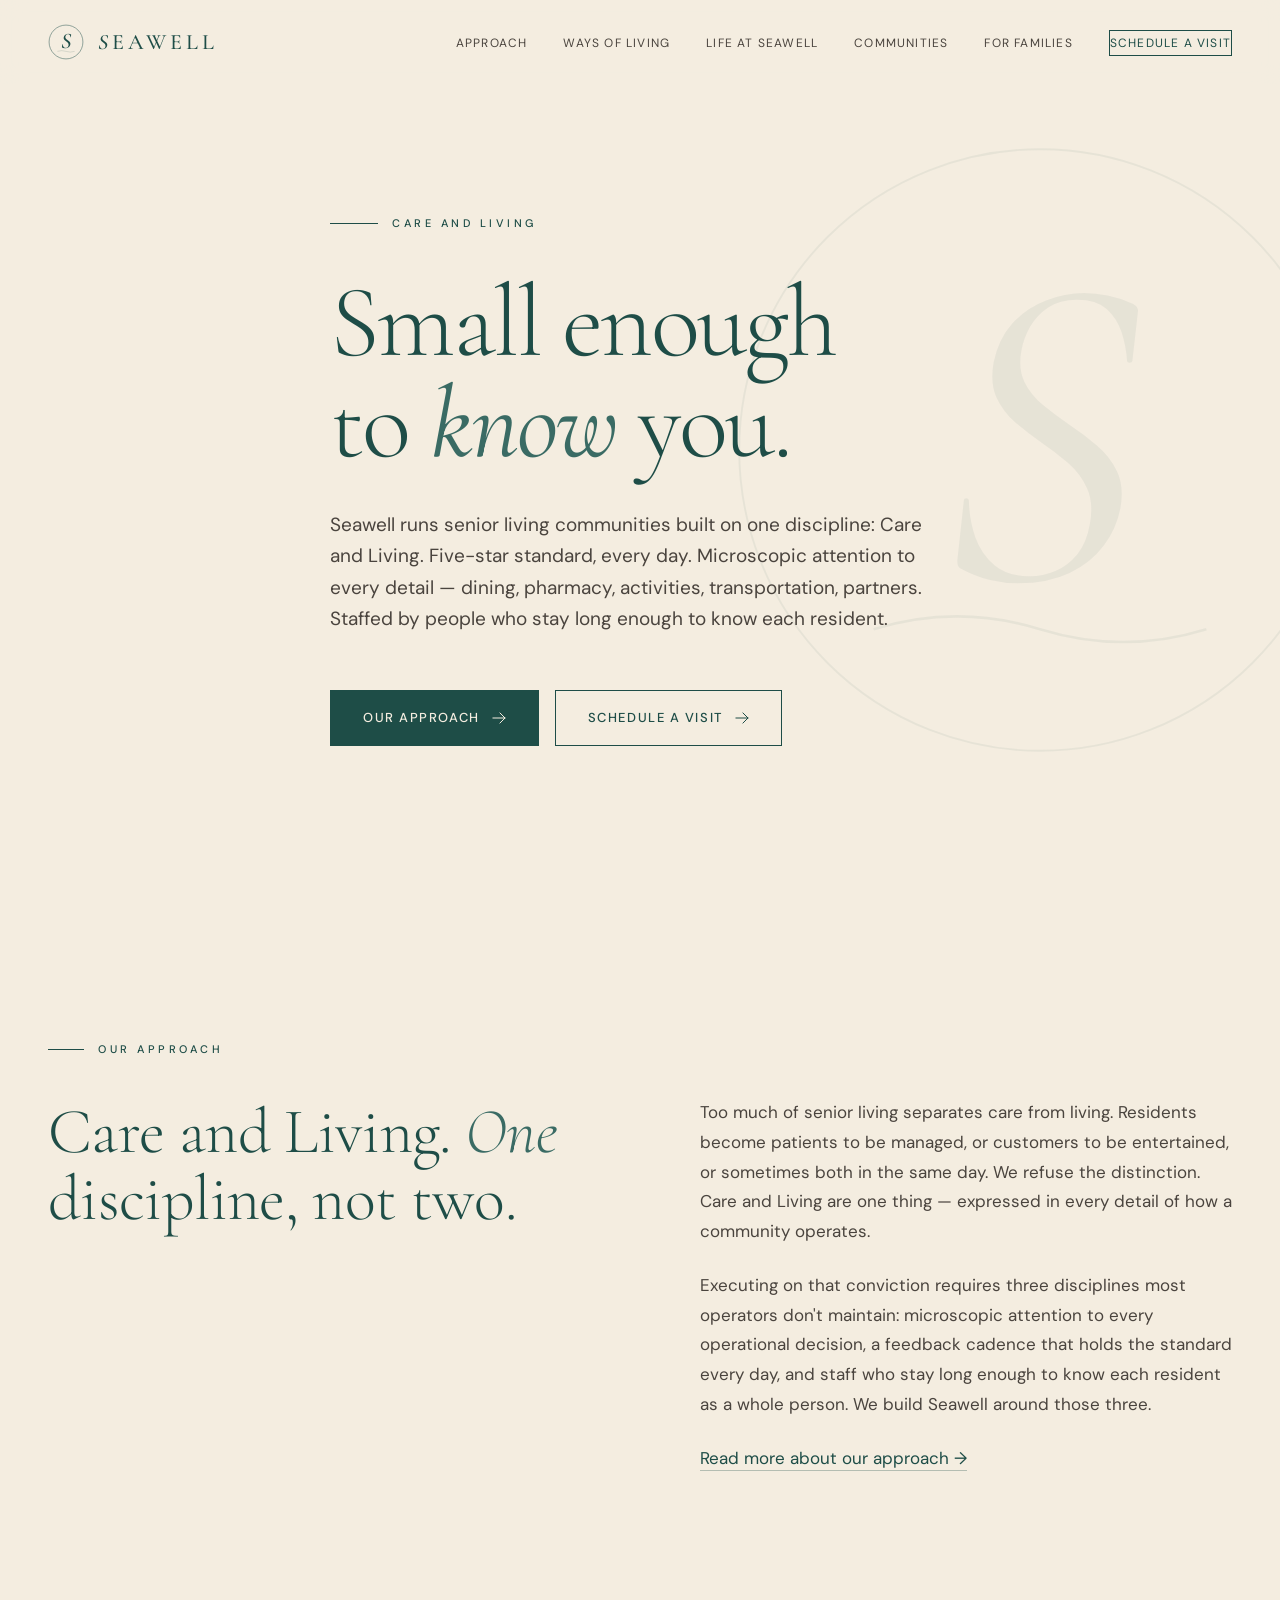
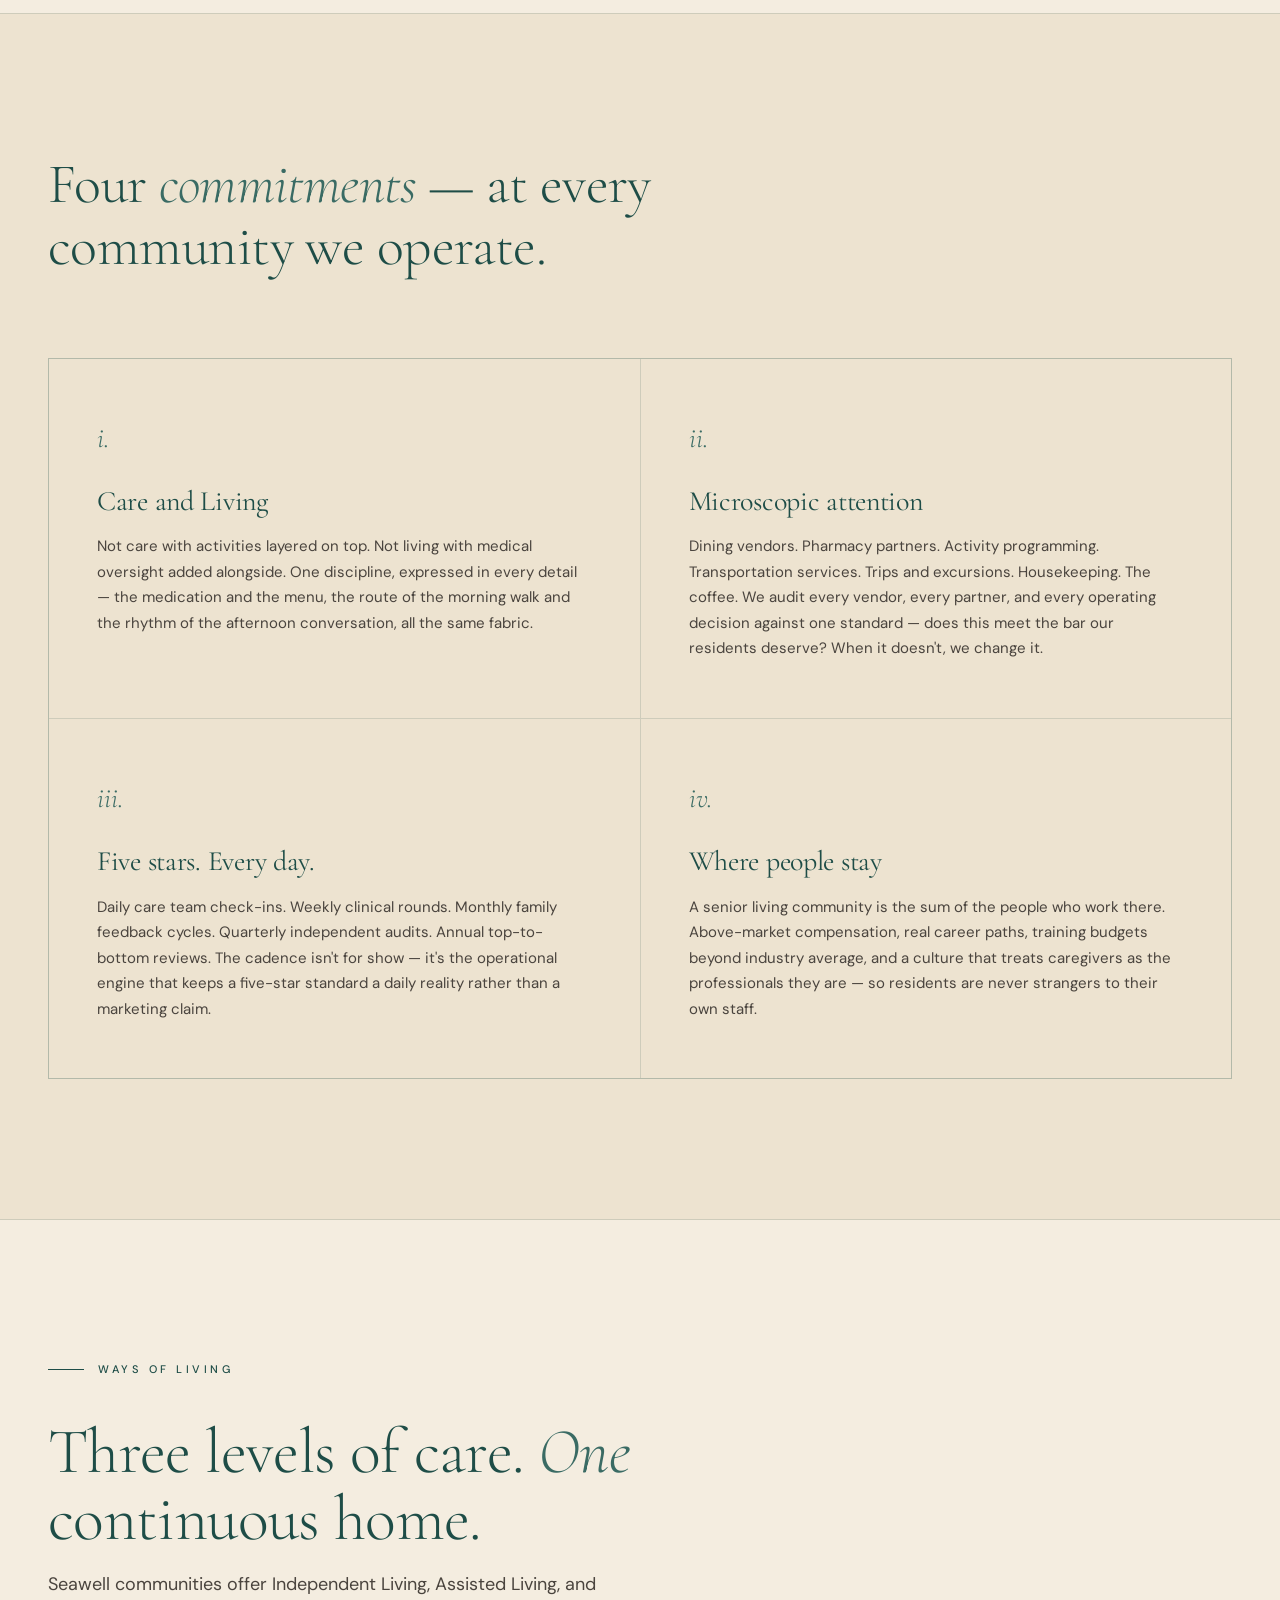
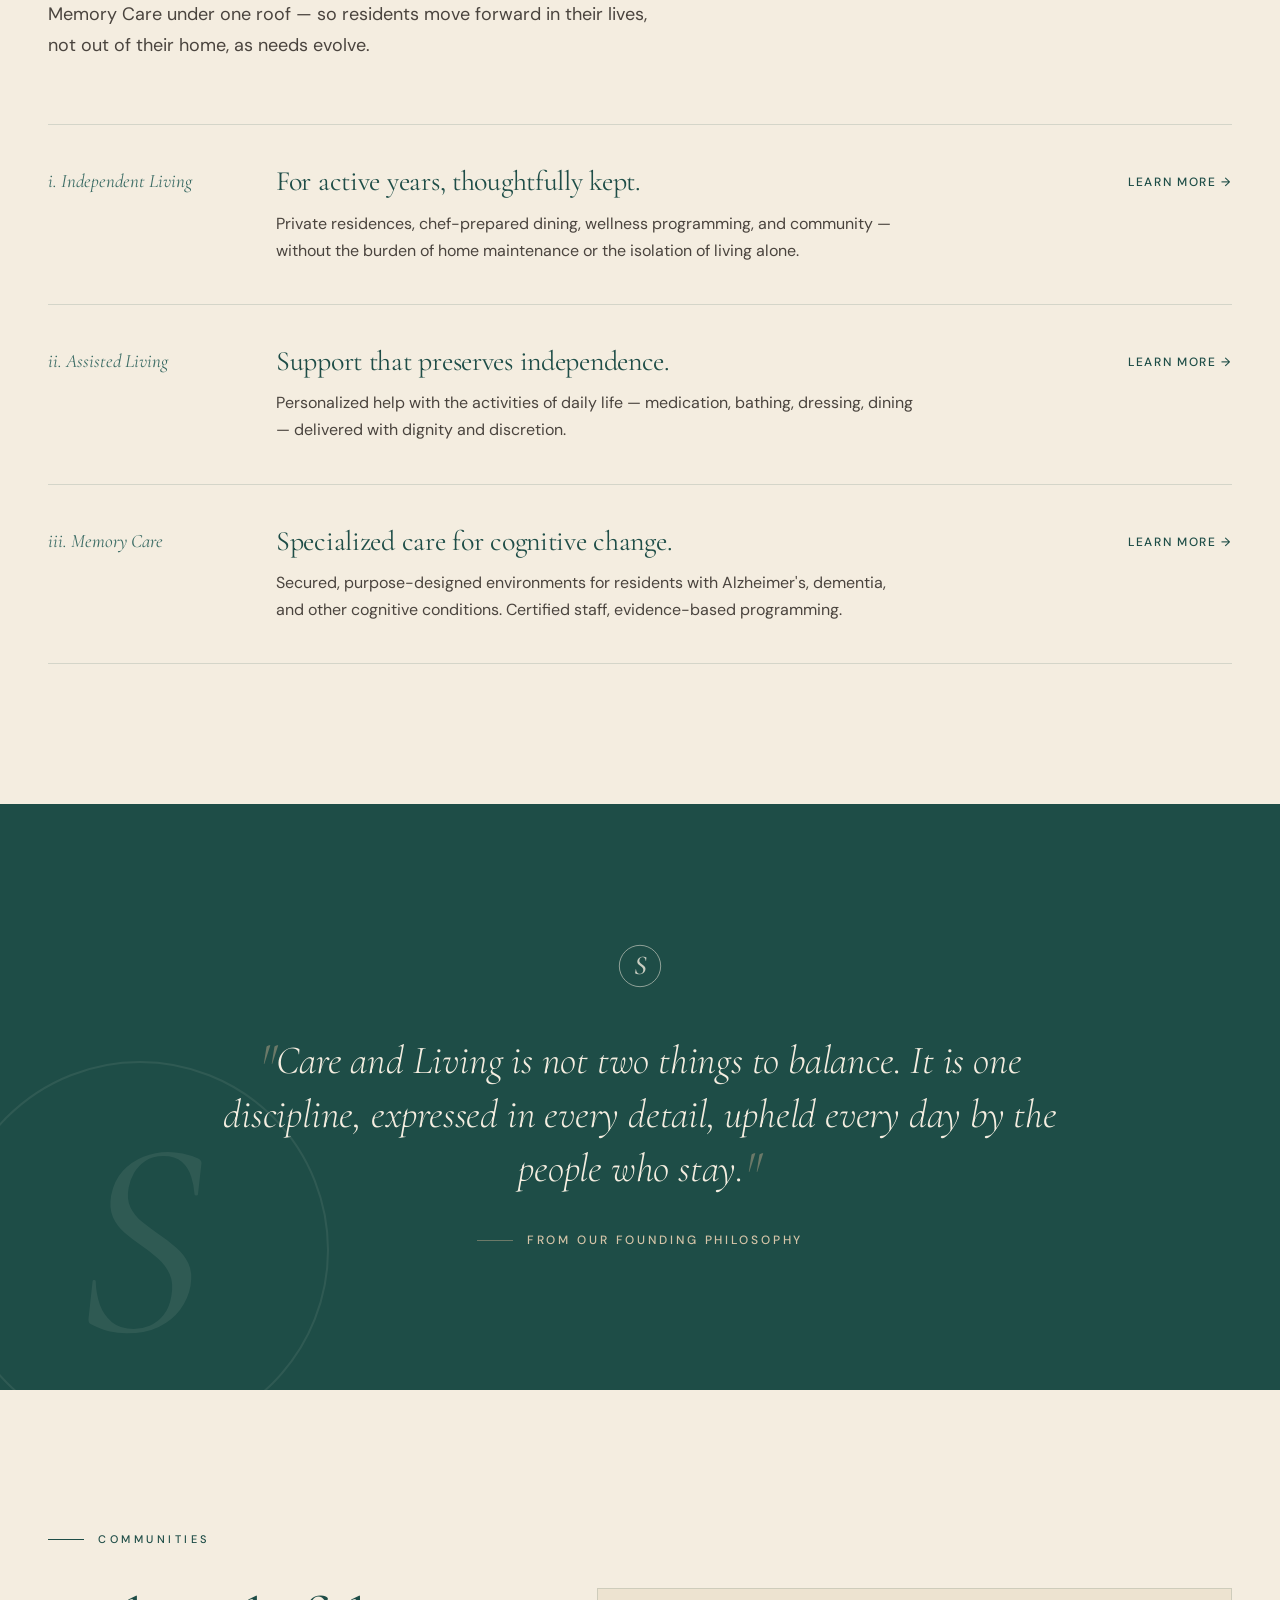
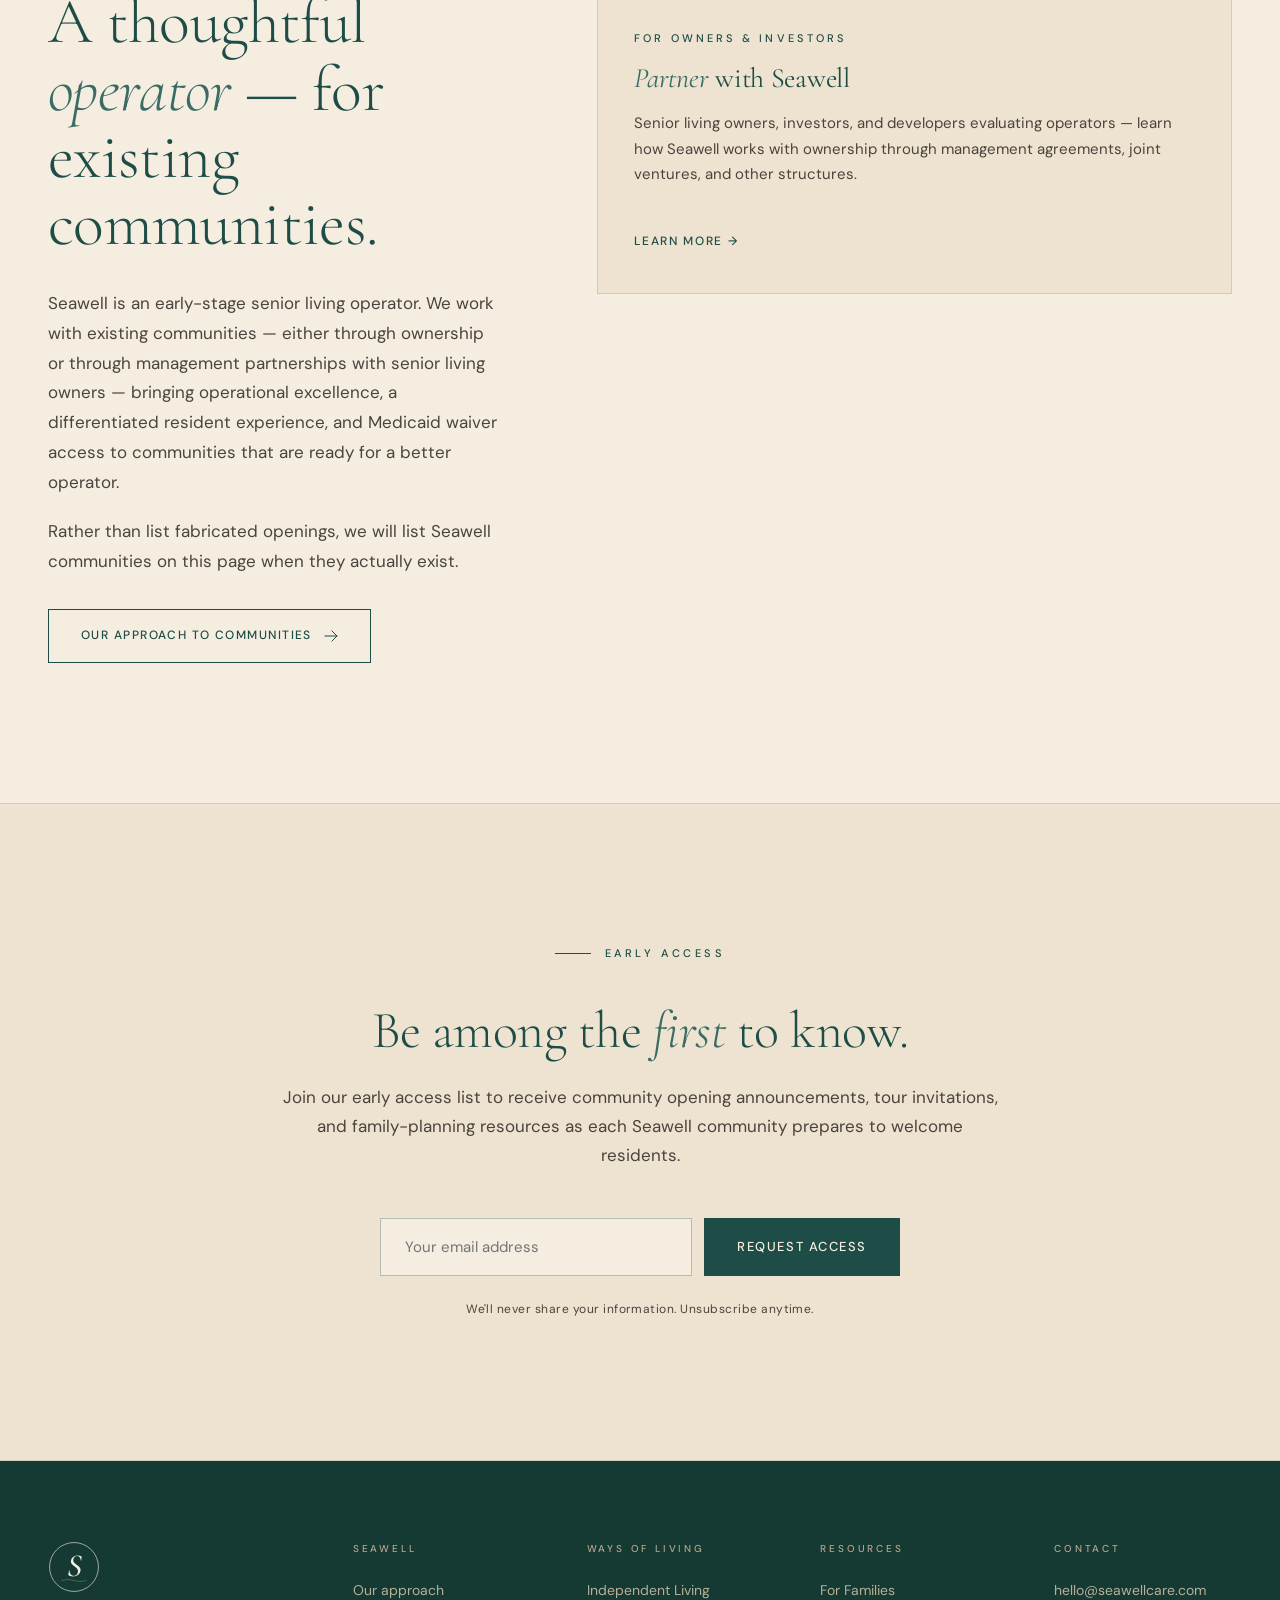
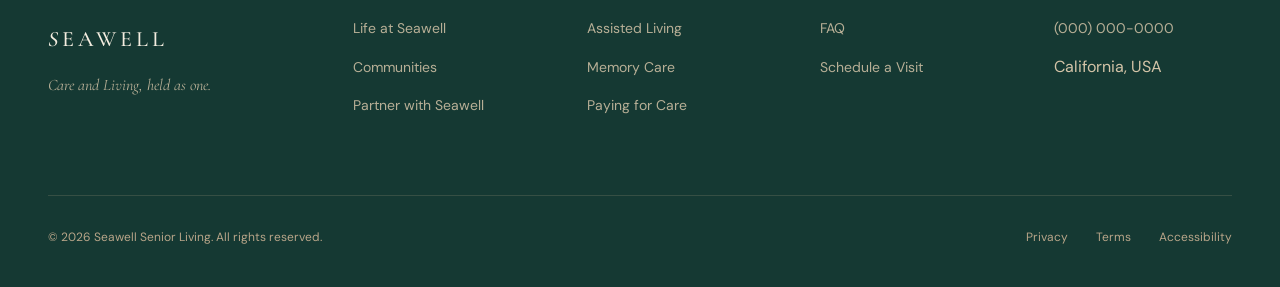
<file: index.html>
<!DOCTYPE html>
<html lang="en">
<head>
<meta charset="UTF-8">
<meta name="viewport" content="width=device-width, initial-scale=1.0">
<title>Seawell — Senior Living & Memory Care</title>
<meta name="description" content="Seawell runs senior living communities built on a single discipline: Care and Living. Five-star standard. Microscopic attention. Staff who stay.">
<meta property="og:type" content="website">
<meta property="og:site_name" content="Seawell Senior Living">
<meta property="og:title" content="Seawell — Care and Living, held as one discipline">
<meta property="og:description" content="A senior living operator built on one discipline — Care and Living. Five-star standard every day. Microscopic attention to every detail. Staff who stay.">
<meta property="og:url" content="https://seawellcare.com/">
<meta property="og:image" content="https://seawellcare.com/og-image.png">
<meta property="og:image:width" content="1200">
<meta property="og:image:height" content="1200">
<meta property="og:image:alt" content="Seawell Senior Living">
<meta property="og:image:type" content="image/png">
<meta name="twitter:card" content="summary_large_image">
<meta name="twitter:title" content="Seawell — Care and Living, held as one discipline">
<meta name="twitter:description" content="A senior living operator built on one discipline — Care and Living. Five-star standard every day. Microscopic attention to every detail. Staff who stay.">
<meta name="twitter:image" content="https://seawellcare.com/og-image.png">
<meta name="twitter:image:alt" content="Seawell Senior Living">
<link rel="canonical" href="https://seawellcare.com/">
<link rel="icon" type="image/svg+xml" href="/favicon.svg">
<link rel="apple-touch-icon" href="/favicon.svg">
<link rel="preconnect" href="https://fonts.googleapis.com">
<link rel="preconnect" href="https://fonts.gstatic.com" crossorigin>
<link href="https://fonts.googleapis.com/css2?family=Cormorant+Garamond:ital,wght@0,300;0,400;0,500;0,600;1,300;1,400;1,500;1,600&family=DM+Sans:ital,opsz,wght@0,9..40,300;0,9..40,400;0,9..40,500;1,9..40,400&display=swap" rel="stylesheet">
<link rel="stylesheet" href="styles.css">
<style>
.hero { min-height: 100vh; display: flex; align-items: center; padding: 180px 0 120px; position: relative; overflow: hidden; }
.hero-bg-mark { position: absolute; right: -80px; top: 50%; transform: translateY(-50%); width: 640px; height: 640px; opacity: 0.06; pointer-events: none; }
.hero-inner { position: relative; z-index: 2; max-width: 880px; }
.hero-eyebrow { display: flex; align-items: center; gap: 14px; font-size: 11px; font-weight: 500; letter-spacing: 0.32em; text-transform: uppercase; color: var(--teal); margin-bottom: 40px; }
.hero-eyebrow::before { content: ''; width: 48px; height: 0.5px; background: var(--teal); }
.hero-title { font-size: clamp(52px, 8vw, 108px); font-weight: 300; line-height: 0.98; letter-spacing: -0.025em; margin-bottom: 36px; }
.hero-title em { font-style: italic; font-weight: 400; color: var(--teal-soft); }
.hero-subtitle { font-size: 19px; line-height: 1.65; color: var(--charcoal-soft); max-width: 620px; margin-bottom: 56px; }
.hero-ctas { display: flex; gap: 16px; flex-wrap: wrap; }
.approach-grid { display: grid; grid-template-columns: 1fr 1fr; gap: 120px; align-items: start; }
@media (max-width: 968px) { .approach-grid { grid-template-columns: 1fr; gap: 64px; } }
.approach-heading { font-size: clamp(40px, 5vw, 64px); font-weight: 300; line-height: 1.05; margin-bottom: 32px; }
.approach-heading em { font-style: italic; color: var(--teal-soft); }
.pillars-heading { font-size: clamp(36px, 4.5vw, 56px); font-weight: 300; line-height: 1.1; margin-bottom: 80px; max-width: 720px; }
.pillars-heading em { font-style: italic; color: var(--teal-soft); }
.pillars-grid { display: grid; grid-template-columns: repeat(2, 1fr); gap: 1px; background: var(--line); border: 0.5px solid var(--line); }
@media (max-width: 768px) { .pillars-grid { grid-template-columns: 1fr; } }
.pillar { background: var(--ivory-warm); padding: 56px 48px; transition: background 0.4s ease; }
.pillar:hover { background: var(--ivory); }
.pillar-number { font-family: var(--serif); font-style: italic; font-size: 28px; font-weight: 300; color: var(--teal-soft); margin-bottom: 24px; display: block; }
.pillar-title { font-size: 28px; font-weight: 400; margin-bottom: 16px; line-height: 1.2; }
.pillar-body { font-size: 15px; line-height: 1.7; color: var(--charcoal-soft); }
.editorial-mark { position: absolute; left: -60px; bottom: -60px; width: 400px; height: 400px; opacity: 0.08; pointer-events: none; }
.communities-heading { font-size: clamp(40px, 5vw, 64px); font-weight: 300; line-height: 1.05; margin-bottom: 32px; }
.communities-heading em { font-style: italic; color: var(--teal-soft); }
.community-item { display: flex; justify-content: space-between; align-items: baseline; padding: 28px 0; border-top: 0.5px solid var(--line); }
.community-item:last-child { border-bottom: 0.5px solid var(--line); }
.community-name { font-family: var(--serif); font-size: 24px; font-weight: 400; color: var(--teal); }
.community-name em { font-style: italic; color: var(--teal-soft); }
.community-status { font-size: 11px; letter-spacing: 0.22em; text-transform: uppercase; color: var(--sand); font-weight: 500; }
.community-status.confirmed { color: var(--teal-soft); }
.access-inner { max-width: 720px; margin: 0 auto; text-align: center; }
.access-heading { font-size: clamp(36px, 4.5vw, 52px); font-weight: 300; line-height: 1.1; margin-bottom: 24px; }
.access-heading em { font-style: italic; color: var(--teal-soft); }
.access-body { font-size: 17px; line-height: 1.7; color: var(--charcoal-soft); margin-bottom: 48px; }
.access-form { display: flex; gap: 12px; max-width: 520px; margin: 0 auto; flex-wrap: wrap; justify-content: center; }
.access-form input[type="email"] { flex: 1; min-width: 260px; padding: 18px 24px; font-family: var(--sans); font-size: 15px; background: var(--ivory); border: 0.5px solid var(--line-strong); color: var(--charcoal); outline: none; transition: border-color 0.3s ease; }
.access-form input[type="email"]:focus { border-color: var(--teal); }
.access-note { margin-top: 24px; font-size: 12px; color: var(--charcoal-soft); letter-spacing: 0.04em; }
</style>
</head>
<body>

<nav class="site-nav" id="nav">
  <div class="container nav-inner">
    <a href="index.html" class="nav-logo" aria-label="Seawell home" aria-current="page">
      <svg viewBox="0 0 100 100" xmlns="http://www.w3.org/2000/svg" aria-hidden="true">
        <circle cx="50" cy="50" r="47" fill="none" stroke="#1E4D47" stroke-width="1.3"/>
        <text x="50" y="68" text-anchor="middle" font-family="Cormorant Garamond, Didot, Georgia, serif" font-size="62" font-style="italic" font-weight="500" fill="#1E4D47">S</text>
        <path d="M 26 76 Q 38 72 50 76 T 74 76" fill="none" stroke="#1E4D47" stroke-width="0.9" opacity="0.45"/>
      </svg>
      <span class="nav-logo-text"><span class="italic-s">S</span>EAWELL</span>
    </a>
    <button class="nav-toggle" id="navToggle" aria-label="Menu" aria-expanded="false" aria-controls="navLinks"><span></span><span></span><span></span></button>
    <ul class="nav-links" id="navLinks">
      <li><a href="about.html">Approach</a></li>
      <li><a href="living.html">Ways of Living</a></li>
      <li><a href="life.html">Life at Seawell</a></li>
      <li><a href="communities.html">Communities</a></li>
      <li><a href="families.html">For Families</a></li>
      <li><a href="contact.html" class="nav-cta">Schedule a Visit</a></li>
    </ul>
  </div>
</nav>

<section class="hero" id="top">
  <svg class="hero-bg-mark" viewBox="0 0 100 100" xmlns="http://www.w3.org/2000/svg" aria-hidden="true">
    <circle cx="50" cy="50" r="47" fill="none" stroke="#1E4D47" stroke-width="0.3"/>
    <text x="50" y="70" text-anchor="middle" font-family="Cormorant Garamond, Didot, Georgia, serif" font-size="70" font-style="italic" fill="#1E4D47">S</text>
    <path d="M 24 78 Q 37 74 50 78 T 76 78" fill="none" stroke="#1E4D47" stroke-width="0.4"/>
  </svg>
  <div class="container hero-inner">
    <div class="hero-eyebrow hero-anim-1">Care and Living</div>
    <h1 class="hero-title hero-anim-2">Small enough<br>to <em>know</em> you.</h1>
    <p class="hero-subtitle hero-anim-3">Seawell runs senior living communities built on one discipline: Care and Living. Five-star standard, every day. Microscopic attention to every detail — dining, pharmacy, activities, transportation, partners. Staffed by people who stay long enough to know each resident.</p>
    <div class="hero-ctas hero-anim-4">
      <a href="about.html" class="btn btn-primary">Our approach
        <svg class="arrow" viewBox="0 0 14 14" xmlns="http://www.w3.org/2000/svg" aria-hidden="true"><path d="M1 7h12m-5-5l5 5-5 5" stroke="currentColor" stroke-width="1" fill="none" stroke-linecap="square"/></svg>
      </a>
      <a href="contact.html" class="btn btn-secondary">Schedule a visit
        <svg class="arrow" viewBox="0 0 14 14" xmlns="http://www.w3.org/2000/svg" aria-hidden="true"><path d="M1 7h12m-5-5l5 5-5 5" stroke="currentColor" stroke-width="1" fill="none" stroke-linecap="square"/></svg>
      </a>
    </div>
  </div>
</section>

<section class="standard" id="approach">
  <div class="container">
    <div class="section-label">Our approach</div>
    <div class="approach-grid">
      <h2 class="approach-heading reveal">Care and Living. <em>One</em> discipline, not two.</h2>
      <div class="prose reveal">
        <p>Too much of senior living separates care from living. Residents become patients to be managed, or customers to be entertained, or sometimes both in the same day. We refuse the distinction. Care and Living are one thing — expressed in every detail of how a community operates.</p>
        <p>Executing on that conviction requires three disciplines most operators don't maintain: microscopic attention to every operational decision, a feedback cadence that holds the standard every day, and staff who stay long enough to know each resident as a whole person. We build Seawell around those three.</p>
        <p><a href="about.html">Read more about our approach →</a></p>
      </div>
    </div>
  </div>
</section>

<section class="band">
  <div class="container">
    <h2 class="pillars-heading reveal">Four <em>commitments</em> — at every community we operate.</h2>
    <div class="pillars-grid">
      <div class="pillar reveal">
        <span class="pillar-number">i.</span>
        <h3 class="pillar-title">Care and Living</h3>
        <p class="pillar-body">Not care with activities layered on top. Not living with medical oversight added alongside. One discipline, expressed in every detail — the medication and the menu, the route of the morning walk and the rhythm of the afternoon conversation, all the same fabric.</p>
      </div>
      <div class="pillar reveal">
        <span class="pillar-number">ii.</span>
        <h3 class="pillar-title">Microscopic attention</h3>
        <p class="pillar-body">Dining vendors. Pharmacy partners. Activity programming. Transportation services. Trips and excursions. Housekeeping. The coffee. We audit every vendor, every partner, and every operating decision against one standard — does this meet the bar our residents deserve? When it doesn't, we change it.</p>
      </div>
      <div class="pillar reveal">
        <span class="pillar-number">iii.</span>
        <h3 class="pillar-title">Five stars. Every day.</h3>
        <p class="pillar-body">Daily care team check-ins. Weekly clinical rounds. Monthly family feedback cycles. Quarterly independent audits. Annual top-to-bottom reviews. The cadence isn't for show — it's the operational engine that keeps a five-star standard a daily reality rather than a marketing claim.</p>
      </div>
      <div class="pillar reveal">
        <span class="pillar-number">iv.</span>
        <h3 class="pillar-title">Where people stay</h3>
        <p class="pillar-body">A senior living community is the sum of the people who work there. Above-market compensation, real career paths, training budgets beyond industry average, and a culture that treats caregivers as the professionals they are — so residents are never strangers to their own staff.</p>
      </div>
    </div>
  </div>
</section>

<section class="standard" id="living">
  <div class="container">
    <div class="section-label">Ways of living</div>
    <h2 class="approach-heading reveal" style="margin-bottom:16px;max-width:840px">Three levels of care. <em>One</em> continuous home.</h2>
    <p class="reveal" style="font-size:18px;color:var(--charcoal-soft);max-width:620px;margin-bottom:64px;line-height:1.7;">Seawell communities offer Independent Living, Assisted Living, and Memory Care under one roof — so residents move forward in their lives, not out of their home, as needs evolve.</p>
    <div class="row-list">
      <a href="independent-living.html" class="row-item reveal">
        <span class="row-label">i. Independent Living</span>
        <div>
          <h3 class="row-title">For active years, thoughtfully kept.</h3>
          <p class="row-body">Private residences, chef-prepared dining, wellness programming, and community — without the burden of home maintenance or the isolation of living alone.</p>
        </div>
        <span class="row-arrow">Learn more →</span>
      </a>
      <a href="assisted-living.html" class="row-item reveal">
        <span class="row-label">ii. Assisted Living</span>
        <div>
          <h3 class="row-title">Support that preserves independence.</h3>
          <p class="row-body">Personalized help with the activities of daily life — medication, bathing, dressing, dining — delivered with dignity and discretion.</p>
        </div>
        <span class="row-arrow">Learn more →</span>
      </a>
      <a href="memory-care.html" class="row-item reveal">
        <span class="row-label">iii. Memory Care</span>
        <div>
          <h3 class="row-title">Specialized care for cognitive change.</h3>
          <p class="row-body">Secured, purpose-designed environments for residents with Alzheimer's, dementia, and other cognitive conditions. Certified staff, evidence-based programming.</p>
        </div>
        <span class="row-arrow">Learn more →</span>
      </a>
    </div>
  </div>
</section>

<section class="deep" style="position:relative;overflow:hidden;">
  <svg class="editorial-mark" viewBox="0 0 100 100" xmlns="http://www.w3.org/2000/svg" aria-hidden="true">
    <circle cx="50" cy="50" r="47" fill="none" stroke="#F4EDE0" stroke-width="0.5"/>
    <text x="50" y="70" text-anchor="middle" font-family="Cormorant Garamond, Didot, Georgia, serif" font-size="70" font-style="italic" fill="#F4EDE0">S</text>
  </svg>
  <div class="container">
    <div class="pull-quote">
      <svg class="pull-quote-mark" viewBox="0 0 100 100" xmlns="http://www.w3.org/2000/svg" aria-hidden="true">
        <circle cx="50" cy="50" r="47" fill="none" stroke="#F4EDE0" stroke-width="1.5"/>
        <text x="50" y="68" text-anchor="middle" font-family="Cormorant Garamond, Didot, Georgia, serif" font-size="62" font-style="italic" font-weight="500" fill="#F4EDE0">S</text>
      </svg>
      <p class="pull-quote-text" style="color:var(--ivory)">Care and Living is not two things to balance. It is one discipline, expressed in every detail, upheld every day by the people who stay.</p>
      <div class="pull-quote-attr">From our founding philosophy</div>
    </div>
  </div>
</section>

<section class="standard" id="communities">
  <div class="container">
    <div class="section-label">Communities</div>
    <div class="two-col-wide">
      <div class="reveal">
        <h2 class="communities-heading">A thoughtful <em>operator</em> — for existing communities.</h2>
        <p class="prose">Seawell is an early-stage senior living operator. We work with existing communities — either through ownership or through management partnerships with senior living owners — bringing operational excellence, a differentiated resident experience, and Medicaid waiver access to communities that are ready for a better operator.</p>
        <p class="prose" style="margin-top:20px">Rather than list fabricated openings, we will list Seawell communities on this page when they actually exist.</p>
        <p style="margin-top:32px"><a href="communities.html" class="btn btn-secondary" style="font-size:12px">Our approach to communities
          <svg class="arrow" viewBox="0 0 14 14" aria-hidden="true"><path d="M1 7h12m-5-5l5 5-5 5" stroke="currentColor" stroke-width="1" fill="none" stroke-linecap="square"/></svg>
        </a></p>
      </div>
      <div class="reveal">
        <a href="partner.html" class="cross-link" style="display:block;background:var(--ivory-warm);padding:40px 36px;border:0.5px solid var(--line);text-decoration:none;color:inherit;transition:background 0.4s ease;">
          <span class="cross-link-label">For owners & investors</span>
          <h3 class="cross-link-title" style="margin-top:8px"><em>Partner</em> with Seawell</h3>
          <p class="card-body" style="margin-top:16px">Senior living owners, investors, and developers evaluating operators — learn how Seawell works with ownership through management agreements, joint ventures, and other structures.</p>
          <span class="cross-link-arrow">Learn more →</span>
        </a>
      </div>
    </div>
  </div>
</section>

<section class="band" id="access">
  <div class="container">
    <div class="access-inner">
      <div class="section-label centered">Early access</div>
      <h2 class="access-heading reveal">Be among the <em>first</em> to know.</h2>
      <p class="access-body reveal">Join our early access list to receive community opening announcements, tour invitations, and family-planning resources as each Seawell community prepares to welcome residents.</p>
      <form class="access-form reveal" name="early-access" netlify action="/thank-you.html">
        <input type="email" name="email" placeholder="Your email address" required aria-label="Email address">
        <button type="submit" class="btn btn-primary">Request access</button>
      </form>
      <p class="access-note">We'll never share your information. Unsubscribe anytime.</p>
    </div>
  </div>
</section>

<footer class="site-footer">
  <div class="container">
    <div class="footer-grid">
      <div class="footer-brand">
        <svg viewBox="0 0 100 100" xmlns="http://www.w3.org/2000/svg" aria-hidden="true">
          <circle cx="50" cy="50" r="47" fill="none" stroke="#F4EDE0" stroke-width="1.2"/>
          <text x="50" y="68" text-anchor="middle" font-family="Cormorant Garamond, Didot, Georgia, serif" font-size="62" font-style="italic" font-weight="500" fill="#F4EDE0">S</text>
          <path d="M 26 76 Q 38 72 50 76 T 74 76" fill="none" stroke="#F4EDE0" stroke-width="0.9" opacity="0.5"/>
        </svg>
        <div class="footer-brand-name"><span class="italic-s">S</span>EAWELL</div>
        <p class="footer-tagline">Care and Living, held as one.</p>
      </div>
      <div class="footer-col">
        <div class="footer-col-label">Seawell</div>
        <ul>
          <li><a href="about.html">Our approach</a></li>
          <li><a href="life.html">Life at Seawell</a></li>
          <li><a href="communities.html">Communities</a></li>
          <li><a href="partner.html">Partner with Seawell</a></li>
        </ul>
      </div>
      <div class="footer-col">
        <div class="footer-col-label">Ways of Living</div>
        <ul>
          <li><a href="independent-living.html">Independent Living</a></li>
          <li><a href="assisted-living.html">Assisted Living</a></li>
          <li><a href="memory-care.html">Memory Care</a></li>
          <li><a href="paying.html">Paying for Care</a></li>
        </ul>
      </div>
      <div class="footer-col">
        <div class="footer-col-label">Resources</div>
        <ul>
          <li><a href="families.html">For Families</a></li>
          <li><a href="families.html#faq">FAQ</a></li>
          <li><a href="contact.html">Schedule a Visit</a></li>
        </ul>
      </div>
      <div class="footer-col">
        <div class="footer-col-label">Contact</div>
        <ul>
          <li><a href="mailto:hello@seawellcare.com">hello@seawellcare.com</a></li>
          <li><a href="tel:+10000000000">(000) 000-0000</a></li>
          <li>California, USA</li>
        </ul>
      </div>
    </div>
    <div class="footer-bottom">
      <div>© 2026 Seawell Senior Living. All rights reserved.</div>
      <div class="footer-legal">
        <a href="#">Privacy</a>
        <a href="#">Terms</a>
        <a href="#">Accessibility</a>
      </div>
    </div>
  </div>
</footer>

<script src="main.js"></script>
</body>
</html>
</file>
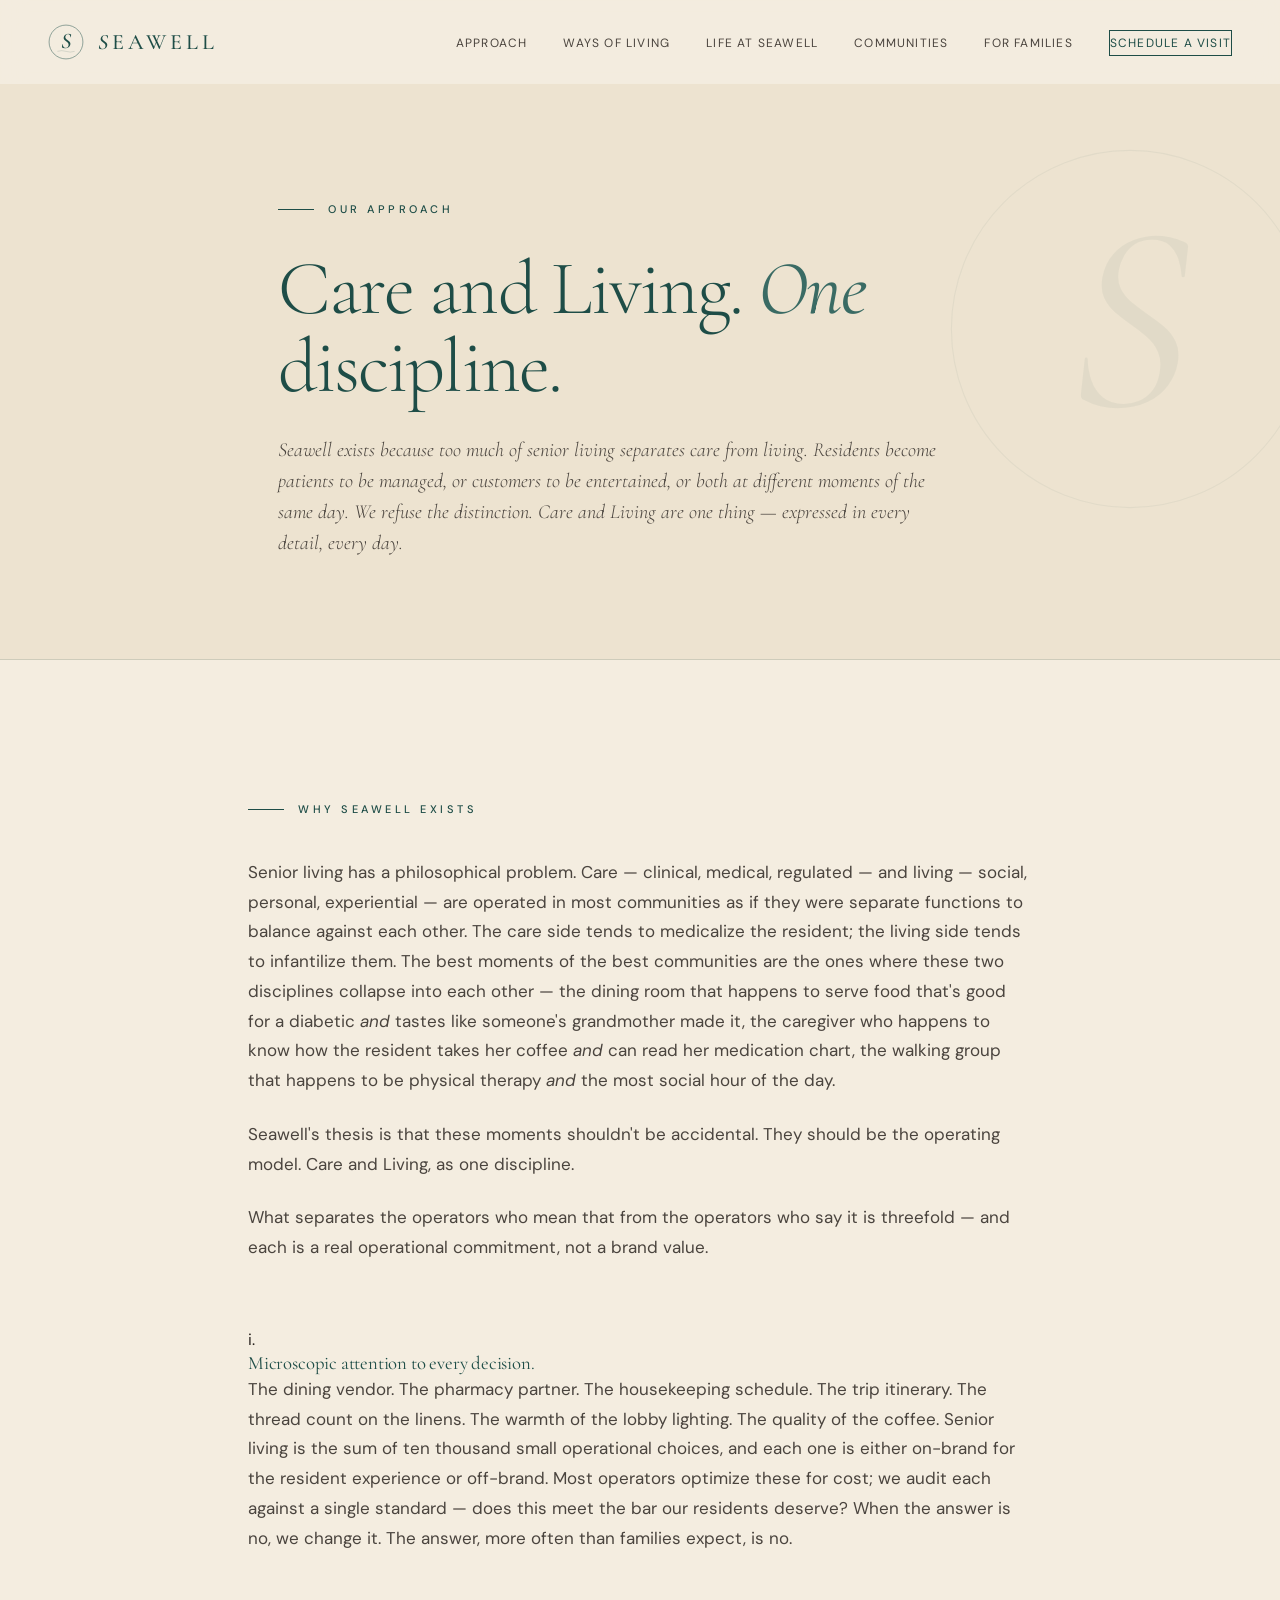
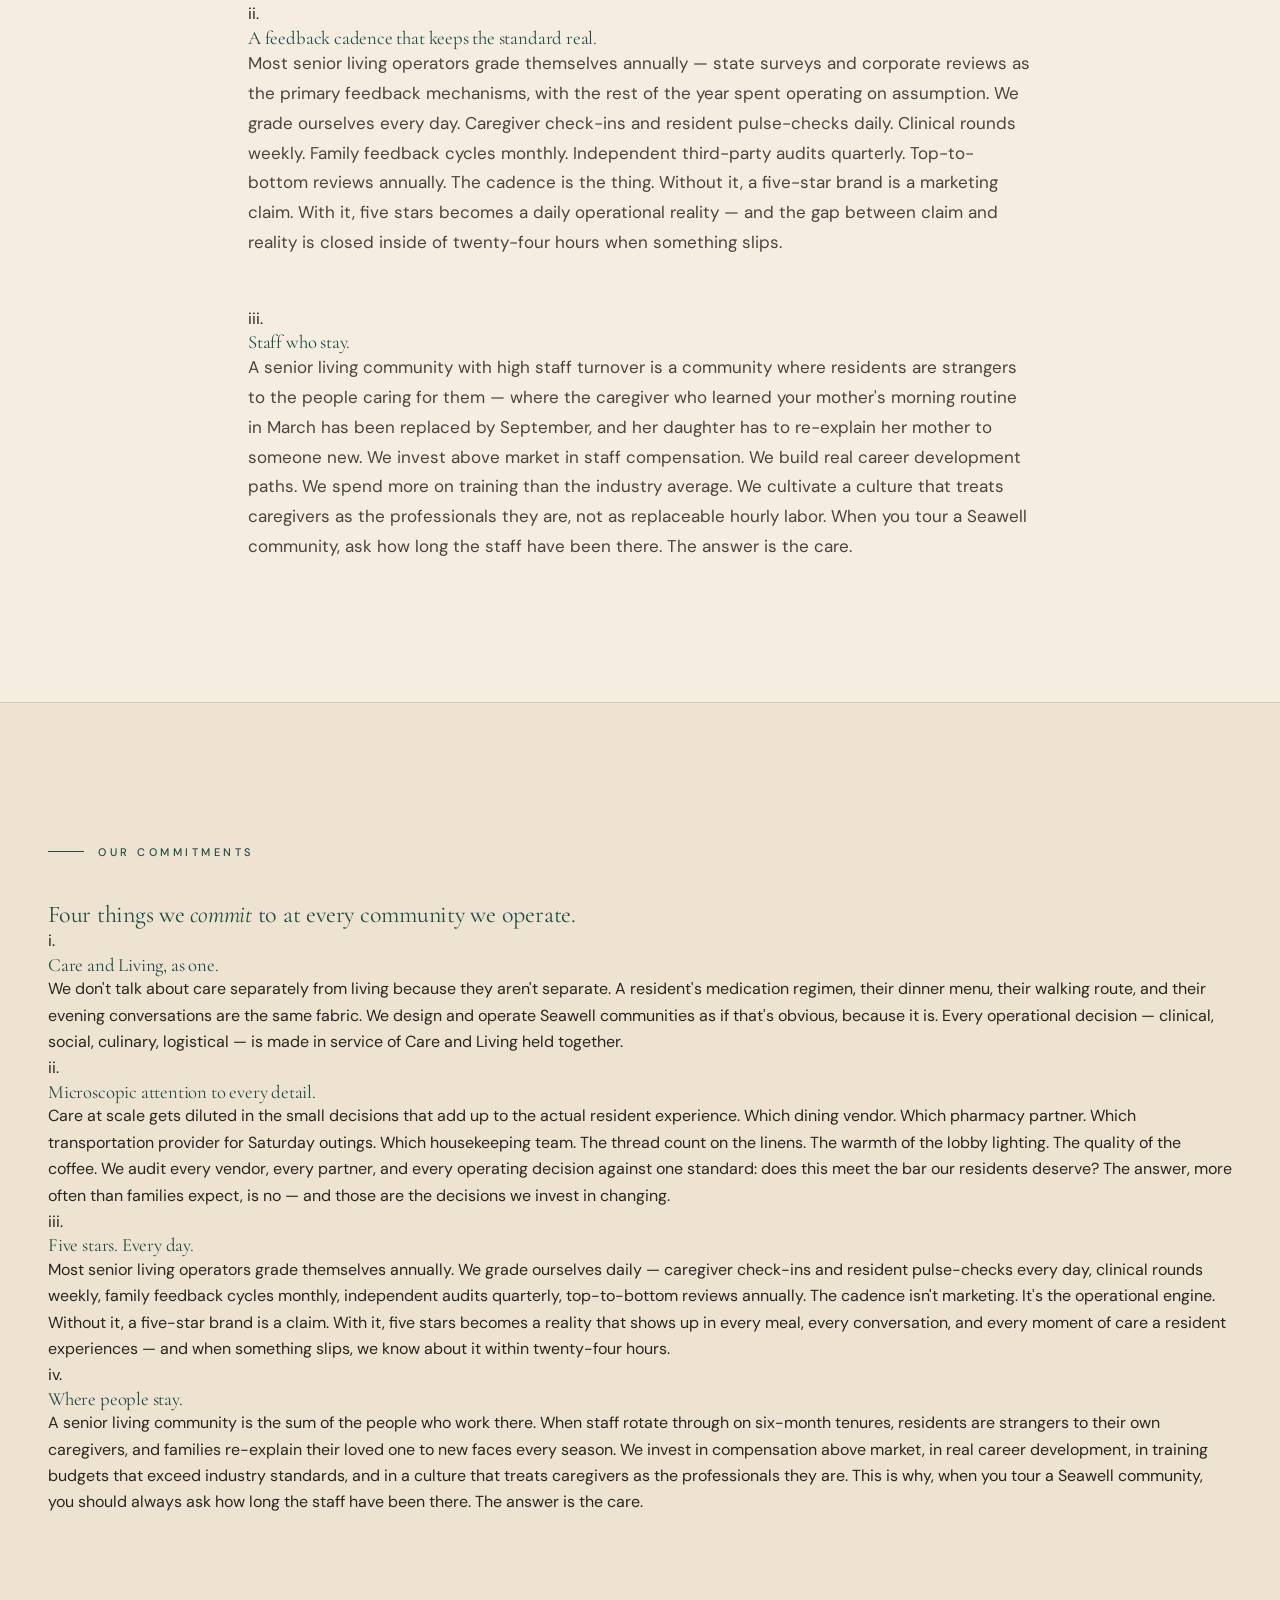
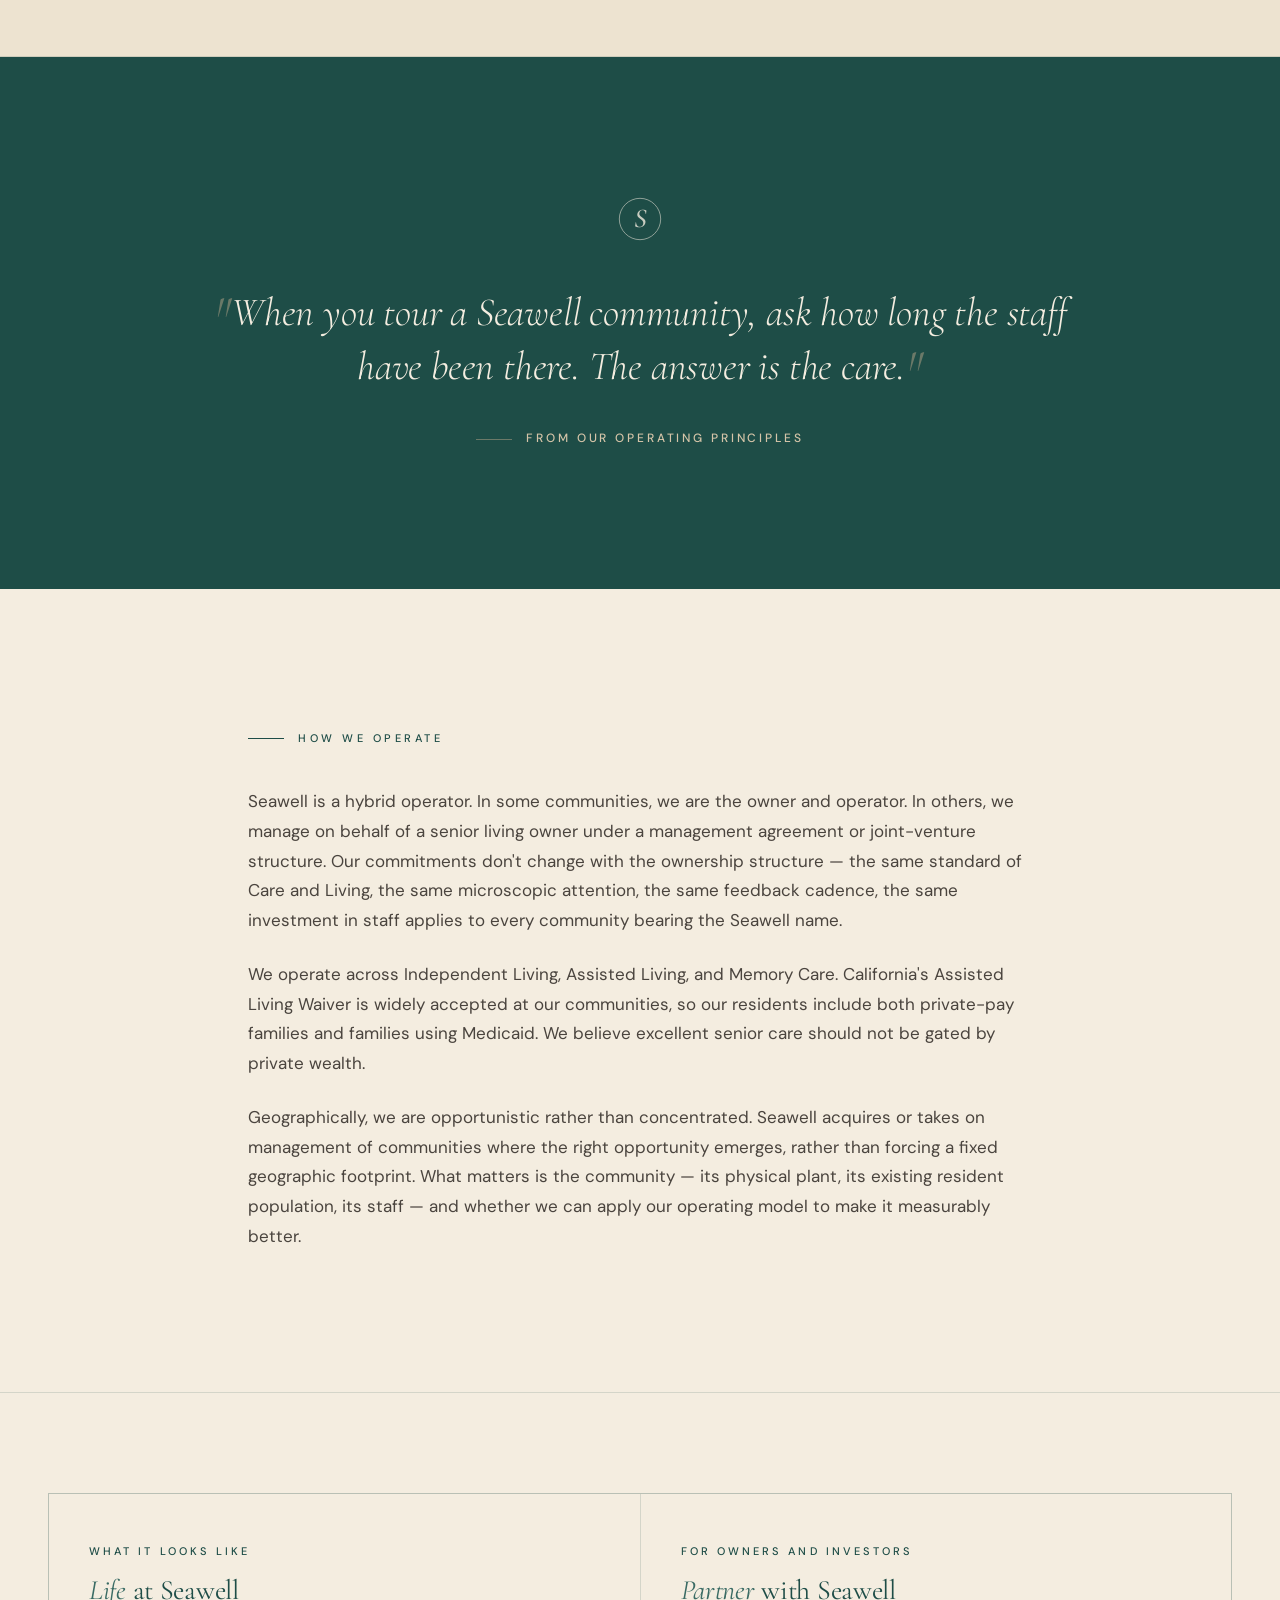
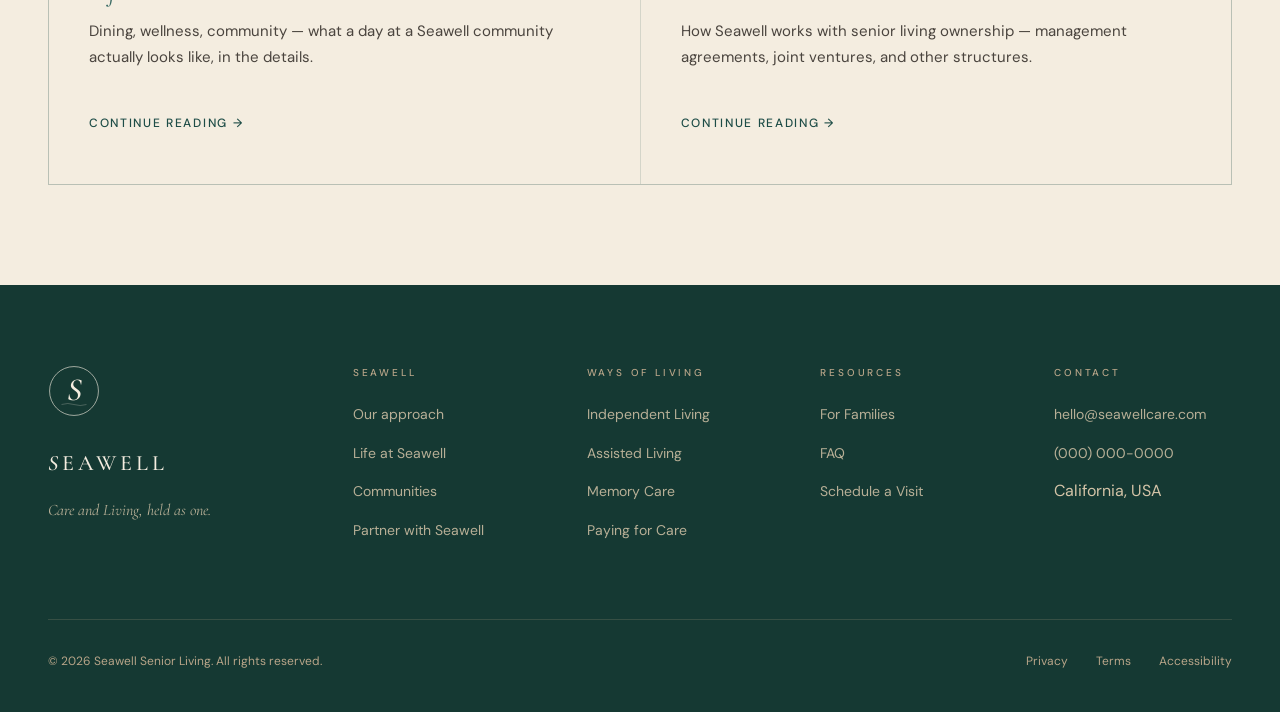
<file: about.html>
<!DOCTYPE html>
<html lang="en">
<head>
<meta charset="UTF-8">
<meta name="viewport" content="width=device-width, initial-scale=1.0">
<title>Our Approach — Seawell Senior Living</title>
<meta name="description" content="Care and Living. One discipline, not two. Seawell's thesis: the care older adults need and the lives they are living are one thing, expressed in every detail.">
<meta property="og:type" content="website">
<meta property="og:site_name" content="Seawell Senior Living">
<meta property="og:title" content="Our Approach — Seawell Senior Living">
<meta property="og:description" content="Care and Living. One discipline, not two. The thesis behind Seawell — and the three disciplines that make it real: microscopic attention, a daily feedback cadence, and staff who stay.">
<meta property="og:url" content="https://seawellcare.com/about.html">
<meta property="og:image" content="https://seawellcare.com/og-image.png">
<meta property="og:image:width" content="1200">
<meta property="og:image:height" content="1200">
<meta property="og:image:alt" content="Seawell Senior Living">
<meta property="og:image:type" content="image/png">
<meta name="twitter:card" content="summary_large_image">
<meta name="twitter:title" content="Our Approach — Seawell Senior Living">
<meta name="twitter:description" content="Care and Living. One discipline, not two. The thesis behind Seawell.">
<meta name="twitter:image" content="https://seawellcare.com/og-image.png">
<meta name="twitter:image:alt" content="Seawell Senior Living">
<link rel="canonical" href="https://seawellcare.com/about.html">
<link rel="icon" type="image/svg+xml" href="/favicon.svg">
<link rel="apple-touch-icon" href="/favicon.svg">
<link rel="preconnect" href="https://fonts.googleapis.com">
<link rel="preconnect" href="https://fonts.gstatic.com" crossorigin>
<link href="https://fonts.googleapis.com/css2?family=Cormorant+Garamond:ital,wght@0,300;0,400;0,500;0,600;1,300;1,400;1,500;1,600&family=DM+Sans:ital,opsz,wght@0,9..40,300;0,9..40,400;0,9..40,500;1,9..40,400&display=swap" rel="stylesheet">
<link rel="stylesheet" href="styles.css">
</head>
<body>

<nav class="site-nav" id="nav">
  <div class="container nav-inner">
    <a href="index.html" class="nav-logo" aria-label="Seawell home">
      <svg viewBox="0 0 100 100" xmlns="http://www.w3.org/2000/svg" aria-hidden="true">
        <circle cx="50" cy="50" r="47" fill="none" stroke="#1E4D47" stroke-width="1.3"/>
        <text x="50" y="68" text-anchor="middle" font-family="Cormorant Garamond, Didot, Georgia, serif" font-size="62" font-style="italic" font-weight="500" fill="#1E4D47">S</text>
        <path d="M 26 76 Q 38 72 50 76 T 74 76" fill="none" stroke="#1E4D47" stroke-width="0.9" opacity="0.45"/>
      </svg>
      <span class="nav-logo-text"><span class="italic-s">S</span>EAWELL</span>
    </a>
    <button class="nav-toggle" id="navToggle" aria-label="Menu" aria-expanded="false" aria-controls="navLinks"><span></span><span></span><span></span></button>
    <ul class="nav-links" id="navLinks">
      <li><a href="about.html" aria-current="page">Approach</a></li>
      <li><a href="living.html">Ways of Living</a></li>
      <li><a href="life.html">Life at Seawell</a></li>
      <li><a href="communities.html">Communities</a></li>
      <li><a href="families.html">For Families</a></li>
      <li><a href="contact.html" class="nav-cta">Schedule a Visit</a></li>
    </ul>
  </div>
</nav>

<section class="page-hero">
  <svg class="page-hero-mark" viewBox="0 0 100 100" xmlns="http://www.w3.org/2000/svg" aria-hidden="true">
    <circle cx="50" cy="50" r="47" fill="none" stroke="#1E4D47" stroke-width="0.3"/>
    <text x="50" y="70" text-anchor="middle" font-family="Cormorant Garamond, Didot, Georgia, serif" font-size="70" font-style="italic" fill="#1E4D47">S</text>
  </svg>
  <div class="container page-hero-inner">
    <div class="page-hero-eyebrow">Our approach</div>
    <h1>Care and Living. <em>One</em> discipline.</h1>
    <p class="page-hero-lede">Seawell exists because too much of senior living separates care from living. Residents become patients to be managed, or customers to be entertained, or both at different moments of the same day. We refuse the distinction. Care and Living are one thing — expressed in every detail, every day.</p>
  </div>
</section>

<section class="standard">
  <div class="container-narrow">
    <div class="section-label">Why Seawell exists</div>
    <div class="prose reveal">
      <p>Senior living has a philosophical problem. Care — clinical, medical, regulated — and living — social, personal, experiential — are operated in most communities as if they were separate functions to balance against each other. The care side tends to medicalize the resident; the living side tends to infantilize them. The best moments of the best communities are the ones where these two disciplines collapse into each other — the dining room that happens to serve food that's good for a diabetic <em>and</em> tastes like someone's grandmother made it, the caregiver who happens to know how the resident takes her coffee <em>and</em> can read her medication chart, the walking group that happens to be physical therapy <em>and</em> the most social hour of the day.</p>
      <p>Seawell's thesis is that these moments shouldn't be accidental. They should be the operating model. Care and Living, as one discipline.</p>
      <p>What separates the operators who mean that from the operators who say it is threefold — and each is a real operational commitment, not a brand value.</p>
    </div>

    <div class="numbered-block reveal" style="margin-top:64px">
      <div class="numbered-marker">i.</div>
      <h3 class="numbered-title">Microscopic attention to every decision.</h3>
      <p class="prose">The dining vendor. The pharmacy partner. The housekeeping schedule. The trip itinerary. The thread count on the linens. The warmth of the lobby lighting. The quality of the coffee. Senior living is the sum of ten thousand small operational choices, and each one is either on-brand for the resident experience or off-brand. Most operators optimize these for cost; we audit each against a single standard — does this meet the bar our residents deserve? When the answer is no, we change it. The answer, more often than families expect, is no.</p>
    </div>

    <div class="numbered-block reveal" style="margin-top:48px">
      <div class="numbered-marker">ii.</div>
      <h3 class="numbered-title">A feedback cadence that keeps the standard real.</h3>
      <p class="prose">Most senior living operators grade themselves annually — state surveys and corporate reviews as the primary feedback mechanisms, with the rest of the year spent operating on assumption. We grade ourselves every day. Caregiver check-ins and resident pulse-checks daily. Clinical rounds weekly. Family feedback cycles monthly. Independent third-party audits quarterly. Top-to-bottom reviews annually. The cadence is the thing. Without it, a five-star brand is a marketing claim. With it, five stars becomes a daily operational reality — and the gap between claim and reality is closed inside of twenty-four hours when something slips.</p>
    </div>

    <div class="numbered-block reveal" style="margin-top:48px">
      <div class="numbered-marker">iii.</div>
      <h3 class="numbered-title">Staff who stay.</h3>
      <p class="prose">A senior living community with high staff turnover is a community where residents are strangers to the people caring for them — where the caregiver who learned your mother's morning routine in March has been replaced by September, and her daughter has to re-explain her mother to someone new. We invest above market in staff compensation. We build real career development paths. We spend more on training than the industry average. We cultivate a culture that treats caregivers as the professionals they are, not as replaceable hourly labor. When you tour a Seawell community, ask how long the staff have been there. The answer is the care.</p>
    </div>
  </div>
</section>

<section class="band">
  <div class="container">
    <div class="section-label">Our commitments</div>
    <h2 class="pillars-heading reveal">Four things we <em>commit</em> to at every community we operate.</h2>
    <div class="commitments-list">
      <div class="commitment reveal">
        <div class="commitment-num">i.</div>
        <div>
          <h3 class="commitment-title">Care and Living, as one.</h3>
          <p class="commitment-body">We don't talk about care separately from living because they aren't separate. A resident's medication regimen, their dinner menu, their walking route, and their evening conversations are the same fabric. We design and operate Seawell communities as if that's obvious, because it is. Every operational decision — clinical, social, culinary, logistical — is made in service of Care and Living held together.</p>
        </div>
      </div>
      <div class="commitment reveal">
        <div class="commitment-num">ii.</div>
        <div>
          <h3 class="commitment-title">Microscopic attention to every detail.</h3>
          <p class="commitment-body">Care at scale gets diluted in the small decisions that add up to the actual resident experience. Which dining vendor. Which pharmacy partner. Which transportation provider for Saturday outings. Which housekeeping team. The thread count on the linens. The warmth of the lobby lighting. The quality of the coffee. We audit every vendor, every partner, and every operating decision against one standard: does this meet the bar our residents deserve? The answer, more often than families expect, is no — and those are the decisions we invest in changing.</p>
        </div>
      </div>
      <div class="commitment reveal">
        <div class="commitment-num">iii.</div>
        <div>
          <h3 class="commitment-title">Five stars. Every day.</h3>
          <p class="commitment-body">Most senior living operators grade themselves annually. We grade ourselves daily — caregiver check-ins and resident pulse-checks every day, clinical rounds weekly, family feedback cycles monthly, independent audits quarterly, top-to-bottom reviews annually. The cadence isn't marketing. It's the operational engine. Without it, a five-star brand is a claim. With it, five stars becomes a reality that shows up in every meal, every conversation, and every moment of care a resident experiences — and when something slips, we know about it within twenty-four hours.</p>
        </div>
      </div>
      <div class="commitment reveal">
        <div class="commitment-num">iv.</div>
        <div>
          <h3 class="commitment-title">Where people stay.</h3>
          <p class="commitment-body">A senior living community is the sum of the people who work there. When staff rotate through on six-month tenures, residents are strangers to their own caregivers, and families re-explain their loved one to new faces every season. We invest in compensation above market, in real career development, in training budgets that exceed industry standards, and in a culture that treats caregivers as the professionals they are. This is why, when you tour a Seawell community, you should always ask how long the staff have been there. The answer is the care.</p>
        </div>
      </div>
    </div>
  </div>
</section>

<section class="deep">
  <div class="container">
    <div class="pull-quote">
      <svg class="pull-quote-mark" viewBox="0 0 100 100" xmlns="http://www.w3.org/2000/svg" aria-hidden="true">
        <circle cx="50" cy="50" r="47" fill="none" stroke="#F4EDE0" stroke-width="1.5"/>
        <text x="50" y="68" text-anchor="middle" font-family="Cormorant Garamond, Didot, Georgia, serif" font-size="62" font-style="italic" font-weight="500" fill="#F4EDE0">S</text>
      </svg>
      <p class="pull-quote-text" style="color:var(--ivory)">When you tour a Seawell community, ask how long the staff have been there. The answer is the care.</p>
      <div class="pull-quote-attr">From our operating principles</div>
    </div>
  </div>
</section>

<section class="standard">
  <div class="container-narrow">
    <div class="section-label">How we operate</div>
    <div class="prose reveal">
      <p>Seawell is a hybrid operator. In some communities, we are the owner and operator. In others, we manage on behalf of a senior living owner under a management agreement or joint-venture structure. Our commitments don't change with the ownership structure — the same standard of Care and Living, the same microscopic attention, the same feedback cadence, the same investment in staff applies to every community bearing the Seawell name.</p>
      <p>We operate across Independent Living, Assisted Living, and Memory Care. California's Assisted Living Waiver is widely accepted at our communities, so our residents include both private-pay families and families using Medicaid. We believe excellent senior care should not be gated by private wealth.</p>
      <p>Geographically, we are opportunistic rather than concentrated. Seawell acquires or takes on management of communities where the right opportunity emerges, rather than forcing a fixed geographic footprint. What matters is the community — its physical plant, its existing resident population, its staff — and whether we can apply our operating model to make it measurably better.</p>
    </div>
  </div>
</section>

<section class="cross-links">
  <div class="container">
    <div class="cross-links-grid">
      <a href="life.html" class="cross-link">
        <span class="cross-link-label">What it looks like</span>
        <h3 class="cross-link-title"><em>Life</em> at Seawell</h3>
        <p class="card-body" style="margin-top:12px">Dining, wellness, community — what a day at a Seawell community actually looks like, in the details.</p>
        <span class="cross-link-arrow">Continue reading →</span>
      </a>
      <a href="partner.html" class="cross-link">
        <span class="cross-link-label">For owners and investors</span>
        <h3 class="cross-link-title"><em>Partner</em> with Seawell</h3>
        <p class="card-body" style="margin-top:12px">How Seawell works with senior living ownership — management agreements, joint ventures, and other structures.</p>
        <span class="cross-link-arrow">Continue reading →</span>
      </a>
    </div>
  </div>
</section>

<footer class="site-footer">
  <div class="container">
    <div class="footer-grid">
      <div class="footer-brand">
        <svg viewBox="0 0 100 100" xmlns="http://www.w3.org/2000/svg" aria-hidden="true">
          <circle cx="50" cy="50" r="47" fill="none" stroke="#F4EDE0" stroke-width="1.2"/>
          <text x="50" y="68" text-anchor="middle" font-family="Cormorant Garamond, Didot, Georgia, serif" font-size="62" font-style="italic" font-weight="500" fill="#F4EDE0">S</text>
          <path d="M 26 76 Q 38 72 50 76 T 74 76" fill="none" stroke="#F4EDE0" stroke-width="0.9" opacity="0.5"/>
        </svg>
        <div class="footer-brand-name"><span class="italic-s">S</span>EAWELL</div>
        <p class="footer-tagline">Care and Living, held as one.</p>
      </div>
      <div class="footer-col">
        <div class="footer-col-label">Seawell</div>
        <ul>
          <li><a href="about.html">Our approach</a></li>
          <li><a href="life.html">Life at Seawell</a></li>
          <li><a href="communities.html">Communities</a></li>
          <li><a href="partner.html">Partner with Seawell</a></li>
        </ul>
      </div>
      <div class="footer-col">
        <div class="footer-col-label">Ways of Living</div>
        <ul>
          <li><a href="independent-living.html">Independent Living</a></li>
          <li><a href="assisted-living.html">Assisted Living</a></li>
          <li><a href="memory-care.html">Memory Care</a></li>
          <li><a href="paying.html">Paying for Care</a></li>
        </ul>
      </div>
      <div class="footer-col">
        <div class="footer-col-label">Resources</div>
        <ul>
          <li><a href="families.html">For Families</a></li>
          <li><a href="families.html#faq">FAQ</a></li>
          <li><a href="contact.html">Schedule a Visit</a></li>
        </ul>
      </div>
      <div class="footer-col">
        <div class="footer-col-label">Contact</div>
        <ul>
          <li><a href="mailto:hello@seawellcare.com">hello@seawellcare.com</a></li>
          <li><a href="tel:+10000000000">(000) 000-0000</a></li>
          <li>California, USA</li>
        </ul>
      </div>
    </div>
    <div class="footer-bottom">
      <div>© 2026 Seawell Senior Living. All rights reserved.</div>
      <div class="footer-legal">
        <a href="#">Privacy</a>
        <a href="#">Terms</a>
        <a href="#">Accessibility</a>
      </div>
    </div>
  </div>
</footer>

<script src="main.js"></script>
</body>
</html>
</file>
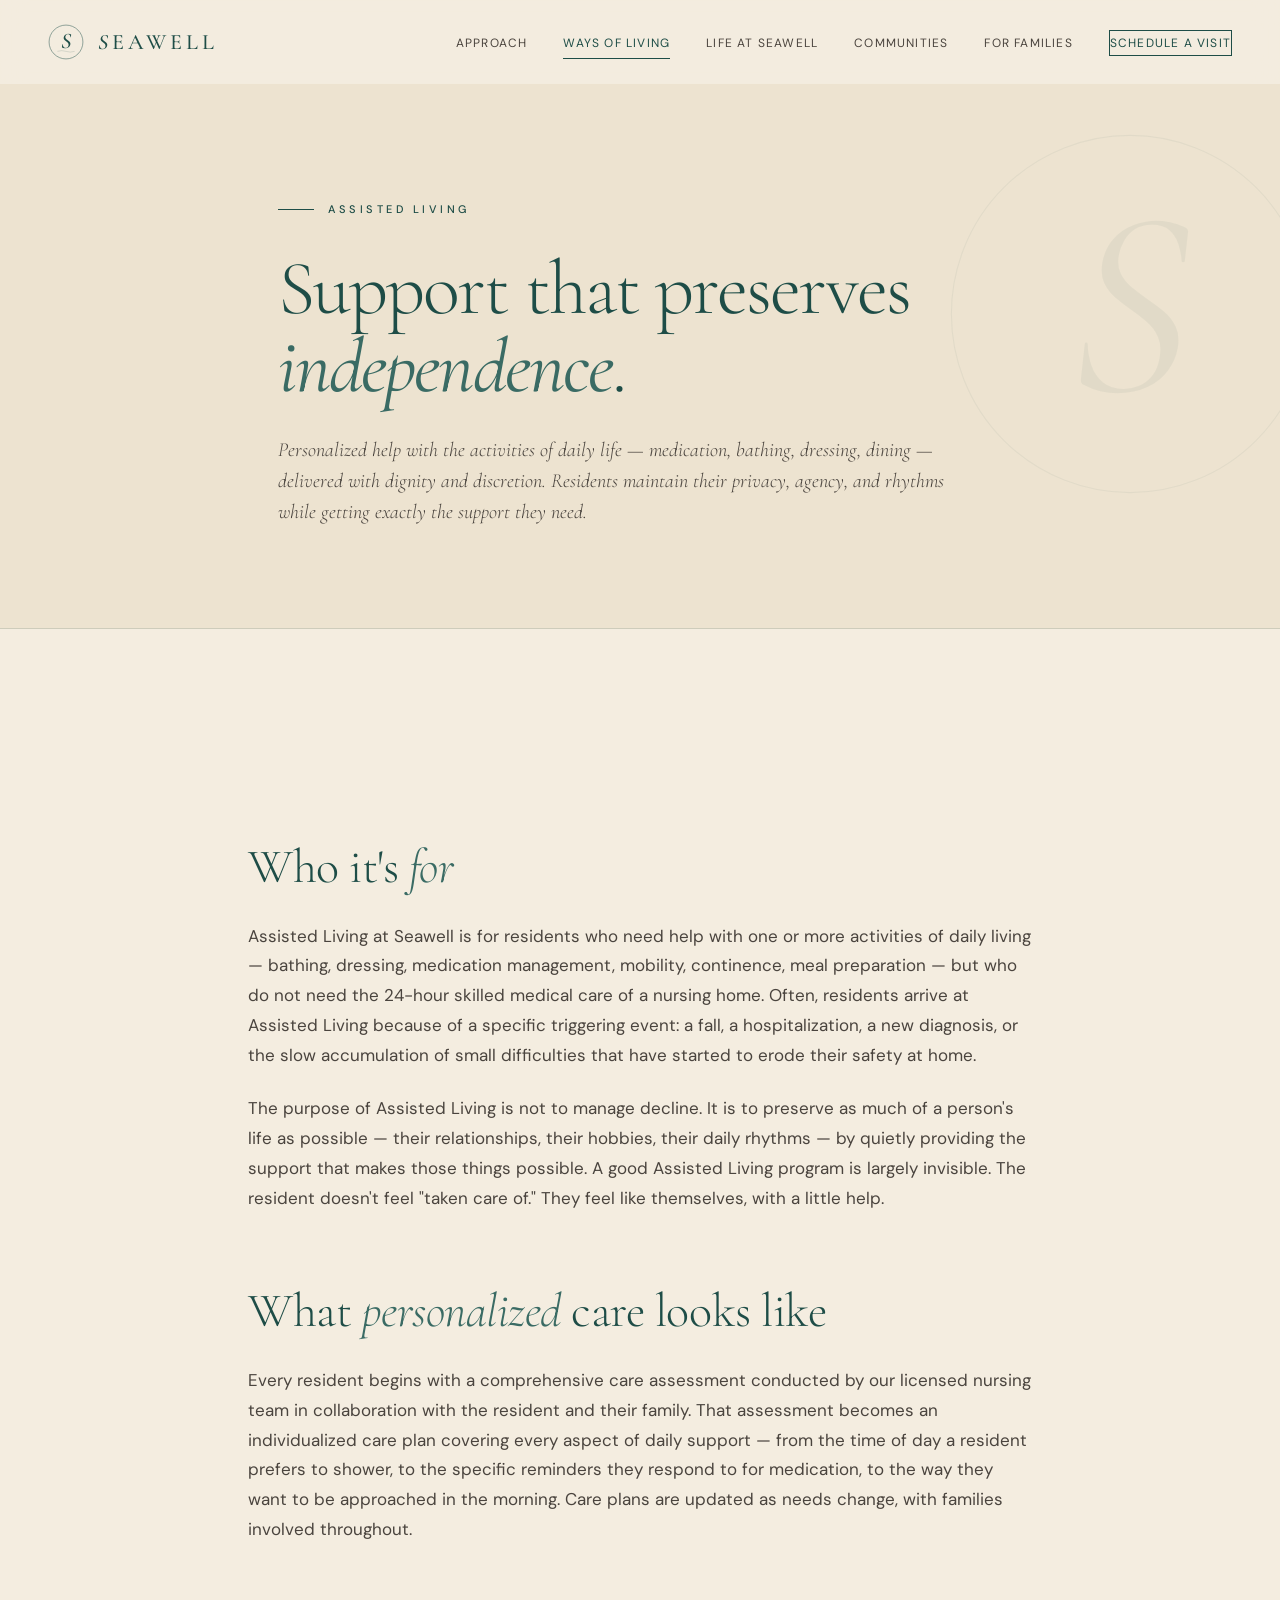
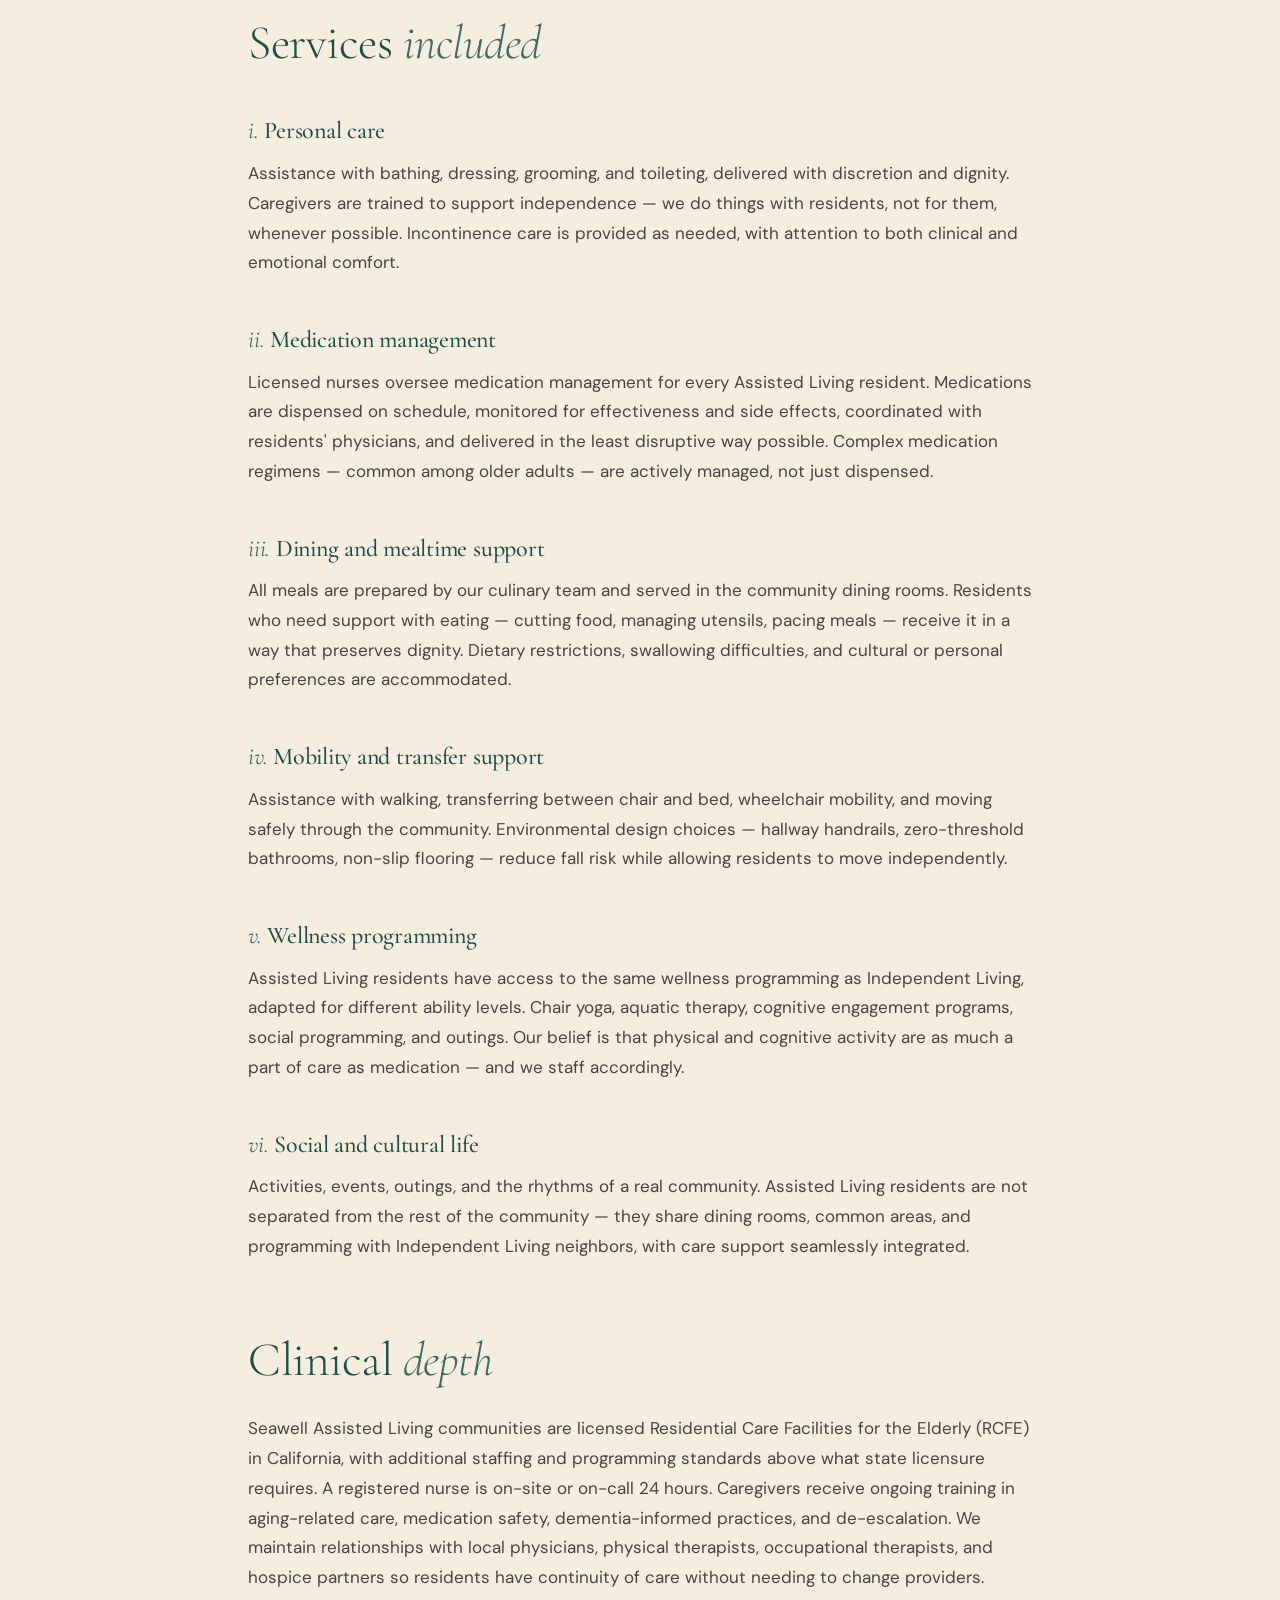
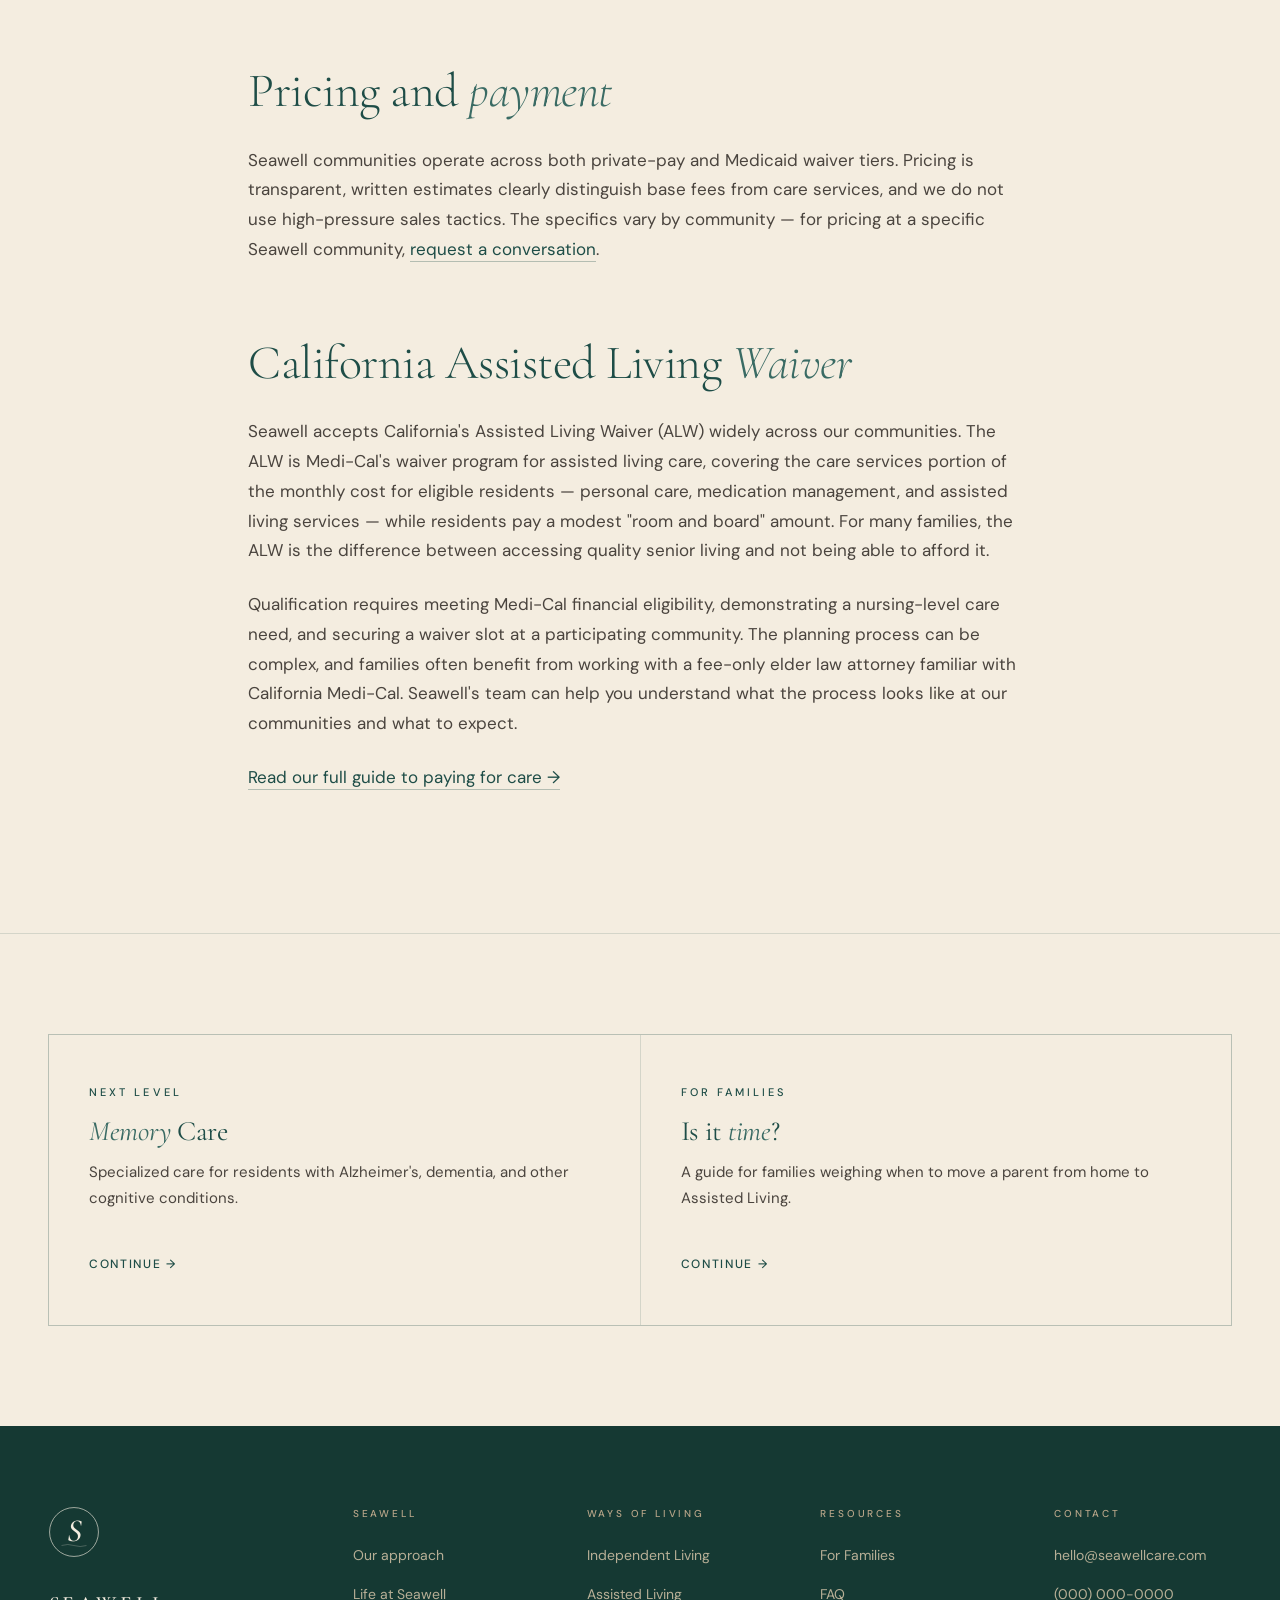
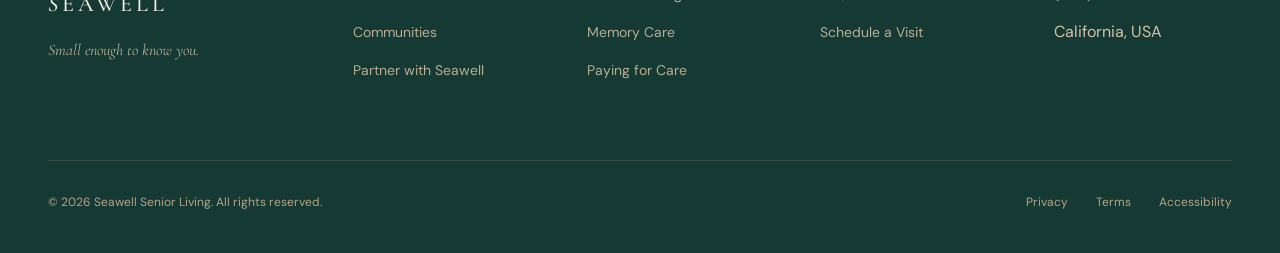
<file: assisted-living.html>
<!DOCTYPE html>
<html lang="en">
<head>
<meta charset="UTF-8">
<meta name="viewport" content="width=device-width, initial-scale=1.0">
<title>Assisted Living — Seawell Senior Living</title>
<meta name="description" content="Assisted Living at Seawell: personalized help with daily activities, medication management, and clinical care — delivered with dignity.">
<link rel="icon" type="image/svg+xml" href="/favicon.svg">
<link rel="apple-touch-icon" href="/favicon.svg">
<link rel="preconnect" href="https://fonts.googleapis.com">
<link rel="preconnect" href="https://fonts.gstatic.com" crossorigin>
<link href="https://fonts.googleapis.com/css2?family=Cormorant+Garamond:ital,wght@0,300;0,400;0,500;0,600;1,300;1,400;1,500;1,600&family=DM+Sans:ital,opsz,wght@0,9..40,300;0,9..40,400;0,9..40,500;1,9..40,400&display=swap" rel="stylesheet">
<link rel="stylesheet" href="styles.css">
</head>
<body>

<nav class="site-nav" id="nav">
  <div class="container nav-inner">
    <a href="index.html" class="nav-logo" aria-label="Seawell home">
      <svg viewBox="0 0 100 100" xmlns="http://www.w3.org/2000/svg" aria-hidden="true">
        <circle cx="50" cy="50" r="47" fill="none" stroke="#1E4D47" stroke-width="1.3"/>
        <text x="50" y="68" text-anchor="middle" font-family="Cormorant Garamond, Didot, Georgia, serif" font-size="62" font-style="italic" font-weight="500" fill="#1E4D47">S</text>
        <path d="M 26 76 Q 38 72 50 76 T 74 76" fill="none" stroke="#1E4D47" stroke-width="0.9" opacity="0.45"/>
      </svg>
      <span class="nav-logo-text"><span class="italic-s">S</span>EAWELL</span>
    </a>
    <button class="nav-toggle" id="navToggle" aria-label="Menu" aria-expanded="false" aria-controls="navLinks"><span></span><span></span><span></span></button>
    <ul class="nav-links" id="navLinks">
      <li><a href="about.html">Approach</a></li>
      <li><a href="living.html" class="active" aria-current="page">Ways of Living</a></li>
      <li><a href="life.html">Life at Seawell</a></li>
      <li><a href="communities.html">Communities</a></li>
      <li><a href="families.html">For Families</a></li>
      <li><a href="contact.html" class="nav-cta">Schedule a Visit</a></li>
    </ul>
  </div>
</nav>

<section class="page-hero">
  <svg class="page-hero-mark" viewBox="0 0 100 100" xmlns="http://www.w3.org/2000/svg" aria-hidden="true">
    <circle cx="50" cy="50" r="47" fill="none" stroke="#1E4D47" stroke-width="0.3"/>
    <text x="50" y="70" text-anchor="middle" font-family="Cormorant Garamond, Didot, Georgia, serif" font-size="70" font-style="italic" fill="#1E4D47">S</text>
  </svg>
  <div class="container page-hero-inner">
    <div class="page-hero-eyebrow">Assisted Living</div>
    <h1>Support that preserves <em>independence</em>.</h1>
    <p class="page-hero-lede">Personalized help with the activities of daily life — medication, bathing, dressing, dining — delivered with dignity and discretion. Residents maintain their privacy, agency, and rhythms while getting exactly the support they need.</p>
  </div>
</section>
<section class="standard">
  <div class="container-narrow">
    <div class="prose">
      <h2>Who it's <em>for</em></h2>
      <p>Assisted Living at Seawell is for residents who need help with one or more activities of daily living — bathing, dressing, medication management, mobility, continence, meal preparation — but who do not need the 24-hour skilled medical care of a nursing home. Often, residents arrive at Assisted Living because of a specific triggering event: a fall, a hospitalization, a new diagnosis, or the slow accumulation of small difficulties that have started to erode their safety at home.</p>
      <p>The purpose of Assisted Living is not to manage decline. It is to preserve as much of a person's life as possible — their relationships, their hobbies, their daily rhythms — by quietly providing the support that makes those things possible. A good Assisted Living program is largely invisible. The resident doesn't feel "taken care of." They feel like themselves, with a little help.</p>

      <h2>What <em>personalized</em> care looks like</h2>
      <p>Every resident begins with a comprehensive care assessment conducted by our licensed nursing team in collaboration with the resident and their family. That assessment becomes an individualized care plan covering every aspect of daily support — from the time of day a resident prefers to shower, to the specific reminders they respond to for medication, to the way they want to be approached in the morning. Care plans are updated as needs change, with families involved throughout.</p>

      <h2>Services <em>included</em></h2>
      <h3><em>i.</em> Personal care</h3>
      <p>Assistance with bathing, dressing, grooming, and toileting, delivered with discretion and dignity. Caregivers are trained to support independence — we do things with residents, not for them, whenever possible. Incontinence care is provided as needed, with attention to both clinical and emotional comfort.</p>

      <h3><em>ii.</em> Medication management</h3>
      <p>Licensed nurses oversee medication management for every Assisted Living resident. Medications are dispensed on schedule, monitored for effectiveness and side effects, coordinated with residents' physicians, and delivered in the least disruptive way possible. Complex medication regimens — common among older adults — are actively managed, not just dispensed.</p>

      <h3><em>iii.</em> Dining and mealtime support</h3>
      <p>All meals are prepared by our culinary team and served in the community dining rooms. Residents who need support with eating — cutting food, managing utensils, pacing meals — receive it in a way that preserves dignity. Dietary restrictions, swallowing difficulties, and cultural or personal preferences are accommodated.</p>

      <h3><em>iv.</em> Mobility and transfer support</h3>
      <p>Assistance with walking, transferring between chair and bed, wheelchair mobility, and moving safely through the community. Environmental design choices — hallway handrails, zero-threshold bathrooms, non-slip flooring — reduce fall risk while allowing residents to move independently.</p>

      <h3><em>v.</em> Wellness programming</h3>
      <p>Assisted Living residents have access to the same wellness programming as Independent Living, adapted for different ability levels. Chair yoga, aquatic therapy, cognitive engagement programs, social programming, and outings. Our belief is that physical and cognitive activity are as much a part of care as medication — and we staff accordingly.</p>

      <h3><em>vi.</em> Social and cultural life</h3>
      <p>Activities, events, outings, and the rhythms of a real community. Assisted Living residents are not separated from the rest of the community — they share dining rooms, common areas, and programming with Independent Living neighbors, with care support seamlessly integrated.</p>

      <h2>Clinical <em>depth</em></h2>
      <p>Seawell Assisted Living communities are licensed Residential Care Facilities for the Elderly (RCFE) in California, with additional staffing and programming standards above what state licensure requires. A registered nurse is on-site or on-call 24 hours. Caregivers receive ongoing training in aging-related care, medication safety, dementia-informed practices, and de-escalation. We maintain relationships with local physicians, physical therapists, occupational therapists, and hospice partners so residents have continuity of care without needing to change providers.</p>

      <h2>Pricing and <em>payment</em></h2>
      <p>Seawell communities operate across both private-pay and Medicaid waiver tiers. Pricing is transparent, written estimates clearly distinguish base fees from care services, and we do not use high-pressure sales tactics. The specifics vary by community — for pricing at a specific Seawell community, <a href="contact.html">request a conversation</a>.</p>

      <h2>California Assisted Living <em>Waiver</em></h2>
      <p>Seawell accepts California's Assisted Living Waiver (ALW) widely across our communities. The ALW is Medi-Cal's waiver program for assisted living care, covering the care services portion of the monthly cost for eligible residents — personal care, medication management, and assisted living services — while residents pay a modest "room and board" amount. For many families, the ALW is the difference between accessing quality senior living and not being able to afford it.</p>
      <p>Qualification requires meeting Medi-Cal financial eligibility, demonstrating a nursing-level care need, and securing a waiver slot at a participating community. The planning process can be complex, and families often benefit from working with a fee-only elder law attorney familiar with California Medi-Cal. Seawell's team can help you understand what the process looks like at our communities and what to expect.</p>
      <p><a href="paying.html">Read our full guide to paying for care →</a></p>
    </div>
  </div>
</section>
<section class="cross-links">
  <div class="container">
    <div class="cross-links-grid">
      <a href="memory-care.html" class="cross-link">
        <span class="cross-link-label">Next level</span>
        <h3 class="cross-link-title"><em>Memory</em> Care</h3>
        <p class="card-body" style="margin-top:12px">Specialized care for residents with Alzheimer's, dementia, and other cognitive conditions.</p>
        <span class="cross-link-arrow">Continue →</span>
      </a>
      <a href="families.html" class="cross-link">
        <span class="cross-link-label">For families</span>
        <h3 class="cross-link-title">Is it <em>time</em>?</h3>
        <p class="card-body" style="margin-top:12px">A guide for families weighing when to move a parent from home to Assisted Living.</p>
        <span class="cross-link-arrow">Continue →</span>
      </a>
    </div>
  </div>
</section>

<footer class="site-footer">
  <div class="container">
    <div class="footer-grid">
      <div class="footer-brand">
        <svg viewBox="0 0 100 100" xmlns="http://www.w3.org/2000/svg" aria-hidden="true">
          <circle cx="50" cy="50" r="47" fill="none" stroke="#F4EDE0" stroke-width="1.2"/>
          <text x="50" y="68" text-anchor="middle" font-family="Cormorant Garamond, Didot, Georgia, serif" font-size="62" font-style="italic" font-weight="500" fill="#F4EDE0">S</text>
          <path d="M 26 76 Q 38 72 50 76 T 74 76" fill="none" stroke="#F4EDE0" stroke-width="0.9" opacity="0.5"/>
        </svg>
        <div class="footer-brand-name"><span class="italic-s">S</span>EAWELL</div>
        <p class="footer-tagline">Small enough to know you.</p>
      </div>
      <div class="footer-col">
        <div class="footer-col-label">Seawell</div>
        <ul>
          <li><a href="about.html">Our approach</a></li>
          <li><a href="life.html">Life at Seawell</a></li>
          <li><a href="communities.html">Communities</a></li>
          <li><a href="partner.html">Partner with Seawell</a></li>
        </ul>
      </div>
      <div class="footer-col">
        <div class="footer-col-label">Ways of Living</div>
        <ul>
          <li><a href="independent-living.html">Independent Living</a></li>
          <li><a href="assisted-living.html">Assisted Living</a></li>
          <li><a href="memory-care.html">Memory Care</a></li>
          <li><a href="paying.html">Paying for Care</a></li>
        </ul>
      </div>
      <div class="footer-col">
        <div class="footer-col-label">Resources</div>
        <ul>
          <li><a href="families.html">For Families</a></li>
          <li><a href="families.html#faq">FAQ</a></li>
          <li><a href="contact.html">Schedule a Visit</a></li>
        </ul>
      </div>
      <div class="footer-col">
        <div class="footer-col-label">Contact</div>
        <ul>
          <li><a href="mailto:hello@seawellcare.com">hello@seawellcare.com</a></li>
          <li><a href="tel:+10000000000">(000) 000-0000</a></li>
          <li>California, USA</li>
        </ul>
      </div>
    </div>
    <div class="footer-bottom">
      <div>© 2026 Seawell Senior Living. All rights reserved.</div>
      <div class="footer-legal">
        <a href="#">Privacy</a>
        <a href="#">Terms</a>
        <a href="#">Accessibility</a>
      </div>
    </div>
  </div>
</footer>

<script src="main.js"></script>
</body>
</html>
</file>
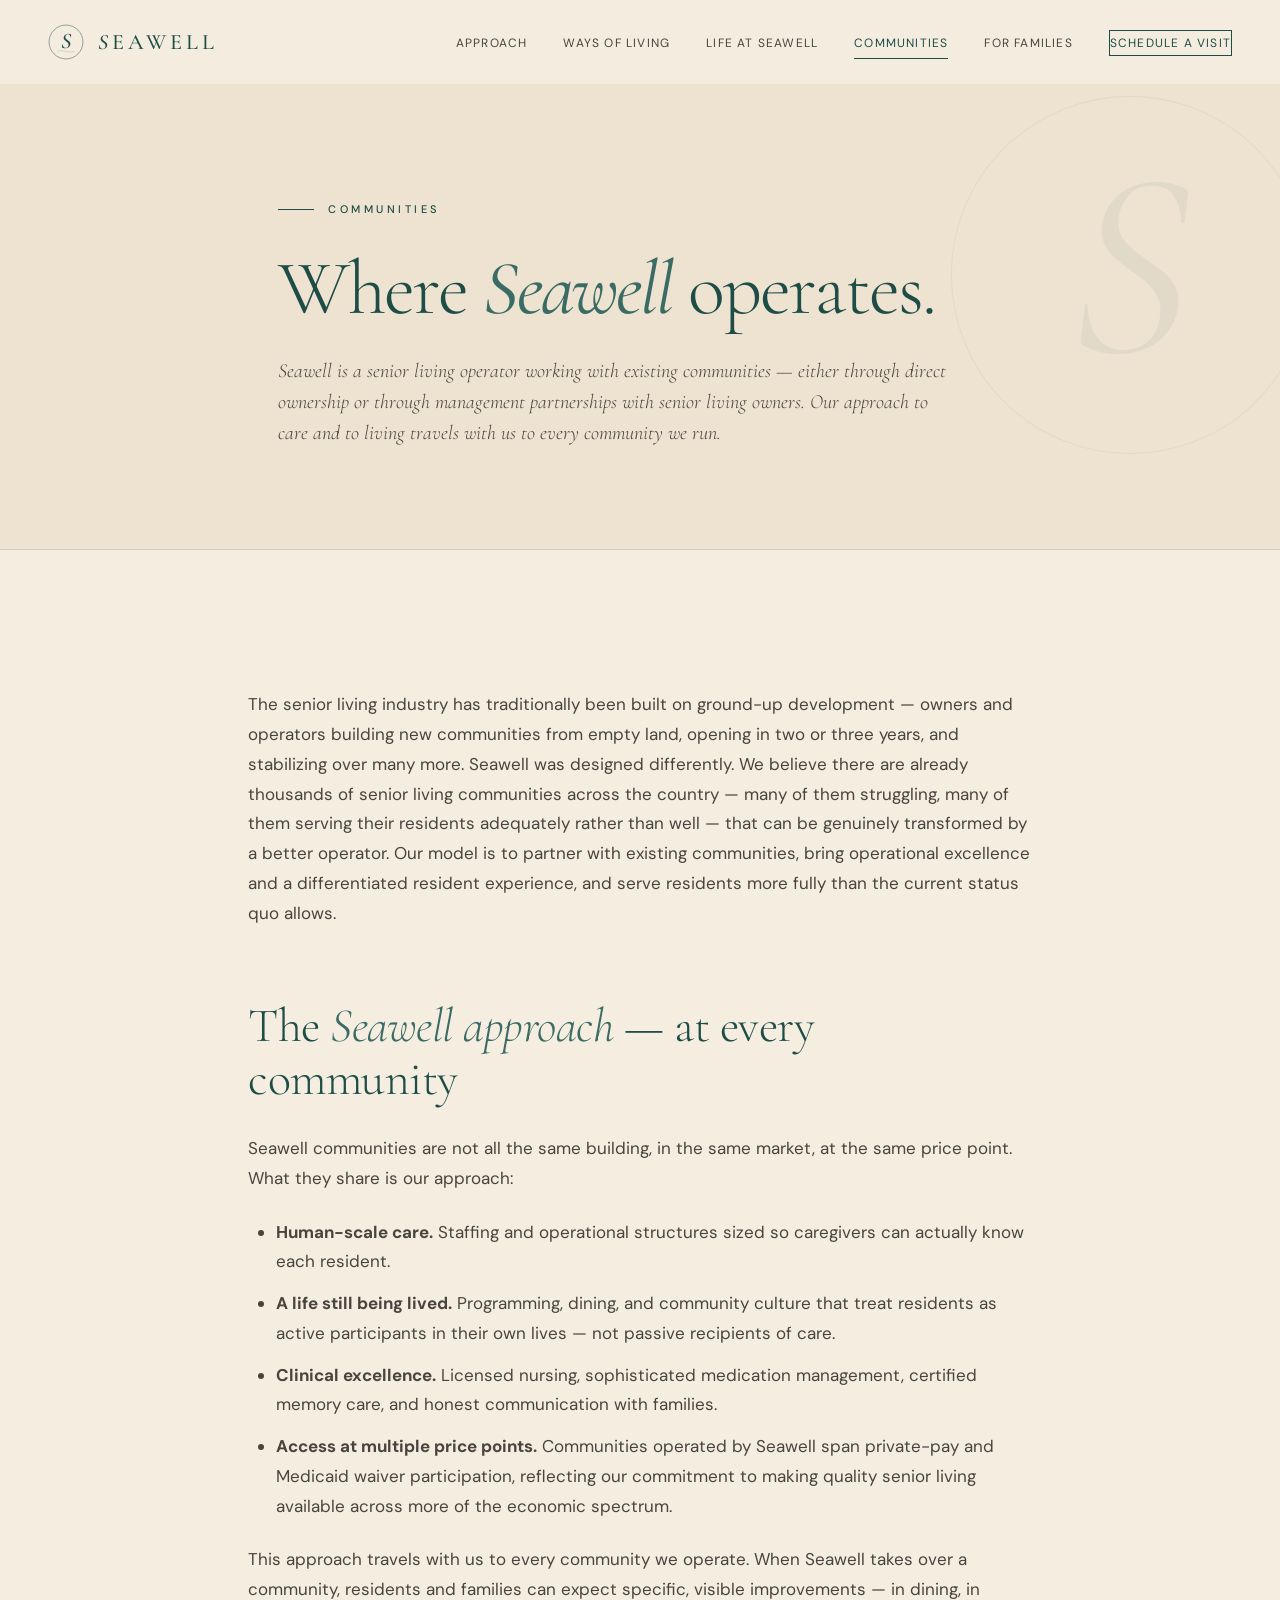
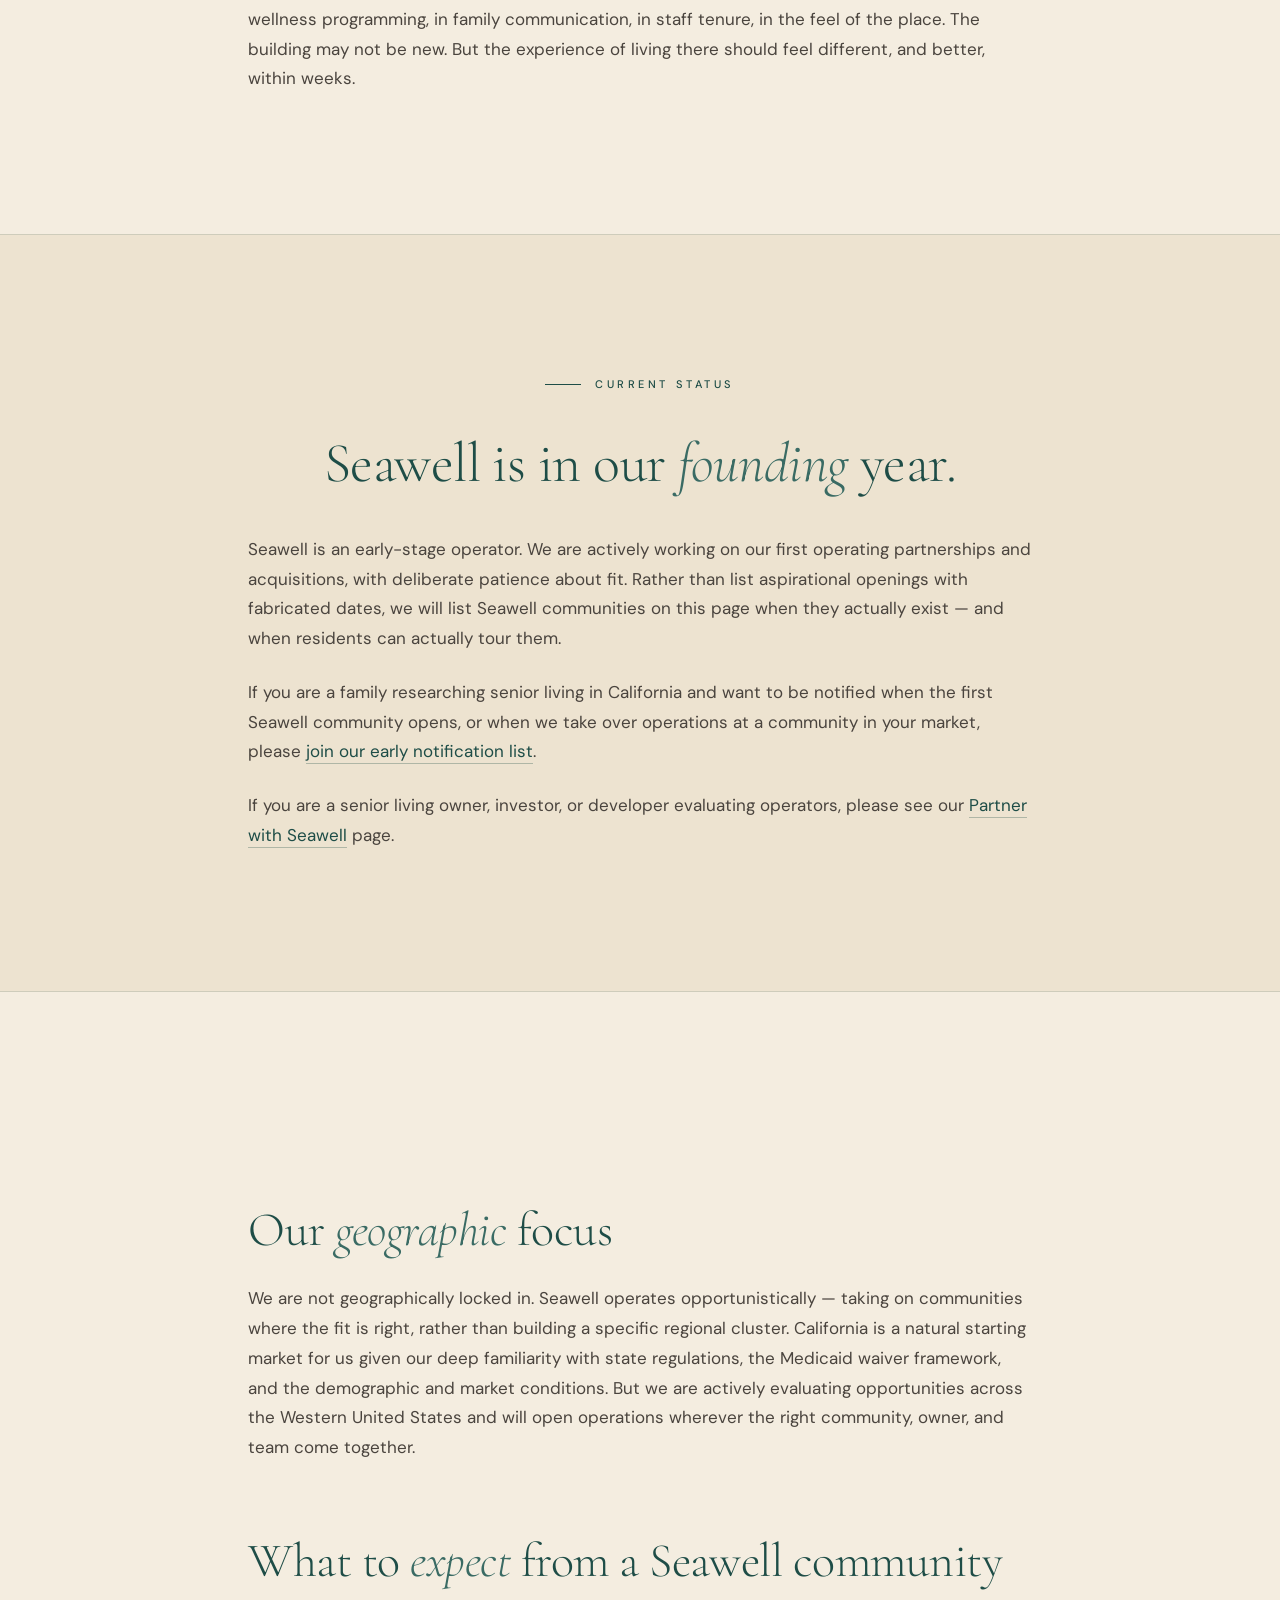
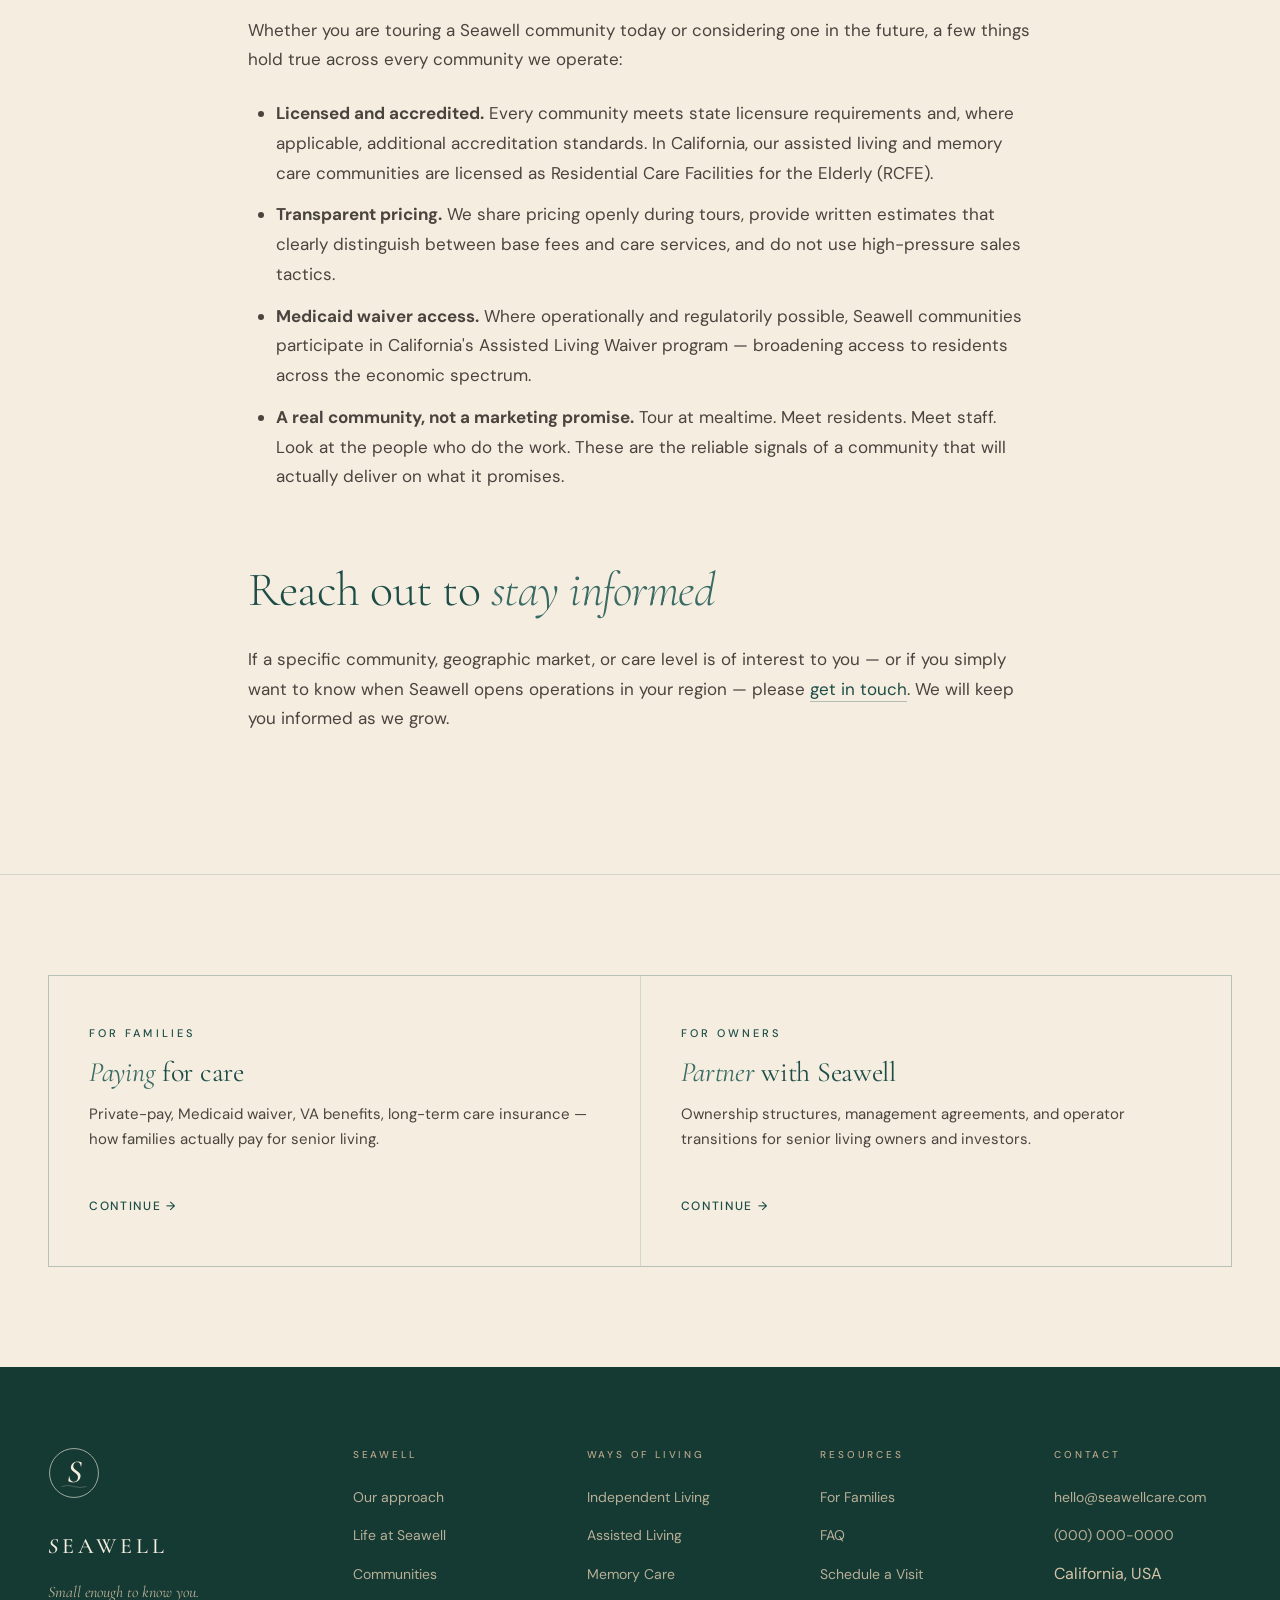
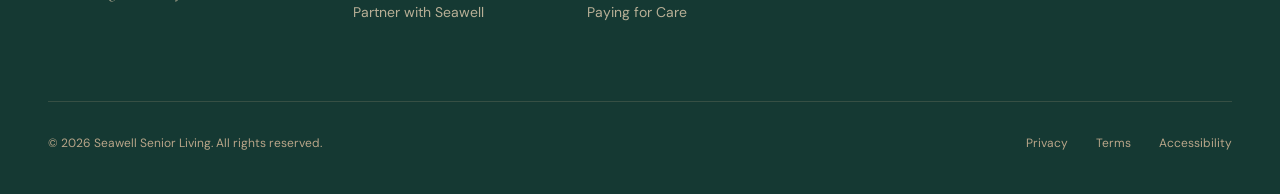
<file: communities.html>
<!DOCTYPE html>
<html lang="en">
<head>
<meta charset="UTF-8">
<meta name="viewport" content="width=device-width, initial-scale=1.0">
<title>Communities — Seawell Senior Living</title>
<meta name="description" content="Seawell partners with existing senior living communities as an operator across Independent Living, Assisted Living, and Memory Care.">
<link rel="icon" type="image/svg+xml" href="/favicon.svg">
<link rel="apple-touch-icon" href="/favicon.svg">
<link rel="preconnect" href="https://fonts.googleapis.com">
<link rel="preconnect" href="https://fonts.gstatic.com" crossorigin>
<link href="https://fonts.googleapis.com/css2?family=Cormorant+Garamond:ital,wght@0,300;0,400;0,500;0,600;1,300;1,400;1,500;1,600&family=DM+Sans:ital,opsz,wght@0,9..40,300;0,9..40,400;0,9..40,500;1,9..40,400&display=swap" rel="stylesheet">
<link rel="stylesheet" href="styles.css">
</head>
<body>

<nav class="site-nav" id="nav">
  <div class="container nav-inner">
    <a href="index.html" class="nav-logo" aria-label="Seawell home">
      <svg viewBox="0 0 100 100" xmlns="http://www.w3.org/2000/svg" aria-hidden="true">
        <circle cx="50" cy="50" r="47" fill="none" stroke="#1E4D47" stroke-width="1.3"/>
        <text x="50" y="68" text-anchor="middle" font-family="Cormorant Garamond, Didot, Georgia, serif" font-size="62" font-style="italic" font-weight="500" fill="#1E4D47">S</text>
        <path d="M 26 76 Q 38 72 50 76 T 74 76" fill="none" stroke="#1E4D47" stroke-width="0.9" opacity="0.45"/>
      </svg>
      <span class="nav-logo-text"><span class="italic-s">S</span>EAWELL</span>
    </a>
    <button class="nav-toggle" id="navToggle" aria-label="Menu" aria-expanded="false" aria-controls="navLinks"><span></span><span></span><span></span></button>
    <ul class="nav-links" id="navLinks">
      <li><a href="about.html">Approach</a></li>
      <li><a href="living.html">Ways of Living</a></li>
      <li><a href="life.html">Life at Seawell</a></li>
      <li><a href="communities.html" class="active" aria-current="page">Communities</a></li>
      <li><a href="families.html">For Families</a></li>
      <li><a href="contact.html" class="nav-cta">Schedule a Visit</a></li>
    </ul>
  </div>
</nav>

<section class="page-hero">
  <svg class="page-hero-mark" viewBox="0 0 100 100" xmlns="http://www.w3.org/2000/svg" aria-hidden="true">
    <circle cx="50" cy="50" r="47" fill="none" stroke="#1E4D47" stroke-width="0.3"/>
    <text x="50" y="70" text-anchor="middle" font-family="Cormorant Garamond, Didot, Georgia, serif" font-size="70" font-style="italic" fill="#1E4D47">S</text>
  </svg>
  <div class="container page-hero-inner">
    <div class="page-hero-eyebrow">Communities</div>
    <h1>Where <em>Seawell</em> operates.</h1>
    <p class="page-hero-lede">Seawell is a senior living operator working with existing communities — either through direct ownership or through management partnerships with senior living owners. Our approach to care and to living travels with us to every community we run.</p>
  </div>
</section>
<section class="standard">
  <div class="container-narrow">
    <div class="prose">
      <p>The senior living industry has traditionally been built on ground-up development — owners and operators building new communities from empty land, opening in two or three years, and stabilizing over many more. Seawell was designed differently. We believe there are already thousands of senior living communities across the country — many of them struggling, many of them serving their residents adequately rather than well — that can be genuinely transformed by a better operator. Our model is to partner with existing communities, bring operational excellence and a differentiated resident experience, and serve residents more fully than the current status quo allows.</p>

      <h2>The <em>Seawell approach</em> — at every community</h2>
      <p>Seawell communities are not all the same building, in the same market, at the same price point. What they share is our approach:</p>
      <ul>
        <li><strong>Human-scale care.</strong> Staffing and operational structures sized so caregivers can actually know each resident.</li>
        <li><strong>A life still being lived.</strong> Programming, dining, and community culture that treat residents as active participants in their own lives — not passive recipients of care.</li>
        <li><strong>Clinical excellence.</strong> Licensed nursing, sophisticated medication management, certified memory care, and honest communication with families.</li>
        <li><strong>Access at multiple price points.</strong> Communities operated by Seawell span private-pay and Medicaid waiver participation, reflecting our commitment to making quality senior living available across more of the economic spectrum.</li>
      </ul>
      <p>This approach travels with us to every community we operate. When Seawell takes over a community, residents and families can expect specific, visible improvements — in dining, in wellness programming, in family communication, in staff tenure, in the feel of the place. The building may not be new. But the experience of living there should feel different, and better, within weeks.</p>
    </div>
  </div>
</section>

<section class="band">
  <div class="container-narrow">
    <div class="section-label centered">Current status</div>
    <h2 class="col-heading reveal" style="text-align:center;margin-bottom:40px">Seawell is in our <em>founding</em> year.</h2>
    <div class="prose">
      <p>Seawell is an early-stage operator. We are actively working on our first operating partnerships and acquisitions, with deliberate patience about fit. Rather than list aspirational openings with fabricated dates, we will list Seawell communities on this page when they actually exist — and when residents can actually tour them.</p>
      <p>If you are a family researching senior living in California and want to be notified when the first Seawell community opens, or when we take over operations at a community in your market, please <a href="contact.html">join our early notification list</a>.</p>
      <p>If you are a senior living owner, investor, or developer evaluating operators, please see our <a href="partner.html">Partner with Seawell</a> page.</p>
    </div>
  </div>
</section>

<section class="standard">
  <div class="container-narrow">
    <div class="prose">
      <h2>Our <em>geographic</em> focus</h2>
      <p>We are not geographically locked in. Seawell operates opportunistically — taking on communities where the fit is right, rather than building a specific regional cluster. California is a natural starting market for us given our deep familiarity with state regulations, the Medicaid waiver framework, and the demographic and market conditions. But we are actively evaluating opportunities across the Western United States and will open operations wherever the right community, owner, and team come together.</p>

      <h2>What to <em>expect</em> from a Seawell community</h2>
      <p>Whether you are touring a Seawell community today or considering one in the future, a few things hold true across every community we operate:</p>
      <ul>
        <li><strong>Licensed and accredited.</strong> Every community meets state licensure requirements and, where applicable, additional accreditation standards. In California, our assisted living and memory care communities are licensed as Residential Care Facilities for the Elderly (RCFE).</li>
        <li><strong>Transparent pricing.</strong> We share pricing openly during tours, provide written estimates that clearly distinguish between base fees and care services, and do not use high-pressure sales tactics.</li>
        <li><strong>Medicaid waiver access.</strong> Where operationally and regulatorily possible, Seawell communities participate in California's Assisted Living Waiver program — broadening access to residents across the economic spectrum.</li>
        <li><strong>A real community, not a marketing promise.</strong> Tour at mealtime. Meet residents. Meet staff. Look at the people who do the work. These are the reliable signals of a community that will actually deliver on what it promises.</li>
      </ul>

      <h2>Reach out to <em>stay informed</em></h2>
      <p>If a specific community, geographic market, or care level is of interest to you — or if you simply want to know when Seawell opens operations in your region — please <a href="contact.html">get in touch</a>. We will keep you informed as we grow.</p>
    </div>
  </div>
</section>
<section class="cross-links">
  <div class="container">
    <div class="cross-links-grid">
      <a href="paying.html" class="cross-link">
        <span class="cross-link-label">For families</span>
        <h3 class="cross-link-title"><em>Paying</em> for care</h3>
        <p class="card-body" style="margin-top:12px">Private-pay, Medicaid waiver, VA benefits, long-term care insurance — how families actually pay for senior living.</p>
        <span class="cross-link-arrow">Continue →</span>
      </a>
      <a href="partner.html" class="cross-link">
        <span class="cross-link-label">For owners</span>
        <h3 class="cross-link-title"><em>Partner</em> with Seawell</h3>
        <p class="card-body" style="margin-top:12px">Ownership structures, management agreements, and operator transitions for senior living owners and investors.</p>
        <span class="cross-link-arrow">Continue →</span>
      </a>
    </div>
  </div>
</section>

<footer class="site-footer">
  <div class="container">
    <div class="footer-grid">
      <div class="footer-brand">
        <svg viewBox="0 0 100 100" xmlns="http://www.w3.org/2000/svg" aria-hidden="true">
          <circle cx="50" cy="50" r="47" fill="none" stroke="#F4EDE0" stroke-width="1.2"/>
          <text x="50" y="68" text-anchor="middle" font-family="Cormorant Garamond, Didot, Georgia, serif" font-size="62" font-style="italic" font-weight="500" fill="#F4EDE0">S</text>
          <path d="M 26 76 Q 38 72 50 76 T 74 76" fill="none" stroke="#F4EDE0" stroke-width="0.9" opacity="0.5"/>
        </svg>
        <div class="footer-brand-name"><span class="italic-s">S</span>EAWELL</div>
        <p class="footer-tagline">Small enough to know you.</p>
      </div>
      <div class="footer-col">
        <div class="footer-col-label">Seawell</div>
        <ul>
          <li><a href="about.html">Our approach</a></li>
          <li><a href="life.html">Life at Seawell</a></li>
          <li><a href="communities.html">Communities</a></li>
          <li><a href="partner.html">Partner with Seawell</a></li>
        </ul>
      </div>
      <div class="footer-col">
        <div class="footer-col-label">Ways of Living</div>
        <ul>
          <li><a href="independent-living.html">Independent Living</a></li>
          <li><a href="assisted-living.html">Assisted Living</a></li>
          <li><a href="memory-care.html">Memory Care</a></li>
          <li><a href="paying.html">Paying for Care</a></li>
        </ul>
      </div>
      <div class="footer-col">
        <div class="footer-col-label">Resources</div>
        <ul>
          <li><a href="families.html">For Families</a></li>
          <li><a href="families.html#faq">FAQ</a></li>
          <li><a href="contact.html">Schedule a Visit</a></li>
        </ul>
      </div>
      <div class="footer-col">
        <div class="footer-col-label">Contact</div>
        <ul>
          <li><a href="mailto:hello@seawellcare.com">hello@seawellcare.com</a></li>
          <li><a href="tel:+10000000000">(000) 000-0000</a></li>
          <li>California, USA</li>
        </ul>
      </div>
    </div>
    <div class="footer-bottom">
      <div>© 2026 Seawell Senior Living. All rights reserved.</div>
      <div class="footer-legal">
        <a href="#">Privacy</a>
        <a href="#">Terms</a>
        <a href="#">Accessibility</a>
      </div>
    </div>
  </div>
</footer>

<script src="main.js"></script>
</body>
</html>
</file>
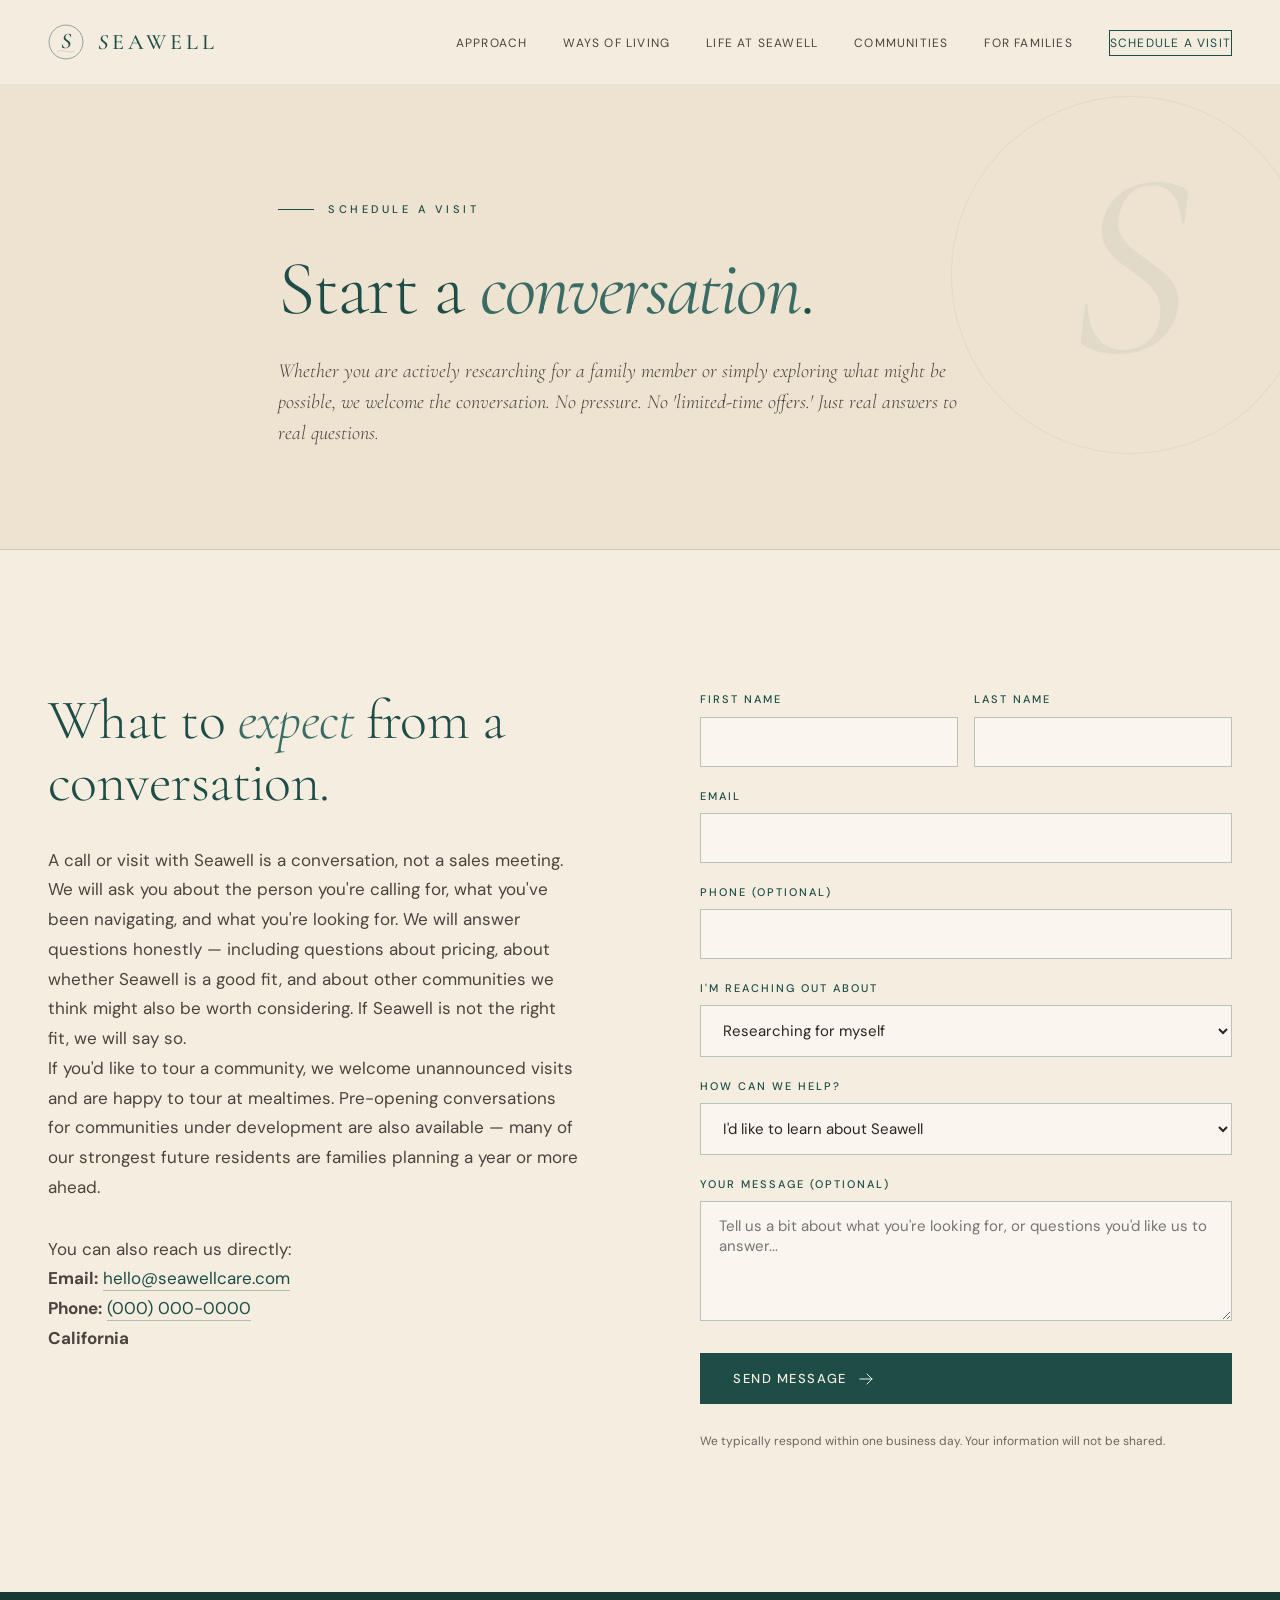
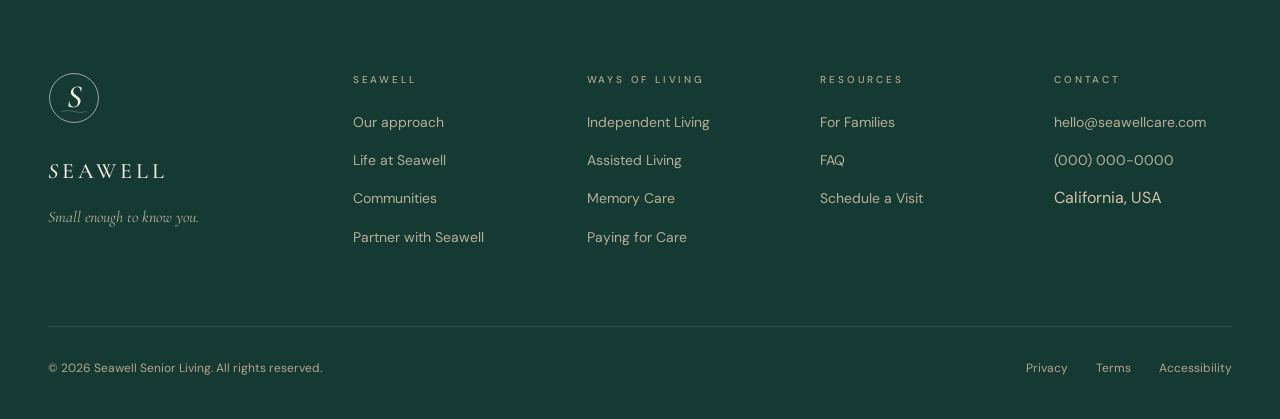
<file: contact.html>
<!DOCTYPE html>
<html lang="en">
<head>
<meta charset="UTF-8">
<meta name="viewport" content="width=device-width, initial-scale=1.0">
<title>Schedule a Visit — Seawell Senior Living</title>
<meta name="description" content="Schedule a conversation or tour with Seawell. No pressure, no sales tactics — real answers to real questions.">
<link rel="icon" type="image/svg+xml" href="/favicon.svg">
<link rel="apple-touch-icon" href="/favicon.svg">
<link rel="preconnect" href="https://fonts.googleapis.com">
<link rel="preconnect" href="https://fonts.gstatic.com" crossorigin>
<link href="https://fonts.googleapis.com/css2?family=Cormorant+Garamond:ital,wght@0,300;0,400;0,500;0,600;1,300;1,400;1,500;1,600&family=DM+Sans:ital,opsz,wght@0,9..40,300;0,9..40,400;0,9..40,500;1,9..40,400&display=swap" rel="stylesheet">
<link rel="stylesheet" href="styles.css">
</head>
<body>

<nav class="site-nav" id="nav">
  <div class="container nav-inner">
    <a href="index.html" class="nav-logo" aria-label="Seawell home">
      <svg viewBox="0 0 100 100" xmlns="http://www.w3.org/2000/svg" aria-hidden="true">
        <circle cx="50" cy="50" r="47" fill="none" stroke="#1E4D47" stroke-width="1.3"/>
        <text x="50" y="68" text-anchor="middle" font-family="Cormorant Garamond, Didot, Georgia, serif" font-size="62" font-style="italic" font-weight="500" fill="#1E4D47">S</text>
        <path d="M 26 76 Q 38 72 50 76 T 74 76" fill="none" stroke="#1E4D47" stroke-width="0.9" opacity="0.45"/>
      </svg>
      <span class="nav-logo-text"><span class="italic-s">S</span>EAWELL</span>
    </a>
    <button class="nav-toggle" id="navToggle" aria-label="Menu" aria-expanded="false" aria-controls="navLinks"><span></span><span></span><span></span></button>
    <ul class="nav-links" id="navLinks">
      <li><a href="about.html">Approach</a></li>
      <li><a href="living.html">Ways of Living</a></li>
      <li><a href="life.html">Life at Seawell</a></li>
      <li><a href="communities.html">Communities</a></li>
      <li><a href="families.html">For Families</a></li>
      <li><a href="contact.html" class="nav-cta active" aria-current="page">Schedule a Visit</a></li>
    </ul>
  </div>
</nav>

<section class="page-hero">
  <svg class="page-hero-mark" viewBox="0 0 100 100" xmlns="http://www.w3.org/2000/svg" aria-hidden="true">
    <circle cx="50" cy="50" r="47" fill="none" stroke="#1E4D47" stroke-width="0.3"/>
    <text x="50" y="70" text-anchor="middle" font-family="Cormorant Garamond, Didot, Georgia, serif" font-size="70" font-style="italic" fill="#1E4D47">S</text>
  </svg>
  <div class="container page-hero-inner">
    <div class="page-hero-eyebrow">Schedule a visit</div>
    <h1>Start a <em>conversation</em>.</h1>
    <p class="page-hero-lede">Whether you are actively researching for a family member or simply exploring what might be possible, we welcome the conversation. No pressure. No 'limited-time offers.' Just real answers to real questions.</p>
  </div>
</section>
<section class="standard">
  <div class="container">
    <div class="two-col">
      <div class="reveal">
        <h2 class="col-heading">What to <em>expect</em> from a conversation.</h2>
        <p class="prose">A call or visit with Seawell is a conversation, not a sales meeting. We will ask you about the person you're calling for, what you've been navigating, and what you're looking for. We will answer questions honestly — including questions about pricing, about whether Seawell is a good fit, and about other communities we think might also be worth considering. If Seawell is not the right fit, we will say so.</p>
        <p class="prose">If you'd like to tour a community, we welcome unannounced visits and are happy to tour at mealtimes. Pre-opening conversations for communities under development are also available — many of our strongest future residents are families planning a year or more ahead.</p>
        <p class="prose" style="margin-top:32px">You can also reach us directly:</p>
        <p class="prose"><strong>Email:</strong> <a href="mailto:hello@seawellcare.com">hello@seawellcare.com</a><br>
        <strong>Phone:</strong> <a href="tel:+10000000000">(000) 000-0000</a><br>
        <strong>California</strong></p>
      </div>
      <div class="reveal">
         <form class="form-stack" name="contact" netlify action="/thank-you.html">
          <input type="hidden" name="form-name" value="contact">
          <div class="form-row">
            <div class="form-field">
              <label for="first-name">First name</label>
              <input type="text" id="first-name" name="first-name" required>
            </div>
            <div class="form-field">
              <label for="last-name">Last name</label>
              <input type="text" id="last-name" name="last-name" required>
            </div>
          </div>
          <div class="form-field">
            <label for="email">Email</label>
            <input type="email" id="email" name="email" required>
          </div>
          <div class="form-field">
            <label for="phone">Phone (optional)</label>
            <input type="tel" id="phone" name="phone">
          </div>
          <div class="form-field">
            <label for="inquiry">I'm reaching out about</label>
            <select id="inquiry" name="inquiry">
              <option>Researching for myself</option>
              <option>Researching for a parent or loved one</option>
              <option>Scheduling a tour</option>
              <option>Pricing inquiry</option>
              <option>Medi-Cal / Assisted Living Waiver</option>
              <option>Career inquiry</option>
              <option>Other</option>
            </select>
          </div>
          <div class="form-field">
            <label for="inquiry-topic">How can we help?</label>
            <select id="inquiry-topic" name="inquiry-topic">
              <option>I'd like to learn about Seawell</option>
              <option>I'm researching for a family member</option>
              <option>Questions about Medi-Cal / ALW</option>
              <option>Notify me when Seawell opens in my region</option>
              <option>Career inquiry</option>
              <option>Other</option>
            </select>
          </div>
          <div class="form-field">
            <label for="message">Your message (optional)</label>
            <textarea id="message" name="message" placeholder="Tell us a bit about what you're looking for, or questions you'd like us to answer..."></textarea>
          </div>
          <button type="submit" class="btn btn-primary form-submit">Send message
            <svg class="arrow" aria-hidden="true" viewBox="0 0 14 14"><path d="M1 7h12m-5-5l5 5-5 5" stroke="currentColor" stroke-width="1" fill="none" stroke-linecap="square"/></svg>
          </button>
          <p style="font-size:12px;color:var(--charcoal-soft);margin-top:8px;opacity:0.8">We typically respond within one business day. Your information will not be shared.</p>
        </form>
      </div>
    </div>
  </div>
</section>


<footer class="site-footer">
  <div class="container">
    <div class="footer-grid">
      <div class="footer-brand">
        <svg viewBox="0 0 100 100" xmlns="http://www.w3.org/2000/svg" aria-hidden="true">
          <circle cx="50" cy="50" r="47" fill="none" stroke="#F4EDE0" stroke-width="1.2"/>
          <text x="50" y="68" text-anchor="middle" font-family="Cormorant Garamond, Didot, Georgia, serif" font-size="62" font-style="italic" font-weight="500" fill="#F4EDE0">S</text>
          <path d="M 26 76 Q 38 72 50 76 T 74 76" fill="none" stroke="#F4EDE0" stroke-width="0.9" opacity="0.5"/>
        </svg>
        <div class="footer-brand-name"><span class="italic-s">S</span>EAWELL</div>
        <p class="footer-tagline">Small enough to know you.</p>
      </div>
      <div class="footer-col">
        <div class="footer-col-label">Seawell</div>
        <ul>
          <li><a href="about.html">Our approach</a></li>
          <li><a href="life.html">Life at Seawell</a></li>
          <li><a href="communities.html">Communities</a></li>
          <li><a href="partner.html">Partner with Seawell</a></li>
        </ul>
      </div>
      <div class="footer-col">
        <div class="footer-col-label">Ways of Living</div>
        <ul>
          <li><a href="independent-living.html">Independent Living</a></li>
          <li><a href="assisted-living.html">Assisted Living</a></li>
          <li><a href="memory-care.html">Memory Care</a></li>
          <li><a href="paying.html">Paying for Care</a></li>
        </ul>
      </div>
      <div class="footer-col">
        <div class="footer-col-label">Resources</div>
        <ul>
          <li><a href="families.html">For Families</a></li>
          <li><a href="families.html#faq">FAQ</a></li>
          <li><a href="contact.html">Schedule a Visit</a></li>
        </ul>
      </div>
      <div class="footer-col">
        <div class="footer-col-label">Contact</div>
        <ul>
          <li><a href="mailto:hello@seawellcare.com">hello@seawellcare.com</a></li>
          <li><a href="tel:+10000000000">(000) 000-0000</a></li>
          <li>California, USA</li>
        </ul>
      </div>
    </div>
    <div class="footer-bottom">
      <div>© 2026 Seawell Senior Living. All rights reserved.</div>
      <div class="footer-legal">
        <a href="#">Privacy</a>
        <a href="#">Terms</a>
        <a href="#">Accessibility</a>
      </div>
    </div>
  </div>
</footer>

<script src="main.js"></script>
</body>
</html>
</file>
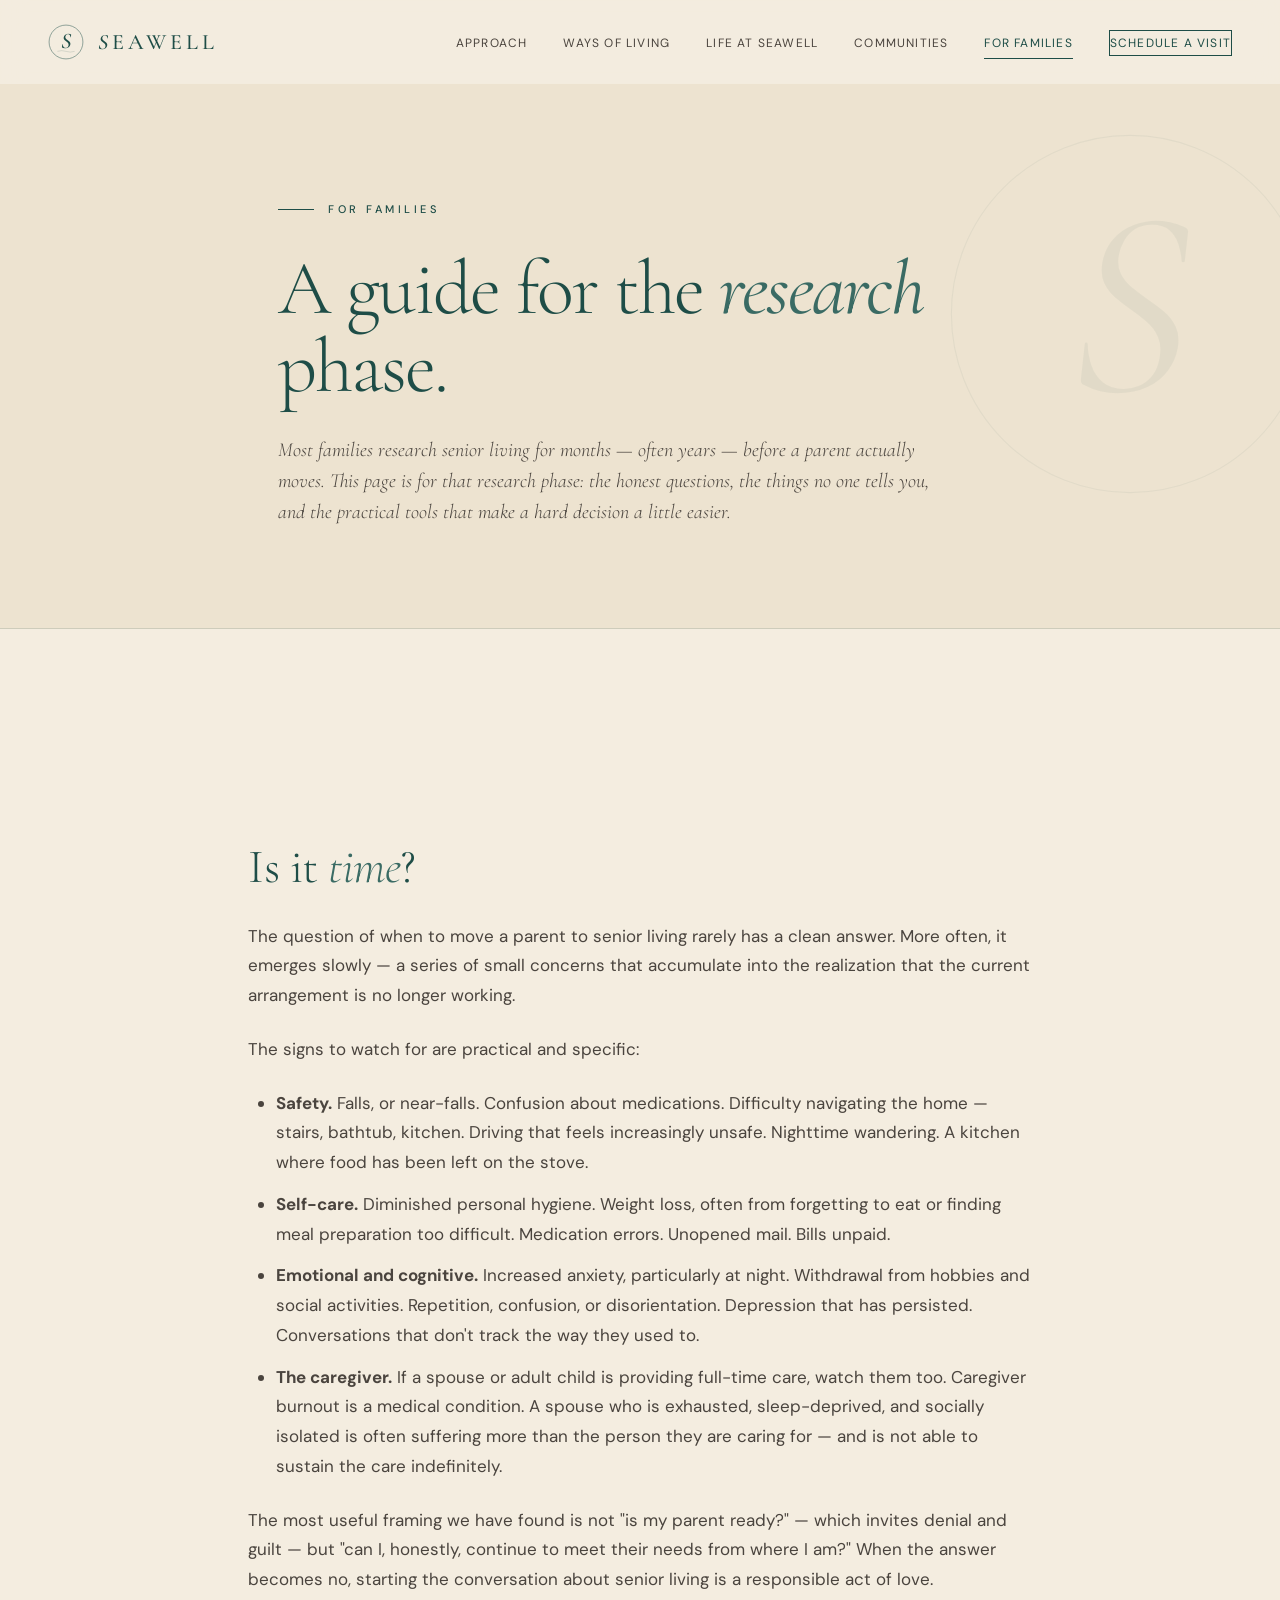
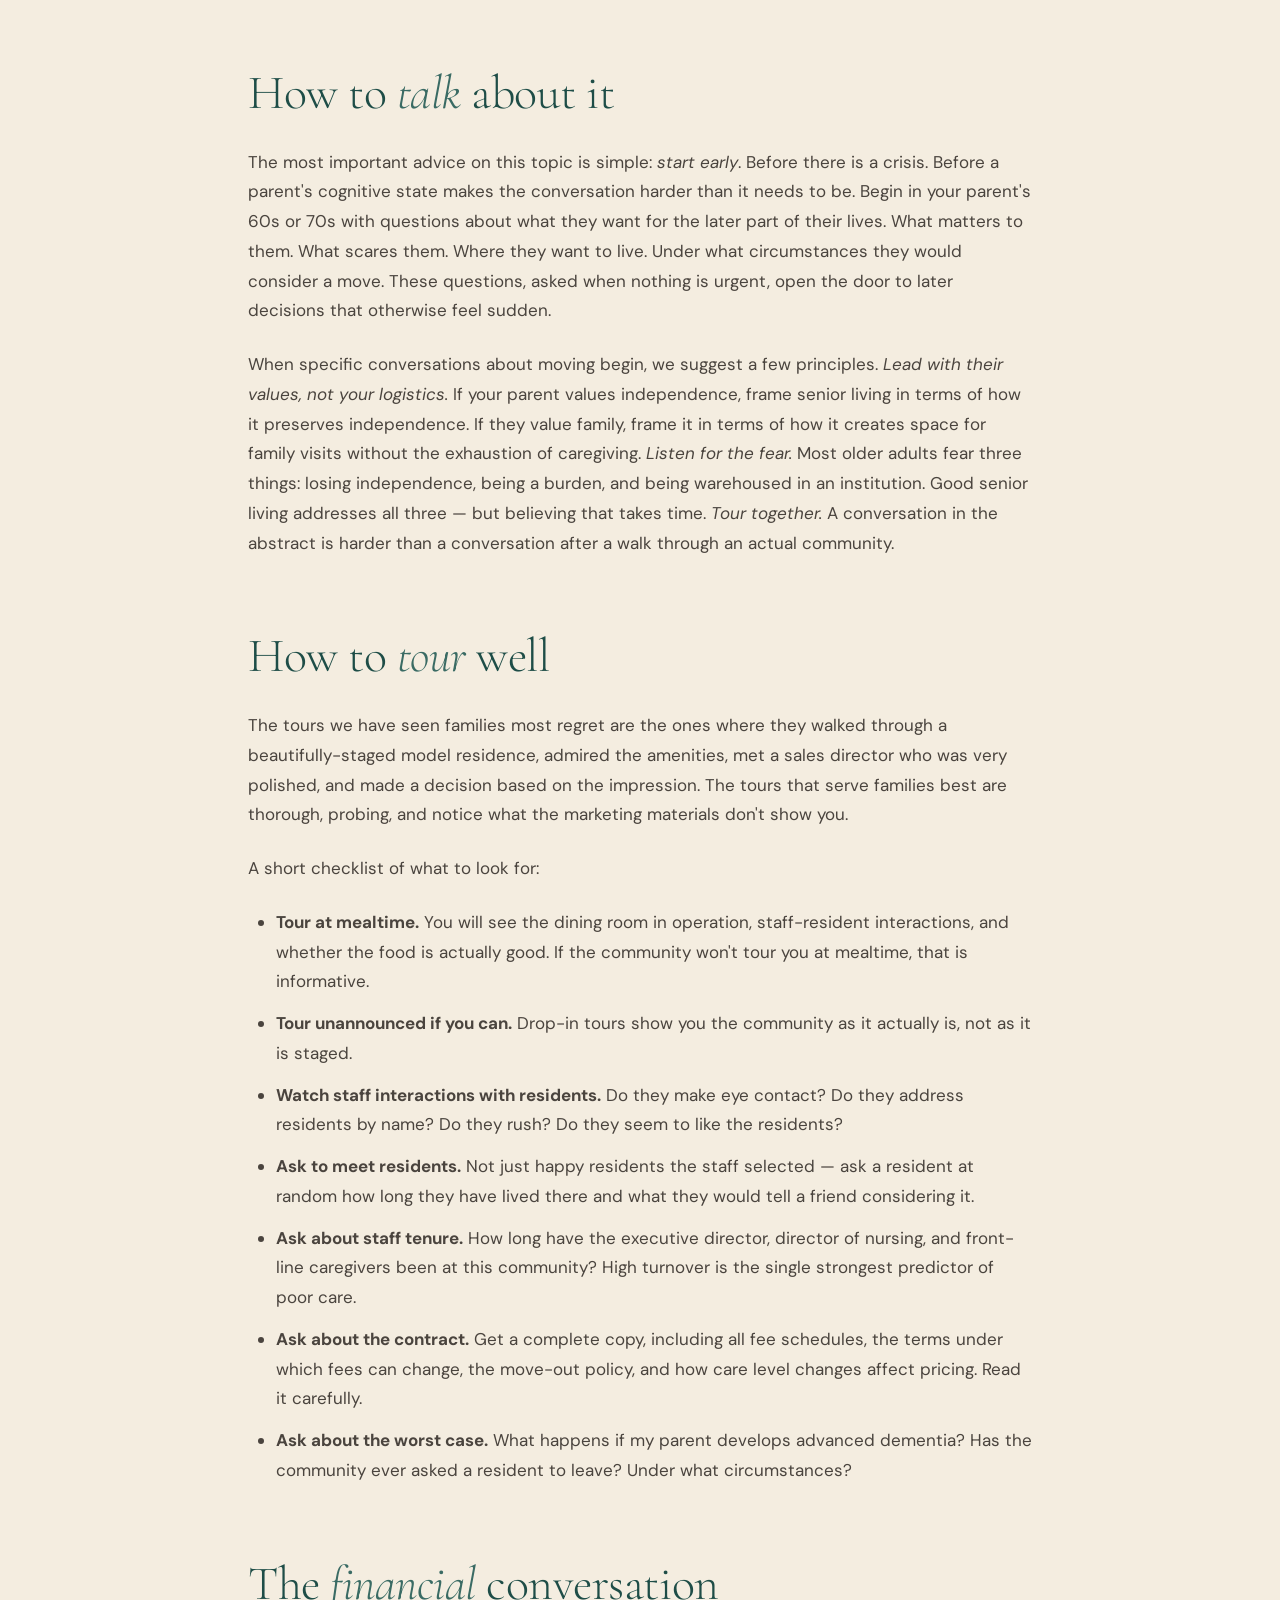
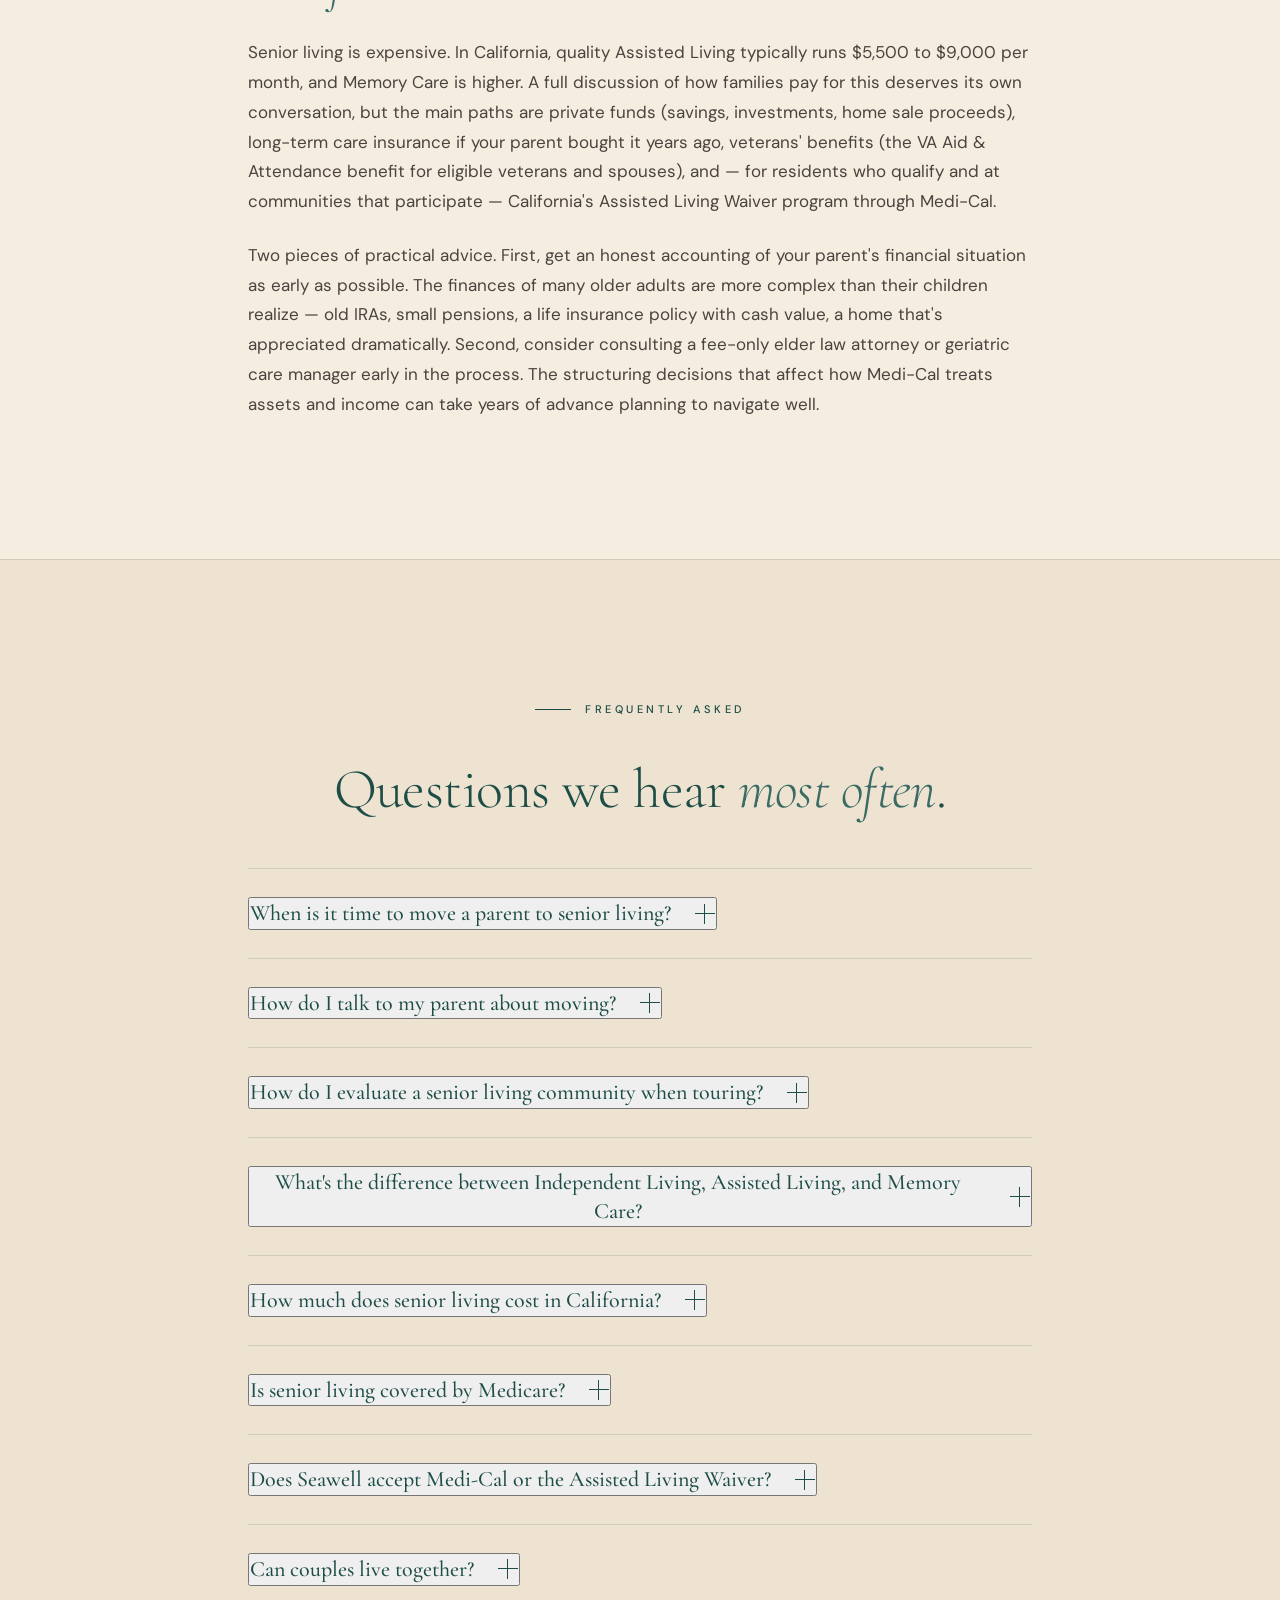
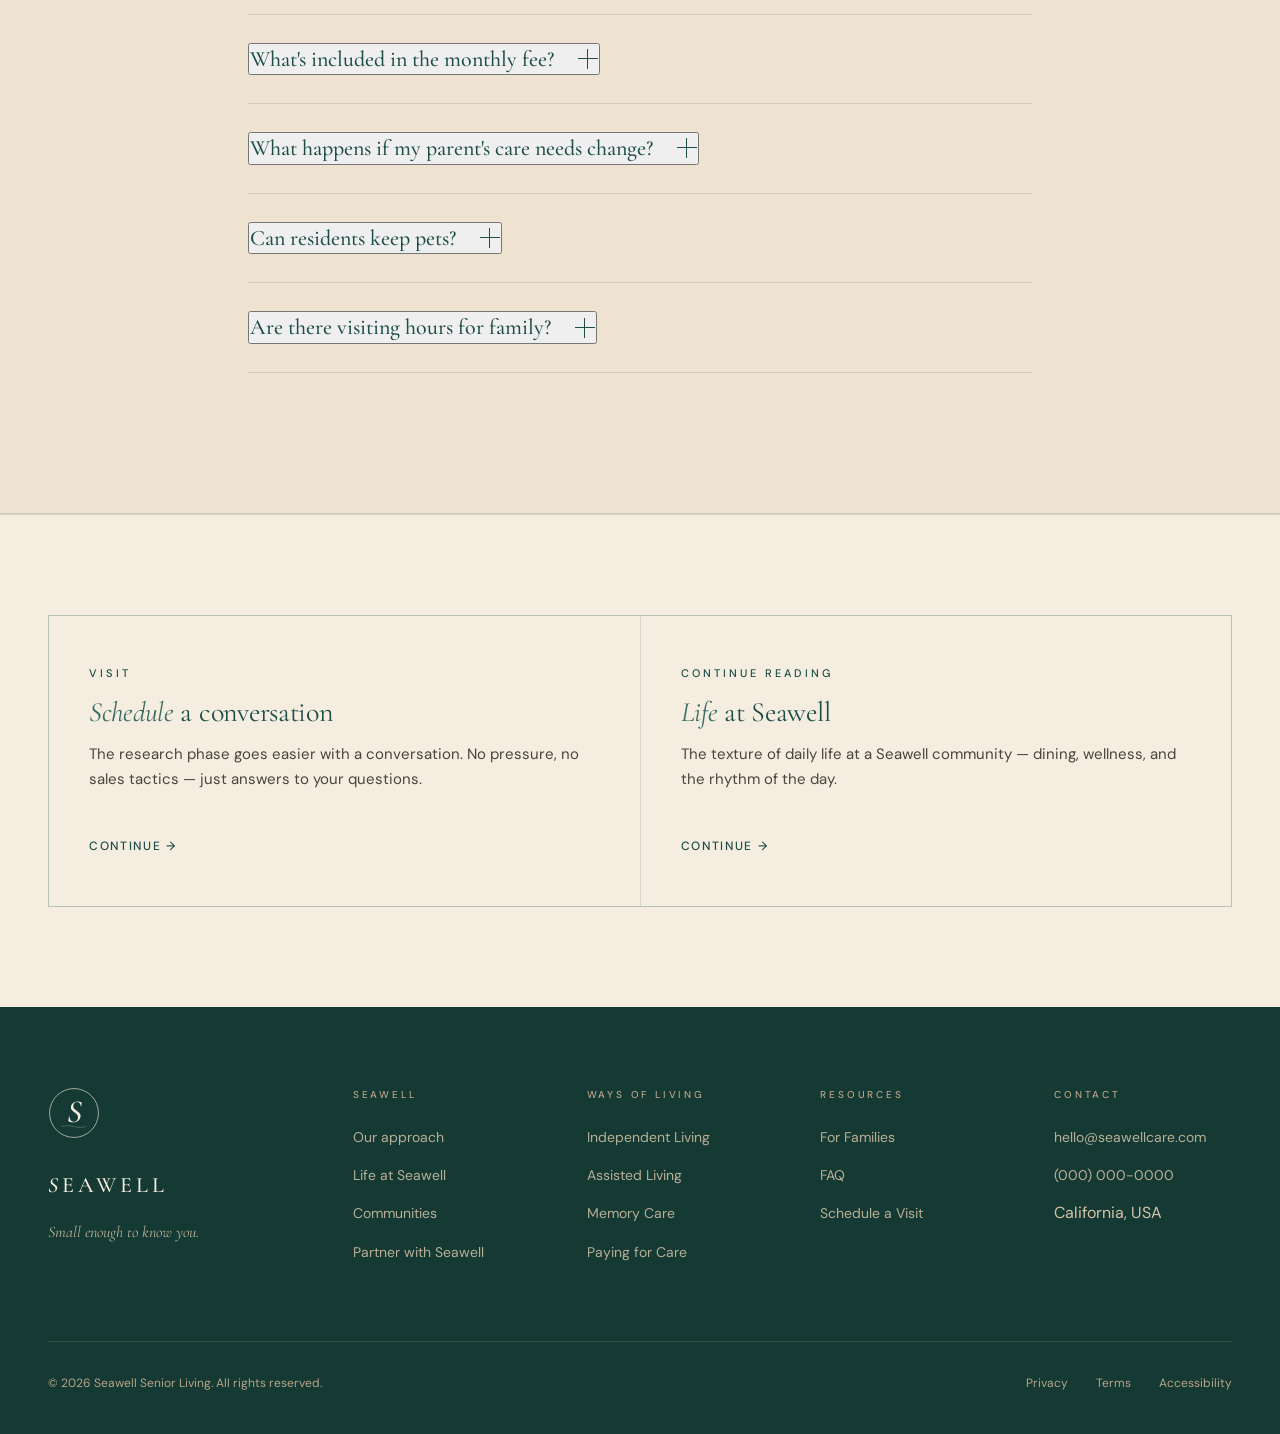
<file: families.html>
<!DOCTYPE html>
<html lang="en">
<head>
<meta charset="UTF-8">
<meta name="viewport" content="width=device-width, initial-scale=1.0">
<title>For Families — Seawell Senior Living</title>
<meta name="description" content="A guide for families researching senior living — when is it time, how to talk about it, how to tour well, and answers to the questions we hear most.">
<link rel="icon" type="image/svg+xml" href="/favicon.svg">
<link rel="apple-touch-icon" href="/favicon.svg">
<link rel="preconnect" href="https://fonts.googleapis.com">
<link rel="preconnect" href="https://fonts.gstatic.com" crossorigin>
<link href="https://fonts.googleapis.com/css2?family=Cormorant+Garamond:ital,wght@0,300;0,400;0,500;0,600;1,300;1,400;1,500;1,600&family=DM+Sans:ital,opsz,wght@0,9..40,300;0,9..40,400;0,9..40,500;1,9..40,400&display=swap" rel="stylesheet">
<link rel="stylesheet" href="styles.css">
</head>
<body>

<nav class="site-nav" id="nav">
  <div class="container nav-inner">
    <a href="index.html" class="nav-logo" aria-label="Seawell home">
      <svg viewBox="0 0 100 100" xmlns="http://www.w3.org/2000/svg" aria-hidden="true">
        <circle cx="50" cy="50" r="47" fill="none" stroke="#1E4D47" stroke-width="1.3"/>
        <text x="50" y="68" text-anchor="middle" font-family="Cormorant Garamond, Didot, Georgia, serif" font-size="62" font-style="italic" font-weight="500" fill="#1E4D47">S</text>
        <path d="M 26 76 Q 38 72 50 76 T 74 76" fill="none" stroke="#1E4D47" stroke-width="0.9" opacity="0.45"/>
      </svg>
      <span class="nav-logo-text"><span class="italic-s">S</span>EAWELL</span>
    </a>
    <button class="nav-toggle" id="navToggle" aria-label="Menu" aria-expanded="false" aria-controls="navLinks"><span></span><span></span><span></span></button>
    <ul class="nav-links" id="navLinks">
      <li><a href="about.html">Approach</a></li>
      <li><a href="living.html">Ways of Living</a></li>
      <li><a href="life.html">Life at Seawell</a></li>
      <li><a href="communities.html">Communities</a></li>
      <li><a href="families.html" class="active" aria-current="page">For Families</a></li>
      <li><a href="contact.html" class="nav-cta">Schedule a Visit</a></li>
    </ul>
  </div>
</nav>

<section class="page-hero">
  <svg class="page-hero-mark" viewBox="0 0 100 100" xmlns="http://www.w3.org/2000/svg" aria-hidden="true">
    <circle cx="50" cy="50" r="47" fill="none" stroke="#1E4D47" stroke-width="0.3"/>
    <text x="50" y="70" text-anchor="middle" font-family="Cormorant Garamond, Didot, Georgia, serif" font-size="70" font-style="italic" fill="#1E4D47">S</text>
  </svg>
  <div class="container page-hero-inner">
    <div class="page-hero-eyebrow">For families</div>
    <h1>A guide for the <em>research</em> phase.</h1>
    <p class="page-hero-lede">Most families research senior living for months — often years — before a parent actually moves. This page is for that research phase: the honest questions, the things no one tells you, and the practical tools that make a hard decision a little easier.</p>
  </div>
</section>
<section class="standard">
  <div class="container-narrow">
    <div class="prose">
      <h2>Is it <em>time</em>?</h2>
      <p>The question of when to move a parent to senior living rarely has a clean answer. More often, it emerges slowly — a series of small concerns that accumulate into the realization that the current arrangement is no longer working.</p>
      <p>The signs to watch for are practical and specific:</p>
      <ul>
        <li><strong>Safety.</strong> Falls, or near-falls. Confusion about medications. Difficulty navigating the home — stairs, bathtub, kitchen. Driving that feels increasingly unsafe. Nighttime wandering. A kitchen where food has been left on the stove.</li>
        <li><strong>Self-care.</strong> Diminished personal hygiene. Weight loss, often from forgetting to eat or finding meal preparation too difficult. Medication errors. Unopened mail. Bills unpaid.</li>
        <li><strong>Emotional and cognitive.</strong> Increased anxiety, particularly at night. Withdrawal from hobbies and social activities. Repetition, confusion, or disorientation. Depression that has persisted. Conversations that don't track the way they used to.</li>
        <li><strong>The caregiver.</strong> If a spouse or adult child is providing full-time care, watch them too. Caregiver burnout is a medical condition. A spouse who is exhausted, sleep-deprived, and socially isolated is often suffering more than the person they are caring for — and is not able to sustain the care indefinitely.</li>
      </ul>
      <p>The most useful framing we have found is not "is my parent ready?" — which invites denial and guilt — but "can I, honestly, continue to meet their needs from where I am?" When the answer becomes no, starting the conversation about senior living is a responsible act of love.</p>

      <h2>How to <em>talk</em> about it</h2>
      <p>The most important advice on this topic is simple: <em>start early</em>. Before there is a crisis. Before a parent's cognitive state makes the conversation harder than it needs to be. Begin in your parent's 60s or 70s with questions about what they want for the later part of their lives. What matters to them. What scares them. Where they want to live. Under what circumstances they would consider a move. These questions, asked when nothing is urgent, open the door to later decisions that otherwise feel sudden.</p>
      <p>When specific conversations about moving begin, we suggest a few principles. <em>Lead with their values, not your logistics.</em> If your parent values independence, frame senior living in terms of how it preserves independence. If they value family, frame it in terms of how it creates space for family visits without the exhaustion of caregiving. <em>Listen for the fear.</em> Most older adults fear three things: losing independence, being a burden, and being warehoused in an institution. Good senior living addresses all three — but believing that takes time. <em>Tour together.</em> A conversation in the abstract is harder than a conversation after a walk through an actual community.</p>

      <h2>How to <em>tour</em> well</h2>
      <p>The tours we have seen families most regret are the ones where they walked through a beautifully-staged model residence, admired the amenities, met a sales director who was very polished, and made a decision based on the impression. The tours that serve families best are thorough, probing, and notice what the marketing materials don't show you.</p>
      <p>A short checklist of what to look for:</p>
      <ul>
        <li><strong>Tour at mealtime.</strong> You will see the dining room in operation, staff-resident interactions, and whether the food is actually good. If the community won't tour you at mealtime, that is informative.</li>
        <li><strong>Tour unannounced if you can.</strong> Drop-in tours show you the community as it actually is, not as it is staged.</li>
        <li><strong>Watch staff interactions with residents.</strong> Do they make eye contact? Do they address residents by name? Do they rush? Do they seem to like the residents?</li>
        <li><strong>Ask to meet residents.</strong> Not just happy residents the staff selected — ask a resident at random how long they have lived there and what they would tell a friend considering it.</li>
        <li><strong>Ask about staff tenure.</strong> How long have the executive director, director of nursing, and front-line caregivers been at this community? High turnover is the single strongest predictor of poor care.</li>
        <li><strong>Ask about the contract.</strong> Get a complete copy, including all fee schedules, the terms under which fees can change, the move-out policy, and how care level changes affect pricing. Read it carefully.</li>
        <li><strong>Ask about the worst case.</strong> What happens if my parent develops advanced dementia? Has the community ever asked a resident to leave? Under what circumstances?</li>
      </ul>

      <h2>The <em>financial</em> conversation</h2>
      <p>Senior living is expensive. In California, quality Assisted Living typically runs $5,500 to $9,000 per month, and Memory Care is higher. A full discussion of how families pay for this deserves its own conversation, but the main paths are private funds (savings, investments, home sale proceeds), long-term care insurance if your parent bought it years ago, veterans' benefits (the VA Aid & Attendance benefit for eligible veterans and spouses), and — for residents who qualify and at communities that participate — California's Assisted Living Waiver program through Medi-Cal.</p>
      <p>Two pieces of practical advice. First, get an honest accounting of your parent's financial situation as early as possible. The finances of many older adults are more complex than their children realize — old IRAs, small pensions, a life insurance policy with cash value, a home that's appreciated dramatically. Second, consider consulting a fee-only elder law attorney or geriatric care manager early in the process. The structuring decisions that affect how Medi-Cal treats assets and income can take years of advance planning to navigate well.</p>
    </div>
  </div>
</section>

<section class="band" id="faq">
  <div class="container-narrow">
    <div class="section-label centered">Frequently asked</div>
    <h2 class="col-heading reveal" style="text-align:center">Questions we hear <em>most often</em>.</h2>
    <div class="faq-list">
  <div class="faq-item">
    <button type="button" class="faq-q">When is it time to move a parent to senior living?<span class="faq-toggle" aria-hidden="true"></span></button>
    <div class="faq-a">There is rarely a single moment that makes it obvious. More often, the decision emerges from a series of smaller signs: unopened mail piling up, medications missed or doubled, weight loss, falls, increased anxiety, withdrawal from activities a parent used to enjoy, a spouse who has become a full-time caregiver and is exhausted. A parent who is lonely. A parent who is unsafe at night. The question adult children often find most useful is not 'is my parent ready?' but 'can I, honestly, continue to meet their needs from where I am?' When the honest answer becomes no, a conversation about senior living is the responsible next step.</div>
  </div>
  <div class="faq-item">
    <button type="button" class="faq-q">How do I talk to my parent about moving?<span class="faq-toggle" aria-hidden="true"></span></button>
    <div class="faq-a">Start early and go slow. Begin the conversation long before a move is necessary — in your 60s or 70s, most people have thought about where they want to age, and talking about it when nothing is urgent is dramatically easier than talking about it in a crisis. Lead with their preferences and values, not with the practical case for a move. Ask what matters to them. Listen to what they fear. Most older adults fear losing independence, being a burden, and being warehoused in an institution. Senior living done well addresses all three of those fears, but it takes many conversations for a parent to believe it.</div>
  </div>
  <div class="faq-item">
    <button type="button" class="faq-q">How do I evaluate a senior living community when touring?<span class="faq-toggle" aria-hidden="true"></span></button>
    <div class="faq-a">Tour at mealtime. Tour unannounced if you can. Notice what the staff does when they don't know you're watching — how they address residents, whether they make eye contact, whether they rush. Ask to meet residents, not just staff. Ask how long the leadership team and caregivers have been there — high turnover is a red flag. Ask about the care progression process: what happens when a resident's needs increase? Ask specifically about medication management — the process, the oversight, the safeguards. Ask to see a full copy of the contract, including all fees and the terms under which fees can change.</div>
  </div>
  <div class="faq-item">
    <button type="button" class="faq-q">What's the difference between Independent Living, Assisted Living, and Memory Care?<span class="faq-toggle" aria-hidden="true"></span></button>
    <div class="faq-a">Independent Living is for residents who are capable of managing their own days but want the community and conveniences of a senior living environment. Assisted Living adds personalized help with activities of daily living (bathing, dressing, medication, mobility) for residents who need support but not 24-hour skilled nursing. Memory Care is for residents with Alzheimer's, dementia, or other cognitive conditions requiring specialized programming and secured environments. At Seawell, all three are available within the same community so residents can progress without moving.</div>
  </div>
  <div class="faq-item">
    <button type="button" class="faq-q">How much does senior living cost in California?<span class="faq-toggle" aria-hidden="true"></span></button>
    <div class="faq-a">California senior living pricing varies significantly by region, level of care, and community quality. Statewide averages run from $5,500 monthly for basic Assisted Living to $9,000+ monthly for premium communities with full amenity programming. Memory Care typically runs 20-40% higher than Assisted Living due to higher staffing and specialized programming. Independent Living varies most widely, from $3,500 to $10,000+ depending on residence size and community tier. At Seawell we share pricing transparently during tours and provide written estimates.</div>
  </div>
  <div class="faq-item">
    <button type="button" class="faq-q">Is senior living covered by Medicare?<span class="faq-toggle" aria-hidden="true"></span></button>
    <div class="faq-a">No. Medicare does not cover the residential cost of Assisted Living or Memory Care — these are considered non-medical residential settings. Medicare does cover eligible medical services delivered within senior living (physician visits, prescribed medications, medical equipment) and short-term rehabilitation in skilled nursing facilities, but not the ongoing cost of the community.</div>
  </div>
  <div class="faq-item">
    <button type="button" class="faq-q">Does Seawell accept Medi-Cal or the Assisted Living Waiver?<span class="faq-toggle" aria-hidden="true"></span></button>
    <div class="faq-a">At select Seawell communities, yes. We participate in California's Assisted Living Waiver (ALW) program — a Medi-Cal program that helps qualifying residents pay for Assisted Living. Not every Seawell community participates. If Medi-Cal eligibility is relevant to your situation, mention it when you contact us and we will help you understand which properties participate and the qualification process. Most ALW-accepting communities have limited waiver slots, so early conversations matter.</div>
  </div>
  <div class="faq-item">
    <button type="button" class="faq-q">Can couples live together?<span class="faq-toggle" aria-hidden="true"></span></button>
    <div class="faq-a">Yes. Couples are common at Seawell, including couples with different care needs. A husband in Independent Living and a wife in Assisted Living can share a residence, with care delivered in place. A spouse in Memory Care can be regularly visited by their partner in Assisted Living in the same community. We design for this, because in older adulthood the relationships we have spent a lifetime building are often the most important source of well-being.</div>
  </div>
  <div class="faq-item">
    <button type="button" class="faq-q">What's included in the monthly fee?<span class="faq-toggle" aria-hidden="true"></span></button>
    <div class="faq-a">At Seawell, the base monthly fee includes residence, all meals, housekeeping and linen service, community amenities, wellness programming, transportation to scheduled destinations, 24-hour security and front-desk staffing, and basic maintenance. Care services (personal care, medication management, memory care programming) are priced separately based on a care assessment, and we share these fees transparently before move-in so families know exactly what to expect.</div>
  </div>
  <div class="faq-item">
    <button type="button" class="faq-q">What happens if my parent's care needs change?<span class="faq-toggle" aria-hidden="true"></span></button>
    <div class="faq-a">Care progression is one of the most important — and most mishandled — parts of senior living. At Seawell, we conduct regular care reassessments and communicate openly with residents and families when needs are changing. Because Independent Living, Assisted Living, and Memory Care all operate within the same community, most care progressions happen without a move — the care comes to the resident. When a move within the community is needed (for example, Assisted Living to Memory Care), we work with the family to make it as gentle as possible and honor the continuity of relationships.</div>
  </div>
  <div class="faq-item">
    <button type="button" class="faq-q">Can residents keep pets?<span class="faq-toggle" aria-hidden="true"></span></button>
    <div class="faq-a">Yes, at all Seawell communities we welcome pets. Small dogs, cats, and birds live in residences with their people. We know pets are often a resident's most consistent source of comfort, and the research on animal companionship in senior living is unambiguously positive. Our staff assists with pet care as needed — dog walks on difficult days, arranging veterinary visits, and supporting pets when residents' conditions change.</div>
  </div>
  <div class="faq-item">
    <button type="button" class="faq-q">Are there visiting hours for family?<span class="faq-toggle" aria-hidden="true"></span></button>
    <div class="faq-a">No. Family members are welcome at Seawell communities at any time, and are included in community life — family dinners, holiday celebrations, and private dining for personal gatherings. The visiting-hours model is a legacy of institutional care that we do not replicate. Senior living residents have homes, and their homes are open to the people they love.</div>
  </div>
</div>
  </div>
</section>
<section class="cross-links">
  <div class="container">
    <div class="cross-links-grid">
      <a href="contact.html" class="cross-link">
        <span class="cross-link-label">Visit</span>
        <h3 class="cross-link-title"><em>Schedule</em> a conversation</h3>
        <p class="card-body" style="margin-top:12px">The research phase goes easier with a conversation. No pressure, no sales tactics — just answers to your questions.</p>
        <span class="cross-link-arrow">Continue →</span>
      </a>
      <a href="life.html" class="cross-link">
        <span class="cross-link-label">Continue reading</span>
        <h3 class="cross-link-title"><em>Life</em> at Seawell</h3>
        <p class="card-body" style="margin-top:12px">The texture of daily life at a Seawell community — dining, wellness, and the rhythm of the day.</p>
        <span class="cross-link-arrow">Continue →</span>
      </a>
    </div>
  </div>
</section>

<footer class="site-footer">
  <div class="container">
    <div class="footer-grid">
      <div class="footer-brand">
        <svg viewBox="0 0 100 100" xmlns="http://www.w3.org/2000/svg" aria-hidden="true">
          <circle cx="50" cy="50" r="47" fill="none" stroke="#F4EDE0" stroke-width="1.2"/>
          <text x="50" y="68" text-anchor="middle" font-family="Cormorant Garamond, Didot, Georgia, serif" font-size="62" font-style="italic" font-weight="500" fill="#F4EDE0">S</text>
          <path d="M 26 76 Q 38 72 50 76 T 74 76" fill="none" stroke="#F4EDE0" stroke-width="0.9" opacity="0.5"/>
        </svg>
        <div class="footer-brand-name"><span class="italic-s">S</span>EAWELL</div>
        <p class="footer-tagline">Small enough to know you.</p>
      </div>
      <div class="footer-col">
        <div class="footer-col-label">Seawell</div>
        <ul>
          <li><a href="about.html">Our approach</a></li>
          <li><a href="life.html">Life at Seawell</a></li>
          <li><a href="communities.html">Communities</a></li>
          <li><a href="partner.html">Partner with Seawell</a></li>
        </ul>
      </div>
      <div class="footer-col">
        <div class="footer-col-label">Ways of Living</div>
        <ul>
          <li><a href="independent-living.html">Independent Living</a></li>
          <li><a href="assisted-living.html">Assisted Living</a></li>
          <li><a href="memory-care.html">Memory Care</a></li>
          <li><a href="paying.html">Paying for Care</a></li>
        </ul>
      </div>
      <div class="footer-col">
        <div class="footer-col-label">Resources</div>
        <ul>
          <li><a href="families.html">For Families</a></li>
          <li><a href="families.html#faq">FAQ</a></li>
          <li><a href="contact.html">Schedule a Visit</a></li>
        </ul>
      </div>
      <div class="footer-col">
        <div class="footer-col-label">Contact</div>
        <ul>
          <li><a href="mailto:hello@seawellcare.com">hello@seawellcare.com</a></li>
          <li><a href="tel:+10000000000">(000) 000-0000</a></li>
          <li>California, USA</li>
        </ul>
      </div>
    </div>
    <div class="footer-bottom">
      <div>© 2026 Seawell Senior Living. All rights reserved.</div>
      <div class="footer-legal">
        <a href="#">Privacy</a>
        <a href="#">Terms</a>
        <a href="#">Accessibility</a>
      </div>
    </div>
  </div>
</footer>

<script src="main.js"></script>
</body>
</html>
</file>
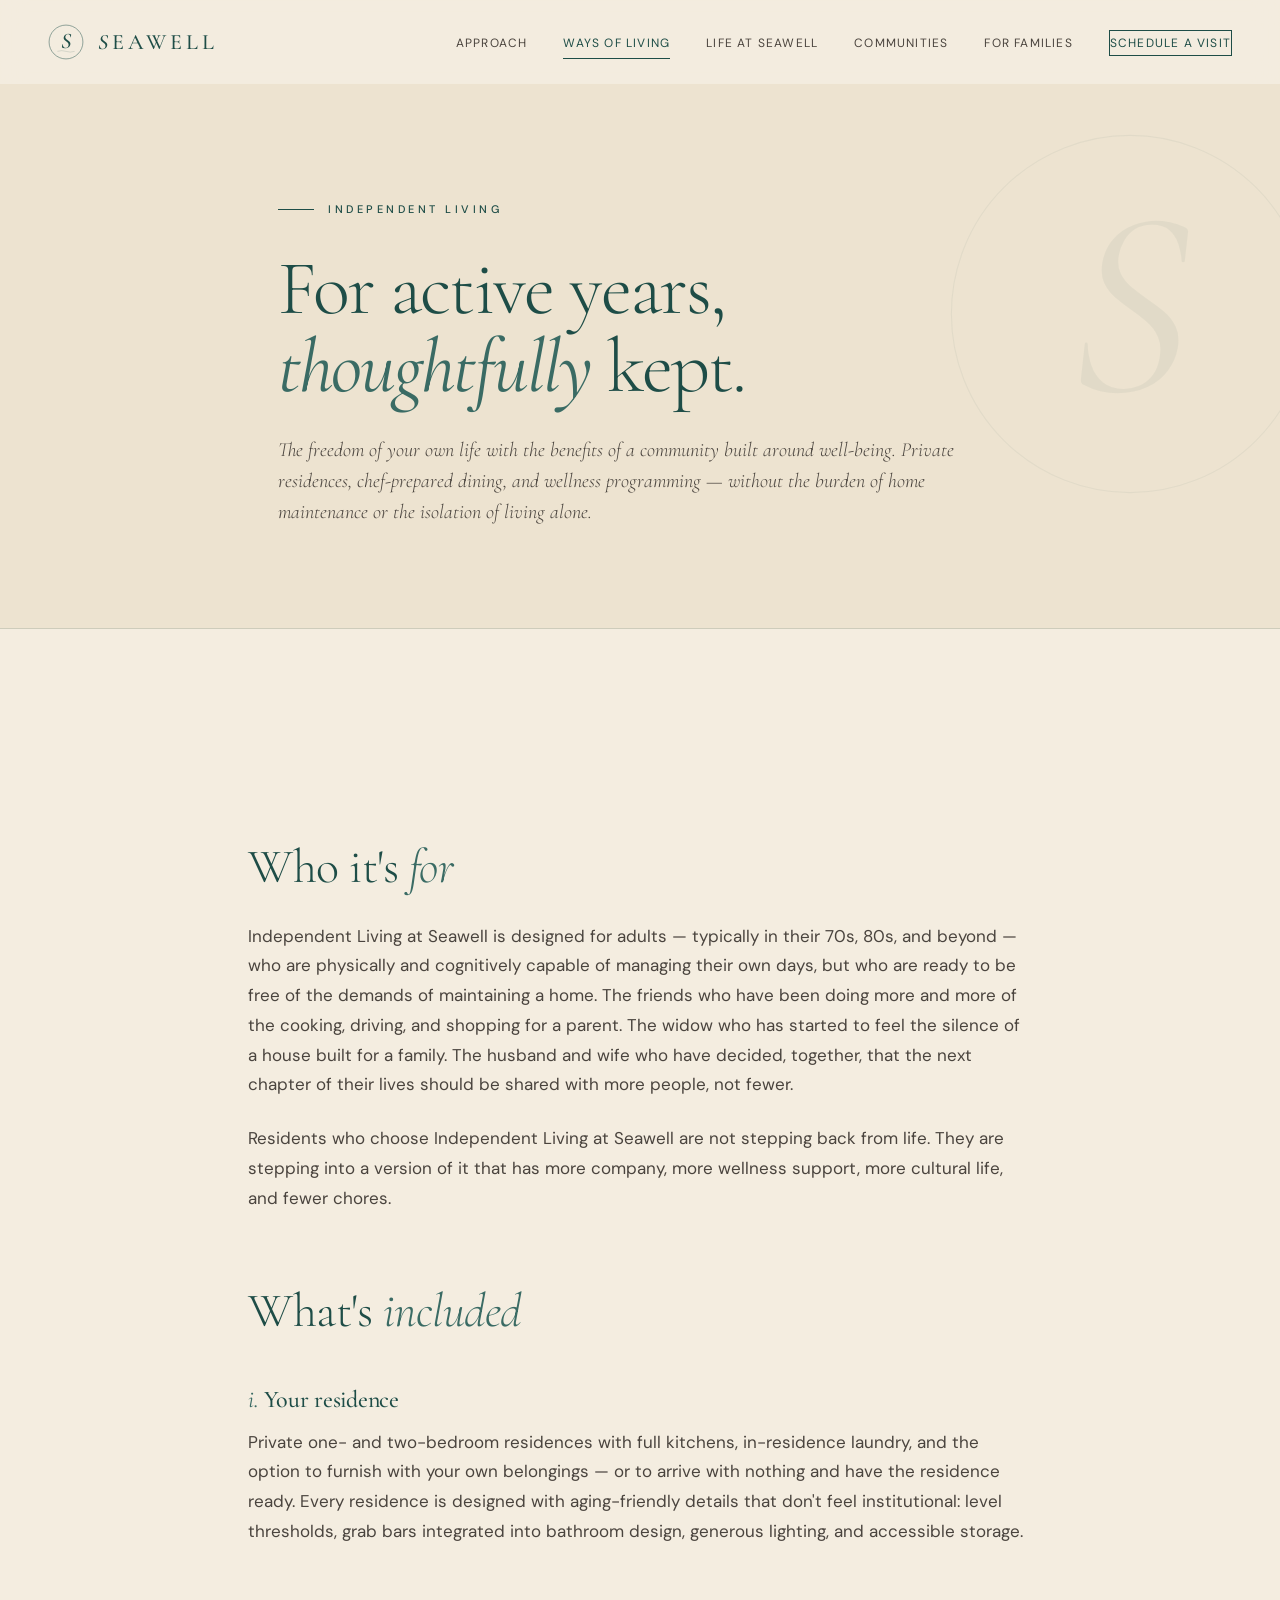
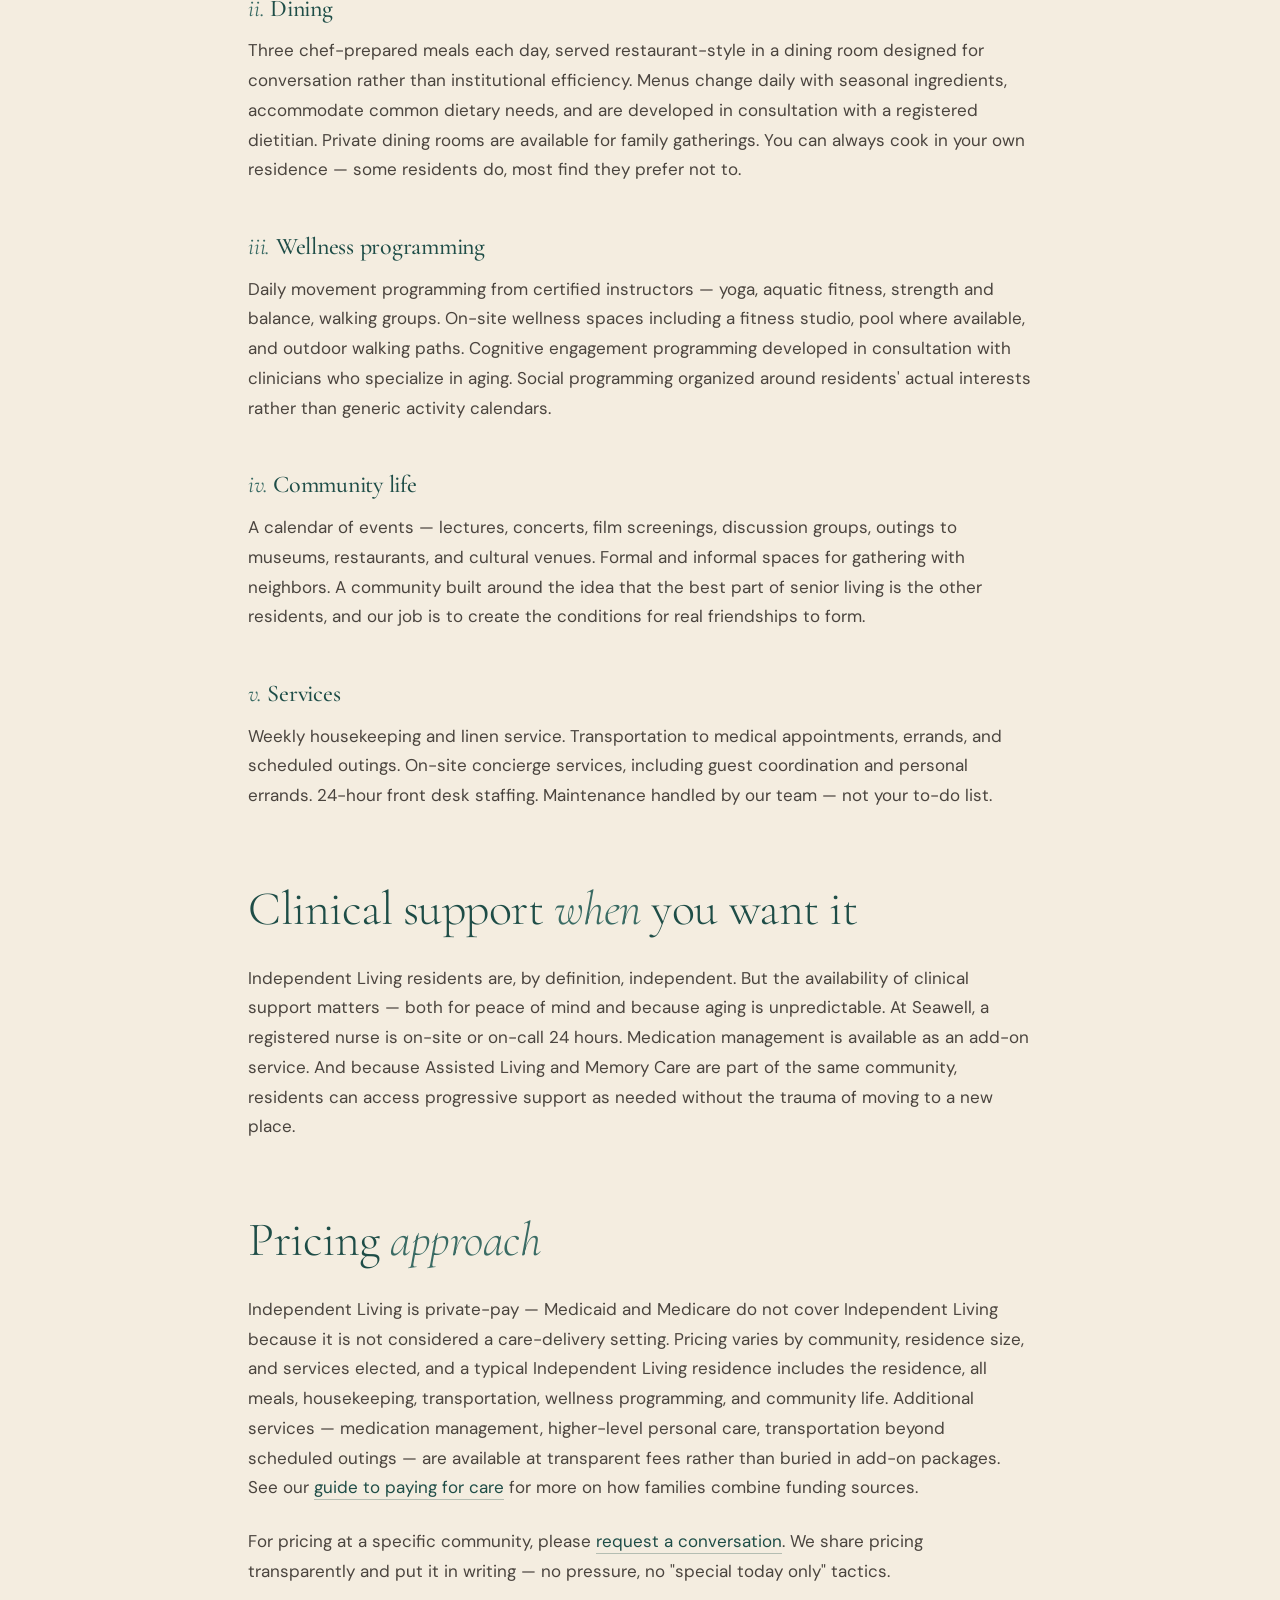
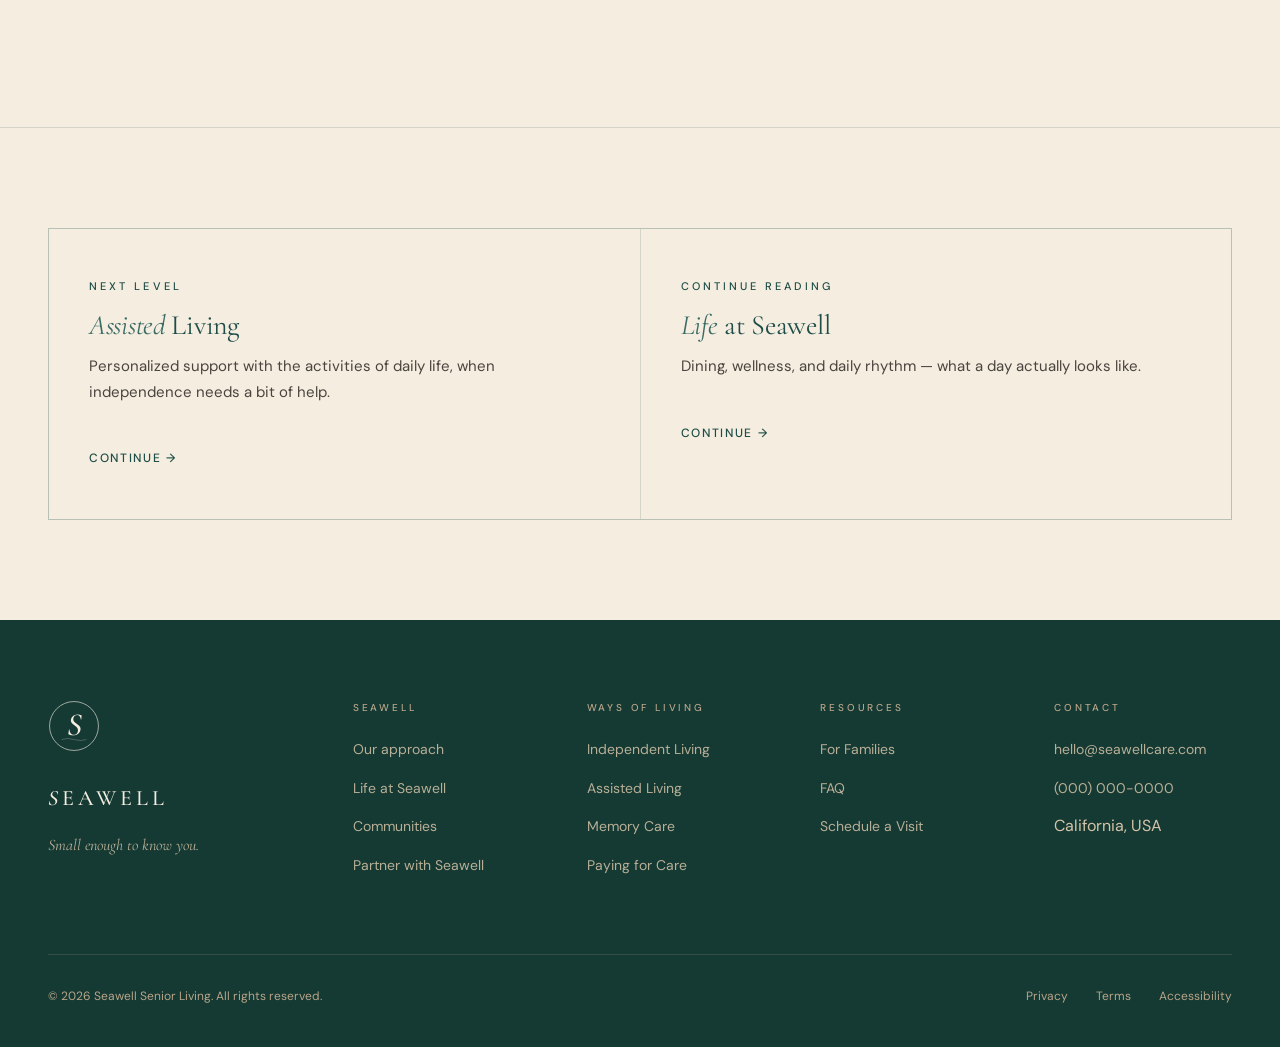
<file: independent-living.html>
<!DOCTYPE html>
<html lang="en">
<head>
<meta charset="UTF-8">
<meta name="viewport" content="width=device-width, initial-scale=1.0">
<title>Independent Living — Seawell Senior Living</title>
<meta name="description" content="Independent Living at Seawell: private residences, chef-prepared dining, and wellness programming for active years.">
<link rel="icon" type="image/svg+xml" href="/favicon.svg">
<link rel="apple-touch-icon" href="/favicon.svg">
<link rel="preconnect" href="https://fonts.googleapis.com">
<link rel="preconnect" href="https://fonts.gstatic.com" crossorigin>
<link href="https://fonts.googleapis.com/css2?family=Cormorant+Garamond:ital,wght@0,300;0,400;0,500;0,600;1,300;1,400;1,500;1,600&family=DM+Sans:ital,opsz,wght@0,9..40,300;0,9..40,400;0,9..40,500;1,9..40,400&display=swap" rel="stylesheet">
<link rel="stylesheet" href="styles.css">
</head>
<body>

<nav class="site-nav" id="nav">
  <div class="container nav-inner">
    <a href="index.html" class="nav-logo" aria-label="Seawell home">
      <svg viewBox="0 0 100 100" xmlns="http://www.w3.org/2000/svg" aria-hidden="true">
        <circle cx="50" cy="50" r="47" fill="none" stroke="#1E4D47" stroke-width="1.3"/>
        <text x="50" y="68" text-anchor="middle" font-family="Cormorant Garamond, Didot, Georgia, serif" font-size="62" font-style="italic" font-weight="500" fill="#1E4D47">S</text>
        <path d="M 26 76 Q 38 72 50 76 T 74 76" fill="none" stroke="#1E4D47" stroke-width="0.9" opacity="0.45"/>
      </svg>
      <span class="nav-logo-text"><span class="italic-s">S</span>EAWELL</span>
    </a>
    <button class="nav-toggle" id="navToggle" aria-label="Menu" aria-expanded="false" aria-controls="navLinks"><span></span><span></span><span></span></button>
    <ul class="nav-links" id="navLinks">
      <li><a href="about.html">Approach</a></li>
      <li><a href="living.html" class="active" aria-current="page">Ways of Living</a></li>
      <li><a href="life.html">Life at Seawell</a></li>
      <li><a href="communities.html">Communities</a></li>
      <li><a href="families.html">For Families</a></li>
      <li><a href="contact.html" class="nav-cta">Schedule a Visit</a></li>
    </ul>
  </div>
</nav>

<section class="page-hero">
  <svg class="page-hero-mark" viewBox="0 0 100 100" xmlns="http://www.w3.org/2000/svg" aria-hidden="true">
    <circle cx="50" cy="50" r="47" fill="none" stroke="#1E4D47" stroke-width="0.3"/>
    <text x="50" y="70" text-anchor="middle" font-family="Cormorant Garamond, Didot, Georgia, serif" font-size="70" font-style="italic" fill="#1E4D47">S</text>
  </svg>
  <div class="container page-hero-inner">
    <div class="page-hero-eyebrow">Independent Living</div>
    <h1>For active years, <em>thoughtfully</em> kept.</h1>
    <p class="page-hero-lede">The freedom of your own life with the benefits of a community built around well-being. Private residences, chef-prepared dining, and wellness programming — without the burden of home maintenance or the isolation of living alone.</p>
  </div>
</section>
<section class="standard">
  <div class="container-narrow">
    <div class="prose">
      <h2>Who it's <em>for</em></h2>
      <p>Independent Living at Seawell is designed for adults — typically in their 70s, 80s, and beyond — who are physically and cognitively capable of managing their own days, but who are ready to be free of the demands of maintaining a home. The friends who have been doing more and more of the cooking, driving, and shopping for a parent. The widow who has started to feel the silence of a house built for a family. The husband and wife who have decided, together, that the next chapter of their lives should be shared with more people, not fewer.</p>
      <p>Residents who choose Independent Living at Seawell are not stepping back from life. They are stepping into a version of it that has more company, more wellness support, more cultural life, and fewer chores.</p>

      <h2>What's <em>included</em></h2>
      <h3><em>i.</em> Your residence</h3>
      <p>Private one- and two-bedroom residences with full kitchens, in-residence laundry, and the option to furnish with your own belongings — or to arrive with nothing and have the residence ready. Every residence is designed with aging-friendly details that don't feel institutional: level thresholds, grab bars integrated into bathroom design, generous lighting, and accessible storage.</p>

      <h3><em>ii.</em> Dining</h3>
      <p>Three chef-prepared meals each day, served restaurant-style in a dining room designed for conversation rather than institutional efficiency. Menus change daily with seasonal ingredients, accommodate common dietary needs, and are developed in consultation with a registered dietitian. Private dining rooms are available for family gatherings. You can always cook in your own residence — some residents do, most find they prefer not to.</p>

      <h3><em>iii.</em> Wellness programming</h3>
      <p>Daily movement programming from certified instructors — yoga, aquatic fitness, strength and balance, walking groups. On-site wellness spaces including a fitness studio, pool where available, and outdoor walking paths. Cognitive engagement programming developed in consultation with clinicians who specialize in aging. Social programming organized around residents' actual interests rather than generic activity calendars.</p>

      <h3><em>iv.</em> Community life</h3>
      <p>A calendar of events — lectures, concerts, film screenings, discussion groups, outings to museums, restaurants, and cultural venues. Formal and informal spaces for gathering with neighbors. A community built around the idea that the best part of senior living is the other residents, and our job is to create the conditions for real friendships to form.</p>

      <h3><em>v.</em> Services</h3>
      <p>Weekly housekeeping and linen service. Transportation to medical appointments, errands, and scheduled outings. On-site concierge services, including guest coordination and personal errands. 24-hour front desk staffing. Maintenance handled by our team — not your to-do list.</p>

      <h2>Clinical support <em>when</em> you want it</h2>
      <p>Independent Living residents are, by definition, independent. But the availability of clinical support matters — both for peace of mind and because aging is unpredictable. At Seawell, a registered nurse is on-site or on-call 24 hours. Medication management is available as an add-on service. And because Assisted Living and Memory Care are part of the same community, residents can access progressive support as needed without the trauma of moving to a new place.</p>

      <h2>Pricing <em>approach</em></h2>
      <p>Independent Living is private-pay — Medicaid and Medicare do not cover Independent Living because it is not considered a care-delivery setting. Pricing varies by community, residence size, and services elected, and a typical Independent Living residence includes the residence, all meals, housekeeping, transportation, wellness programming, and community life. Additional services — medication management, higher-level personal care, transportation beyond scheduled outings — are available at transparent fees rather than buried in add-on packages. See our <a href="paying.html">guide to paying for care</a> for more on how families combine funding sources.</p>
      <p>For pricing at a specific community, please <a href="contact.html">request a conversation</a>. We share pricing transparently and put it in writing — no pressure, no "special today only" tactics.</p>
    </div>
  </div>
</section>
<section class="cross-links">
  <div class="container">
    <div class="cross-links-grid">
      <a href="assisted-living.html" class="cross-link">
        <span class="cross-link-label">Next level</span>
        <h3 class="cross-link-title"><em>Assisted</em> Living</h3>
        <p class="card-body" style="margin-top:12px">Personalized support with the activities of daily life, when independence needs a bit of help.</p>
        <span class="cross-link-arrow">Continue →</span>
      </a>
      <a href="life.html" class="cross-link">
        <span class="cross-link-label">Continue reading</span>
        <h3 class="cross-link-title"><em>Life</em> at Seawell</h3>
        <p class="card-body" style="margin-top:12px">Dining, wellness, and daily rhythm — what a day actually looks like.</p>
        <span class="cross-link-arrow">Continue →</span>
      </a>
    </div>
  </div>
</section>

<footer class="site-footer">
  <div class="container">
    <div class="footer-grid">
      <div class="footer-brand">
        <svg viewBox="0 0 100 100" xmlns="http://www.w3.org/2000/svg" aria-hidden="true">
          <circle cx="50" cy="50" r="47" fill="none" stroke="#F4EDE0" stroke-width="1.2"/>
          <text x="50" y="68" text-anchor="middle" font-family="Cormorant Garamond, Didot, Georgia, serif" font-size="62" font-style="italic" font-weight="500" fill="#F4EDE0">S</text>
          <path d="M 26 76 Q 38 72 50 76 T 74 76" fill="none" stroke="#F4EDE0" stroke-width="0.9" opacity="0.5"/>
        </svg>
        <div class="footer-brand-name"><span class="italic-s">S</span>EAWELL</div>
        <p class="footer-tagline">Small enough to know you.</p>
      </div>
      <div class="footer-col">
        <div class="footer-col-label">Seawell</div>
        <ul>
          <li><a href="about.html">Our approach</a></li>
          <li><a href="life.html">Life at Seawell</a></li>
          <li><a href="communities.html">Communities</a></li>
          <li><a href="partner.html">Partner with Seawell</a></li>
        </ul>
      </div>
      <div class="footer-col">
        <div class="footer-col-label">Ways of Living</div>
        <ul>
          <li><a href="independent-living.html">Independent Living</a></li>
          <li><a href="assisted-living.html">Assisted Living</a></li>
          <li><a href="memory-care.html">Memory Care</a></li>
          <li><a href="paying.html">Paying for Care</a></li>
        </ul>
      </div>
      <div class="footer-col">
        <div class="footer-col-label">Resources</div>
        <ul>
          <li><a href="families.html">For Families</a></li>
          <li><a href="families.html#faq">FAQ</a></li>
          <li><a href="contact.html">Schedule a Visit</a></li>
        </ul>
      </div>
      <div class="footer-col">
        <div class="footer-col-label">Contact</div>
        <ul>
          <li><a href="mailto:hello@seawellcare.com">hello@seawellcare.com</a></li>
          <li><a href="tel:+10000000000">(000) 000-0000</a></li>
          <li>California, USA</li>
        </ul>
      </div>
    </div>
    <div class="footer-bottom">
      <div>© 2026 Seawell Senior Living. All rights reserved.</div>
      <div class="footer-legal">
        <a href="#">Privacy</a>
        <a href="#">Terms</a>
        <a href="#">Accessibility</a>
      </div>
    </div>
  </div>
</footer>

<script src="main.js"></script>
</body>
</html>
</file>
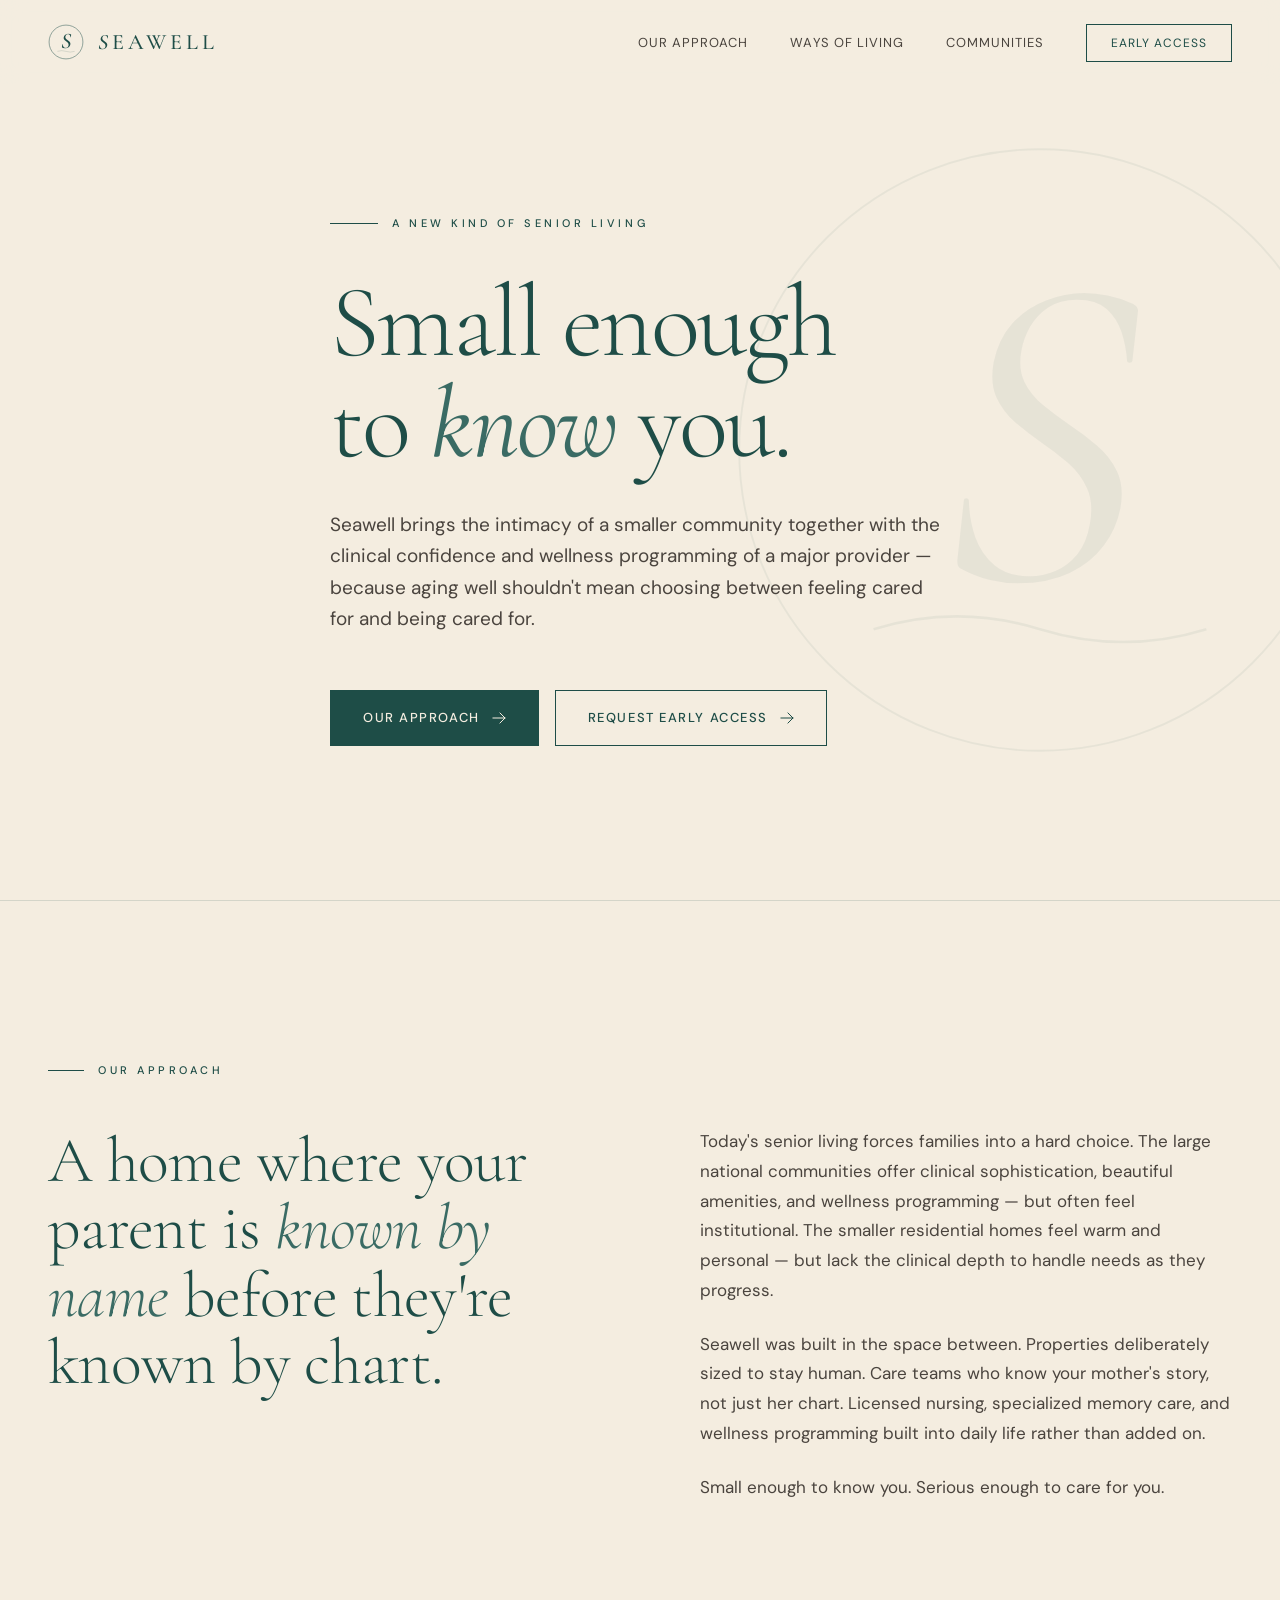
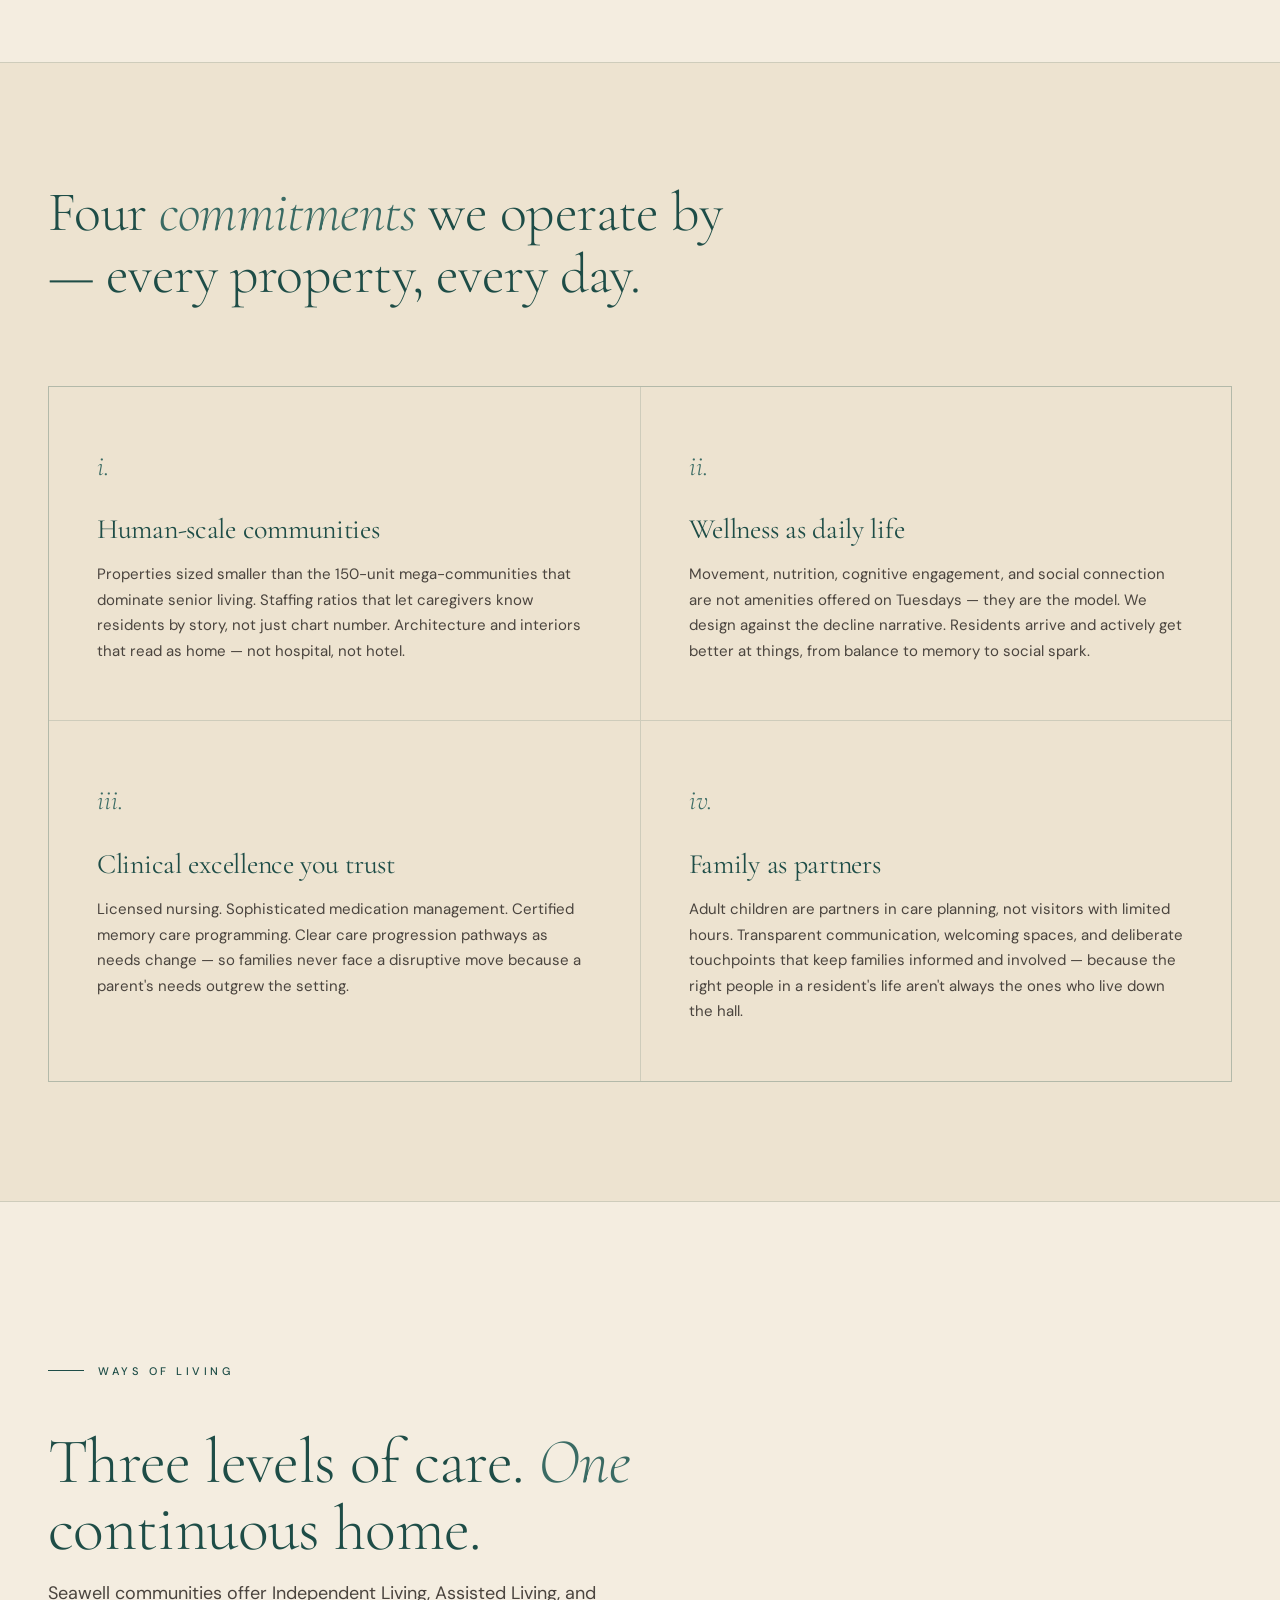
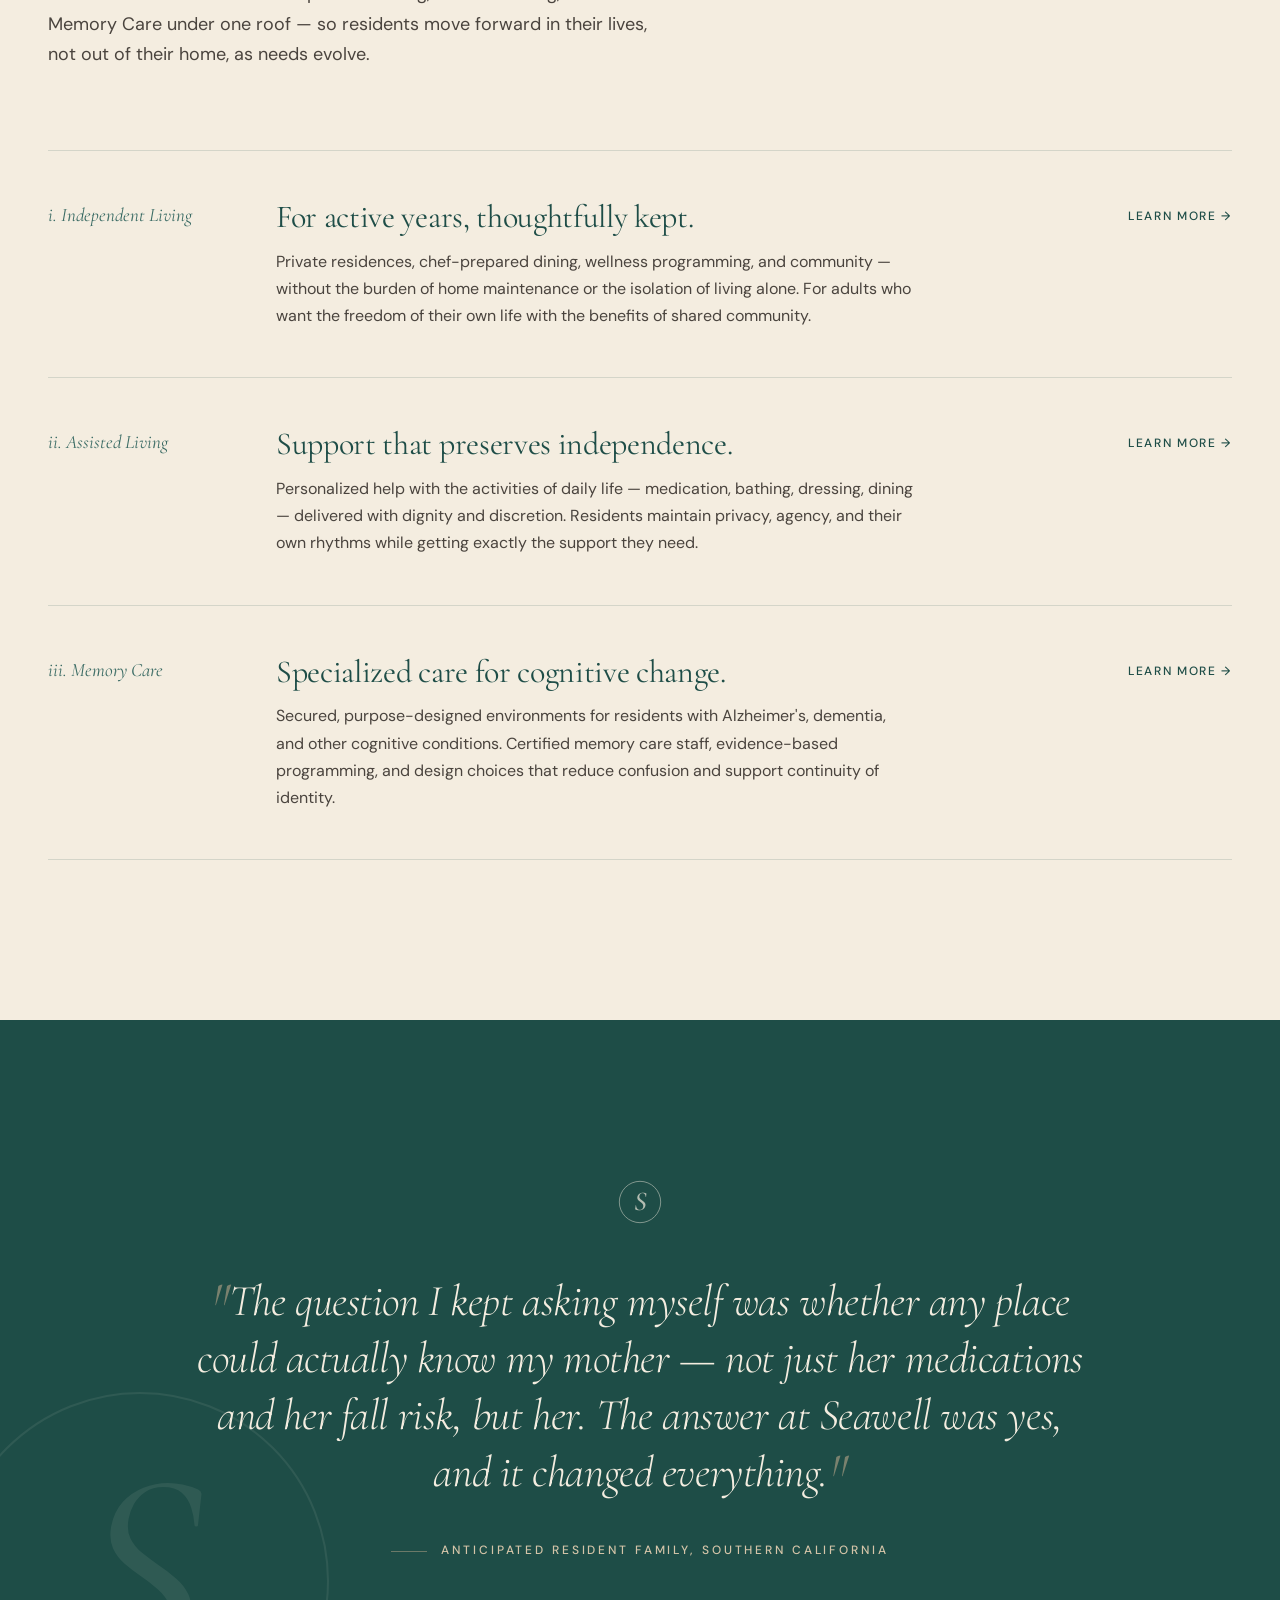
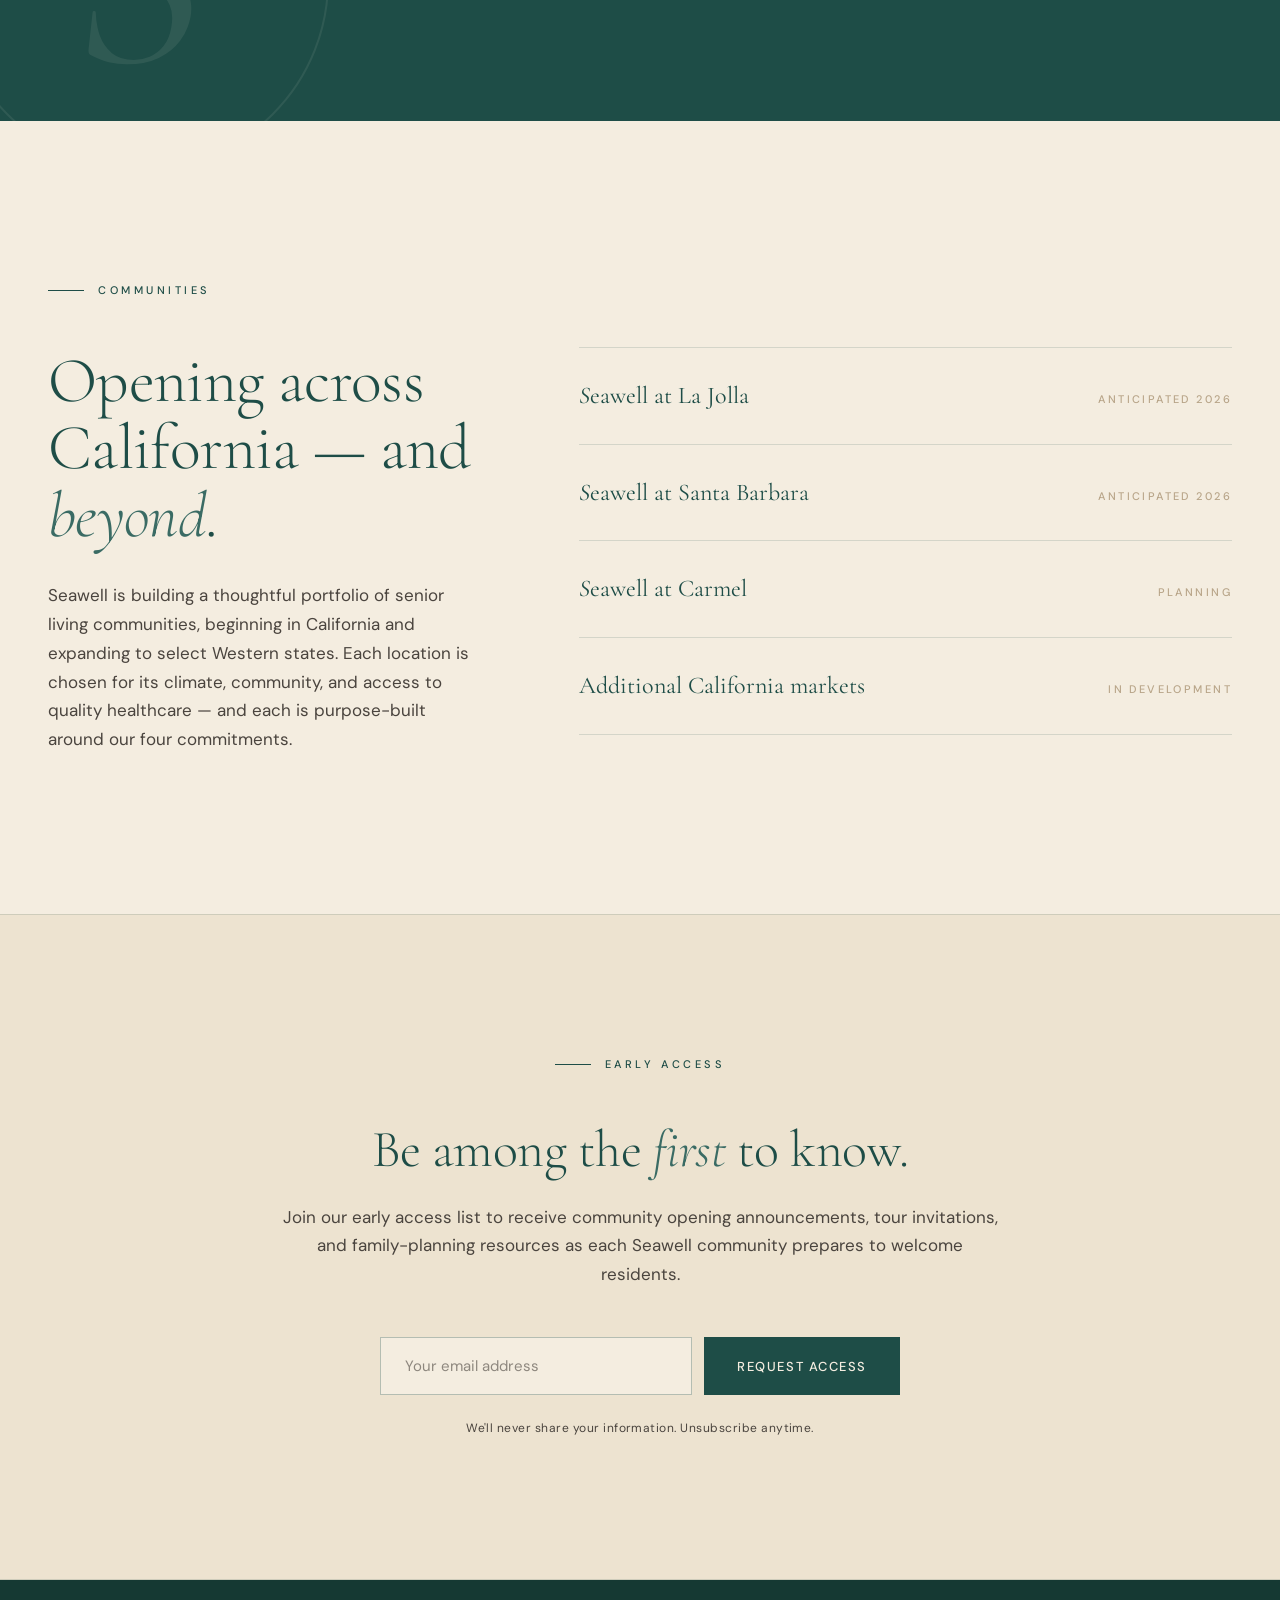
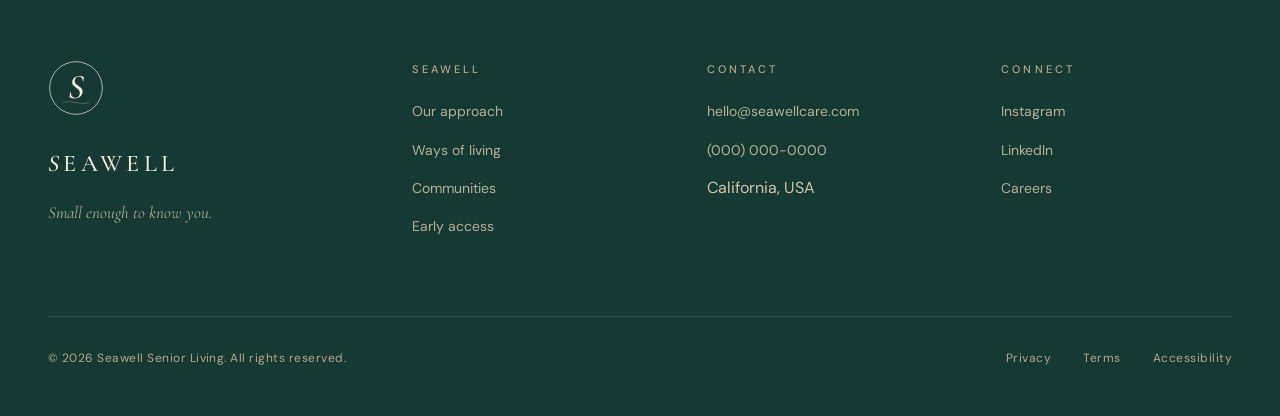
<file: index.html.html>
<!DOCTYPE html>
<html lang="en">
<head>
<meta charset="UTF-8">
<meta name="viewport" content="width=device-width, initial-scale=1.0">
<title>Seawell — Senior Living & Memory Care</title>
<meta name="description" content="A new kind of senior living community. Small enough to know you. Serious enough to care for you.">
<link rel="preconnect" href="https://fonts.googleapis.com">
<link rel="preconnect" href="https://fonts.gstatic.com" crossorigin>
<link href="https://fonts.googleapis.com/css2?family=Cormorant+Garamond:ital,wght@0,300;0,400;0,500;0,600;1,300;1,400;1,500;1,600&family=DM+Sans:ital,opsz,wght@0,9..40,300;0,9..40,400;0,9..40,500;1,9..40,400&display=swap" rel="stylesheet">
<style>
:root {
  --teal: #1E4D47;
  --teal-deep: #153933;
  --teal-soft: #3A6B64;
  --ivory: #F4EDE0;
  --ivory-warm: #EDE3D0;
  --sand: #B8A589;
  --sand-light: #D4C4A8;
  --charcoal: #2A2520;
  --charcoal-soft: #4A443E;
  --white-warm: #FAF6ED;
  --line: rgba(30, 77, 71, 0.15);
  --line-strong: rgba(30, 77, 71, 0.3);
  --serif: 'Cormorant Garamond', 'Didot', 'Playfair Display', Georgia, serif;
  --sans: 'DM Sans', -apple-system, BlinkMacSystemFont, 'Helvetica Neue', Arial, sans-serif;
}

* {
  margin: 0;
  padding: 0;
  box-sizing: border-box;
}

html {
  scroll-behavior: smooth;
}

body {
  font-family: var(--sans);
  font-weight: 400;
  font-size: 16px;
  line-height: 1.65;
  color: var(--charcoal);
  background: var(--ivory);
  overflow-x: hidden;
  -webkit-font-smoothing: antialiased;
  -moz-osx-font-smoothing: grayscale;
}

::selection {
  background: var(--teal);
  color: var(--ivory);
}

h1, h2, h3, h4 {
  font-family: var(--serif);
  font-weight: 400;
  color: var(--teal);
  letter-spacing: -0.01em;
  line-height: 1.15;
}

a {
  color: inherit;
  text-decoration: none;
  transition: opacity 0.3s ease, color 0.3s ease;
}

.container {
  max-width: 1280px;
  margin: 0 auto;
  padding: 0 48px;
}

@media (max-width: 768px) {
  .container { padding: 0 24px; }
}

/* ===== NAV ===== */
nav {
  position: fixed;
  top: 0;
  left: 0;
  right: 0;
  z-index: 100;
  padding: 24px 0;
  background: rgba(244, 237, 224, 0.92);
  backdrop-filter: blur(12px);
  -webkit-backdrop-filter: blur(12px);
  transition: padding 0.3s ease, background 0.3s ease;
}

nav.scrolled {
  padding: 16px 0;
  border-bottom: 0.5px solid var(--line);
}

.nav-inner {
  display: flex;
  justify-content: space-between;
  align-items: center;
}

.nav-logo {
  display: flex;
  align-items: center;
  gap: 14px;
}

.nav-logo svg {
  width: 36px;
  height: 36px;
}

.nav-logo-text {
  font-family: var(--serif);
  font-size: 22px;
  font-weight: 500;
  letter-spacing: 0.18em;
  color: var(--teal);
}

.nav-logo-text .italic-s {
  font-style: italic;
  font-weight: 500;
}

.nav-links {
  display: flex;
  gap: 42px;
  align-items: center;
  list-style: none;
}

.nav-links a {
  font-size: 13px;
  font-weight: 400;
  letter-spacing: 0.08em;
  text-transform: uppercase;
  color: var(--charcoal-soft);
  position: relative;
}

.nav-links a::after {
  content: '';
  position: absolute;
  bottom: -4px;
  left: 0;
  width: 0;
  height: 0.5px;
  background: var(--teal);
  transition: width 0.3s ease;
}

.nav-links a:hover::after { width: 100%; }
.nav-links a:hover { color: var(--teal); }

.nav-cta {
  padding: 10px 24px;
  border: 0.5px solid var(--teal);
  color: var(--teal) !important;
  font-size: 12px !important;
  transition: all 0.3s ease;
}

.nav-cta:hover {
  background: var(--teal);
  color: var(--ivory) !important;
}

.nav-cta::after { display: none; }

@media (max-width: 768px) {
  .nav-links { display: none; }
  .nav-logo-text { font-size: 18px; }
}

/* ===== HERO ===== */
.hero {
  min-height: 100vh;
  display: flex;
  align-items: center;
  padding: 180px 0 120px;
  position: relative;
  overflow: hidden;
}

.hero-bg-mark {
  position: absolute;
  right: -80px;
  top: 50%;
  transform: translateY(-50%);
  width: 640px;
  height: 640px;
  opacity: 0.06;
  pointer-events: none;
}

.hero-inner {
  position: relative;
  z-index: 2;
  max-width: 880px;
}

.hero-eyebrow {
  display: flex;
  align-items: center;
  gap: 14px;
  font-size: 11px;
  font-weight: 500;
  letter-spacing: 0.32em;
  text-transform: uppercase;
  color: var(--teal);
  margin-bottom: 40px;
  opacity: 0;
  animation: fadeUp 0.9s ease-out 0.2s forwards;
}

.hero-eyebrow::before {
  content: '';
  width: 48px;
  height: 0.5px;
  background: var(--teal);
}

.hero-title {
  font-size: clamp(52px, 8vw, 108px);
  font-weight: 300;
  line-height: 0.98;
  letter-spacing: -0.025em;
  margin-bottom: 36px;
  opacity: 0;
  animation: fadeUp 0.9s ease-out 0.4s forwards;
}

.hero-title em {
  font-style: italic;
  font-weight: 400;
  color: var(--teal-soft);
}

.hero-subtitle {
  font-size: 19px;
  line-height: 1.65;
  color: var(--charcoal-soft);
  max-width: 620px;
  margin-bottom: 56px;
  opacity: 0;
  animation: fadeUp 0.9s ease-out 0.6s forwards;
}

.hero-ctas {
  display: flex;
  gap: 16px;
  flex-wrap: wrap;
  opacity: 0;
  animation: fadeUp 0.9s ease-out 0.8s forwards;
}

.btn {
  padding: 16px 32px;
  font-family: var(--sans);
  font-size: 13px;
  font-weight: 500;
  letter-spacing: 0.12em;
  text-transform: uppercase;
  cursor: pointer;
  transition: all 0.3s ease;
  border: 0.5px solid var(--teal);
  background: transparent;
  color: var(--teal);
  display: inline-flex;
  align-items: center;
  gap: 12px;
}

.btn-primary {
  background: var(--teal);
  color: var(--ivory);
}

.btn-primary:hover {
  background: var(--teal-deep);
  transform: translateY(-1px);
}

.btn-secondary:hover {
  background: var(--teal);
  color: var(--ivory);
}

.btn .arrow {
  width: 14px;
  height: 14px;
  transition: transform 0.3s ease;
}

.btn:hover .arrow { transform: translateX(4px); }

/* ===== APPROACH SECTION ===== */
.approach {
  padding: 160px 0;
  border-top: 0.5px solid var(--line);
  position: relative;
}

.section-label {
  display: flex;
  align-items: center;
  gap: 14px;
  font-size: 11px;
  font-weight: 500;
  letter-spacing: 0.32em;
  text-transform: uppercase;
  color: var(--teal);
  margin-bottom: 48px;
}

.section-label::before {
  content: '';
  width: 36px;
  height: 0.5px;
  background: var(--teal);
}

.approach-grid {
  display: grid;
  grid-template-columns: 1fr 1fr;
  gap: 120px;
  align-items: start;
}

@media (max-width: 968px) {
  .approach-grid { grid-template-columns: 1fr; gap: 64px; }
}

.approach-heading {
  font-size: clamp(40px, 5vw, 64px);
  font-weight: 300;
  line-height: 1.05;
  margin-bottom: 32px;
}

.approach-heading em {
  font-style: italic;
  color: var(--teal-soft);
}

.approach-body p {
  font-size: 17px;
  line-height: 1.75;
  color: var(--charcoal-soft);
  margin-bottom: 24px;
}

.approach-body p:last-child { margin-bottom: 0; }

/* ===== PILLARS ===== */
.pillars {
  padding: 120px 0;
  background: var(--ivory-warm);
  position: relative;
}

.pillars::before, .pillars::after {
  content: '';
  position: absolute;
  left: 0;
  right: 0;
  height: 0.5px;
  background: var(--line);
}

.pillars::before { top: 0; }
.pillars::after { bottom: 0; }

.pillars-heading {
  font-size: clamp(36px, 4.5vw, 56px);
  font-weight: 300;
  line-height: 1.1;
  margin-bottom: 80px;
  max-width: 720px;
}

.pillars-heading em { font-style: italic; color: var(--teal-soft); }

.pillars-grid {
  display: grid;
  grid-template-columns: repeat(2, 1fr);
  gap: 1px;
  background: var(--line);
  border: 0.5px solid var(--line);
}

@media (max-width: 768px) {
  .pillars-grid { grid-template-columns: 1fr; }
}

.pillar {
  background: var(--ivory-warm);
  padding: 56px 48px;
  transition: background 0.4s ease;
}

.pillar:hover { background: var(--ivory); }

.pillar-number {
  font-family: var(--serif);
  font-style: italic;
  font-size: 28px;
  font-weight: 300;
  color: var(--teal-soft);
  margin-bottom: 24px;
  display: block;
}

.pillar-title {
  font-size: 28px;
  font-weight: 400;
  margin-bottom: 16px;
  line-height: 1.2;
}

.pillar-body {
  font-size: 15px;
  line-height: 1.7;
  color: var(--charcoal-soft);
}

/* ===== WAYS OF LIVING ===== */
.living {
  padding: 160px 0;
}

.living-heading {
  font-size: clamp(40px, 5vw, 64px);
  font-weight: 300;
  line-height: 1.05;
  margin-bottom: 16px;
  max-width: 840px;
}

.living-heading em { font-style: italic; color: var(--teal-soft); }

.living-intro {
  font-size: 18px;
  color: var(--charcoal-soft);
  max-width: 620px;
  margin-bottom: 80px;
  line-height: 1.7;
}

.living-list {
  display: flex;
  flex-direction: column;
}

.living-item {
  display: grid;
  grid-template-columns: 180px 1fr auto;
  gap: 48px;
  padding: 48px 0;
  border-top: 0.5px solid var(--line);
  align-items: start;
  transition: padding 0.4s ease;
}

.living-item:last-child { border-bottom: 0.5px solid var(--line); }
.living-item:hover { padding: 48px 16px; }

@media (max-width: 768px) {
  .living-item { grid-template-columns: 1fr; gap: 12px; padding: 32px 0; }
}

.living-item-label {
  font-family: var(--serif);
  font-style: italic;
  font-size: 19px;
  color: var(--teal-soft);
}

.living-item-title {
  font-size: 32px;
  font-weight: 400;
  margin-bottom: 12px;
}

.living-item-body {
  font-size: 16px;
  line-height: 1.7;
  color: var(--charcoal-soft);
  max-width: 640px;
}

.living-item-link {
  display: inline-flex;
  align-items: center;
  gap: 8px;
  font-size: 12px;
  font-weight: 500;
  letter-spacing: 0.14em;
  text-transform: uppercase;
  color: var(--teal);
  white-space: nowrap;
  padding-top: 8px;
}

.living-item-link:hover { color: var(--teal-deep); }

@media (max-width: 768px) {
  .living-item-link { padding-top: 8px; }
}

/* ===== EDITORIAL QUOTE ===== */
.editorial {
  padding: 160px 0;
  background: var(--teal);
  color: var(--ivory);
  position: relative;
  overflow: hidden;
}

.editorial-mark {
  position: absolute;
  left: -60px;
  bottom: -60px;
  width: 400px;
  height: 400px;
  opacity: 0.08;
  pointer-events: none;
}

.editorial-inner {
  max-width: 900px;
  margin: 0 auto;
  text-align: center;
  position: relative;
  z-index: 2;
}

.editorial-mark-small {
  width: 44px;
  height: 44px;
  margin: 0 auto 40px;
  opacity: 0.7;
}

.editorial-quote {
  font-family: var(--serif);
  font-style: italic;
  font-weight: 300;
  font-size: clamp(28px, 4vw, 44px);
  line-height: 1.3;
  color: var(--ivory);
  margin-bottom: 40px;
  letter-spacing: -0.01em;
}

.editorial-quote::before, .editorial-quote::after {
  content: '"';
  font-size: 1.4em;
  line-height: 0;
  color: var(--sand);
  opacity: 0.6;
  vertical-align: -0.15em;
}

.editorial-attr {
  font-size: 12px;
  font-weight: 500;
  letter-spacing: 0.24em;
  text-transform: uppercase;
  color: var(--sand-light);
  display: flex;
  align-items: center;
  justify-content: center;
  gap: 14px;
}

.editorial-attr::before {
  content: '';
  width: 36px;
  height: 0.5px;
  background: var(--sand);
  opacity: 0.5;
}

/* ===== COMMUNITIES ===== */
.communities {
  padding: 160px 0;
}

.communities-grid {
  display: grid;
  grid-template-columns: 1fr 1.5fr;
  gap: 96px;
  align-items: start;
}

@media (max-width: 968px) {
  .communities-grid { grid-template-columns: 1fr; gap: 48px; }
}

.communities-heading {
  font-size: clamp(40px, 5vw, 64px);
  font-weight: 300;
  line-height: 1.05;
  margin-bottom: 32px;
}

.communities-heading em { font-style: italic; color: var(--teal-soft); }

.communities-body {
  font-size: 17px;
  line-height: 1.7;
  color: var(--charcoal-soft);
}

.community-list {
  list-style: none;
}

.community-item {
  display: flex;
  justify-content: space-between;
  align-items: baseline;
  padding: 28px 0;
  border-top: 0.5px solid var(--line);
}

.community-item:last-child { border-bottom: 0.5px solid var(--line); }

.community-name {
  font-family: var(--serif);
  font-size: 24px;
  font-weight: 400;
  color: var(--teal);
}

.community-name em { font-style: italic; color: var(--teal-soft); }

.community-status {
  font-size: 11px;
  letter-spacing: 0.22em;
  text-transform: uppercase;
  color: var(--sand);
  font-weight: 500;
}

.community-status.confirmed { color: var(--teal-soft); }

/* ===== EARLY ACCESS ===== */
.early-access {
  padding: 140px 0;
  background: var(--ivory-warm);
  border-top: 0.5px solid var(--line);
  border-bottom: 0.5px solid var(--line);
}

.access-inner {
  max-width: 720px;
  margin: 0 auto;
  text-align: center;
}

.access-heading {
  font-size: clamp(36px, 4.5vw, 52px);
  font-weight: 300;
  line-height: 1.1;
  margin-bottom: 24px;
}

.access-heading em { font-style: italic; color: var(--teal-soft); }

.access-body {
  font-size: 17px;
  line-height: 1.7;
  color: var(--charcoal-soft);
  margin-bottom: 48px;
}

.access-form {
  display: flex;
  gap: 12px;
  max-width: 520px;
  margin: 0 auto;
  flex-wrap: wrap;
  justify-content: center;
}

.access-form input[type="email"] {
  flex: 1;
  min-width: 260px;
  padding: 18px 24px;
  font-family: var(--sans);
  font-size: 15px;
  background: var(--ivory);
  border: 0.5px solid var(--line-strong);
  color: var(--charcoal);
  outline: none;
  transition: border-color 0.3s ease;
}

.access-form input[type="email"]:focus {
  border-color: var(--teal);
}

.access-form input[type="email"]::placeholder {
  color: var(--charcoal-soft);
  opacity: 0.6;
}

.access-note {
  margin-top: 24px;
  font-size: 12px;
  color: var(--charcoal-soft);
  letter-spacing: 0.04em;
}

/* ===== FOOTER ===== */
footer {
  padding: 80px 0 48px;
  background: var(--teal-deep);
  color: var(--sand-light);
}

.footer-grid {
  display: grid;
  grid-template-columns: 1.3fr 1fr 1fr 1fr;
  gap: 64px;
  margin-bottom: 64px;
}

@media (max-width: 768px) {
  .footer-grid { grid-template-columns: 1fr 1fr; gap: 40px; }
}

.footer-brand svg { width: 56px; height: 56px; margin-bottom: 20px; }

.footer-brand-name {
  font-family: var(--serif);
  font-size: 24px;
  font-weight: 500;
  letter-spacing: 0.18em;
  color: var(--ivory);
  margin-bottom: 16px;
}

.footer-brand-name .italic-s { font-style: italic; }

.footer-tagline {
  font-family: var(--serif);
  font-style: italic;
  font-size: 17px;
  color: var(--sand-light);
  opacity: 0.8;
  max-width: 280px;
  line-height: 1.5;
}

.footer-col-label {
  font-size: 11px;
  font-weight: 500;
  letter-spacing: 0.28em;
  text-transform: uppercase;
  color: var(--sand);
  margin-bottom: 20px;
}

.footer-col ul { list-style: none; }
.footer-col li { margin-bottom: 12px; }
.footer-col a { font-size: 14px; color: var(--sand-light); opacity: 0.85; }
.footer-col a:hover { opacity: 1; color: var(--ivory); }

.footer-bottom {
  padding-top: 32px;
  border-top: 0.5px solid rgba(184, 165, 137, 0.2);
  display: flex;
  justify-content: space-between;
  align-items: center;
  flex-wrap: wrap;
  gap: 16px;
  font-size: 12px;
  color: var(--sand);
  letter-spacing: 0.04em;
}

.footer-legal { display: flex; gap: 32px; flex-wrap: wrap; }

/* ===== ANIMATIONS ===== */
@keyframes fadeUp {
  from { opacity: 0; transform: translateY(20px); }
  to { opacity: 1; transform: translateY(0); }
}

.reveal {
  opacity: 0;
  transform: translateY(24px);
  transition: opacity 0.9s ease-out, transform 0.9s ease-out;
}

.reveal.in-view {
  opacity: 1;
  transform: translateY(0);
}

@media (prefers-reduced-motion: reduce) {
  *, *::before, *::after {
    animation-duration: 0.01ms !important;
    transition-duration: 0.01ms !important;
  }
  .reveal { opacity: 1; transform: none; }
}
</style>
</head>
<body>

<!-- NAV -->
<nav id="nav">
  <div class="container nav-inner">
    <a href="#top" class="nav-logo" aria-label="Seawell home">
      <svg viewBox="0 0 100 100" xmlns="http://www.w3.org/2000/svg" aria-hidden="true">
        <circle cx="50" cy="50" r="47" fill="none" stroke="#1E4D47" stroke-width="1.3"/>
        <text x="50" y="68" text-anchor="middle" font-family="Cormorant Garamond, Didot, Georgia, serif" font-size="62" font-style="italic" font-weight="500" fill="#1E4D47">S</text>
        <path d="M 26 76 Q 38 72 50 76 T 74 76" fill="none" stroke="#1E4D47" stroke-width="0.9" opacity="0.45"/>
      </svg>
      <span class="nav-logo-text"><span class="italic-s">S</span>EAWELL</span>
    </a>
    <ul class="nav-links">
      <li><a href="#approach">Our approach</a></li>
      <li><a href="#living">Ways of living</a></li>
      <li><a href="#communities">Communities</a></li>
      <li><a href="#access" class="nav-cta">Early access</a></li>
    </ul>
  </div>
</nav>

<!-- HERO -->
<section class="hero" id="top">
  <svg class="hero-bg-mark" viewBox="0 0 100 100" xmlns="http://www.w3.org/2000/svg" aria-hidden="true">
    <circle cx="50" cy="50" r="47" fill="none" stroke="#1E4D47" stroke-width="0.3"/>
    <text x="50" y="70" text-anchor="middle" font-family="Cormorant Garamond, Didot, Georgia, serif" font-size="70" font-style="italic" fill="#1E4D47">S</text>
    <path d="M 24 78 Q 37 74 50 78 T 76 78" fill="none" stroke="#1E4D47" stroke-width="0.4"/>
  </svg>
  <div class="container hero-inner">
    <div class="hero-eyebrow">A new kind of senior living</div>
    <h1 class="hero-title">Small enough<br>to <em>know</em> you.</h1>
    <p class="hero-subtitle">Seawell brings the intimacy of a smaller community together with the clinical confidence and wellness programming of a major provider — because aging well shouldn't mean choosing between feeling cared for and being cared for.</p>
    <div class="hero-ctas">
      <a href="#approach" class="btn btn-primary">
        Our approach
        <svg class="arrow" viewBox="0 0 14 14" xmlns="http://www.w3.org/2000/svg"><path d="M1 7h12m-5-5l5 5-5 5" stroke="currentColor" stroke-width="1" fill="none" stroke-linecap="square"/></svg>
      </a>
      <a href="#access" class="btn btn-secondary">
        Request early access
        <svg class="arrow" viewBox="0 0 14 14" xmlns="http://www.w3.org/2000/svg"><path d="M1 7h12m-5-5l5 5-5 5" stroke="currentColor" stroke-width="1" fill="none" stroke-linecap="square"/></svg>
      </a>
    </div>
  </div>
</section>

<!-- APPROACH -->
<section class="approach" id="approach">
  <div class="container">
    <div class="section-label">Our approach</div>
    <div class="approach-grid">
      <h2 class="approach-heading reveal">A home where your parent is <em>known by name</em> before they're known by chart.</h2>
      <div class="approach-body reveal">
        <p>Today's senior living forces families into a hard choice. The large national communities offer clinical sophistication, beautiful amenities, and wellness programming — but often feel institutional. The smaller residential homes feel warm and personal — but lack the clinical depth to handle needs as they progress.</p>
        <p>Seawell was built in the space between. Properties deliberately sized to stay human. Care teams who know your mother's story, not just her chart. Licensed nursing, specialized memory care, and wellness programming built into daily life rather than added on.</p>
        <p>Small enough to know you. Serious enough to care for you.</p>
      </div>
    </div>
  </div>
</section>

<!-- PILLARS -->
<section class="pillars">
  <div class="container">
    <h2 class="pillars-heading reveal">Four <em>commitments</em> we operate by — every property, every day.</h2>
    <div class="pillars-grid">
      <div class="pillar reveal">
        <span class="pillar-number">i.</span>
        <h3 class="pillar-title">Human-scale communities</h3>
        <p class="pillar-body">Properties sized smaller than the 150-unit mega-communities that dominate senior living. Staffing ratios that let caregivers know residents by story, not just chart number. Architecture and interiors that read as home — not hospital, not hotel.</p>
      </div>
      <div class="pillar reveal">
        <span class="pillar-number">ii.</span>
        <h3 class="pillar-title">Wellness as daily life</h3>
        <p class="pillar-body">Movement, nutrition, cognitive engagement, and social connection are not amenities offered on Tuesdays — they are the model. We design against the decline narrative. Residents arrive and actively get better at things, from balance to memory to social spark.</p>
      </div>
      <div class="pillar reveal">
        <span class="pillar-number">iii.</span>
        <h3 class="pillar-title">Clinical excellence you trust</h3>
        <p class="pillar-body">Licensed nursing. Sophisticated medication management. Certified memory care programming. Clear care progression pathways as needs change — so families never face a disruptive move because a parent's needs outgrew the setting.</p>
      </div>
      <div class="pillar reveal">
        <span class="pillar-number">iv.</span>
        <h3 class="pillar-title">Family as partners</h3>
        <p class="pillar-body">Adult children are partners in care planning, not visitors with limited hours. Transparent communication, welcoming spaces, and deliberate touchpoints that keep families informed and involved — because the right people in a resident's life aren't always the ones who live down the hall.</p>
      </div>
    </div>
  </div>
</section>

<!-- WAYS OF LIVING -->
<section class="living" id="living">
  <div class="container">
    <div class="section-label">Ways of living</div>
    <h2 class="living-heading reveal">Three levels of care. <em>One</em> continuous home.</h2>
    <p class="living-intro reveal">Seawell communities offer Independent Living, Assisted Living, and Memory Care under one roof — so residents move forward in their lives, not out of their home, as needs evolve.</p>
    <div class="living-list">
      <div class="living-item reveal">
        <span class="living-item-label">i. Independent Living</span>
        <div>
          <h3 class="living-item-title">For active years, thoughtfully kept.</h3>
          <p class="living-item-body">Private residences, chef-prepared dining, wellness programming, and community — without the burden of home maintenance or the isolation of living alone. For adults who want the freedom of their own life with the benefits of shared community.</p>
        </div>
        <a href="#access" class="living-item-link">Learn more →</a>
      </div>
      <div class="living-item reveal">
        <span class="living-item-label">ii. Assisted Living</span>
        <div>
          <h3 class="living-item-title">Support that preserves independence.</h3>
          <p class="living-item-body">Personalized help with the activities of daily life — medication, bathing, dressing, dining — delivered with dignity and discretion. Residents maintain privacy, agency, and their own rhythms while getting exactly the support they need.</p>
        </div>
        <a href="#access" class="living-item-link">Learn more →</a>
      </div>
      <div class="living-item reveal">
        <span class="living-item-label">iii. Memory Care</span>
        <div>
          <h3 class="living-item-title">Specialized care for cognitive change.</h3>
          <p class="living-item-body">Secured, purpose-designed environments for residents with Alzheimer's, dementia, and other cognitive conditions. Certified memory care staff, evidence-based programming, and design choices that reduce confusion and support continuity of identity.</p>
        </div>
        <a href="#access" class="living-item-link">Learn more →</a>
      </div>
    </div>
  </div>
</section>

<!-- EDITORIAL QUOTE -->
<section class="editorial">
  <svg class="editorial-mark" viewBox="0 0 100 100" xmlns="http://www.w3.org/2000/svg" aria-hidden="true">
    <circle cx="50" cy="50" r="47" fill="none" stroke="#F4EDE0" stroke-width="0.5"/>
    <text x="50" y="70" text-anchor="middle" font-family="Cormorant Garamond, Didot, Georgia, serif" font-size="70" font-style="italic" fill="#F4EDE0">S</text>
  </svg>
  <div class="container">
    <div class="editorial-inner">
      <svg class="editorial-mark-small" viewBox="0 0 100 100" xmlns="http://www.w3.org/2000/svg" aria-hidden="true">
        <circle cx="50" cy="50" r="47" fill="none" stroke="#F4EDE0" stroke-width="1.5"/>
        <text x="50" y="68" text-anchor="middle" font-family="Cormorant Garamond, Didot, Georgia, serif" font-size="62" font-style="italic" font-weight="500" fill="#F4EDE0">S</text>
      </svg>
      <p class="editorial-quote">The question I kept asking myself was whether any place could actually know my mother — not just her medications and her fall risk, but her. The answer at Seawell was yes, and it changed everything.</p>
      <div class="editorial-attr">Anticipated resident family, Southern California</div>
    </div>
  </div>
</section>

<!-- COMMUNITIES -->
<section class="communities" id="communities">
  <div class="container">
    <div class="section-label">Communities</div>
    <div class="communities-grid">
      <div class="reveal">
        <h2 class="communities-heading">Opening across California — and <em>beyond</em>.</h2>
        <p class="communities-body">Seawell is building a thoughtful portfolio of senior living communities, beginning in California and expanding to select Western states. Each location is chosen for its climate, community, and access to quality healthcare — and each is purpose-built around our four commitments.</p>
      </div>
      <ul class="community-list reveal">
        <li class="community-item">
          <span class="community-name"><span style="font-style:italic">S</span>eawell at La Jolla</span>
          <span class="community-status">Anticipated 2026</span>
        </li>
        <li class="community-item">
          <span class="community-name"><span style="font-style:italic">S</span>eawell at Santa Barbara</span>
          <span class="community-status">Anticipated 2026</span>
        </li>
        <li class="community-item">
          <span class="community-name"><span style="font-style:italic">S</span>eawell at Carmel</span>
          <span class="community-status">Planning</span>
        </li>
        <li class="community-item">
          <span class="community-name">Additional California markets</span>
          <span class="community-status">In development</span>
        </li>
      </ul>
    </div>
  </div>
</section>

<!-- EARLY ACCESS -->
<section class="early-access" id="access">
  <div class="container">
    <div class="access-inner">
      <div class="section-label" style="justify-content:center">Early access</div>
      <h2 class="access-heading reveal">Be among the <em>first</em> to know.</h2>
      <p class="access-body reveal">Join our early access list to receive community opening announcements, tour invitations, and family-planning resources as each Seawell community prepares to welcome residents.</p>
      <form class="access-form reveal" onsubmit="event.preventDefault(); this.querySelector('button').textContent='Thank you'; this.querySelector('input').value='';">
        <input type="email" placeholder="Your email address" required aria-label="Email address">
        <button type="submit" class="btn btn-primary">Request access</button>
      </form>
      <p class="access-note">We'll never share your information. Unsubscribe anytime.</p>
    </div>
  </div>
</section>

<!-- FOOTER -->
<footer>
  <div class="container">
    <div class="footer-grid">
      <div class="footer-brand">
        <svg viewBox="0 0 100 100" xmlns="http://www.w3.org/2000/svg" aria-hidden="true">
          <circle cx="50" cy="50" r="47" fill="none" stroke="#F4EDE0" stroke-width="1.2"/>
          <text x="50" y="68" text-anchor="middle" font-family="Cormorant Garamond, Didot, Georgia, serif" font-size="62" font-style="italic" font-weight="500" fill="#F4EDE0">S</text>
          <path d="M 26 76 Q 38 72 50 76 T 74 76" fill="none" stroke="#F4EDE0" stroke-width="0.9" opacity="0.5"/>
        </svg>
        <div class="footer-brand-name"><span class="italic-s">S</span>EAWELL</div>
        <p class="footer-tagline">Small enough to know you.</p>
      </div>
      <div class="footer-col">
        <div class="footer-col-label">Seawell</div>
        <ul>
          <li><a href="#approach">Our approach</a></li>
          <li><a href="#living">Ways of living</a></li>
          <li><a href="#communities">Communities</a></li>
          <li><a href="#access">Early access</a></li>
        </ul>
      </div>
      <div class="footer-col">
        <div class="footer-col-label">Contact</div>
        <ul>
          <li><a href="mailto:hello@seawellcare.com">hello@seawellcare.com</a></li>
          <li><a href="tel:+10000000000">(000) 000-0000</a></li>
          <li>California, USA</li>
        </ul>
      </div>
      <div class="footer-col">
        <div class="footer-col-label">Connect</div>
        <ul>
          <li><a href="#">Instagram</a></li>
          <li><a href="#">LinkedIn</a></li>
          <li><a href="#">Careers</a></li>
        </ul>
      </div>
    </div>
    <div class="footer-bottom">
      <div>© 2026 Seawell Senior Living. All rights reserved.</div>
      <div class="footer-legal">
        <a href="#">Privacy</a>
        <a href="#">Terms</a>
        <a href="#">Accessibility</a>
      </div>
    </div>
  </div>
</footer>

<script>
// Nav scroll state
const nav = document.getElementById('nav');
window.addEventListener('scroll', () => {
  if (window.scrollY > 24) nav.classList.add('scrolled');
  else nav.classList.remove('scrolled');
});

// Reveal on scroll
const observer = new IntersectionObserver((entries) => {
  entries.forEach(entry => {
    if (entry.isIntersecting) {
      entry.target.classList.add('in-view');
      observer.unobserve(entry.target);
    }
  });
}, { threshold: 0.12, rootMargin: '0px 0px -60px 0px' });

document.querySelectorAll('.reveal').forEach(el => observer.observe(el));
</script>
</body>
</html>
</file>
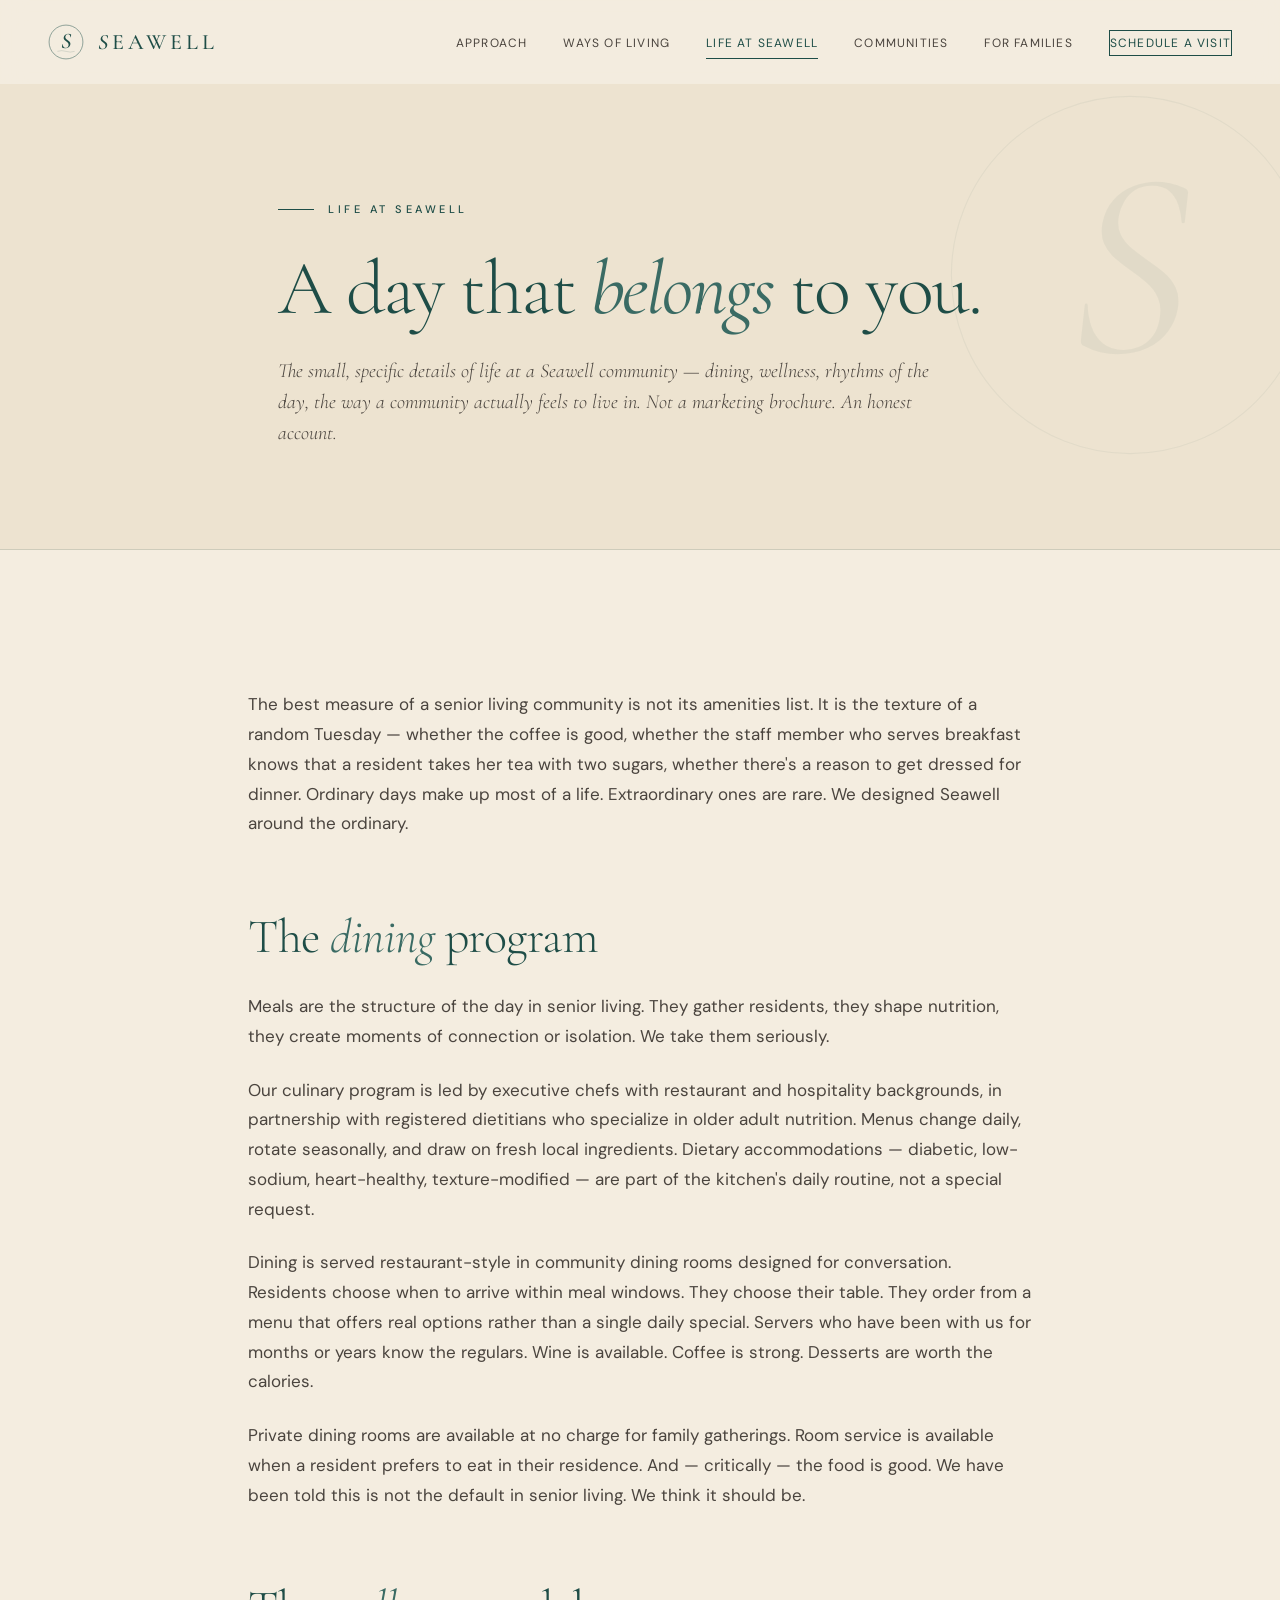
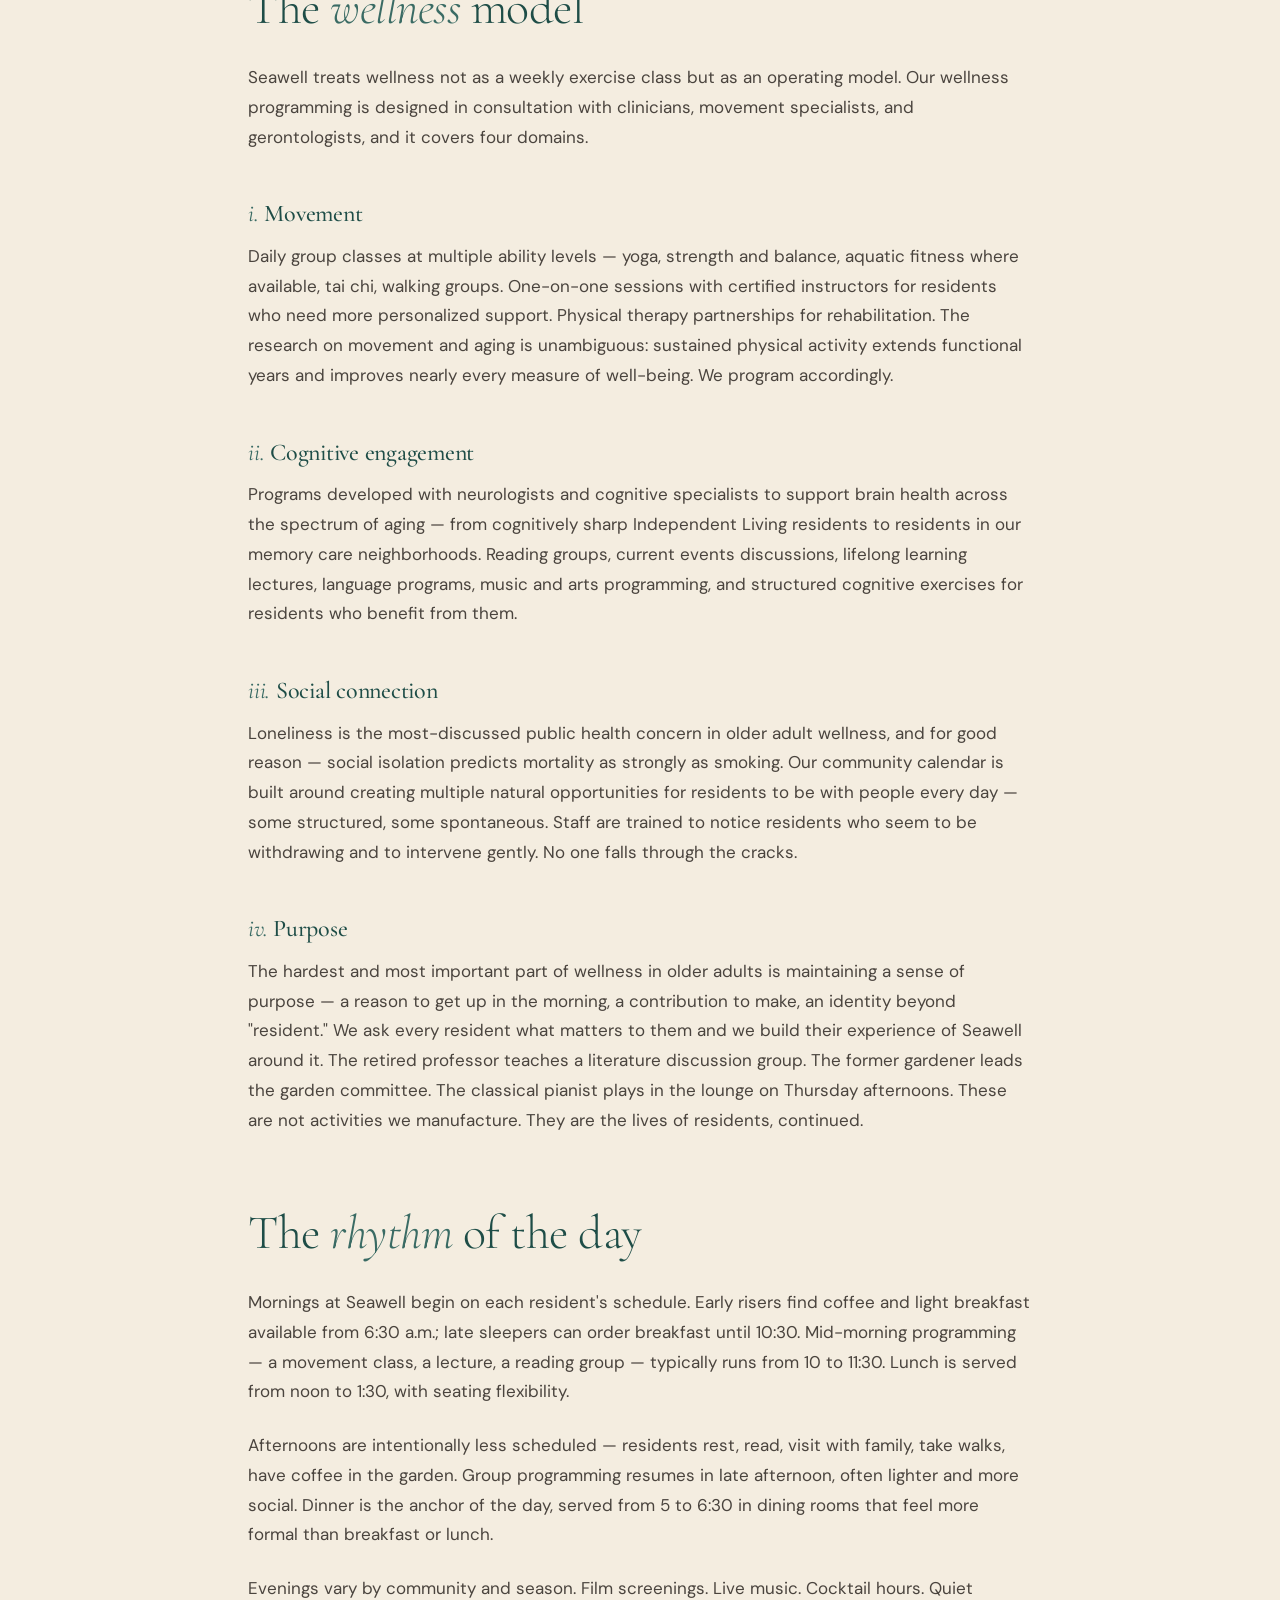
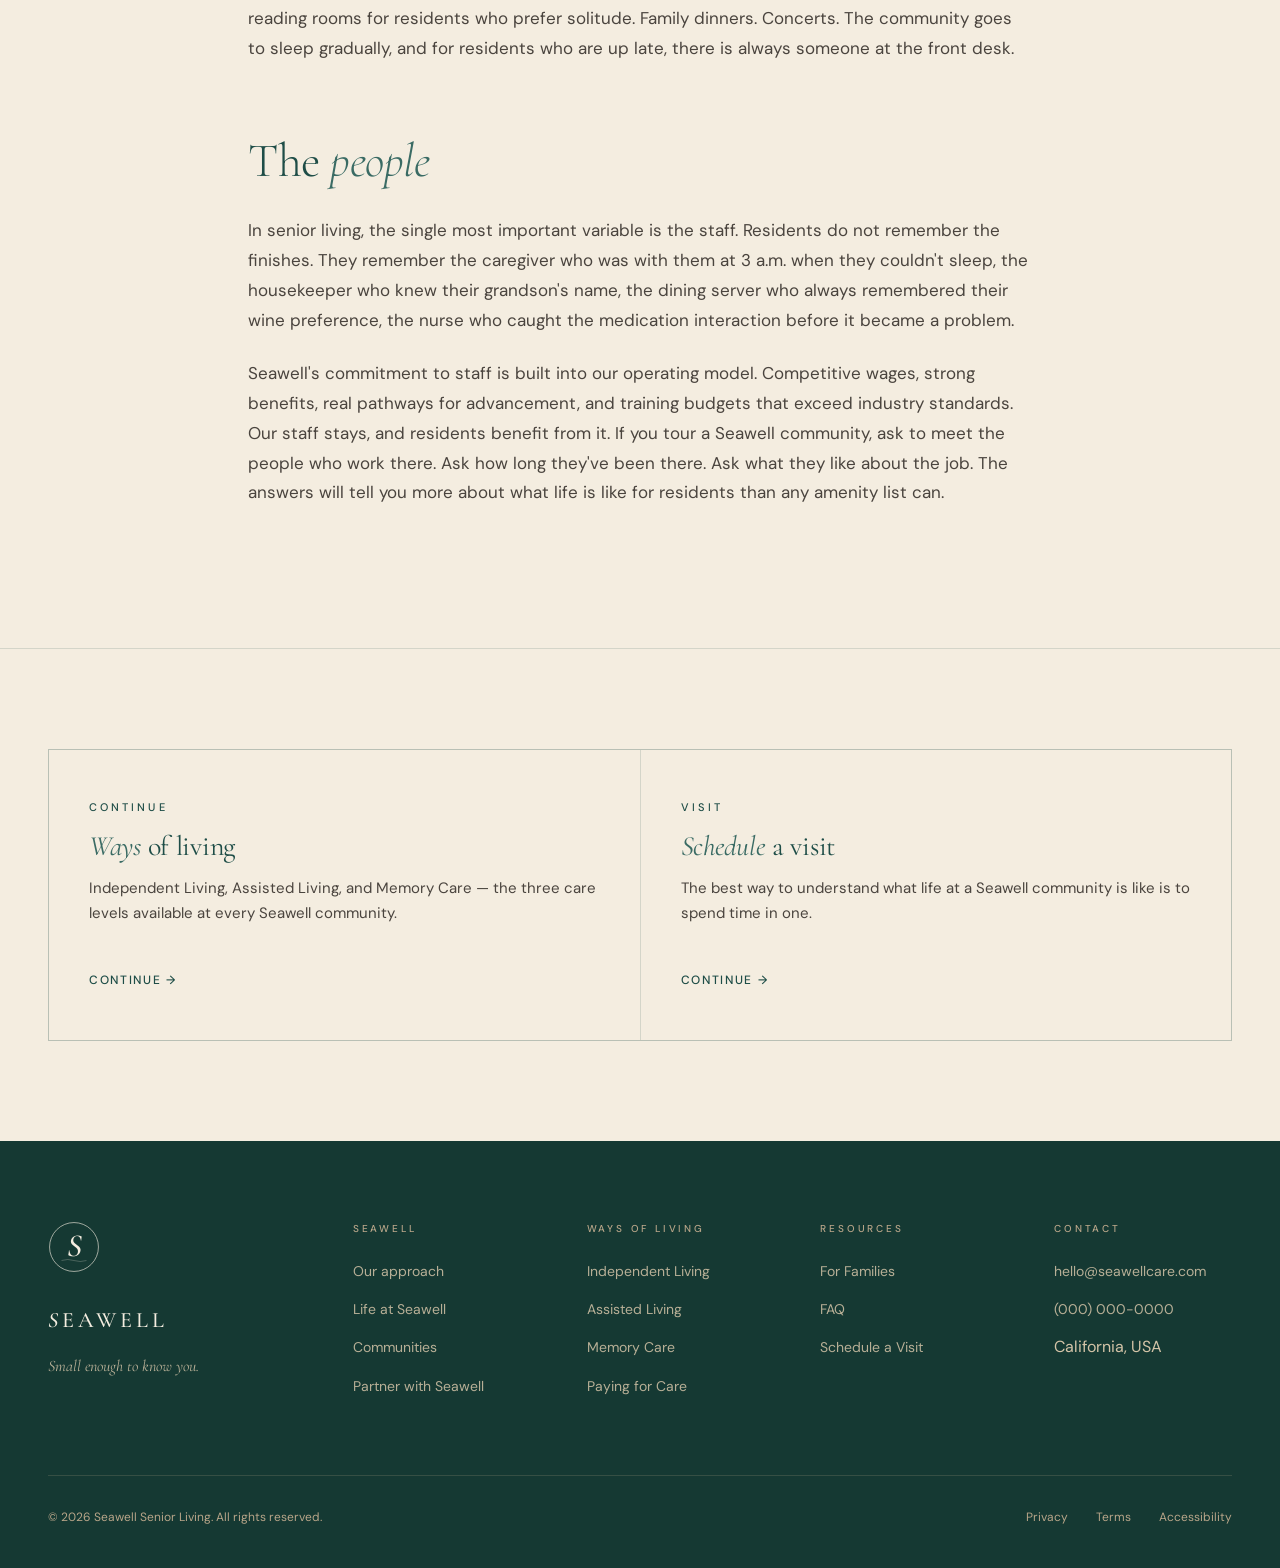
<file: life.html>
<!DOCTYPE html>
<html lang="en">
<head>
<meta charset="UTF-8">
<meta name="viewport" content="width=device-width, initial-scale=1.0">
<title>Life at Seawell — Seawell Senior Living</title>
<meta name="description" content="Dining, wellness, community — what a day actually looks like at a Seawell senior living community.">
<link rel="icon" type="image/svg+xml" href="/favicon.svg">
<link rel="apple-touch-icon" href="/favicon.svg">
<link rel="preconnect" href="https://fonts.googleapis.com">
<link rel="preconnect" href="https://fonts.gstatic.com" crossorigin>
<link href="https://fonts.googleapis.com/css2?family=Cormorant+Garamond:ital,wght@0,300;0,400;0,500;0,600;1,300;1,400;1,500;1,600&family=DM+Sans:ital,opsz,wght@0,9..40,300;0,9..40,400;0,9..40,500;1,9..40,400&display=swap" rel="stylesheet">
<link rel="stylesheet" href="styles.css">
</head>
<body>

<nav class="site-nav" id="nav">
  <div class="container nav-inner">
    <a href="index.html" class="nav-logo" aria-label="Seawell home">
      <svg viewBox="0 0 100 100" xmlns="http://www.w3.org/2000/svg" aria-hidden="true">
        <circle cx="50" cy="50" r="47" fill="none" stroke="#1E4D47" stroke-width="1.3"/>
        <text x="50" y="68" text-anchor="middle" font-family="Cormorant Garamond, Didot, Georgia, serif" font-size="62" font-style="italic" font-weight="500" fill="#1E4D47">S</text>
        <path d="M 26 76 Q 38 72 50 76 T 74 76" fill="none" stroke="#1E4D47" stroke-width="0.9" opacity="0.45"/>
      </svg>
      <span class="nav-logo-text"><span class="italic-s">S</span>EAWELL</span>
    </a>
    <button class="nav-toggle" id="navToggle" aria-label="Menu" aria-expanded="false" aria-controls="navLinks"><span></span><span></span><span></span></button>
    <ul class="nav-links" id="navLinks">
      <li><a href="about.html">Approach</a></li>
      <li><a href="living.html">Ways of Living</a></li>
      <li><a href="life.html" class="active" aria-current="page">Life at Seawell</a></li>
      <li><a href="communities.html">Communities</a></li>
      <li><a href="families.html">For Families</a></li>
      <li><a href="contact.html" class="nav-cta">Schedule a Visit</a></li>
    </ul>
  </div>
</nav>

<section class="page-hero">
  <svg class="page-hero-mark" viewBox="0 0 100 100" xmlns="http://www.w3.org/2000/svg" aria-hidden="true">
    <circle cx="50" cy="50" r="47" fill="none" stroke="#1E4D47" stroke-width="0.3"/>
    <text x="50" y="70" text-anchor="middle" font-family="Cormorant Garamond, Didot, Georgia, serif" font-size="70" font-style="italic" fill="#1E4D47">S</text>
  </svg>
  <div class="container page-hero-inner">
    <div class="page-hero-eyebrow">Life at Seawell</div>
    <h1>A day that <em>belongs</em> to you.</h1>
    <p class="page-hero-lede">The small, specific details of life at a Seawell community — dining, wellness, rhythms of the day, the way a community actually feels to live in. Not a marketing brochure. An honest account.</p>
  </div>
</section>
<section class="standard">
  <div class="container-narrow">
    <div class="prose">
      <p>The best measure of a senior living community is not its amenities list. It is the texture of a random Tuesday — whether the coffee is good, whether the staff member who serves breakfast knows that a resident takes her tea with two sugars, whether there's a reason to get dressed for dinner. Ordinary days make up most of a life. Extraordinary ones are rare. We designed Seawell around the ordinary.</p>

      <h2>The <em>dining</em> program</h2>
      <p>Meals are the structure of the day in senior living. They gather residents, they shape nutrition, they create moments of connection or isolation. We take them seriously.</p>
      <p>Our culinary program is led by executive chefs with restaurant and hospitality backgrounds, in partnership with registered dietitians who specialize in older adult nutrition. Menus change daily, rotate seasonally, and draw on fresh local ingredients. Dietary accommodations — diabetic, low-sodium, heart-healthy, texture-modified — are part of the kitchen's daily routine, not a special request.</p>
      <p>Dining is served restaurant-style in community dining rooms designed for conversation. Residents choose when to arrive within meal windows. They choose their table. They order from a menu that offers real options rather than a single daily special. Servers who have been with us for months or years know the regulars. Wine is available. Coffee is strong. Desserts are worth the calories.</p>
      <p>Private dining rooms are available at no charge for family gatherings. Room service is available when a resident prefers to eat in their residence. And — critically — the food is good. We have been told this is not the default in senior living. We think it should be.</p>

      <h2>The <em>wellness</em> model</h2>
      <p>Seawell treats wellness not as a weekly exercise class but as an operating model. Our wellness programming is designed in consultation with clinicians, movement specialists, and gerontologists, and it covers four domains.</p>

      <h3><em>i.</em> Movement</h3>
      <p>Daily group classes at multiple ability levels — yoga, strength and balance, aquatic fitness where available, tai chi, walking groups. One-on-one sessions with certified instructors for residents who need more personalized support. Physical therapy partnerships for rehabilitation. The research on movement and aging is unambiguous: sustained physical activity extends functional years and improves nearly every measure of well-being. We program accordingly.</p>

      <h3><em>ii.</em> Cognitive engagement</h3>
      <p>Programs developed with neurologists and cognitive specialists to support brain health across the spectrum of aging — from cognitively sharp Independent Living residents to residents in our memory care neighborhoods. Reading groups, current events discussions, lifelong learning lectures, language programs, music and arts programming, and structured cognitive exercises for residents who benefit from them.</p>

      <h3><em>iii.</em> Social connection</h3>
      <p>Loneliness is the most-discussed public health concern in older adult wellness, and for good reason — social isolation predicts mortality as strongly as smoking. Our community calendar is built around creating multiple natural opportunities for residents to be with people every day — some structured, some spontaneous. Staff are trained to notice residents who seem to be withdrawing and to intervene gently. No one falls through the cracks.</p>

      <h3><em>iv.</em> Purpose</h3>
      <p>The hardest and most important part of wellness in older adults is maintaining a sense of purpose — a reason to get up in the morning, a contribution to make, an identity beyond "resident." We ask every resident what matters to them and we build their experience of Seawell around it. The retired professor teaches a literature discussion group. The former gardener leads the garden committee. The classical pianist plays in the lounge on Thursday afternoons. These are not activities we manufacture. They are the lives of residents, continued.</p>

      <h2>The <em>rhythm</em> of the day</h2>
      <p>Mornings at Seawell begin on each resident's schedule. Early risers find coffee and light breakfast available from 6:30 a.m.; late sleepers can order breakfast until 10:30. Mid-morning programming — a movement class, a lecture, a reading group — typically runs from 10 to 11:30. Lunch is served from noon to 1:30, with seating flexibility.</p>
      <p>Afternoons are intentionally less scheduled — residents rest, read, visit with family, take walks, have coffee in the garden. Group programming resumes in late afternoon, often lighter and more social. Dinner is the anchor of the day, served from 5 to 6:30 in dining rooms that feel more formal than breakfast or lunch.</p>
      <p>Evenings vary by community and season. Film screenings. Live music. Cocktail hours. Quiet reading rooms for residents who prefer solitude. Family dinners. Concerts. The community goes to sleep gradually, and for residents who are up late, there is always someone at the front desk.</p>

      <h2>The <em>people</em></h2>
      <p>In senior living, the single most important variable is the staff. Residents do not remember the finishes. They remember the caregiver who was with them at 3 a.m. when they couldn't sleep, the housekeeper who knew their grandson's name, the dining server who always remembered their wine preference, the nurse who caught the medication interaction before it became a problem.</p>
      <p>Seawell's commitment to staff is built into our operating model. Competitive wages, strong benefits, real pathways for advancement, and training budgets that exceed industry standards. Our staff stays, and residents benefit from it. If you tour a Seawell community, ask to meet the people who work there. Ask how long they've been there. Ask what they like about the job. The answers will tell you more about what life is like for residents than any amenity list can.</p>
    </div>
  </div>
</section>
<section class="cross-links">
  <div class="container">
    <div class="cross-links-grid">
      <a href="living.html" class="cross-link">
        <span class="cross-link-label">Continue</span>
        <h3 class="cross-link-title"><em>Ways</em> of living</h3>
        <p class="card-body" style="margin-top:12px">Independent Living, Assisted Living, and Memory Care — the three care levels available at every Seawell community.</p>
        <span class="cross-link-arrow">Continue →</span>
      </a>
      <a href="contact.html" class="cross-link">
        <span class="cross-link-label">Visit</span>
        <h3 class="cross-link-title"><em>Schedule</em> a visit</h3>
        <p class="card-body" style="margin-top:12px">The best way to understand what life at a Seawell community is like is to spend time in one.</p>
        <span class="cross-link-arrow">Continue →</span>
      </a>
    </div>
  </div>
</section>

<footer class="site-footer">
  <div class="container">
    <div class="footer-grid">
      <div class="footer-brand">
        <svg viewBox="0 0 100 100" xmlns="http://www.w3.org/2000/svg" aria-hidden="true">
          <circle cx="50" cy="50" r="47" fill="none" stroke="#F4EDE0" stroke-width="1.2"/>
          <text x="50" y="68" text-anchor="middle" font-family="Cormorant Garamond, Didot, Georgia, serif" font-size="62" font-style="italic" font-weight="500" fill="#F4EDE0">S</text>
          <path d="M 26 76 Q 38 72 50 76 T 74 76" fill="none" stroke="#F4EDE0" stroke-width="0.9" opacity="0.5"/>
        </svg>
        <div class="footer-brand-name"><span class="italic-s">S</span>EAWELL</div>
        <p class="footer-tagline">Small enough to know you.</p>
      </div>
      <div class="footer-col">
        <div class="footer-col-label">Seawell</div>
        <ul>
          <li><a href="about.html">Our approach</a></li>
          <li><a href="life.html">Life at Seawell</a></li>
          <li><a href="communities.html">Communities</a></li>
          <li><a href="partner.html">Partner with Seawell</a></li>
        </ul>
      </div>
      <div class="footer-col">
        <div class="footer-col-label">Ways of Living</div>
        <ul>
          <li><a href="independent-living.html">Independent Living</a></li>
          <li><a href="assisted-living.html">Assisted Living</a></li>
          <li><a href="memory-care.html">Memory Care</a></li>
          <li><a href="paying.html">Paying for Care</a></li>
        </ul>
      </div>
      <div class="footer-col">
        <div class="footer-col-label">Resources</div>
        <ul>
          <li><a href="families.html">For Families</a></li>
          <li><a href="families.html#faq">FAQ</a></li>
          <li><a href="contact.html">Schedule a Visit</a></li>
        </ul>
      </div>
      <div class="footer-col">
        <div class="footer-col-label">Contact</div>
        <ul>
          <li><a href="mailto:hello@seawellcare.com">hello@seawellcare.com</a></li>
          <li><a href="tel:+10000000000">(000) 000-0000</a></li>
          <li>California, USA</li>
        </ul>
      </div>
    </div>
    <div class="footer-bottom">
      <div>© 2026 Seawell Senior Living. All rights reserved.</div>
      <div class="footer-legal">
        <a href="#">Privacy</a>
        <a href="#">Terms</a>
        <a href="#">Accessibility</a>
      </div>
    </div>
  </div>
</footer>

<script src="main.js"></script>
</body>
</html>
</file>
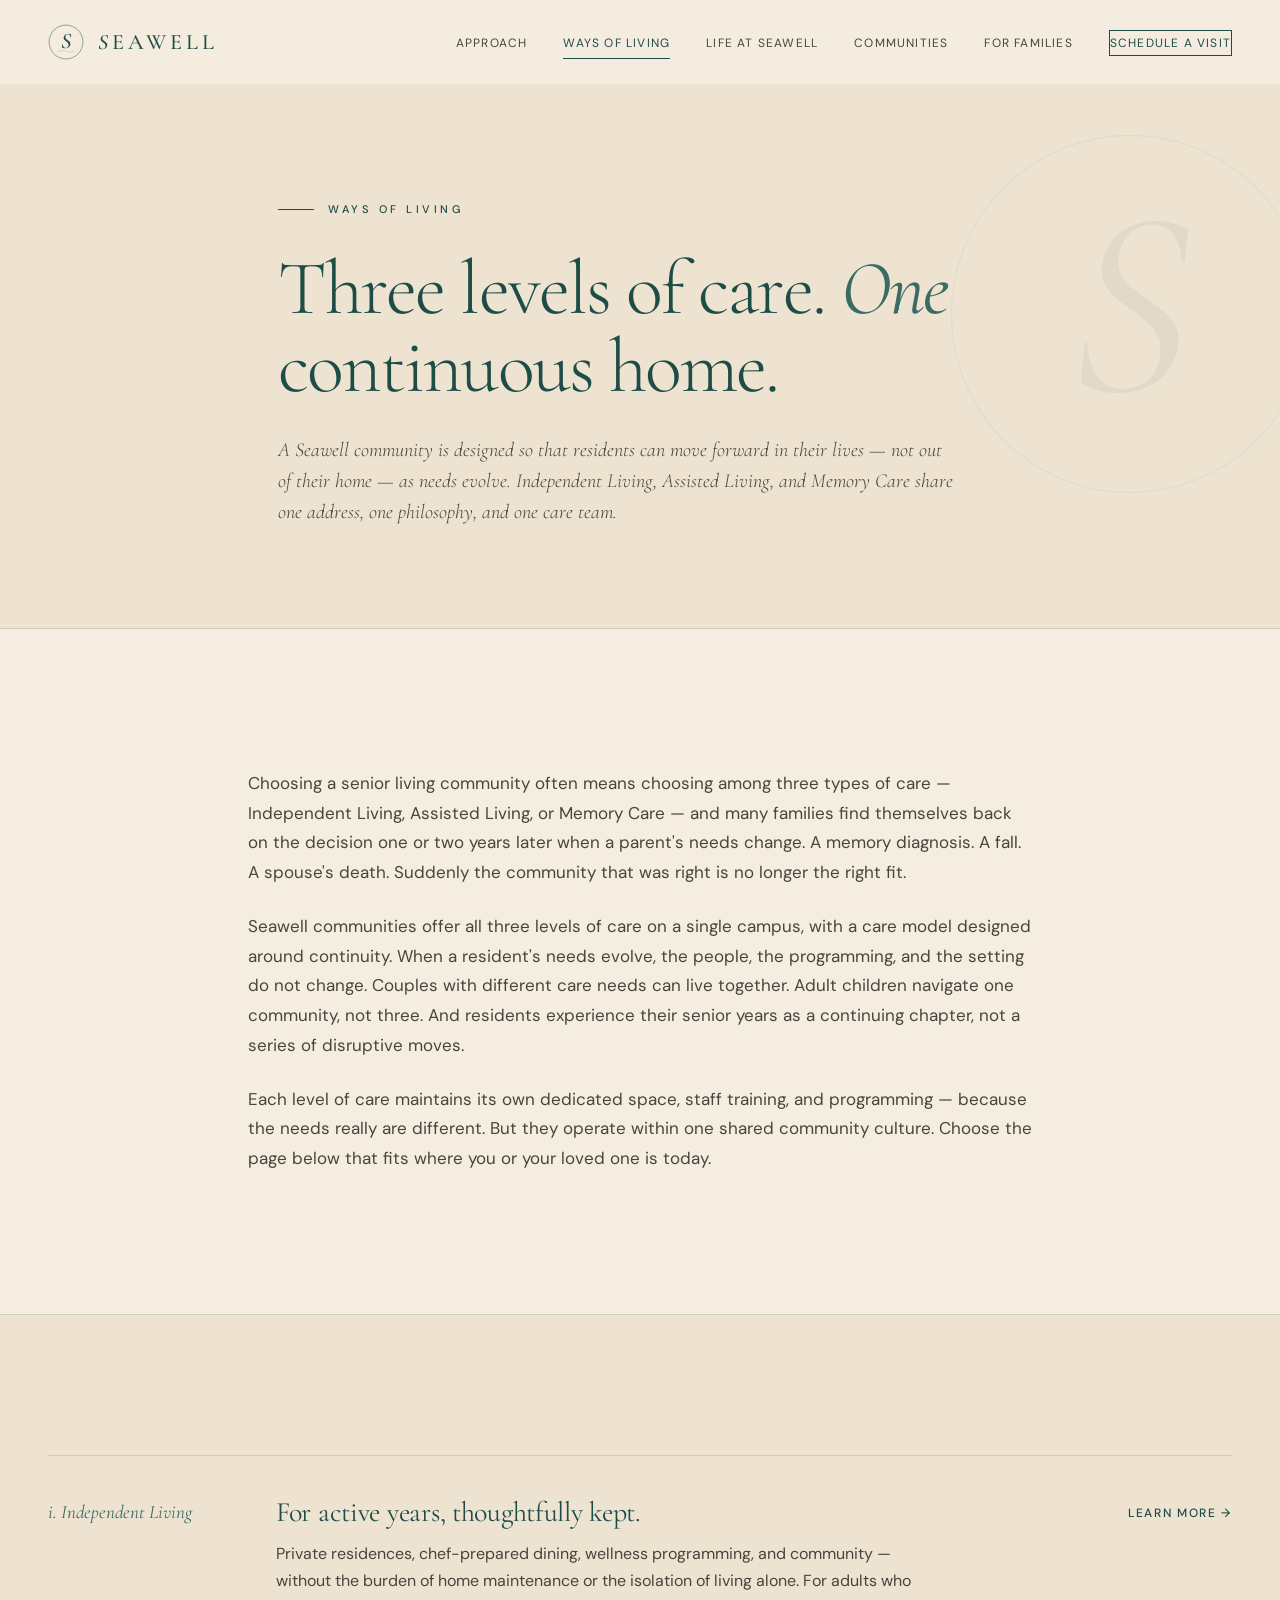
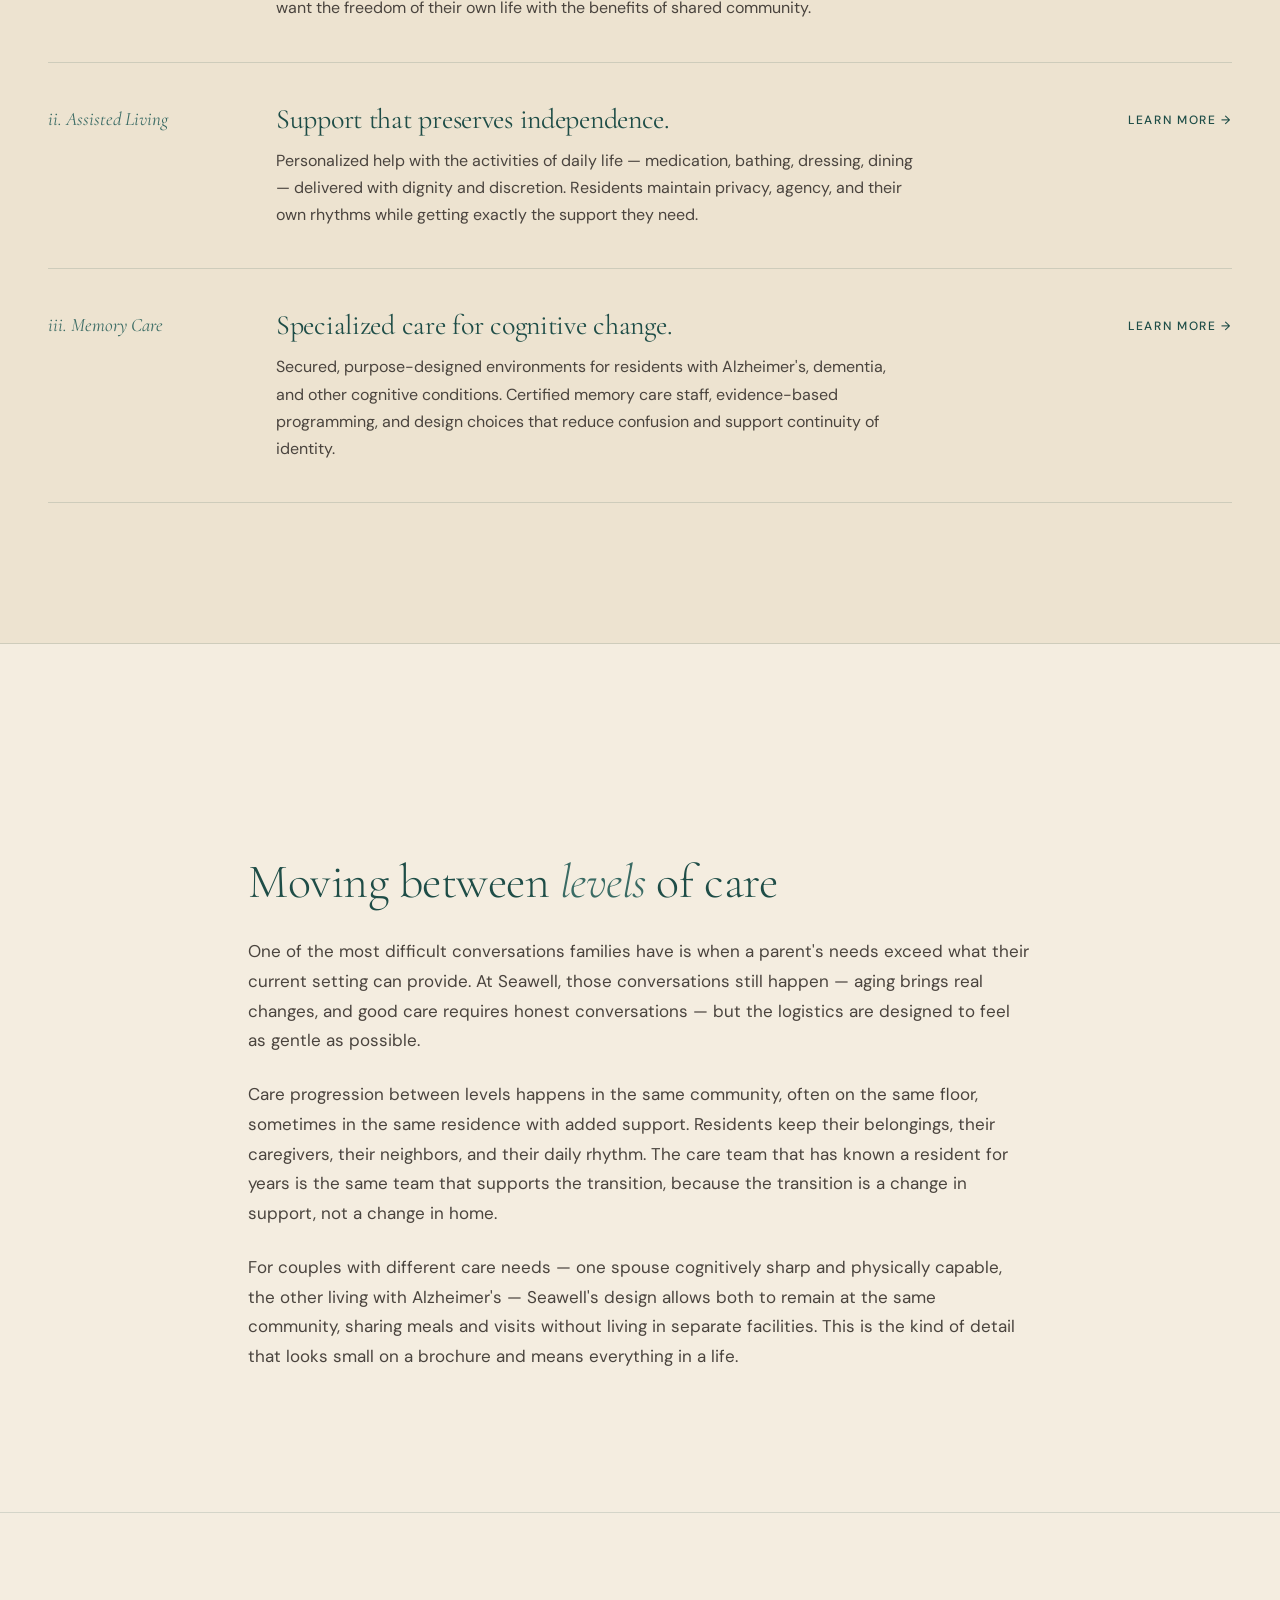
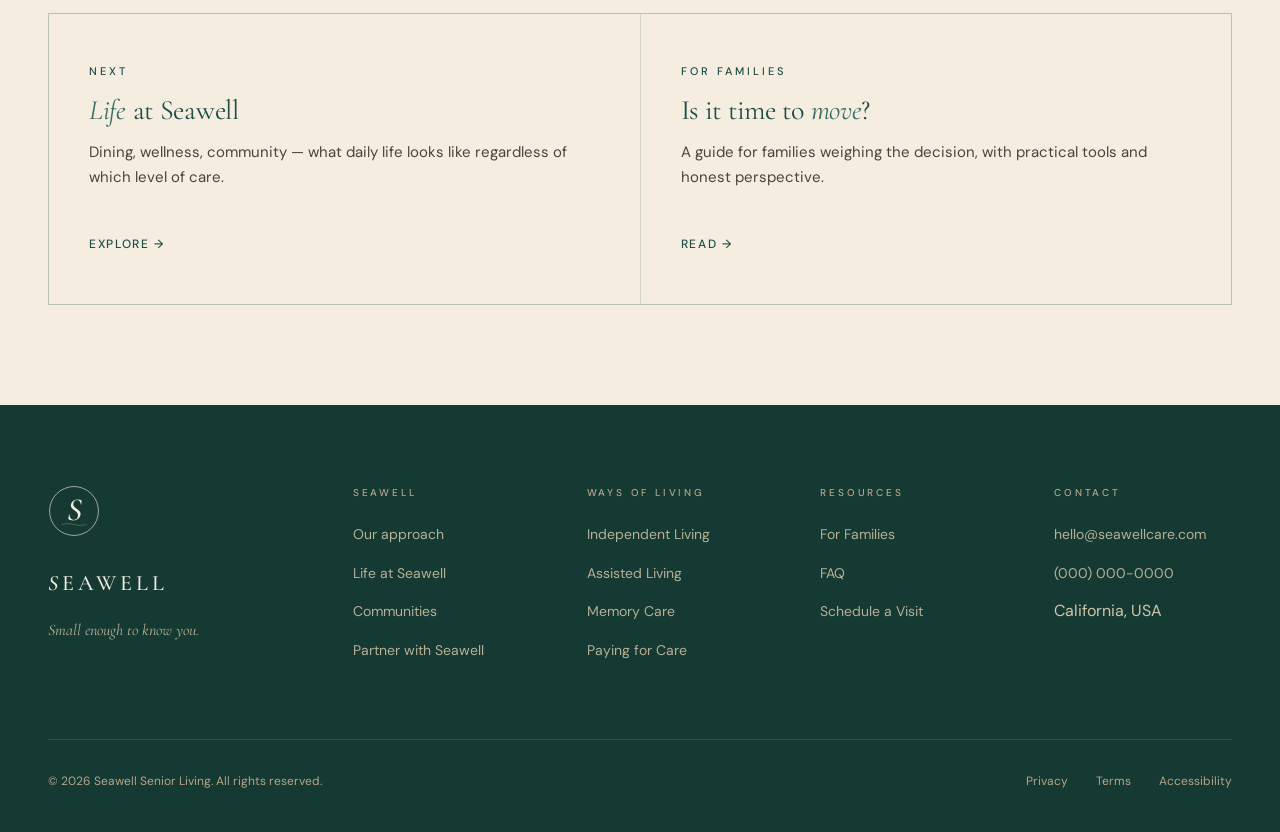
<file: living.html>
<!DOCTYPE html>
<html lang="en">
<head>
<meta charset="UTF-8">
<meta name="viewport" content="width=device-width, initial-scale=1.0">
<title>Ways of Living — Seawell Senior Living</title>
<meta name="description" content="Independent Living, Assisted Living, and Memory Care under one roof at Seawell. Three levels of care, one continuous home.">
<link rel="icon" type="image/svg+xml" href="/favicon.svg">
<link rel="apple-touch-icon" href="/favicon.svg">
<link rel="preconnect" href="https://fonts.googleapis.com">
<link rel="preconnect" href="https://fonts.gstatic.com" crossorigin>
<link href="https://fonts.googleapis.com/css2?family=Cormorant+Garamond:ital,wght@0,300;0,400;0,500;0,600;1,300;1,400;1,500;1,600&family=DM+Sans:ital,opsz,wght@0,9..40,300;0,9..40,400;0,9..40,500;1,9..40,400&display=swap" rel="stylesheet">
<link rel="stylesheet" href="styles.css">
</head>
<body>

<nav class="site-nav" id="nav">
  <div class="container nav-inner">
    <a href="index.html" class="nav-logo" aria-label="Seawell home">
      <svg viewBox="0 0 100 100" xmlns="http://www.w3.org/2000/svg" aria-hidden="true">
        <circle cx="50" cy="50" r="47" fill="none" stroke="#1E4D47" stroke-width="1.3"/>
        <text x="50" y="68" text-anchor="middle" font-family="Cormorant Garamond, Didot, Georgia, serif" font-size="62" font-style="italic" font-weight="500" fill="#1E4D47">S</text>
        <path d="M 26 76 Q 38 72 50 76 T 74 76" fill="none" stroke="#1E4D47" stroke-width="0.9" opacity="0.45"/>
      </svg>
      <span class="nav-logo-text"><span class="italic-s">S</span>EAWELL</span>
    </a>
    <button class="nav-toggle" id="navToggle" aria-label="Menu" aria-expanded="false" aria-controls="navLinks"><span></span><span></span><span></span></button>
    <ul class="nav-links" id="navLinks">
      <li><a href="about.html">Approach</a></li>
      <li><a href="living.html" class="active" aria-current="page">Ways of Living</a></li>
      <li><a href="life.html">Life at Seawell</a></li>
      <li><a href="communities.html">Communities</a></li>
      <li><a href="families.html">For Families</a></li>
      <li><a href="contact.html" class="nav-cta">Schedule a Visit</a></li>
    </ul>
  </div>
</nav>

<section class="page-hero">
  <svg class="page-hero-mark" viewBox="0 0 100 100" xmlns="http://www.w3.org/2000/svg" aria-hidden="true">
    <circle cx="50" cy="50" r="47" fill="none" stroke="#1E4D47" stroke-width="0.3"/>
    <text x="50" y="70" text-anchor="middle" font-family="Cormorant Garamond, Didot, Georgia, serif" font-size="70" font-style="italic" fill="#1E4D47">S</text>
  </svg>
  <div class="container page-hero-inner">
    <div class="page-hero-eyebrow">Ways of living</div>
    <h1>Three levels of care. <em>One</em> continuous home.</h1>
    <p class="page-hero-lede">A Seawell community is designed so that residents can move forward in their lives — not out of their home — as needs evolve. Independent Living, Assisted Living, and Memory Care share one address, one philosophy, and one care team.</p>
  </div>
</section>

<section class="standard">
  <div class="container-narrow">
    <div class="prose">
      <p>Choosing a senior living community often means choosing among three types of care — Independent Living, Assisted Living, or Memory Care — and many families find themselves back on the decision one or two years later when a parent's needs change. A memory diagnosis. A fall. A spouse's death. Suddenly the community that was right is no longer the right fit.</p>
      <p>Seawell communities offer all three levels of care on a single campus, with a care model designed around continuity. When a resident's needs evolve, the people, the programming, and the setting do not change. Couples with different care needs can live together. Adult children navigate one community, not three. And residents experience their senior years as a continuing chapter, not a series of disruptive moves.</p>
      <p>Each level of care maintains its own dedicated space, staff training, and programming — because the needs really are different. But they operate within one shared community culture. Choose the page below that fits where you or your loved one is today.</p>
    </div>
  </div>
</section>

<section class="band">
  <div class="container">
    <div class="row-list">
      <a href="independent-living.html" class="row-item">
        <span class="row-label">i. Independent Living</span>
        <div>
          <h3 class="row-title">For active years, thoughtfully kept.</h3>
          <p class="row-body">Private residences, chef-prepared dining, wellness programming, and community — without the burden of home maintenance or the isolation of living alone. For adults who want the freedom of their own life with the benefits of shared community.</p>
        </div>
        <span class="row-arrow">Learn more →</span>
      </a>
      <a href="assisted-living.html" class="row-item">
        <span class="row-label">ii. Assisted Living</span>
        <div>
          <h3 class="row-title">Support that preserves independence.</h3>
          <p class="row-body">Personalized help with the activities of daily life — medication, bathing, dressing, dining — delivered with dignity and discretion. Residents maintain privacy, agency, and their own rhythms while getting exactly the support they need.</p>
        </div>
        <span class="row-arrow">Learn more →</span>
      </a>
      <a href="memory-care.html" class="row-item">
        <span class="row-label">iii. Memory Care</span>
        <div>
          <h3 class="row-title">Specialized care for cognitive change.</h3>
          <p class="row-body">Secured, purpose-designed environments for residents with Alzheimer's, dementia, and other cognitive conditions. Certified memory care staff, evidence-based programming, and design choices that reduce confusion and support continuity of identity.</p>
        </div>
        <span class="row-arrow">Learn more →</span>
      </a>
    </div>
  </div>
</section>

<section class="standard">
  <div class="container-narrow">
    <div class="prose">
      <h2>Moving between <em>levels</em> of care</h2>
      <p>One of the most difficult conversations families have is when a parent's needs exceed what their current setting can provide. At Seawell, those conversations still happen — aging brings real changes, and good care requires honest conversations — but the logistics are designed to feel as gentle as possible.</p>
      <p>Care progression between levels happens in the same community, often on the same floor, sometimes in the same residence with added support. Residents keep their belongings, their caregivers, their neighbors, and their daily rhythm. The care team that has known a resident for years is the same team that supports the transition, because the transition is a change in support, not a change in home.</p>
      <p>For couples with different care needs — one spouse cognitively sharp and physically capable, the other living with Alzheimer's — Seawell's design allows both to remain at the same community, sharing meals and visits without living in separate facilities. This is the kind of detail that looks small on a brochure and means everything in a life.</p>
    </div>
  </div>
</section>

<section class="cross-links">
  <div class="container">
    <div class="cross-links-grid">
      <a href="life.html" class="cross-link">
        <span class="cross-link-label">Next</span>
        <h3 class="cross-link-title"><em>Life</em> at Seawell</h3>
        <p class="card-body" style="margin-top:12px">Dining, wellness, community — what daily life looks like regardless of which level of care.</p>
        <span class="cross-link-arrow">Explore →</span>
      </a>
      <a href="families.html" class="cross-link">
        <span class="cross-link-label">For families</span>
        <h3 class="cross-link-title">Is it time to <em>move</em>?</h3>
        <p class="card-body" style="margin-top:12px">A guide for families weighing the decision, with practical tools and honest perspective.</p>
        <span class="cross-link-arrow">Read →</span>
      </a>
    </div>
  </div>
</section>

<footer class="site-footer">
  <div class="container">
    <div class="footer-grid">
      <div class="footer-brand">
        <svg viewBox="0 0 100 100" xmlns="http://www.w3.org/2000/svg" aria-hidden="true">
          <circle cx="50" cy="50" r="47" fill="none" stroke="#F4EDE0" stroke-width="1.2"/>
          <text x="50" y="68" text-anchor="middle" font-family="Cormorant Garamond, Didot, Georgia, serif" font-size="62" font-style="italic" font-weight="500" fill="#F4EDE0">S</text>
          <path d="M 26 76 Q 38 72 50 76 T 74 76" fill="none" stroke="#F4EDE0" stroke-width="0.9" opacity="0.5"/>
        </svg>
        <div class="footer-brand-name"><span class="italic-s">S</span>EAWELL</div>
        <p class="footer-tagline">Small enough to know you.</p>
      </div>
      <div class="footer-col">
        <div class="footer-col-label">Seawell</div>
        <ul>
          <li><a href="about.html">Our approach</a></li>
          <li><a href="life.html">Life at Seawell</a></li>
          <li><a href="communities.html">Communities</a></li>
          <li><a href="partner.html">Partner with Seawell</a></li>
        </ul>
      </div>
      <div class="footer-col">
        <div class="footer-col-label">Ways of Living</div>
        <ul>
          <li><a href="independent-living.html">Independent Living</a></li>
          <li><a href="assisted-living.html">Assisted Living</a></li>
          <li><a href="memory-care.html">Memory Care</a></li>
          <li><a href="paying.html">Paying for Care</a></li>
        </ul>
      </div>
      <div class="footer-col">
        <div class="footer-col-label">Resources</div>
        <ul>
          <li><a href="families.html">For Families</a></li>
          <li><a href="families.html#faq">FAQ</a></li>
          <li><a href="contact.html">Schedule a Visit</a></li>
        </ul>
      </div>
      <div class="footer-col">
        <div class="footer-col-label">Contact</div>
        <ul>
          <li><a href="mailto:hello@seawellcare.com">hello@seawellcare.com</a></li>
          <li><a href="tel:+10000000000">(000) 000-0000</a></li>
          <li>California, USA</li>
        </ul>
      </div>
    </div>
    <div class="footer-bottom">
      <div>© 2026 Seawell Senior Living. All rights reserved.</div>
      <div class="footer-legal">
        <a href="#">Privacy</a>
        <a href="#">Terms</a>
        <a href="#">Accessibility</a>
      </div>
    </div>
  </div>
</footer>

<script src="main.js"></script>
</body>
</html>
</file>
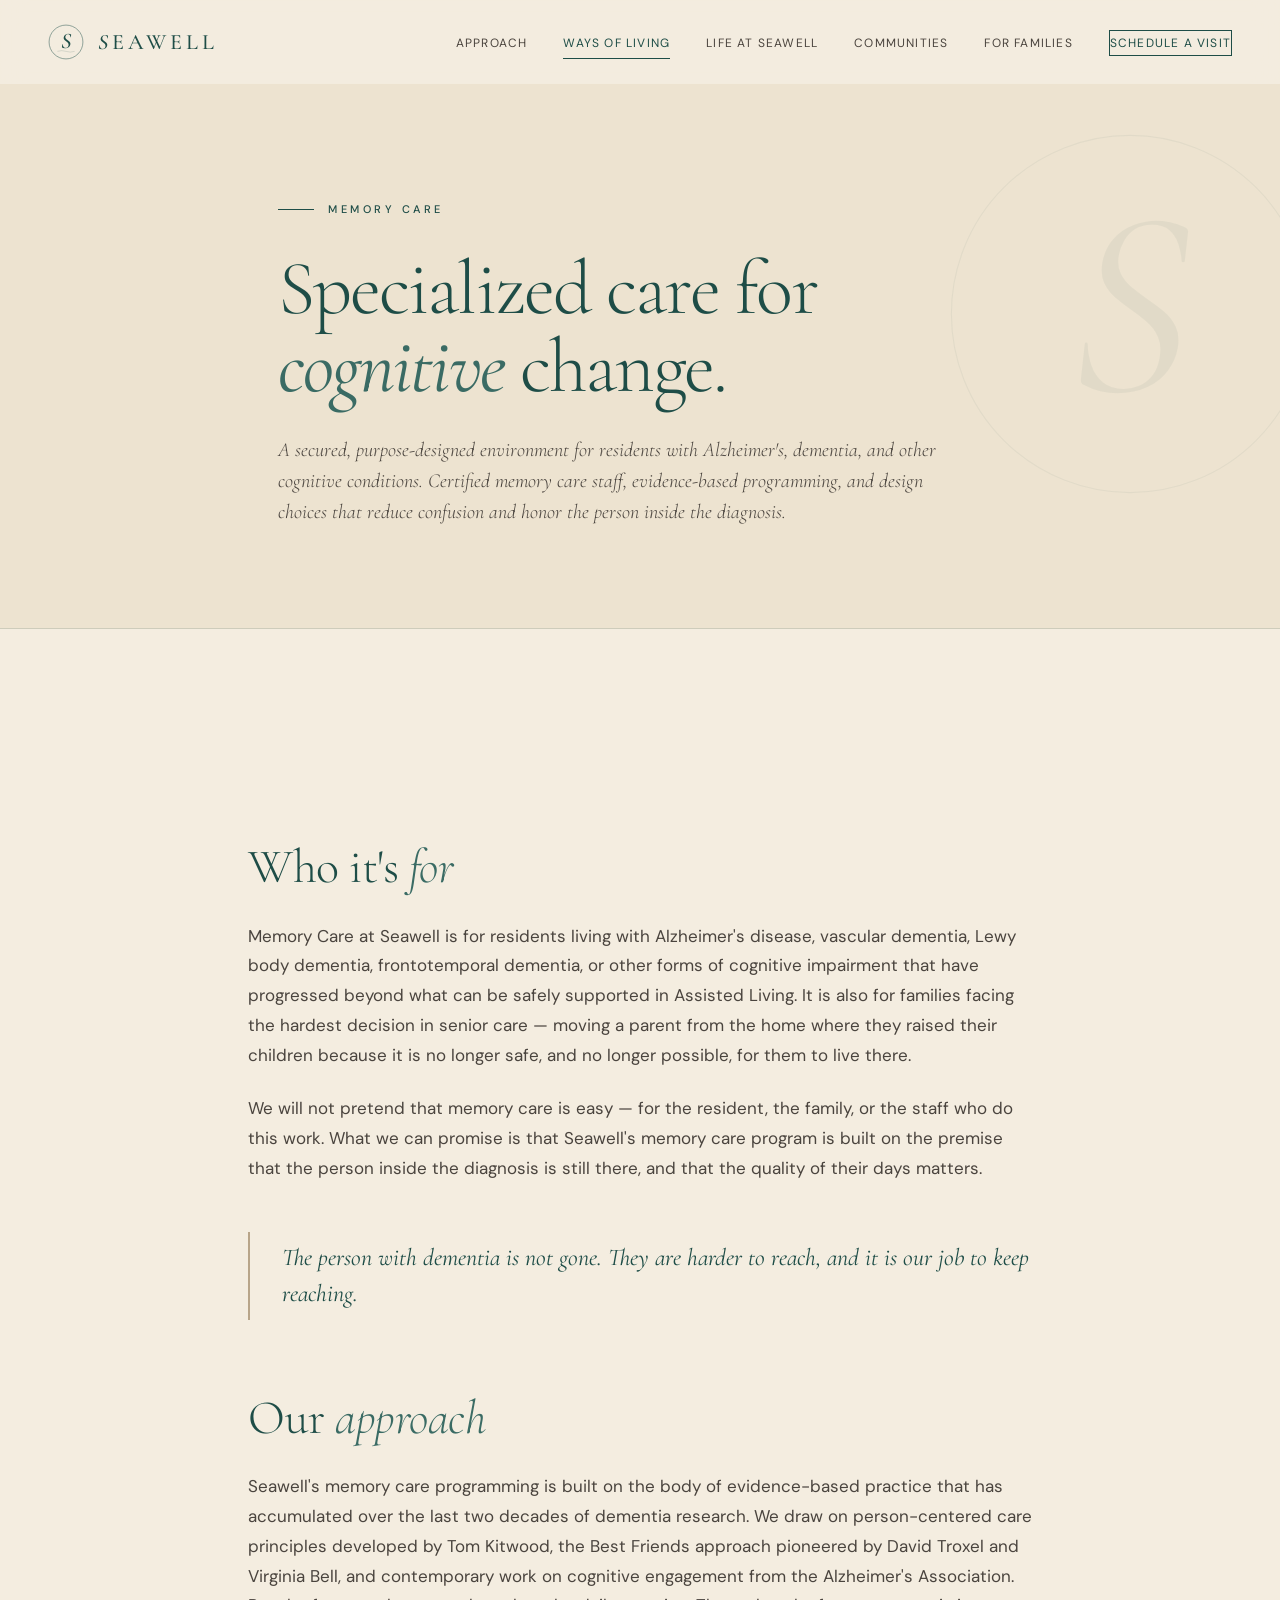
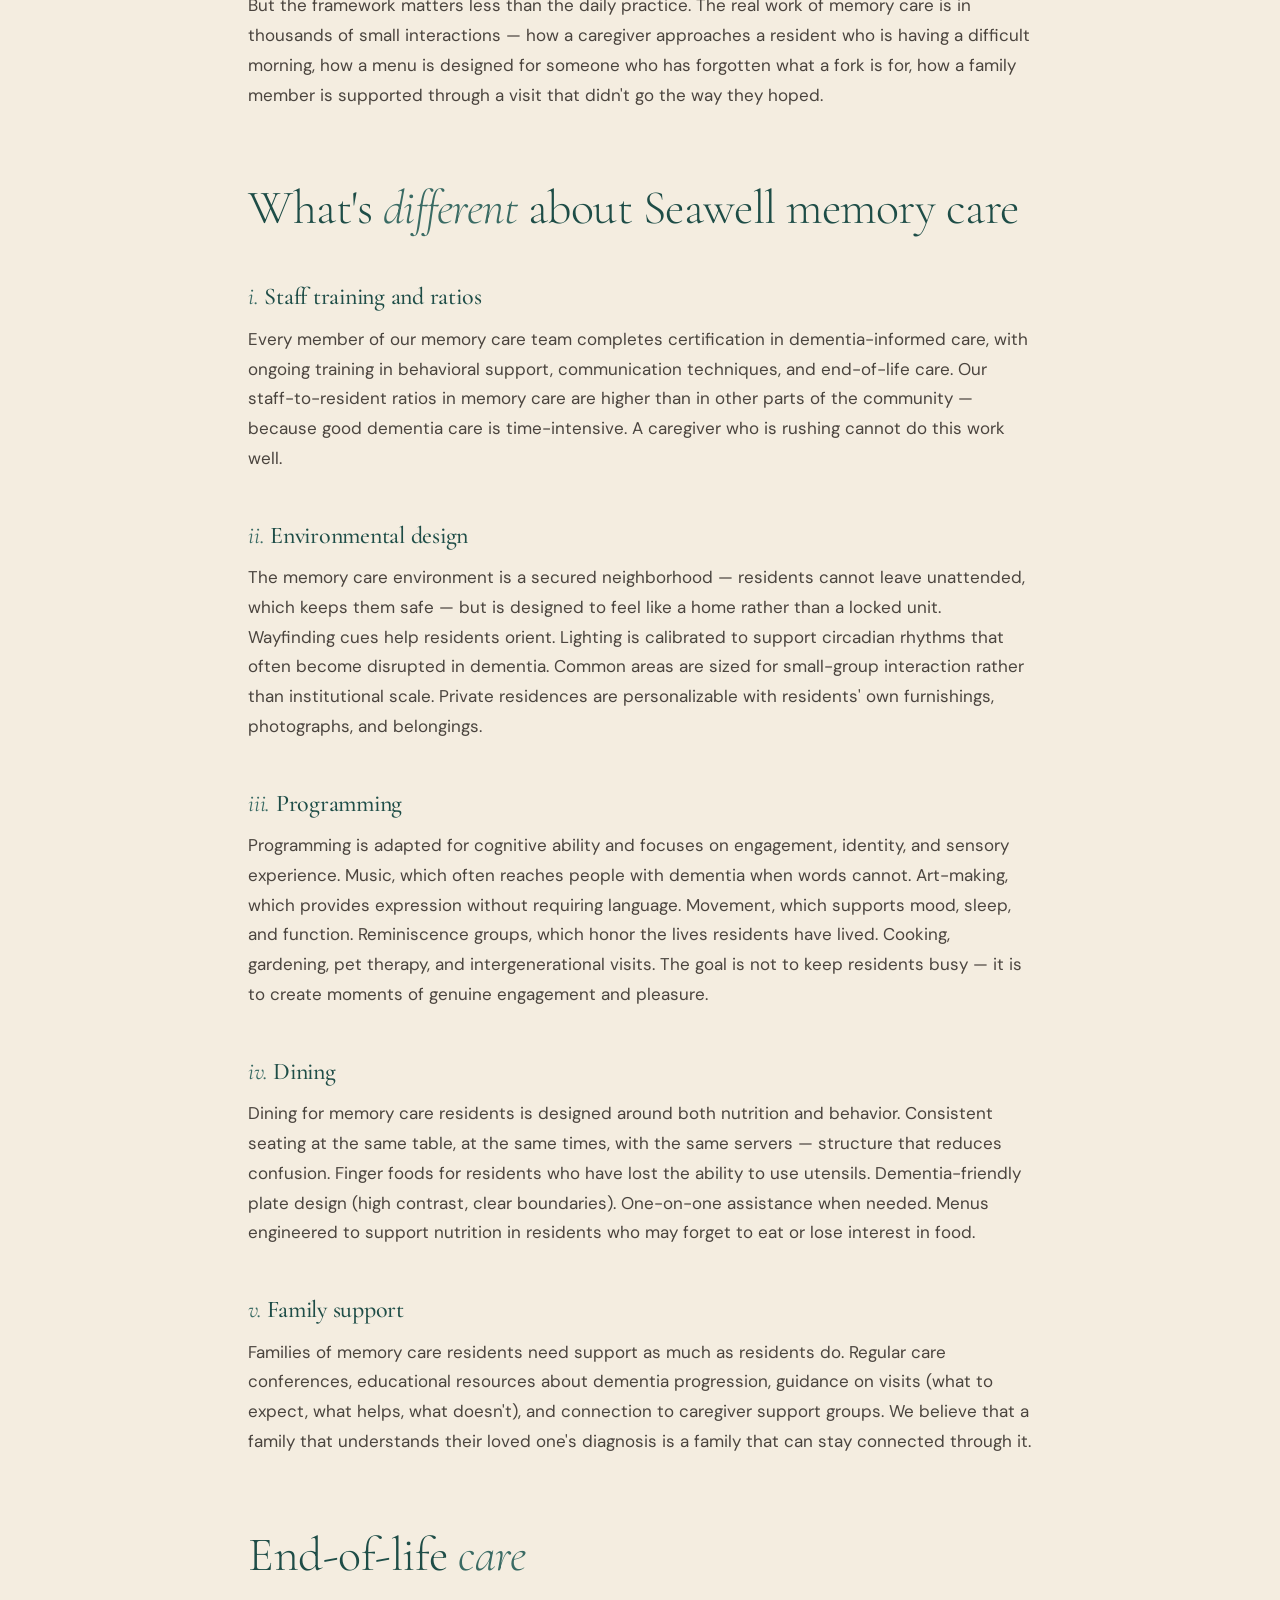
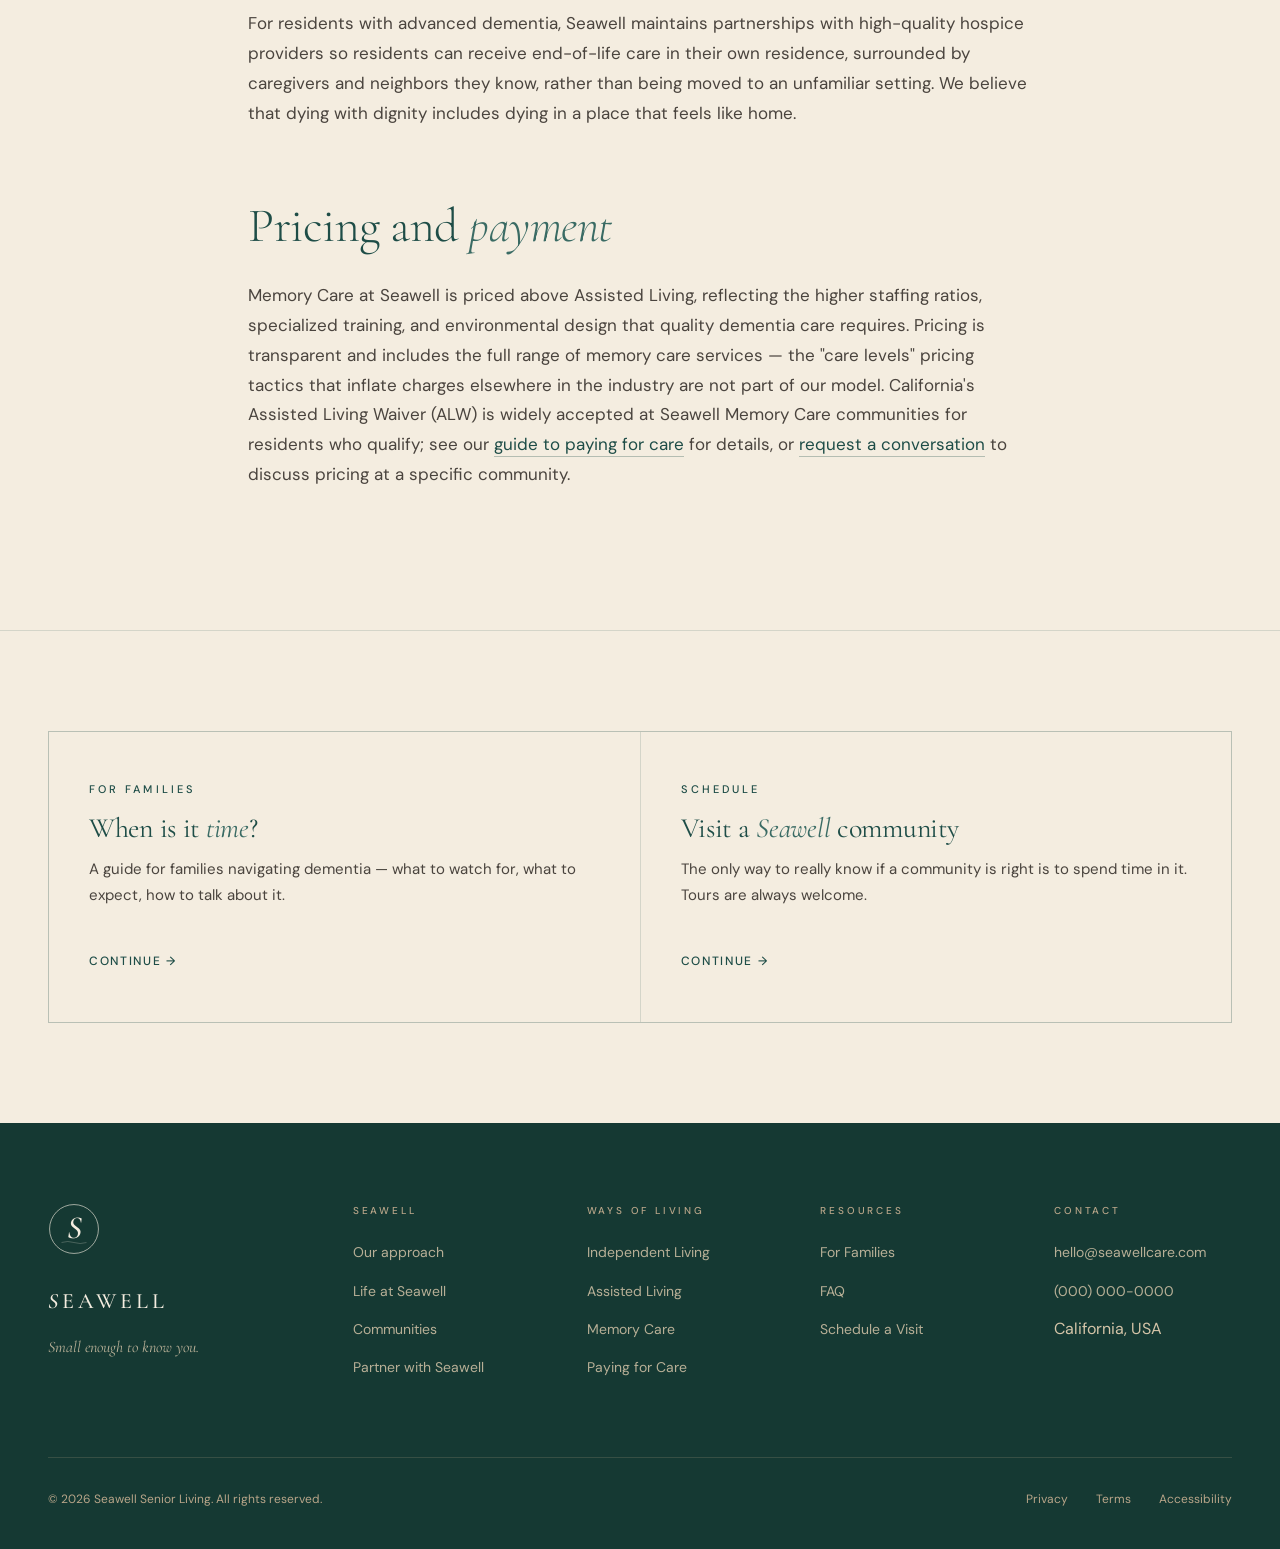
<file: memory-care.html>
<!DOCTYPE html>
<html lang="en">
<head>
<meta charset="UTF-8">
<meta name="viewport" content="width=device-width, initial-scale=1.0">
<title>Memory Care — Seawell Senior Living</title>
<meta name="description" content="Memory Care at Seawell: specialized, evidence-based care for residents with Alzheimer's, dementia, and other cognitive conditions.">
<link rel="icon" type="image/svg+xml" href="/favicon.svg">
<link rel="apple-touch-icon" href="/favicon.svg">
<link rel="preconnect" href="https://fonts.googleapis.com">
<link rel="preconnect" href="https://fonts.gstatic.com" crossorigin>
<link href="https://fonts.googleapis.com/css2?family=Cormorant+Garamond:ital,wght@0,300;0,400;0,500;0,600;1,300;1,400;1,500;1,600&family=DM+Sans:ital,opsz,wght@0,9..40,300;0,9..40,400;0,9..40,500;1,9..40,400&display=swap" rel="stylesheet">
<link rel="stylesheet" href="styles.css">
</head>
<body>

<nav class="site-nav" id="nav">
  <div class="container nav-inner">
    <a href="index.html" class="nav-logo" aria-label="Seawell home">
      <svg viewBox="0 0 100 100" xmlns="http://www.w3.org/2000/svg" aria-hidden="true">
        <circle cx="50" cy="50" r="47" fill="none" stroke="#1E4D47" stroke-width="1.3"/>
        <text x="50" y="68" text-anchor="middle" font-family="Cormorant Garamond, Didot, Georgia, serif" font-size="62" font-style="italic" font-weight="500" fill="#1E4D47">S</text>
        <path d="M 26 76 Q 38 72 50 76 T 74 76" fill="none" stroke="#1E4D47" stroke-width="0.9" opacity="0.45"/>
      </svg>
      <span class="nav-logo-text"><span class="italic-s">S</span>EAWELL</span>
    </a>
    <button class="nav-toggle" id="navToggle" aria-label="Menu" aria-expanded="false" aria-controls="navLinks"><span></span><span></span><span></span></button>
    <ul class="nav-links" id="navLinks">
      <li><a href="about.html">Approach</a></li>
      <li><a href="living.html" class="active" aria-current="page">Ways of Living</a></li>
      <li><a href="life.html">Life at Seawell</a></li>
      <li><a href="communities.html">Communities</a></li>
      <li><a href="families.html">For Families</a></li>
      <li><a href="contact.html" class="nav-cta">Schedule a Visit</a></li>
    </ul>
  </div>
</nav>

<section class="page-hero">
  <svg class="page-hero-mark" viewBox="0 0 100 100" xmlns="http://www.w3.org/2000/svg" aria-hidden="true">
    <circle cx="50" cy="50" r="47" fill="none" stroke="#1E4D47" stroke-width="0.3"/>
    <text x="50" y="70" text-anchor="middle" font-family="Cormorant Garamond, Didot, Georgia, serif" font-size="70" font-style="italic" fill="#1E4D47">S</text>
  </svg>
  <div class="container page-hero-inner">
    <div class="page-hero-eyebrow">Memory Care</div>
    <h1>Specialized care for <em>cognitive</em> change.</h1>
    <p class="page-hero-lede">A secured, purpose-designed environment for residents with Alzheimer's, dementia, and other cognitive conditions. Certified memory care staff, evidence-based programming, and design choices that reduce confusion and honor the person inside the diagnosis.</p>
  </div>
</section>
<section class="standard">
  <div class="container-narrow">
    <div class="prose">
      <h2>Who it's <em>for</em></h2>
      <p>Memory Care at Seawell is for residents living with Alzheimer's disease, vascular dementia, Lewy body dementia, frontotemporal dementia, or other forms of cognitive impairment that have progressed beyond what can be safely supported in Assisted Living. It is also for families facing the hardest decision in senior care — moving a parent from the home where they raised their children because it is no longer safe, and no longer possible, for them to live there.</p>
      <p>We will not pretend that memory care is easy — for the resident, the family, or the staff who do this work. What we can promise is that Seawell's memory care program is built on the premise that the person inside the diagnosis is still there, and that the quality of their days matters.</p>

      <blockquote>The person with dementia is not gone. They are harder to reach, and it is our job to keep reaching.</blockquote>

      <h2>Our <em>approach</em></h2>
      <p>Seawell's memory care programming is built on the body of evidence-based practice that has accumulated over the last two decades of dementia research. We draw on person-centered care principles developed by Tom Kitwood, the Best Friends approach pioneered by David Troxel and Virginia Bell, and contemporary work on cognitive engagement from the Alzheimer's Association. But the framework matters less than the daily practice. The real work of memory care is in thousands of small interactions — how a caregiver approaches a resident who is having a difficult morning, how a menu is designed for someone who has forgotten what a fork is for, how a family member is supported through a visit that didn't go the way they hoped.</p>

      <h2>What's <em>different</em> about Seawell memory care</h2>
      <h3><em>i.</em> Staff training and ratios</h3>
      <p>Every member of our memory care team completes certification in dementia-informed care, with ongoing training in behavioral support, communication techniques, and end-of-life care. Our staff-to-resident ratios in memory care are higher than in other parts of the community — because good dementia care is time-intensive. A caregiver who is rushing cannot do this work well.</p>

      <h3><em>ii.</em> Environmental design</h3>
      <p>The memory care environment is a secured neighborhood — residents cannot leave unattended, which keeps them safe — but is designed to feel like a home rather than a locked unit. Wayfinding cues help residents orient. Lighting is calibrated to support circadian rhythms that often become disrupted in dementia. Common areas are sized for small-group interaction rather than institutional scale. Private residences are personalizable with residents' own furnishings, photographs, and belongings.</p>

      <h3><em>iii.</em> Programming</h3>
      <p>Programming is adapted for cognitive ability and focuses on engagement, identity, and sensory experience. Music, which often reaches people with dementia when words cannot. Art-making, which provides expression without requiring language. Movement, which supports mood, sleep, and function. Reminiscence groups, which honor the lives residents have lived. Cooking, gardening, pet therapy, and intergenerational visits. The goal is not to keep residents busy — it is to create moments of genuine engagement and pleasure.</p>

      <h3><em>iv.</em> Dining</h3>
      <p>Dining for memory care residents is designed around both nutrition and behavior. Consistent seating at the same table, at the same times, with the same servers — structure that reduces confusion. Finger foods for residents who have lost the ability to use utensils. Dementia-friendly plate design (high contrast, clear boundaries). One-on-one assistance when needed. Menus engineered to support nutrition in residents who may forget to eat or lose interest in food.</p>

      <h3><em>v.</em> Family support</h3>
      <p>Families of memory care residents need support as much as residents do. Regular care conferences, educational resources about dementia progression, guidance on visits (what to expect, what helps, what doesn't), and connection to caregiver support groups. We believe that a family that understands their loved one's diagnosis is a family that can stay connected through it.</p>

      <h2>End-of-life <em>care</em></h2>
      <p>For residents with advanced dementia, Seawell maintains partnerships with high-quality hospice providers so residents can receive end-of-life care in their own residence, surrounded by caregivers and neighbors they know, rather than being moved to an unfamiliar setting. We believe that dying with dignity includes dying in a place that feels like home.</p>

      <h2>Pricing and <em>payment</em></h2>
      <p>Memory Care at Seawell is priced above Assisted Living, reflecting the higher staffing ratios, specialized training, and environmental design that quality dementia care requires. Pricing is transparent and includes the full range of memory care services — the "care levels" pricing tactics that inflate charges elsewhere in the industry are not part of our model. California's Assisted Living Waiver (ALW) is widely accepted at Seawell Memory Care communities for residents who qualify; see our <a href="paying.html">guide to paying for care</a> for details, or <a href="contact.html">request a conversation</a> to discuss pricing at a specific community.</p>
    </div>
  </div>
</section>
<section class="cross-links">
  <div class="container">
    <div class="cross-links-grid">
      <a href="families.html" class="cross-link">
        <span class="cross-link-label">For families</span>
        <h3 class="cross-link-title">When is it <em>time</em>?</h3>
        <p class="card-body" style="margin-top:12px">A guide for families navigating dementia — what to watch for, what to expect, how to talk about it.</p>
        <span class="cross-link-arrow">Continue →</span>
      </a>
      <a href="contact.html" class="cross-link">
        <span class="cross-link-label">Schedule</span>
        <h3 class="cross-link-title">Visit a <em>Seawell</em> community</h3>
        <p class="card-body" style="margin-top:12px">The only way to really know if a community is right is to spend time in it. Tours are always welcome.</p>
        <span class="cross-link-arrow">Continue →</span>
      </a>
    </div>
  </div>
</section>

<footer class="site-footer">
  <div class="container">
    <div class="footer-grid">
      <div class="footer-brand">
        <svg viewBox="0 0 100 100" xmlns="http://www.w3.org/2000/svg" aria-hidden="true">
          <circle cx="50" cy="50" r="47" fill="none" stroke="#F4EDE0" stroke-width="1.2"/>
          <text x="50" y="68" text-anchor="middle" font-family="Cormorant Garamond, Didot, Georgia, serif" font-size="62" font-style="italic" font-weight="500" fill="#F4EDE0">S</text>
          <path d="M 26 76 Q 38 72 50 76 T 74 76" fill="none" stroke="#F4EDE0" stroke-width="0.9" opacity="0.5"/>
        </svg>
        <div class="footer-brand-name"><span class="italic-s">S</span>EAWELL</div>
        <p class="footer-tagline">Small enough to know you.</p>
      </div>
      <div class="footer-col">
        <div class="footer-col-label">Seawell</div>
        <ul>
          <li><a href="about.html">Our approach</a></li>
          <li><a href="life.html">Life at Seawell</a></li>
          <li><a href="communities.html">Communities</a></li>
          <li><a href="partner.html">Partner with Seawell</a></li>
        </ul>
      </div>
      <div class="footer-col">
        <div class="footer-col-label">Ways of Living</div>
        <ul>
          <li><a href="independent-living.html">Independent Living</a></li>
          <li><a href="assisted-living.html">Assisted Living</a></li>
          <li><a href="memory-care.html">Memory Care</a></li>
          <li><a href="paying.html">Paying for Care</a></li>
        </ul>
      </div>
      <div class="footer-col">
        <div class="footer-col-label">Resources</div>
        <ul>
          <li><a href="families.html">For Families</a></li>
          <li><a href="families.html#faq">FAQ</a></li>
          <li><a href="contact.html">Schedule a Visit</a></li>
        </ul>
      </div>
      <div class="footer-col">
        <div class="footer-col-label">Contact</div>
        <ul>
          <li><a href="mailto:hello@seawellcare.com">hello@seawellcare.com</a></li>
          <li><a href="tel:+10000000000">(000) 000-0000</a></li>
          <li>California, USA</li>
        </ul>
      </div>
    </div>
    <div class="footer-bottom">
      <div>© 2026 Seawell Senior Living. All rights reserved.</div>
      <div class="footer-legal">
        <a href="#">Privacy</a>
        <a href="#">Terms</a>
        <a href="#">Accessibility</a>
      </div>
    </div>
  </div>
</footer>

<script src="main.js"></script>
</body>
</html>
</file>
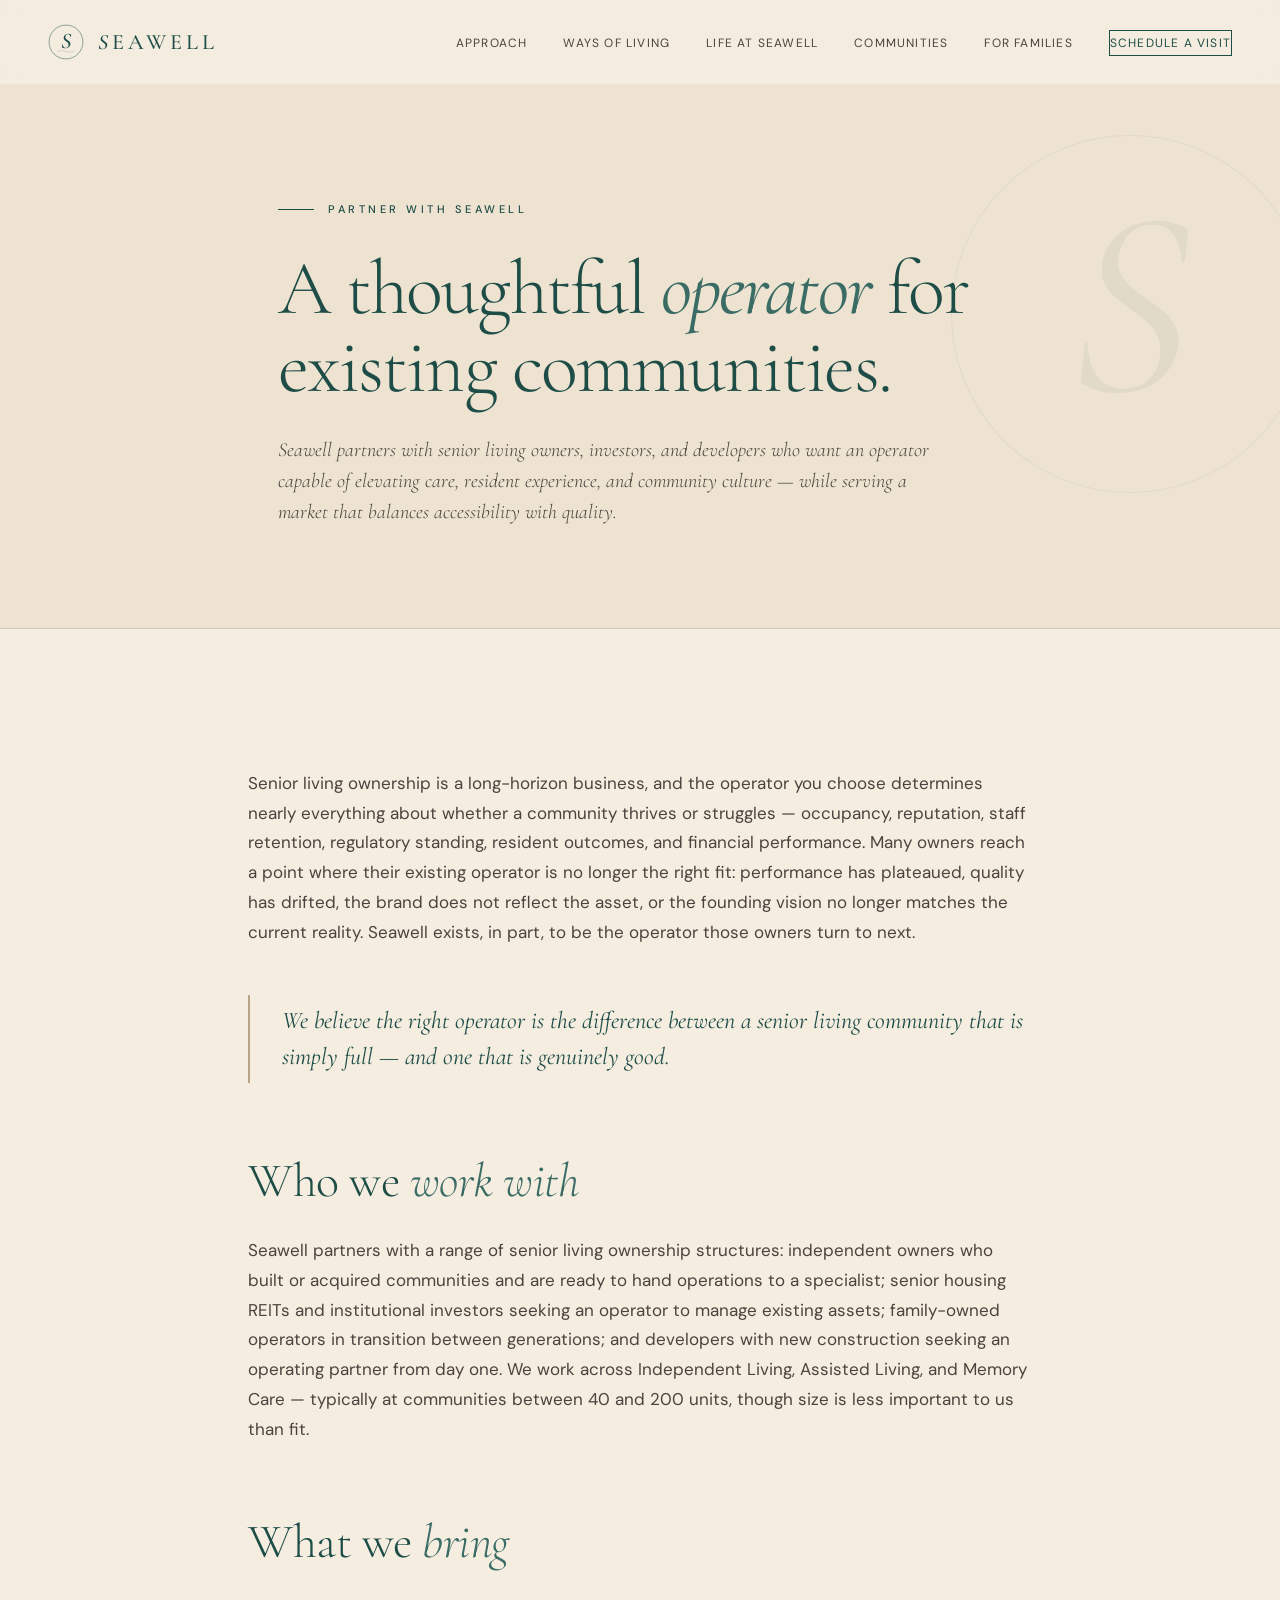
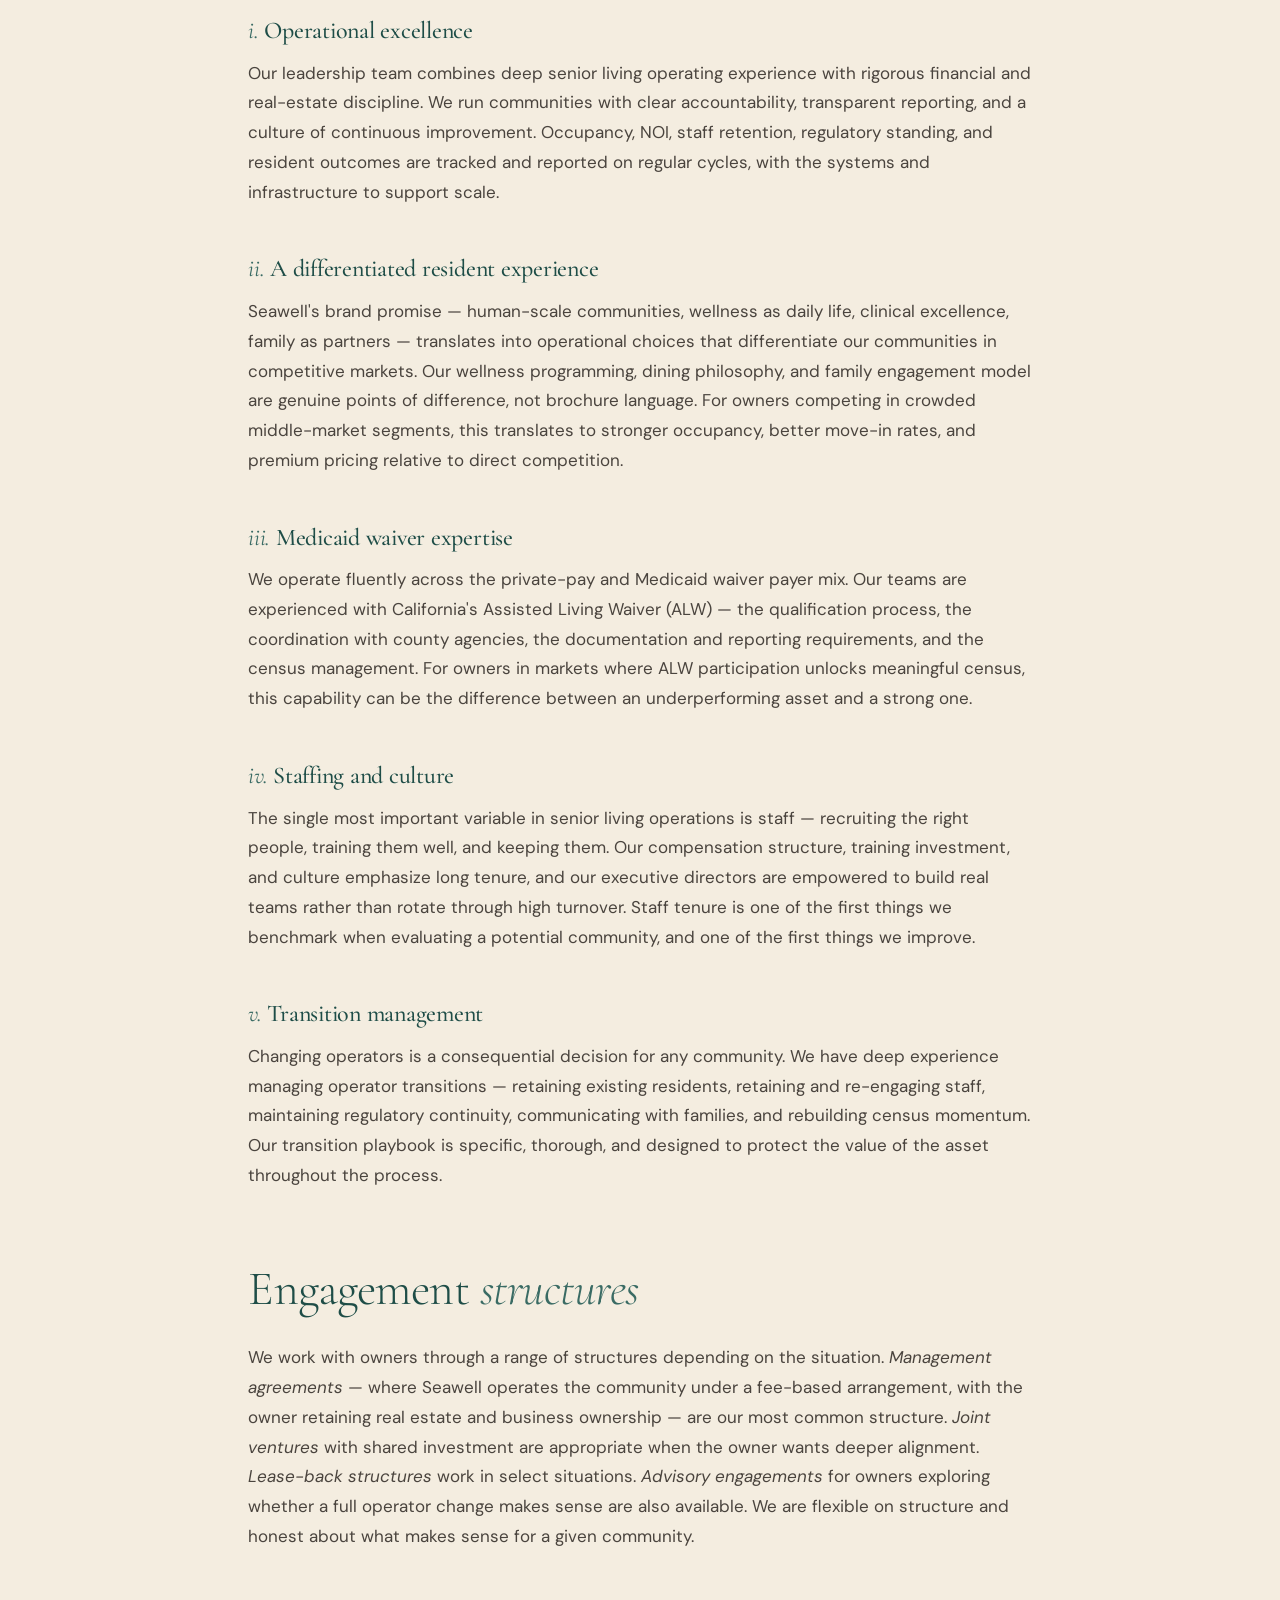
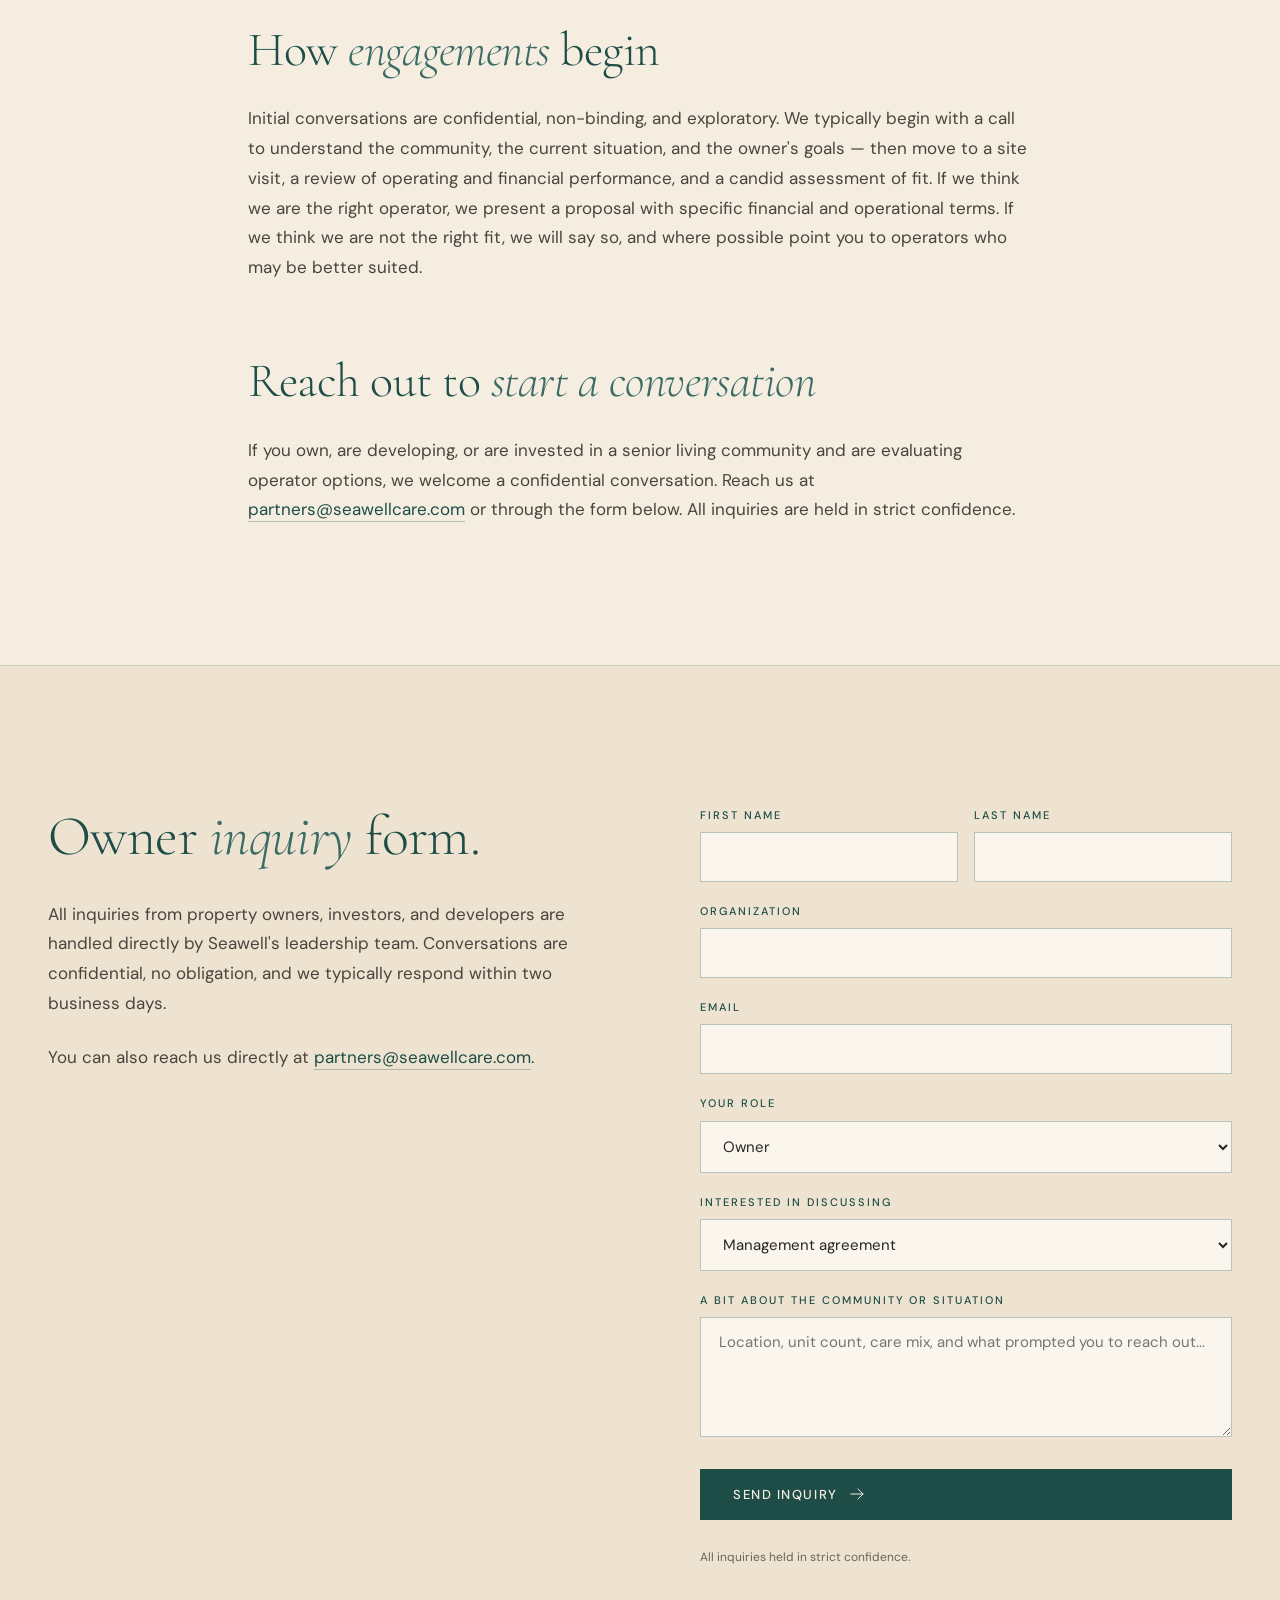
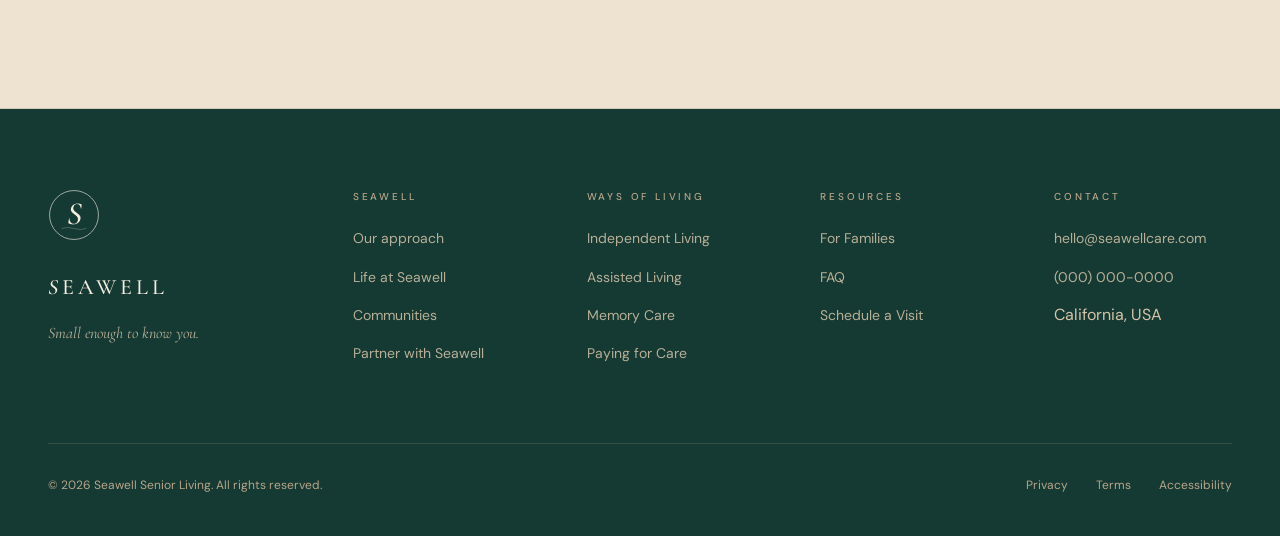
<file: partner.html>
<!DOCTYPE html>
<html lang="en">
<head>
<meta charset="UTF-8">
<meta name="viewport" content="width=device-width, initial-scale=1.0">
<title>Partner with Seawell — Seawell Senior Living</title>
<meta name="description" content="Seawell partners with senior living owners, investors, and developers as an operator across Independent Living, Assisted Living, and Memory Care.">
<link rel="icon" type="image/svg+xml" href="/favicon.svg">
<link rel="apple-touch-icon" href="/favicon.svg">
<link rel="preconnect" href="https://fonts.googleapis.com">
<link rel="preconnect" href="https://fonts.gstatic.com" crossorigin>
<link href="https://fonts.googleapis.com/css2?family=Cormorant+Garamond:ital,wght@0,300;0,400;0,500;0,600;1,300;1,400;1,500;1,600&family=DM+Sans:ital,opsz,wght@0,9..40,300;0,9..40,400;0,9..40,500;1,9..40,400&display=swap" rel="stylesheet">
<link rel="stylesheet" href="styles.css">
</head>
<body>

<nav class="site-nav" id="nav">
  <div class="container nav-inner">
    <a href="index.html" class="nav-logo" aria-label="Seawell home">
      <svg viewBox="0 0 100 100" xmlns="http://www.w3.org/2000/svg" aria-hidden="true">
        <circle cx="50" cy="50" r="47" fill="none" stroke="#1E4D47" stroke-width="1.3"/>
        <text x="50" y="68" text-anchor="middle" font-family="Cormorant Garamond, Didot, Georgia, serif" font-size="62" font-style="italic" font-weight="500" fill="#1E4D47">S</text>
        <path d="M 26 76 Q 38 72 50 76 T 74 76" fill="none" stroke="#1E4D47" stroke-width="0.9" opacity="0.45"/>
      </svg>
      <span class="nav-logo-text"><span class="italic-s">S</span>EAWELL</span>
    </a>
    <button class="nav-toggle" id="navToggle" aria-label="Menu" aria-expanded="false" aria-controls="navLinks"><span></span><span></span><span></span></button>
    <ul class="nav-links" id="navLinks">
      <li><a href="about.html">Approach</a></li>
      <li><a href="living.html">Ways of Living</a></li>
      <li><a href="life.html">Life at Seawell</a></li>
      <li><a href="communities.html">Communities</a></li>
      <li><a href="families.html">For Families</a></li>
      <li><a href="contact.html" class="nav-cta">Schedule a Visit</a></li>
    </ul>
  </div>
</nav>

<section class="page-hero">
  <svg class="page-hero-mark" viewBox="0 0 100 100" xmlns="http://www.w3.org/2000/svg" aria-hidden="true">
    <circle cx="50" cy="50" r="47" fill="none" stroke="#1E4D47" stroke-width="0.3"/>
    <text x="50" y="70" text-anchor="middle" font-family="Cormorant Garamond, Didot, Georgia, serif" font-size="70" font-style="italic" fill="#1E4D47">S</text>
  </svg>
  <div class="container page-hero-inner">
    <div class="page-hero-eyebrow">Partner with Seawell</div>
    <h1>A thoughtful <em>operator</em> for existing communities.</h1>
    <p class="page-hero-lede">Seawell partners with senior living owners, investors, and developers who want an operator capable of elevating care, resident experience, and community culture — while serving a market that balances accessibility with quality.</p>
  </div>
</section>
<section class="standard">
  <div class="container-narrow">
    <div class="prose">
      <p>Senior living ownership is a long-horizon business, and the operator you choose determines nearly everything about whether a community thrives or struggles — occupancy, reputation, staff retention, regulatory standing, resident outcomes, and financial performance. Many owners reach a point where their existing operator is no longer the right fit: performance has plateaued, quality has drifted, the brand does not reflect the asset, or the founding vision no longer matches the current reality. Seawell exists, in part, to be the operator those owners turn to next.</p>

      <blockquote>We believe the right operator is the difference between a senior living community that is simply full — and one that is genuinely good.</blockquote>

      <h2>Who we <em>work with</em></h2>
      <p>Seawell partners with a range of senior living ownership structures: independent owners who built or acquired communities and are ready to hand operations to a specialist; senior housing REITs and institutional investors seeking an operator to manage existing assets; family-owned operators in transition between generations; and developers with new construction seeking an operating partner from day one. We work across Independent Living, Assisted Living, and Memory Care — typically at communities between 40 and 200 units, though size is less important to us than fit.</p>

      <h2>What we <em>bring</em></h2>

      <h3><em>i.</em> Operational excellence</h3>
      <p>Our leadership team combines deep senior living operating experience with rigorous financial and real-estate discipline. We run communities with clear accountability, transparent reporting, and a culture of continuous improvement. Occupancy, NOI, staff retention, regulatory standing, and resident outcomes are tracked and reported on regular cycles, with the systems and infrastructure to support scale.</p>

      <h3><em>ii.</em> A differentiated resident experience</h3>
      <p>Seawell's brand promise — human-scale communities, wellness as daily life, clinical excellence, family as partners — translates into operational choices that differentiate our communities in competitive markets. Our wellness programming, dining philosophy, and family engagement model are genuine points of difference, not brochure language. For owners competing in crowded middle-market segments, this translates to stronger occupancy, better move-in rates, and premium pricing relative to direct competition.</p>

      <h3><em>iii.</em> Medicaid waiver expertise</h3>
      <p>We operate fluently across the private-pay and Medicaid waiver payer mix. Our teams are experienced with California's Assisted Living Waiver (ALW) — the qualification process, the coordination with county agencies, the documentation and reporting requirements, and the census management. For owners in markets where ALW participation unlocks meaningful census, this capability can be the difference between an underperforming asset and a strong one.</p>

      <h3><em>iv.</em> Staffing and culture</h3>
      <p>The single most important variable in senior living operations is staff — recruiting the right people, training them well, and keeping them. Our compensation structure, training investment, and culture emphasize long tenure, and our executive directors are empowered to build real teams rather than rotate through high turnover. Staff tenure is one of the first things we benchmark when evaluating a potential community, and one of the first things we improve.</p>

      <h3><em>v.</em> Transition management</h3>
      <p>Changing operators is a consequential decision for any community. We have deep experience managing operator transitions — retaining existing residents, retaining and re-engaging staff, maintaining regulatory continuity, communicating with families, and rebuilding census momentum. Our transition playbook is specific, thorough, and designed to protect the value of the asset throughout the process.</p>

      <h2>Engagement <em>structures</em></h2>
      <p>We work with owners through a range of structures depending on the situation. <em>Management agreements</em> — where Seawell operates the community under a fee-based arrangement, with the owner retaining real estate and business ownership — are our most common structure. <em>Joint ventures</em> with shared investment are appropriate when the owner wants deeper alignment. <em>Lease-back structures</em> work in select situations. <em>Advisory engagements</em> for owners exploring whether a full operator change makes sense are also available. We are flexible on structure and honest about what makes sense for a given community.</p>

      <h2>How <em>engagements</em> begin</h2>
      <p>Initial conversations are confidential, non-binding, and exploratory. We typically begin with a call to understand the community, the current situation, and the owner's goals — then move to a site visit, a review of operating and financial performance, and a candid assessment of fit. If we think we are the right operator, we present a proposal with specific financial and operational terms. If we think we are not the right fit, we will say so, and where possible point you to operators who may be better suited.</p>

      <h2>Reach out to <em>start a conversation</em></h2>
      <p>If you own, are developing, or are invested in a senior living community and are evaluating operator options, we welcome a confidential conversation. Reach us at <a href="mailto:partners@seawellcare.com">partners@seawellcare.com</a> or through the form below. All inquiries are held in strict confidence.</p>
    </div>
  </div>
</section>

<section class="band">
  <div class="container">
    <div class="two-col">
      <div class="reveal">
        <h2 class="col-heading">Owner <em>inquiry</em> form.</h2>
        <p class="prose">All inquiries from property owners, investors, and developers are handled directly by Seawell's leadership team. Conversations are confidential, no obligation, and we typically respond within two business days.</p>
        <p class="prose" style="margin-top:24px">You can also reach us directly at <a href="mailto:partners@seawellcare.com">partners@seawellcare.com</a>.</p>
      </div>
      <div class="reveal">
        <form class="form-stack" name="partner" netlify action="/thank-you.html">
          <input type="hidden" name="form-name" value="partner">
          <div class="form-row">
            <div class="form-field">
              <label for="pfirst">First name</label>
              <input type="text" id="pfirst" name="first-name" required>
            </div>
            <div class="form-field">
              <label for="plast">Last name</label>
              <input type="text" id="plast" name="last-name" required>
            </div>
          </div>
          <div class="form-field">
            <label for="porg">Organization</label>
            <input type="text" id="porg" name="organization">
          </div>
          <div class="form-field">
            <label for="pemail">Email</label>
            <input type="email" id="pemail" name="email" required>
          </div>
          <div class="form-field">
            <label for="prole">Your role</label>
            <select id="prole" name="role">
              <option>Owner</option>
              <option>Investor</option>
              <option>Developer</option>
              <option>Advisor to ownership</option>
              <option>Other</option>
            </select>
          </div>
          <div class="form-field">
            <label for="pstructure">Interested in discussing</label>
            <select id="pstructure" name="structure">
              <option>Management agreement</option>
              <option>Joint venture</option>
              <option>Lease-back</option>
              <option>Advisory engagement</option>
              <option>Not yet sure</option>
            </select>
          </div>
          <div class="form-field">
            <label for="pmessage">A bit about the community or situation</label>
            <textarea id="pmessage" name="message" placeholder="Location, unit count, care mix, and what prompted you to reach out..."></textarea>
          </div>
          <button type="submit" class="btn btn-primary form-submit">Send inquiry
            <svg class="arrow" aria-hidden="true" viewBox="0 0 14 14"><path d="M1 7h12m-5-5l5 5-5 5" stroke="currentColor" stroke-width="1" fill="none" stroke-linecap="square"/></svg>
          </button>
          <p style="font-size:12px;color:var(--charcoal-soft);margin-top:8px;opacity:0.8">All inquiries held in strict confidence.</p>
        </form>
      </div>
    </div>
  </div>
</section>


<footer class="site-footer">
  <div class="container">
    <div class="footer-grid">
      <div class="footer-brand">
        <svg viewBox="0 0 100 100" xmlns="http://www.w3.org/2000/svg" aria-hidden="true">
          <circle cx="50" cy="50" r="47" fill="none" stroke="#F4EDE0" stroke-width="1.2"/>
          <text x="50" y="68" text-anchor="middle" font-family="Cormorant Garamond, Didot, Georgia, serif" font-size="62" font-style="italic" font-weight="500" fill="#F4EDE0">S</text>
          <path d="M 26 76 Q 38 72 50 76 T 74 76" fill="none" stroke="#F4EDE0" stroke-width="0.9" opacity="0.5"/>
        </svg>
        <div class="footer-brand-name"><span class="italic-s">S</span>EAWELL</div>
        <p class="footer-tagline">Small enough to know you.</p>
      </div>
      <div class="footer-col">
        <div class="footer-col-label">Seawell</div>
        <ul>
          <li><a href="about.html">Our approach</a></li>
          <li><a href="life.html">Life at Seawell</a></li>
          <li><a href="communities.html">Communities</a></li>
          <li><a href="partner.html">Partner with Seawell</a></li>
        </ul>
      </div>
      <div class="footer-col">
        <div class="footer-col-label">Ways of Living</div>
        <ul>
          <li><a href="independent-living.html">Independent Living</a></li>
          <li><a href="assisted-living.html">Assisted Living</a></li>
          <li><a href="memory-care.html">Memory Care</a></li>
          <li><a href="paying.html">Paying for Care</a></li>
        </ul>
      </div>
      <div class="footer-col">
        <div class="footer-col-label">Resources</div>
        <ul>
          <li><a href="families.html">For Families</a></li>
          <li><a href="families.html#faq">FAQ</a></li>
          <li><a href="contact.html">Schedule a Visit</a></li>
        </ul>
      </div>
      <div class="footer-col">
        <div class="footer-col-label">Contact</div>
        <ul>
          <li><a href="mailto:hello@seawellcare.com">hello@seawellcare.com</a></li>
          <li><a href="tel:+10000000000">(000) 000-0000</a></li>
          <li>California, USA</li>
        </ul>
      </div>
    </div>
    <div class="footer-bottom">
      <div>© 2026 Seawell Senior Living. All rights reserved.</div>
      <div class="footer-legal">
        <a href="#">Privacy</a>
        <a href="#">Terms</a>
        <a href="#">Accessibility</a>
      </div>
    </div>
  </div>
</footer>

<script src="main.js"></script>
</body>
</html>
</file>
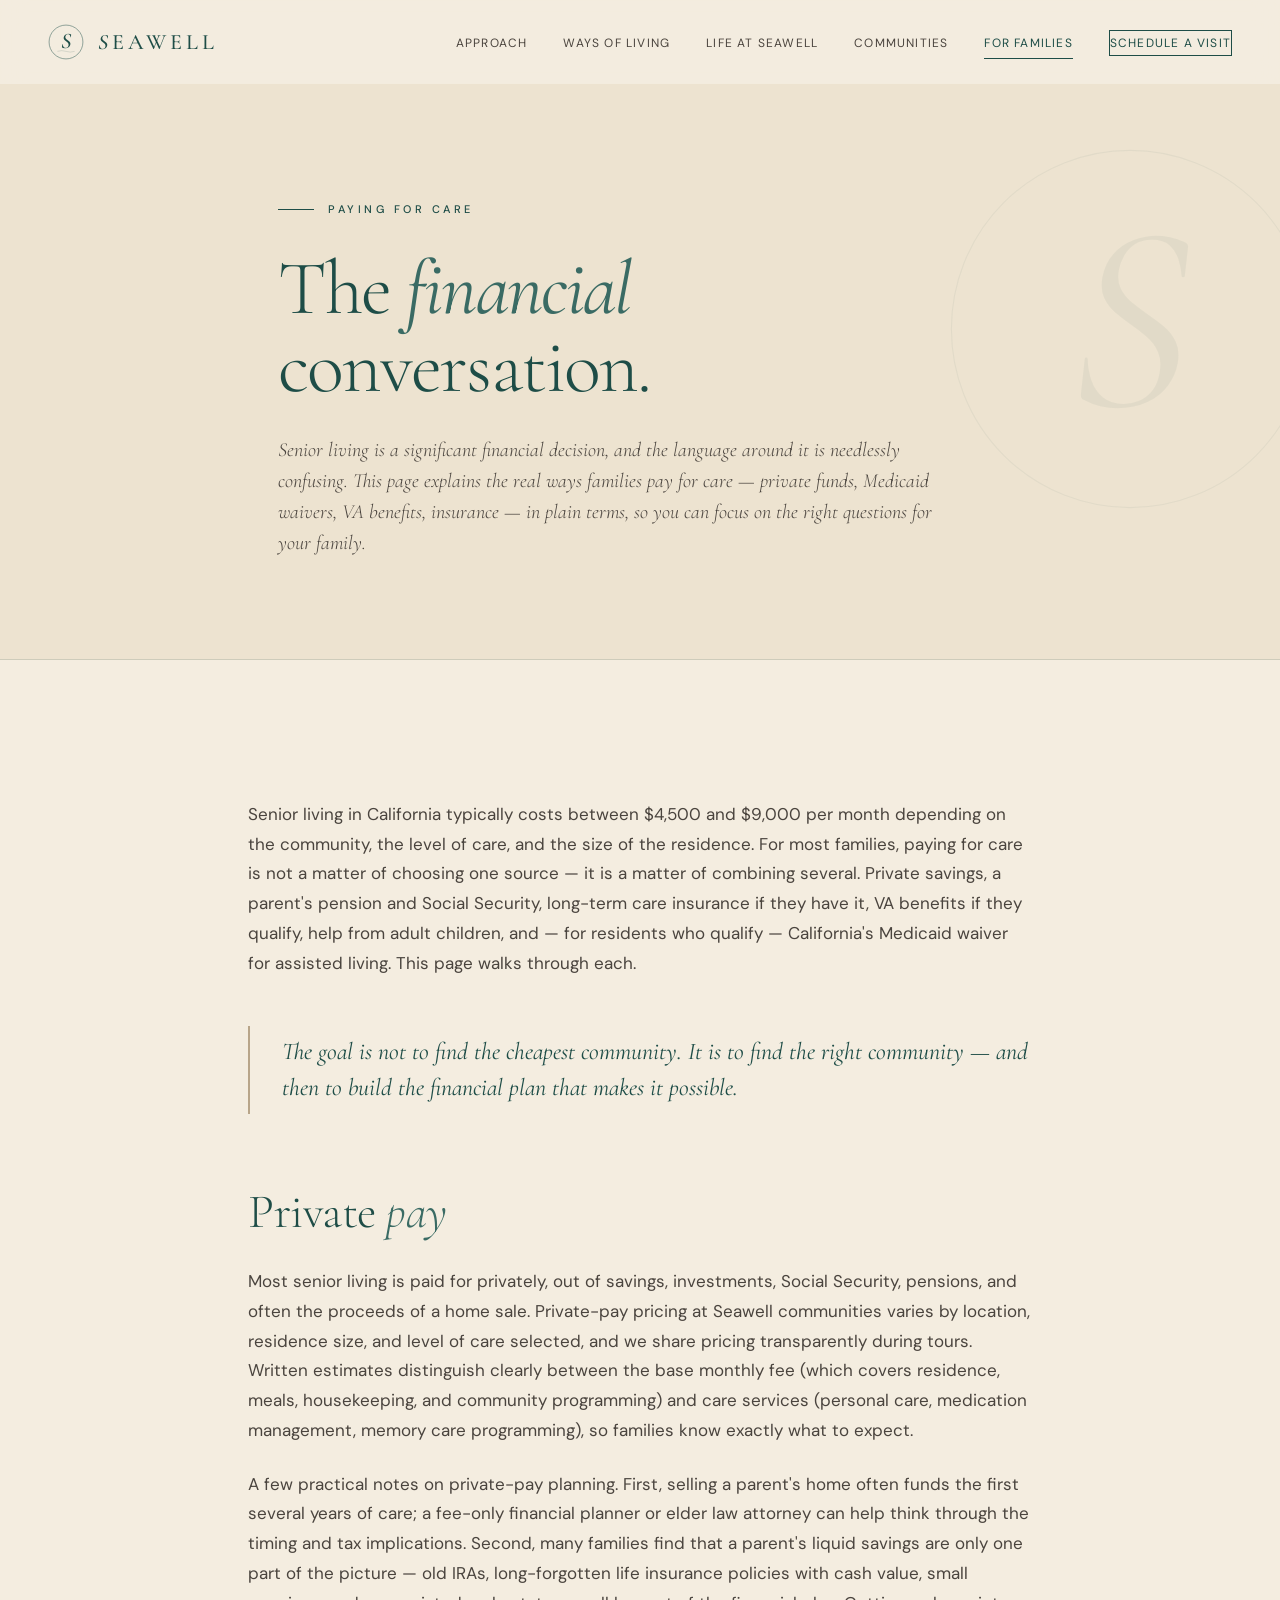
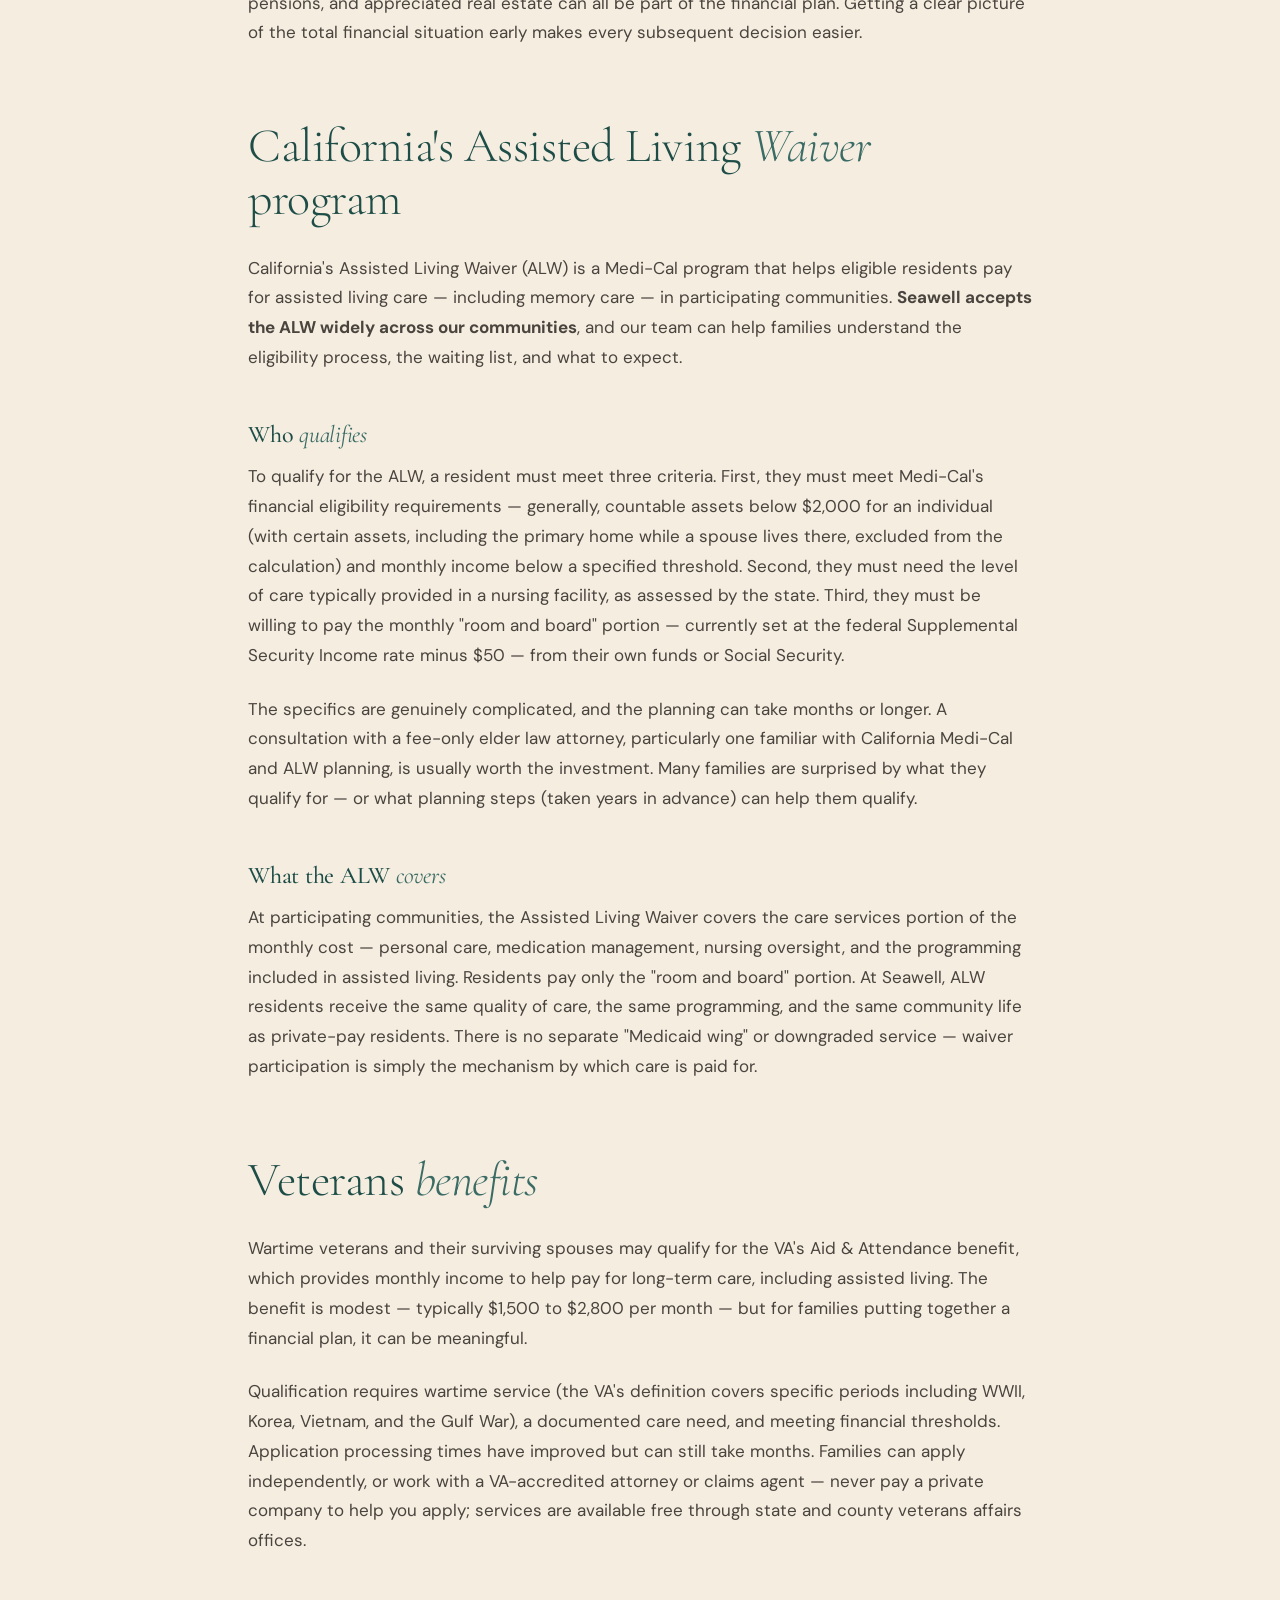
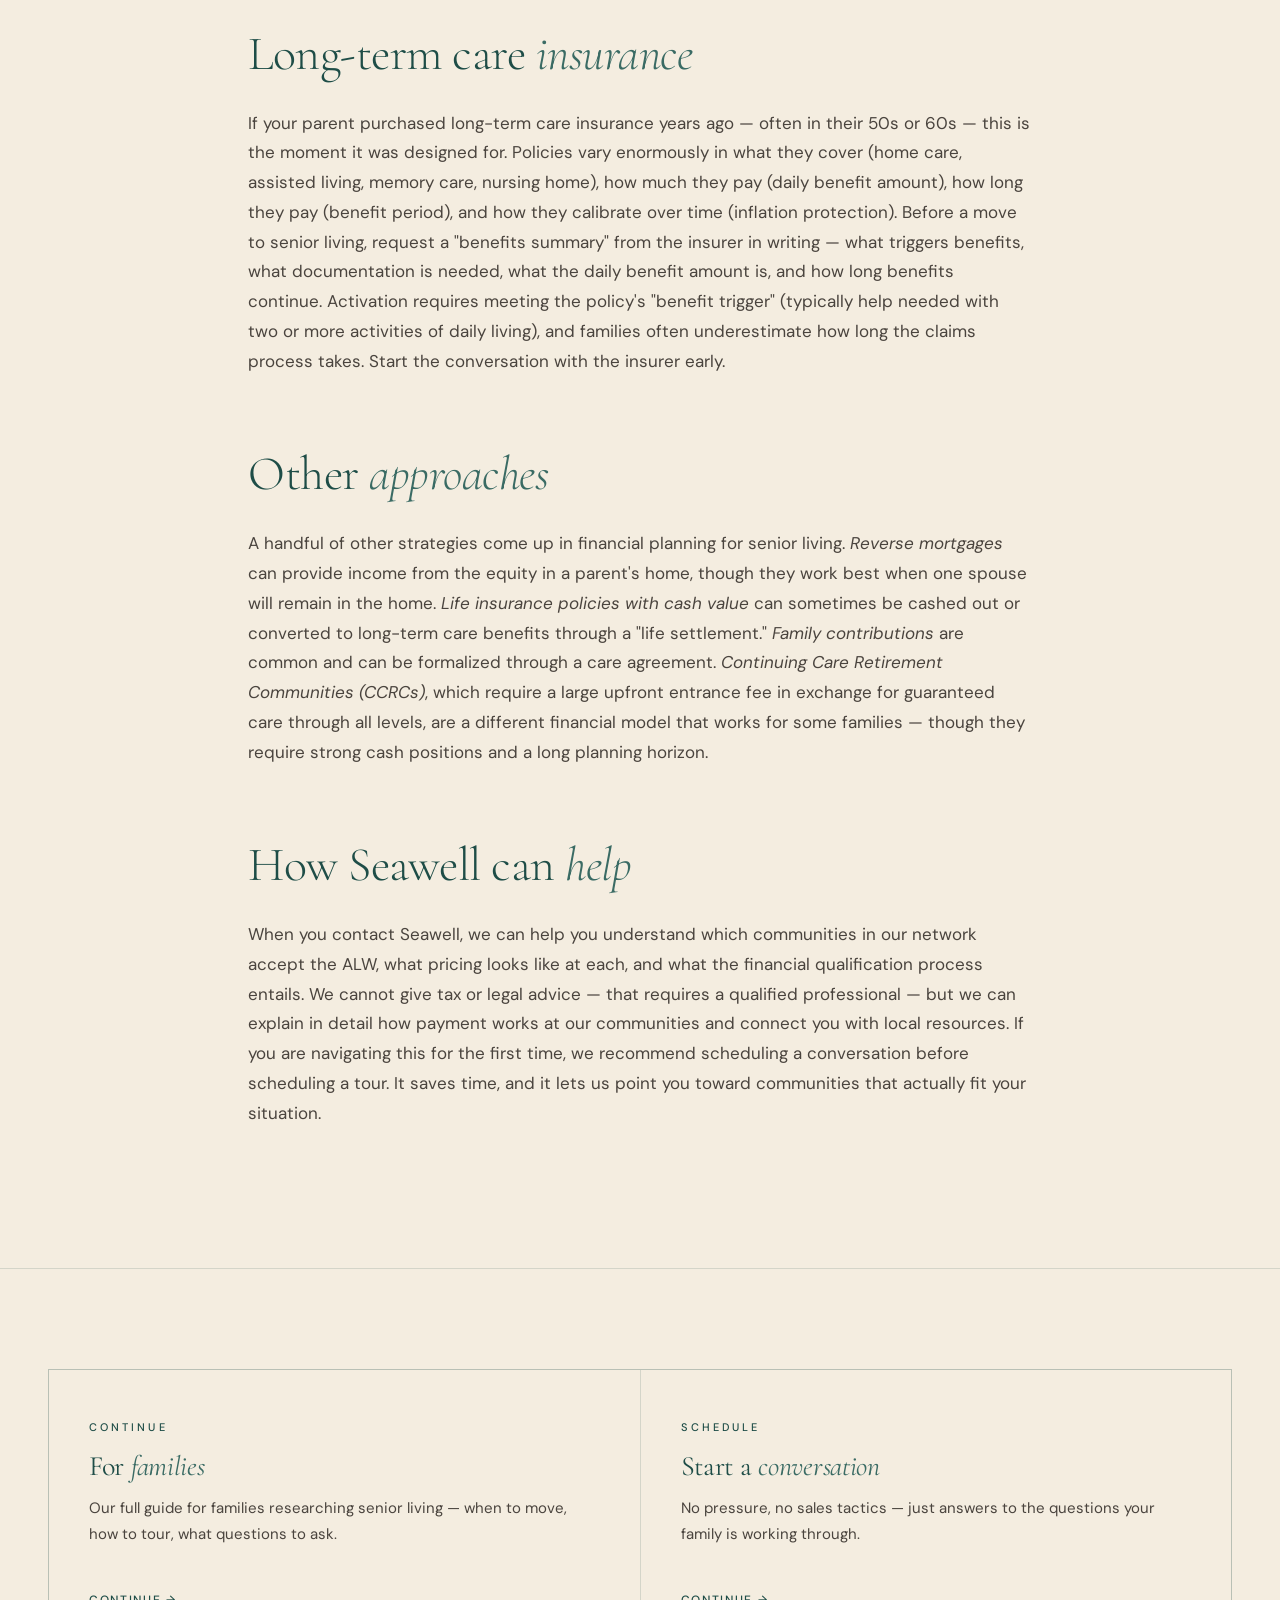
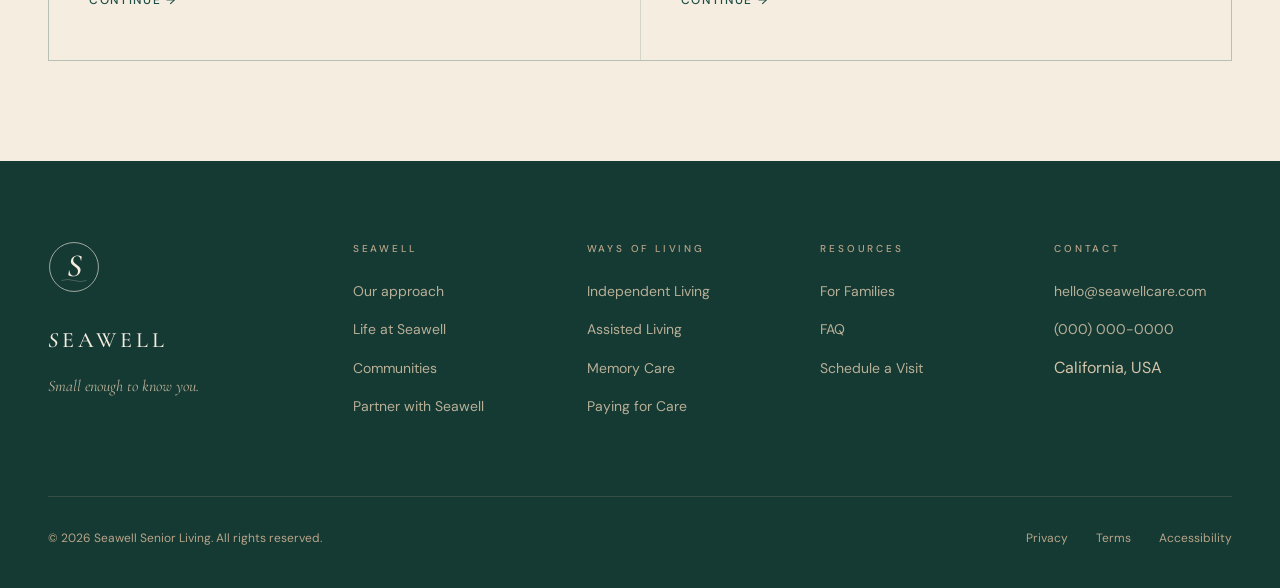
<file: paying.html>
<!DOCTYPE html>
<html lang="en">
<head>
<meta charset="UTF-8">
<meta name="viewport" content="width=device-width, initial-scale=1.0">
<title>Paying for Care — Seawell Senior Living</title>
<meta name="description" content="How families pay for senior living — private-pay, California's Assisted Living Waiver (Medi-Cal ALW), VA benefits, long-term care insurance, and other approaches.">
<link rel="icon" type="image/svg+xml" href="/favicon.svg">
<link rel="apple-touch-icon" href="/favicon.svg">
<link rel="preconnect" href="https://fonts.googleapis.com">
<link rel="preconnect" href="https://fonts.gstatic.com" crossorigin>
<link href="https://fonts.googleapis.com/css2?family=Cormorant+Garamond:ital,wght@0,300;0,400;0,500;0,600;1,300;1,400;1,500;1,600&family=DM+Sans:ital,opsz,wght@0,9..40,300;0,9..40,400;0,9..40,500;1,9..40,400&display=swap" rel="stylesheet">
<link rel="stylesheet" href="styles.css">
</head>
<body>

<nav class="site-nav" id="nav">
  <div class="container nav-inner">
    <a href="index.html" class="nav-logo" aria-label="Seawell home">
      <svg viewBox="0 0 100 100" xmlns="http://www.w3.org/2000/svg" aria-hidden="true">
        <circle cx="50" cy="50" r="47" fill="none" stroke="#1E4D47" stroke-width="1.3"/>
        <text x="50" y="68" text-anchor="middle" font-family="Cormorant Garamond, Didot, Georgia, serif" font-size="62" font-style="italic" font-weight="500" fill="#1E4D47">S</text>
        <path d="M 26 76 Q 38 72 50 76 T 74 76" fill="none" stroke="#1E4D47" stroke-width="0.9" opacity="0.45"/>
      </svg>
      <span class="nav-logo-text"><span class="italic-s">S</span>EAWELL</span>
    </a>
    <button class="nav-toggle" id="navToggle" aria-label="Menu" aria-expanded="false" aria-controls="navLinks"><span></span><span></span><span></span></button>
    <ul class="nav-links" id="navLinks">
      <li><a href="about.html">Approach</a></li>
      <li><a href="living.html">Ways of Living</a></li>
      <li><a href="life.html">Life at Seawell</a></li>
      <li><a href="communities.html">Communities</a></li>
      <li><a href="families.html" class="active" aria-current="page">For Families</a></li>
      <li><a href="contact.html" class="nav-cta">Schedule a Visit</a></li>
    </ul>
  </div>
</nav>

<section class="page-hero">
  <svg class="page-hero-mark" viewBox="0 0 100 100" xmlns="http://www.w3.org/2000/svg" aria-hidden="true">
    <circle cx="50" cy="50" r="47" fill="none" stroke="#1E4D47" stroke-width="0.3"/>
    <text x="50" y="70" text-anchor="middle" font-family="Cormorant Garamond, Didot, Georgia, serif" font-size="70" font-style="italic" fill="#1E4D47">S</text>
  </svg>
  <div class="container page-hero-inner">
    <div class="page-hero-eyebrow">Paying for care</div>
    <h1>The <em>financial</em> conversation.</h1>
    <p class="page-hero-lede">Senior living is a significant financial decision, and the language around it is needlessly confusing. This page explains the real ways families pay for care — private funds, Medicaid waivers, VA benefits, insurance — in plain terms, so you can focus on the right questions for your family.</p>
  </div>
</section>
<section class="standard">
  <div class="container-narrow">
    <div class="prose">
      <p>Senior living in California typically costs between $4,500 and $9,000 per month depending on the community, the level of care, and the size of the residence. For most families, paying for care is not a matter of choosing one source — it is a matter of combining several. Private savings, a parent's pension and Social Security, long-term care insurance if they have it, VA benefits if they qualify, help from adult children, and — for residents who qualify — California's Medicaid waiver for assisted living. This page walks through each.</p>

      <blockquote>The goal is not to find the cheapest community. It is to find the right community — and then to build the financial plan that makes it possible.</blockquote>

      <h2>Private <em>pay</em></h2>
      <p>Most senior living is paid for privately, out of savings, investments, Social Security, pensions, and often the proceeds of a home sale. Private-pay pricing at Seawell communities varies by location, residence size, and level of care selected, and we share pricing transparently during tours. Written estimates distinguish clearly between the base monthly fee (which covers residence, meals, housekeeping, and community programming) and care services (personal care, medication management, memory care programming), so families know exactly what to expect.</p>
      <p>A few practical notes on private-pay planning. First, selling a parent's home often funds the first several years of care; a fee-only financial planner or elder law attorney can help think through the timing and tax implications. Second, many families find that a parent's liquid savings are only one part of the picture — old IRAs, long-forgotten life insurance policies with cash value, small pensions, and appreciated real estate can all be part of the financial plan. Getting a clear picture of the total financial situation early makes every subsequent decision easier.</p>

      <h2>California's Assisted Living <em>Waiver</em> program</h2>
      <p>California's Assisted Living Waiver (ALW) is a Medi-Cal program that helps eligible residents pay for assisted living care — including memory care — in participating communities. <strong>Seawell accepts the ALW widely across our communities</strong>, and our team can help families understand the eligibility process, the waiting list, and what to expect.</p>

      <h3>Who <em>qualifies</em></h3>
      <p>To qualify for the ALW, a resident must meet three criteria. First, they must meet Medi-Cal's financial eligibility requirements — generally, countable assets below $2,000 for an individual (with certain assets, including the primary home while a spouse lives there, excluded from the calculation) and monthly income below a specified threshold. Second, they must need the level of care typically provided in a nursing facility, as assessed by the state. Third, they must be willing to pay the monthly "room and board" portion — currently set at the federal Supplemental Security Income rate minus $50 — from their own funds or Social Security.</p>
      <p>The specifics are genuinely complicated, and the planning can take months or longer. A consultation with a fee-only elder law attorney, particularly one familiar with California Medi-Cal and ALW planning, is usually worth the investment. Many families are surprised by what they qualify for — or what planning steps (taken years in advance) can help them qualify.</p>

      <h3>What the ALW <em>covers</em></h3>
      <p>At participating communities, the Assisted Living Waiver covers the care services portion of the monthly cost — personal care, medication management, nursing oversight, and the programming included in assisted living. Residents pay only the "room and board" portion. At Seawell, ALW residents receive the same quality of care, the same programming, and the same community life as private-pay residents. There is no separate "Medicaid wing" or downgraded service — waiver participation is simply the mechanism by which care is paid for.</p>

      <h2>Veterans <em>benefits</em></h2>
      <p>Wartime veterans and their surviving spouses may qualify for the VA's Aid & Attendance benefit, which provides monthly income to help pay for long-term care, including assisted living. The benefit is modest — typically $1,500 to $2,800 per month — but for families putting together a financial plan, it can be meaningful.</p>
      <p>Qualification requires wartime service (the VA's definition covers specific periods including WWII, Korea, Vietnam, and the Gulf War), a documented care need, and meeting financial thresholds. Application processing times have improved but can still take months. Families can apply independently, or work with a VA-accredited attorney or claims agent — never pay a private company to help you apply; services are available free through state and county veterans affairs offices.</p>

      <h2>Long-term care <em>insurance</em></h2>
      <p>If your parent purchased long-term care insurance years ago — often in their 50s or 60s — this is the moment it was designed for. Policies vary enormously in what they cover (home care, assisted living, memory care, nursing home), how much they pay (daily benefit amount), how long they pay (benefit period), and how they calibrate over time (inflation protection). Before a move to senior living, request a "benefits summary" from the insurer in writing — what triggers benefits, what documentation is needed, what the daily benefit amount is, and how long benefits continue. Activation requires meeting the policy's "benefit trigger" (typically help needed with two or more activities of daily living), and families often underestimate how long the claims process takes. Start the conversation with the insurer early.</p>

      <h2>Other <em>approaches</em></h2>
      <p>A handful of other strategies come up in financial planning for senior living. <em>Reverse mortgages</em> can provide income from the equity in a parent's home, though they work best when one spouse will remain in the home. <em>Life insurance policies with cash value</em> can sometimes be cashed out or converted to long-term care benefits through a "life settlement." <em>Family contributions</em> are common and can be formalized through a care agreement. <em>Continuing Care Retirement Communities (CCRCs)</em>, which require a large upfront entrance fee in exchange for guaranteed care through all levels, are a different financial model that works for some families — though they require strong cash positions and a long planning horizon.</p>

      <h2>How Seawell can <em>help</em></h2>
      <p>When you contact Seawell, we can help you understand which communities in our network accept the ALW, what pricing looks like at each, and what the financial qualification process entails. We cannot give tax or legal advice — that requires a qualified professional — but we can explain in detail how payment works at our communities and connect you with local resources. If you are navigating this for the first time, we recommend scheduling a conversation before scheduling a tour. It saves time, and it lets us point you toward communities that actually fit your situation.</p>
    </div>
  </div>
</section>
<section class="cross-links">
  <div class="container">
    <div class="cross-links-grid">
      <a href="families.html" class="cross-link">
        <span class="cross-link-label">Continue</span>
        <h3 class="cross-link-title">For <em>families</em></h3>
        <p class="card-body" style="margin-top:12px">Our full guide for families researching senior living — when to move, how to tour, what questions to ask.</p>
        <span class="cross-link-arrow">Continue →</span>
      </a>
      <a href="contact.html" class="cross-link">
        <span class="cross-link-label">Schedule</span>
        <h3 class="cross-link-title">Start a <em>conversation</em></h3>
        <p class="card-body" style="margin-top:12px">No pressure, no sales tactics — just answers to the questions your family is working through.</p>
        <span class="cross-link-arrow">Continue →</span>
      </a>
    </div>
  </div>
</section>

<footer class="site-footer">
  <div class="container">
    <div class="footer-grid">
      <div class="footer-brand">
        <svg viewBox="0 0 100 100" xmlns="http://www.w3.org/2000/svg" aria-hidden="true">
          <circle cx="50" cy="50" r="47" fill="none" stroke="#F4EDE0" stroke-width="1.2"/>
          <text x="50" y="68" text-anchor="middle" font-family="Cormorant Garamond, Didot, Georgia, serif" font-size="62" font-style="italic" font-weight="500" fill="#F4EDE0">S</text>
          <path d="M 26 76 Q 38 72 50 76 T 74 76" fill="none" stroke="#F4EDE0" stroke-width="0.9" opacity="0.5"/>
        </svg>
        <div class="footer-brand-name"><span class="italic-s">S</span>EAWELL</div>
        <p class="footer-tagline">Small enough to know you.</p>
      </div>
      <div class="footer-col">
        <div class="footer-col-label">Seawell</div>
        <ul>
          <li><a href="about.html">Our approach</a></li>
          <li><a href="life.html">Life at Seawell</a></li>
          <li><a href="communities.html">Communities</a></li>
          <li><a href="partner.html">Partner with Seawell</a></li>
        </ul>
      </div>
      <div class="footer-col">
        <div class="footer-col-label">Ways of Living</div>
        <ul>
          <li><a href="independent-living.html">Independent Living</a></li>
          <li><a href="assisted-living.html">Assisted Living</a></li>
          <li><a href="memory-care.html">Memory Care</a></li>
          <li><a href="paying.html">Paying for Care</a></li>
        </ul>
      </div>
      <div class="footer-col">
        <div class="footer-col-label">Resources</div>
        <ul>
          <li><a href="families.html">For Families</a></li>
          <li><a href="families.html#faq">FAQ</a></li>
          <li><a href="contact.html">Schedule a Visit</a></li>
        </ul>
      </div>
      <div class="footer-col">
        <div class="footer-col-label">Contact</div>
        <ul>
          <li><a href="mailto:hello@seawellcare.com">hello@seawellcare.com</a></li>
          <li><a href="tel:+10000000000">(000) 000-0000</a></li>
          <li>California, USA</li>
        </ul>
      </div>
    </div>
    <div class="footer-bottom">
      <div>© 2026 Seawell Senior Living. All rights reserved.</div>
      <div class="footer-legal">
        <a href="#">Privacy</a>
        <a href="#">Terms</a>
        <a href="#">Accessibility</a>
      </div>
    </div>
  </div>
</footer>

<script src="main.js"></script>
</body>
</html>
</file>
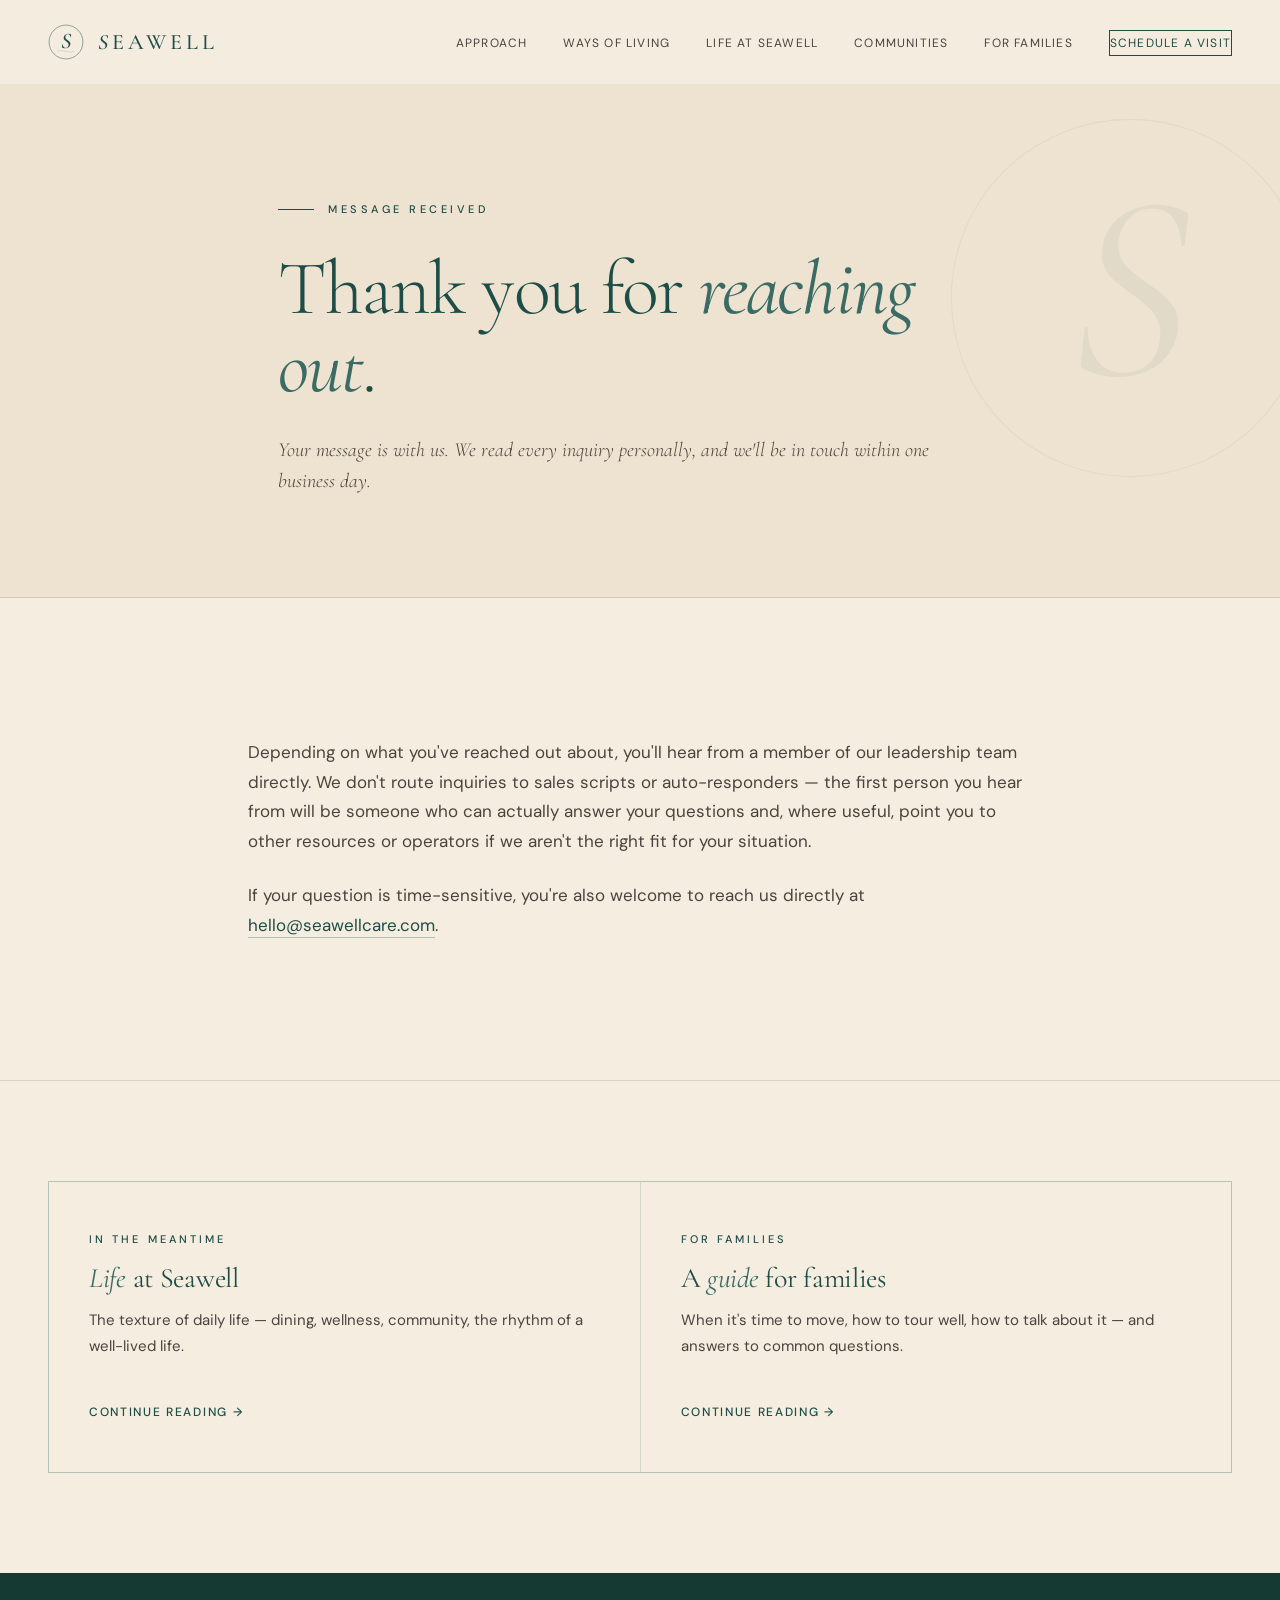
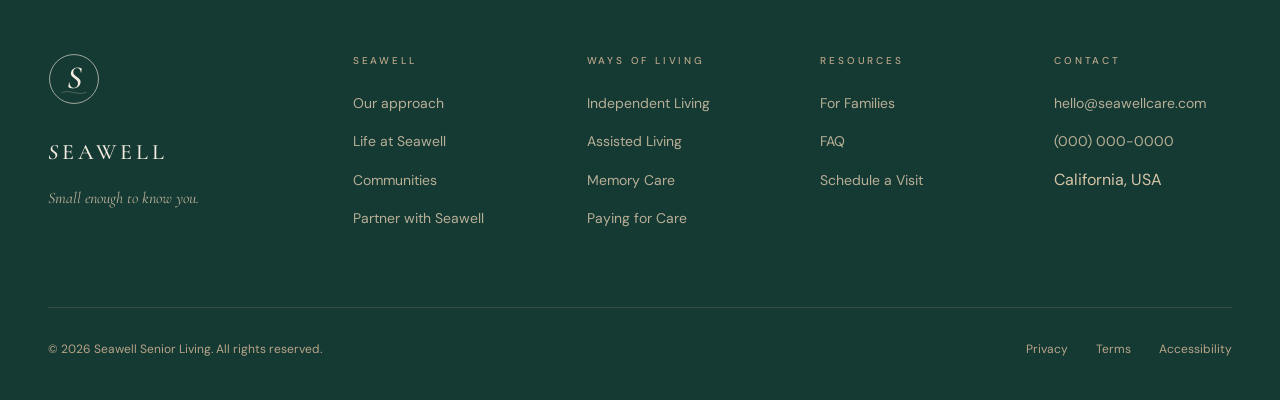
<file: thank-you.html>
<!DOCTYPE html>
<html lang="en">
<head>
<meta charset="UTF-8">
<meta name="viewport" content="width=device-width, initial-scale=1.0">
<title>Thank you — Seawell Senior Living</title>
<meta name="description" content="Your message has been received. We'll be in touch within one business day.">
<link rel="icon" type="image/svg+xml" href="/favicon.svg">
<link rel="apple-touch-icon" href="/favicon.svg">
<link rel="preconnect" href="https://fonts.googleapis.com">
<link rel="preconnect" href="https://fonts.gstatic.com" crossorigin>
<link href="https://fonts.googleapis.com/css2?family=Cormorant+Garamond:ital,wght@0,300;0,400;0,500;0,600;1,300;1,400;1,500;1,600&family=DM+Sans:ital,opsz,wght@0,9..40,300;0,9..40,400;0,9..40,500;1,9..40,400&display=swap" rel="stylesheet">
<link rel="stylesheet" href="styles.css">
</head>
<body>

<nav class="site-nav" id="nav">
  <div class="container nav-inner">
    <a href="index.html" class="nav-logo" aria-label="Seawell home">
      <svg viewBox="0 0 100 100" xmlns="http://www.w3.org/2000/svg" aria-hidden="true">
        <circle cx="50" cy="50" r="47" fill="none" stroke="#1E4D47" stroke-width="1.3"/>
        <text x="50" y="68" text-anchor="middle" font-family="Cormorant Garamond, Didot, Georgia, serif" font-size="62" font-style="italic" font-weight="500" fill="#1E4D47">S</text>
        <path d="M 26 76 Q 38 72 50 76 T 74 76" fill="none" stroke="#1E4D47" stroke-width="0.9" opacity="0.45"/>
      </svg>
      <span class="nav-logo-text"><span class="italic-s">S</span>EAWELL</span>
    </a>
    <button class="nav-toggle" id="navToggle" aria-label="Menu" aria-expanded="false" aria-controls="navLinks"><span></span><span></span><span></span></button>
    <ul class="nav-links" id="navLinks">
      <li><a href="about.html">Approach</a></li>
      <li><a href="living.html">Ways of Living</a></li>
      <li><a href="life.html">Life at Seawell</a></li>
      <li><a href="communities.html">Communities</a></li>
      <li><a href="families.html">For Families</a></li>
      <li><a href="contact.html" class="nav-cta">Schedule a Visit</a></li>
    </ul>
  </div>
</nav>

<section class="page-hero">
  <svg class="page-hero-mark" viewBox="0 0 100 100" xmlns="http://www.w3.org/2000/svg" aria-hidden="true">
    <circle cx="50" cy="50" r="47" fill="none" stroke="#1E4D47" stroke-width="0.3"/>
    <text x="50" y="70" text-anchor="middle" font-family="Cormorant Garamond, Didot, Georgia, serif" font-size="70" font-style="italic" fill="#1E4D47">S</text>
  </svg>
  <div class="container page-hero-inner">
    <div class="page-hero-eyebrow">Message received</div>
    <h1>Thank you for <em>reaching out</em>.</h1>
    <p class="page-hero-lede">Your message is with us. We read every inquiry personally, and we'll be in touch within one business day.</p>
  </div>
</section>

<section class="standard">
  <div class="container-narrow">
    <div class="prose">
      <p>Depending on what you've reached out about, you'll hear from a member of our leadership team directly. We don't route inquiries to sales scripts or auto-responders — the first person you hear from will be someone who can actually answer your questions and, where useful, point you to other resources or operators if we aren't the right fit for your situation.</p>
      <p>If your question is time-sensitive, you're also welcome to reach us directly at <a href="mailto:hello@seawellcare.com">hello@seawellcare.com</a>.</p>
    </div>
  </div>
</section>

<section class="cross-links">
  <div class="container">
    <div class="cross-links-grid">
      <a href="life.html" class="cross-link">
        <span class="cross-link-label">In the meantime</span>
        <h3 class="cross-link-title"><em>Life</em> at Seawell</h3>
        <p class="card-body" style="margin-top:12px">The texture of daily life — dining, wellness, community, the rhythm of a well-lived life.</p>
        <span class="cross-link-arrow">Continue reading →</span>
      </a>
      <a href="families.html" class="cross-link">
        <span class="cross-link-label">For families</span>
        <h3 class="cross-link-title">A <em>guide</em> for families</h3>
        <p class="card-body" style="margin-top:12px">When it's time to move, how to tour well, how to talk about it — and answers to common questions.</p>
        <span class="cross-link-arrow">Continue reading →</span>
      </a>
    </div>
  </div>
</section>

<footer class="site-footer">
  <div class="container">
    <div class="footer-grid">
      <div class="footer-brand">
        <svg viewBox="0 0 100 100" xmlns="http://www.w3.org/2000/svg" aria-hidden="true">
          <circle cx="50" cy="50" r="47" fill="none" stroke="#F4EDE0" stroke-width="1.2"/>
          <text x="50" y="68" text-anchor="middle" font-family="Cormorant Garamond, Didot, Georgia, serif" font-size="62" font-style="italic" font-weight="500" fill="#F4EDE0">S</text>
          <path d="M 26 76 Q 38 72 50 76 T 74 76" fill="none" stroke="#F4EDE0" stroke-width="0.9" opacity="0.5"/>
        </svg>
        <div class="footer-brand-name"><span class="italic-s">S</span>EAWELL</div>
        <p class="footer-tagline">Small enough to know you.</p>
      </div>
      <div class="footer-col">
        <div class="footer-col-label">Seawell</div>
        <ul>
          <li><a href="about.html">Our approach</a></li>
          <li><a href="life.html">Life at Seawell</a></li>
          <li><a href="communities.html">Communities</a></li>
          <li><a href="partner.html">Partner with Seawell</a></li>
        </ul>
      </div>
      <div class="footer-col">
        <div class="footer-col-label">Ways of Living</div>
        <ul>
          <li><a href="independent-living.html">Independent Living</a></li>
          <li><a href="assisted-living.html">Assisted Living</a></li>
          <li><a href="memory-care.html">Memory Care</a></li>
          <li><a href="paying.html">Paying for Care</a></li>
        </ul>
      </div>
      <div class="footer-col">
        <div class="footer-col-label">Resources</div>
        <ul>
          <li><a href="families.html">For Families</a></li>
          <li><a href="families.html#faq">FAQ</a></li>
          <li><a href="contact.html">Schedule a Visit</a></li>
        </ul>
      </div>
      <div class="footer-col">
        <div class="footer-col-label">Contact</div>
        <ul>
          <li><a href="mailto:hello@seawellcare.com">hello@seawellcare.com</a></li>
          <li><a href="tel:+10000000000">(000) 000-0000</a></li>
          <li>California, USA</li>
        </ul>
      </div>
    </div>
    <div class="footer-bottom">
      <div>© 2026 Seawell Senior Living. All rights reserved.</div>
      <div class="footer-legal">
        <a href="#">Privacy</a>
        <a href="#">Terms</a>
        <a href="#">Accessibility</a>
      </div>
    </div>
  </div>
</footer>

<script src="main.js"></script>
</body>
</html>
</file>
<file: styles.css>
:root {
  --teal: #1E4D47;
  --teal-deep: #153933;
  --teal-soft: #3A6B64;
  --ivory: #F4EDE0;
  --ivory-warm: #EDE3D0;
  --sand: #B8A589;
  --sand-light: #D4C4A8;
  --charcoal: #2A2520;
  --charcoal-soft: #4A443E;
  --white-warm: #FAF6ED;
  --line: rgba(30, 77, 71, 0.15);
  --line-strong: rgba(30, 77, 71, 0.3);
  --serif: 'Cormorant Garamond', 'Didot', 'Playfair Display', Georgia, serif;
  --sans: 'DM Sans', -apple-system, BlinkMacSystemFont, 'Helvetica Neue', Arial, sans-serif;
}

* { margin: 0; padding: 0; box-sizing: border-box; }
html { scroll-behavior: smooth; }

body {
  font-family: var(--sans);
  font-weight: 400;
  font-size: 16px;
  line-height: 1.65;
  color: var(--charcoal);
  background: var(--ivory);
  overflow-x: hidden;
  -webkit-font-smoothing: antialiased;
  -moz-osx-font-smoothing: grayscale;
}

::selection { background: var(--teal); color: var(--ivory); }

h1, h2, h3, h4 {
  font-family: var(--serif);
  font-weight: 400;
  color: var(--teal);
  letter-spacing: -0.01em;
  line-height: 1.15;
}

a {
  color: inherit;
  text-decoration: none;
  transition: opacity 0.3s ease, color 0.3s ease;
}

.container {
  max-width: 1280px;
  margin: 0 auto;
  padding: 0 48px;
}

.container-narrow {
  max-width: 880px;
  margin: 0 auto;
  padding: 0 48px;
}

@media (max-width: 768px) {
  .container, .container-narrow { padding: 0 24px; }
}

/* ===== NAV ===== */
nav.site-nav {
  position: fixed;
  top: 0;
  left: 0;
  right: 0;
  z-index: 100;
  padding: 24px 0;
  background: rgba(244, 237, 224, 0.92);
  backdrop-filter: blur(12px);
  -webkit-backdrop-filter: blur(12px);
  transition: padding 0.3s ease, background 0.3s ease;
}

nav.site-nav.scrolled {
  padding: 16px 0;
  border-bottom: 0.5px solid var(--line);
}

.nav-inner {
  display: flex;
  justify-content: space-between;
  align-items: center;
}

.nav-logo {
  display: flex;
  align-items: center;
  gap: 14px;
}

.nav-logo svg { width: 36px; height: 36px; }

.nav-logo-text {
  font-family: var(--serif);
  font-size: 22px;
  font-weight: 500;
  letter-spacing: 0.18em;
  color: var(--teal);
}

.nav-logo-text .italic-s { font-style: italic; font-weight: 500; }

.nav-links {
  display: flex;
  gap: 36px;
  align-items: center;
  list-style: none;
}

.nav-links a {
  font-size: 12px;
  font-weight: 400;
  letter-spacing: 0.1em;
  text-transform: uppercase;
  color: var(--charcoal-soft);
  position: relative;
  padding: 4px 0;
}

.nav-links a::after {
  content: '';
  position: absolute;
  bottom: -4px;
  left: 0;
  width: 0;
  height: 0.5px;
  background: var(--teal);
  transition: width 0.3s ease;
}

.nav-links a:hover::after, .nav-links a.active::after { width: 100%; }
.nav-links a:hover, .nav-links a.active { color: var(--teal); }

.nav-cta {
  padding: 10px 20px;
  border: 0.5px solid var(--teal);
  color: var(--teal) !important;
  transition: all 0.3s ease;
}

.nav-cta:hover { background: var(--teal); color: var(--ivory) !important; }
.nav-cta::after { display: none !important; }

.nav-toggle {
  display: none;
  background: none;
  border: none;
  cursor: pointer;
  padding: 8px;
}

.nav-toggle span {
  display: block;
  width: 22px;
  height: 1px;
  background: var(--teal);
  margin: 5px 0;
  transition: transform 0.3s ease, opacity 0.3s ease;
}

.nav-toggle.open span:nth-child(1) { transform: translateY(6px) rotate(45deg); }
.nav-toggle.open span:nth-child(2) { opacity: 0; }
.nav-toggle.open span:nth-child(3) { transform: translateY(-6px) rotate(-45deg); }

@media (max-width: 968px) {
  .nav-toggle { display: block; }
  .nav-links {
    position: fixed;
    top: 76px;
    left: 0;
    right: 0;
    background: var(--ivory);
    flex-direction: column;
    padding: 32px 24px;
    gap: 20px;
    border-bottom: 0.5px solid var(--line);
    transform: translateY(-100vh);
    visibility: hidden;
    transition: transform 0.3s ease, visibility 0s 0.3s;
  }
  .nav-links.open {
    transform: translateY(0);
    visibility: visible;
    transition: transform 0.3s ease, visibility 0s 0s;
  }
  .nav-links a { font-size: 14px; padding: 8px 0; }
  .nav-logo-text { font-size: 18px; }
}

/* ===== BUTTONS ===== */
.btn {
  padding: 16px 32px;
  font-family: var(--sans);
  font-size: 13px;
  font-weight: 500;
  letter-spacing: 0.12em;
  text-transform: uppercase;
  cursor: pointer;
  transition: all 0.3s ease;
  border: 0.5px solid var(--teal);
  background: transparent;
  color: var(--teal);
  display: inline-flex;
  align-items: center;
  gap: 12px;
  text-decoration: none;
}

.btn-primary { background: var(--teal); color: var(--ivory); }
.btn-primary:hover { background: var(--teal-deep); transform: translateY(-1px); }
.btn-secondary:hover { background: var(--teal); color: var(--ivory); }

.btn .arrow { width: 14px; height: 14px; transition: transform 0.3s ease; }
.btn:hover .arrow { transform: translateX(4px); }

/* ===== SECTION LABEL ===== */
.section-label {
  display: flex;
  align-items: center;
  gap: 14px;
  font-size: 11px;
  font-weight: 500;
  letter-spacing: 0.32em;
  text-transform: uppercase;
  color: var(--teal);
  margin-bottom: 40px;
}

.section-label::before {
  content: '';
  width: 36px;
  height: 0.5px;
  background: var(--teal);
}

.section-label.centered { justify-content: center; }

/* ===== PAGE HERO (sub-pages) ===== */
.page-hero {
  padding: 200px 0 100px;
  background: var(--ivory-warm);
  position: relative;
  overflow: hidden;
  border-bottom: 0.5px solid var(--line);
}

.page-hero-mark {
  position: absolute;
  right: -40px;
  top: 50%;
  transform: translateY(-50%);
  width: 380px;
  height: 380px;
  opacity: 0.05;
  pointer-events: none;
}

.page-hero-inner {
  position: relative;
  z-index: 2;
  max-width: 820px;
}

.page-hero-eyebrow {
  font-size: 11px;
  font-weight: 500;
  letter-spacing: 0.32em;
  text-transform: uppercase;
  color: var(--teal);
  margin-bottom: 32px;
  display: flex;
  align-items: center;
  gap: 14px;
}

.page-hero-eyebrow::before {
  content: '';
  width: 36px;
  height: 0.5px;
  background: var(--teal);
}

.page-hero h1 {
  font-size: clamp(42px, 6vw, 84px);
  font-weight: 300;
  line-height: 1.02;
  letter-spacing: -0.025em;
  margin-bottom: 28px;
}

.page-hero h1 em {
  font-style: italic;
  font-weight: 400;
  color: var(--teal-soft);
}

.page-hero-lede {
  font-size: 20px;
  line-height: 1.55;
  color: var(--charcoal-soft);
  max-width: 680px;
  font-family: var(--serif);
  font-style: italic;
  font-weight: 300;
}

/* ===== EDITORIAL CONTENT ===== */
.prose {
  font-size: 17px;
  line-height: 1.75;
  color: var(--charcoal-soft);
}

.prose p { margin-bottom: 24px; }
.prose p:last-child { margin-bottom: 0; }

.prose h2 {
  font-size: clamp(32px, 4vw, 48px);
  font-weight: 300;
  margin-top: 72px;
  margin-bottom: 28px;
  line-height: 1.1;
}

.prose h2 em { font-style: italic; color: var(--teal-soft); }

.prose h3 {
  font-size: 24px;
  font-weight: 500;
  margin-top: 48px;
  margin-bottom: 14px;
}

.prose h3 em { font-style: italic; font-weight: 400; color: var(--teal-soft); }

.prose blockquote {
  font-family: var(--serif);
  font-style: italic;
  font-size: 24px;
  line-height: 1.5;
  color: var(--teal);
  border-left: 2px solid var(--sand);
  padding: 8px 0 8px 32px;
  margin: 48px 0;
}

.prose a {
  color: var(--teal);
  border-bottom: 0.5px solid var(--line-strong);
  padding-bottom: 1px;
}

.prose a:hover { color: var(--teal-deep); border-bottom-color: var(--teal); }

.prose ul, .prose ol {
  margin: 24px 0;
  padding-left: 28px;
}

.prose li { margin-bottom: 12px; }

/* ===== TWO-COL LAYOUT ===== */
.two-col {
  display: grid;
  grid-template-columns: 1fr 1fr;
  gap: 120px;
  align-items: start;
}

.two-col-wide {
  display: grid;
  grid-template-columns: 1fr 1.4fr;
  gap: 96px;
  align-items: start;
}

@media (max-width: 968px) {
  .two-col, .two-col-wide { grid-template-columns: 1fr; gap: 48px; }
}

.col-heading {
  font-size: clamp(36px, 4.5vw, 56px);
  font-weight: 300;
  line-height: 1.1;
  margin-bottom: 32px;
}

.col-heading em { font-style: italic; color: var(--teal-soft); }

/* ===== GENERAL SECTIONS ===== */
section.standard { padding: 140px 0; }
section.band { padding: 140px 0; background: var(--ivory-warm); border-top: 0.5px solid var(--line); border-bottom: 0.5px solid var(--line); }
section.deep { padding: 140px 0; background: var(--teal); color: var(--ivory); }
section.deep h2 { color: var(--ivory); }

/* ===== CARDS ===== */
.card-grid {
  display: grid;
  grid-template-columns: repeat(3, 1fr);
  gap: 1px;
  background: var(--line);
  border: 0.5px solid var(--line);
  margin-top: 64px;
}

@media (max-width: 968px) {
  .card-grid { grid-template-columns: 1fr; }
}

.card {
  background: var(--ivory);
  padding: 56px 40px;
  transition: background 0.4s ease;
  text-decoration: none;
  display: block;
  color: inherit;
}

.card:hover { background: var(--white-warm); }

.card-label {
  font-family: var(--serif);
  font-style: italic;
  font-size: 22px;
  font-weight: 300;
  color: var(--teal-soft);
  margin-bottom: 20px;
  display: block;
}

.card-title {
  font-size: 28px;
  font-weight: 400;
  margin-bottom: 16px;
  line-height: 1.2;
  color: var(--teal);
}

.card-body {
  font-size: 15px;
  line-height: 1.7;
  color: var(--charcoal-soft);
  margin-bottom: 28px;
}

.card-cta {
  font-size: 12px;
  font-weight: 500;
  letter-spacing: 0.14em;
  text-transform: uppercase;
  color: var(--teal);
  display: inline-flex;
  align-items: center;
  gap: 8px;
}

/* ===== LIST ROWS ===== */
.row-list { display: flex; flex-direction: column; }

.row-item {
  display: grid;
  grid-template-columns: 180px 1fr auto;
  gap: 48px;
  padding: 40px 0;
  border-top: 0.5px solid var(--line);
  align-items: start;
  transition: padding 0.4s ease;
  text-decoration: none;
  color: inherit;
}

.row-item:last-child { border-bottom: 0.5px solid var(--line); }
.row-item:hover { padding: 40px 16px; }

.row-label {
  font-family: var(--serif);
  font-style: italic;
  font-size: 19px;
  color: var(--teal-soft);
}

.row-title {
  font-size: 28px;
  font-weight: 400;
  margin-bottom: 12px;
  color: var(--teal);
}

.row-body {
  font-size: 16px;
  line-height: 1.7;
  color: var(--charcoal-soft);
  max-width: 640px;
}

.row-arrow {
  font-size: 12px;
  font-weight: 500;
  letter-spacing: 0.14em;
  text-transform: uppercase;
  color: var(--teal);
  white-space: nowrap;
  padding-top: 8px;
}

@media (max-width: 768px) {
  .row-item { grid-template-columns: 1fr; gap: 12px; padding: 28px 0; }
}

/* ===== FAQ ===== */
.faq-list { margin-top: 48px; }

.faq-item {
  border-top: 0.5px solid var(--line);
  padding: 28px 0;
  cursor: pointer;
}

.faq-item:last-child { border-bottom: 0.5px solid var(--line); }

.faq-q {
  display: flex;
  justify-content: space-between;
  align-items: center;
  font-family: var(--serif);
  font-size: 22px;
  font-weight: 500;
  color: var(--teal);
  line-height: 1.3;
}

.faq-toggle {
  width: 20px;
  height: 20px;
  flex-shrink: 0;
  position: relative;
  margin-left: 24px;
}

.faq-toggle::before, .faq-toggle::after {
  content: '';
  position: absolute;
  background: var(--teal);
  transition: transform 0.3s ease;
}

.faq-toggle::before {
  top: 9px;
  left: 0;
  width: 20px;
  height: 1px;
}

.faq-toggle::after {
  top: 0;
  left: 9px;
  width: 1px;
  height: 20px;
}

.faq-item.open .faq-toggle::after { transform: scaleY(0); }

.faq-a {
  font-size: 16px;
  line-height: 1.7;
  color: var(--charcoal-soft);
  max-height: 0;
  overflow: hidden;
  transition: max-height 0.4s ease, padding 0.4s ease;
  padding-top: 0;
}

.faq-item.open .faq-a {
  max-height: 800px;
  padding-top: 20px;
}

/* ===== PULL QUOTE / EDITORIAL ===== */
.pull-quote {
  text-align: center;
  max-width: 900px;
  margin: 0 auto;
  position: relative;
  z-index: 2;
}

.pull-quote-mark {
  width: 44px;
  height: 44px;
  margin: 0 auto 36px;
  opacity: 0.8;
}

.pull-quote-text {
  font-family: var(--serif);
  font-style: italic;
  font-weight: 300;
  font-size: clamp(26px, 3.8vw, 40px);
  line-height: 1.35;
  margin-bottom: 36px;
  letter-spacing: -0.005em;
}

.pull-quote-text::before, .pull-quote-text::after {
  content: '"';
  font-size: 1.4em;
  line-height: 0;
  color: var(--sand);
  opacity: 0.5;
  vertical-align: -0.15em;
}

.pull-quote-attr {
  font-size: 12px;
  font-weight: 500;
  letter-spacing: 0.24em;
  text-transform: uppercase;
  color: var(--sand-light);
  display: flex;
  align-items: center;
  justify-content: center;
  gap: 14px;
}

.pull-quote-attr::before {
  content: '';
  width: 36px;
  height: 0.5px;
  background: var(--sand);
  opacity: 0.5;
}

/* ===== FORMS ===== */
.form-stack {
  display: flex;
  flex-direction: column;
  gap: 20px;
  max-width: 640px;
}

.form-row {
  display: grid;
  grid-template-columns: 1fr 1fr;
  gap: 16px;
}

@media (max-width: 640px) {
  .form-row { grid-template-columns: 1fr; }
}

.form-field {
  display: flex;
  flex-direction: column;
  gap: 8px;
}

.form-field label {
  font-size: 11px;
  font-weight: 500;
  letter-spacing: 0.18em;
  text-transform: uppercase;
  color: var(--teal);
}

.form-field input,
.form-field select,
.form-field textarea {
  padding: 14px 18px;
  font-family: var(--sans);
  font-size: 15px;
  background: var(--white-warm);
  border: 0.5px solid var(--line-strong);
  color: var(--charcoal);
  outline: none;
  transition: border-color 0.3s ease;
  width: 100%;
}

.form-field input:focus,
.form-field select:focus,
.form-field textarea:focus { border-color: var(--teal); }

.form-field textarea { resize: vertical; min-height: 120px; }

.form-submit { margin-top: 12px; }

/* ===== BREADCRUMBS ===== */
.breadcrumbs {
  font-size: 11px;
  font-weight: 500;
  letter-spacing: 0.18em;
  text-transform: uppercase;
  color: var(--charcoal-soft);
  opacity: 0.7;
  margin-bottom: 24px;
  display: flex;
  gap: 10px;
  align-items: center;
}

.breadcrumbs a { color: inherit; border-bottom: 0.5px solid transparent; }
.breadcrumbs a:hover { border-bottom-color: var(--teal); color: var(--teal); }
.breadcrumbs .sep { opacity: 0.5; }

/* ===== CROSS-LINKS ===== */
.cross-links {
  padding: 100px 0;
  border-top: 0.5px solid var(--line);
}

.cross-links-grid {
  display: grid;
  grid-template-columns: repeat(2, 1fr);
  gap: 1px;
  background: var(--line);
  border: 0.5px solid var(--line);
}

@media (max-width: 768px) { .cross-links-grid { grid-template-columns: 1fr; } }

.cross-link {
  padding: 48px 40px;
  background: var(--ivory);
  text-decoration: none;
  color: inherit;
  transition: background 0.4s ease;
}

.cross-link:hover { background: var(--white-warm); }

.cross-link-label {
  font-size: 11px;
  font-weight: 500;
  letter-spacing: 0.28em;
  text-transform: uppercase;
  color: var(--teal);
  margin-bottom: 14px;
  display: block;
}

.cross-link-title {
  font-family: var(--serif);
  font-size: 28px;
  font-weight: 400;
  color: var(--teal);
  margin-bottom: 8px;
  line-height: 1.2;
}

.cross-link-title em { font-style: italic; color: var(--teal-soft); }

.cross-link-arrow {
  font-size: 12px;
  font-weight: 500;
  letter-spacing: 0.14em;
  text-transform: uppercase;
  color: var(--teal);
  margin-top: 16px;
  display: inline-block;
}

/* ===== FOOTER ===== */
footer.site-footer {
  padding: 80px 0 40px;
  background: var(--teal-deep);
  color: var(--sand-light);
}

.footer-grid {
  display: grid;
  grid-template-columns: 1.4fr 1fr 1fr 1fr 1fr;
  gap: 56px;
  margin-bottom: 64px;
}

@media (max-width: 968px) {
  .footer-grid { grid-template-columns: 1fr 1fr; gap: 40px; }
}

.footer-brand svg { width: 52px; height: 52px; margin-bottom: 20px; }

.footer-brand-name {
  font-family: var(--serif);
  font-size: 22px;
  font-weight: 500;
  letter-spacing: 0.18em;
  color: var(--ivory);
  margin-bottom: 16px;
}

.footer-brand-name .italic-s { font-style: italic; }

.footer-tagline {
  font-family: var(--serif);
  font-style: italic;
  font-size: 16px;
  color: var(--sand-light);
  opacity: 0.85;
  max-width: 260px;
  line-height: 1.5;
}

.footer-col-label {
  font-size: 10px;
  font-weight: 500;
  letter-spacing: 0.28em;
  text-transform: uppercase;
  color: var(--sand);
  margin-bottom: 20px;
}

.footer-col ul { list-style: none; }
.footer-col li { margin-bottom: 12px; }
.footer-col a { font-size: 14px; color: var(--sand-light); opacity: 0.85; }
.footer-col a:hover { opacity: 1; color: var(--ivory); }

.footer-bottom {
  padding-top: 32px;
  border-top: 0.5px solid rgba(184, 165, 137, 0.2);
  display: flex;
  justify-content: space-between;
  align-items: center;
  flex-wrap: wrap;
  gap: 16px;
  font-size: 12px;
  color: var(--sand);
}

.footer-legal { display: flex; gap: 28px; flex-wrap: wrap; }

/* ===== ANIMATIONS ===== */
@keyframes fadeUp {
  from { opacity: 0; transform: translateY(20px); }
  to { opacity: 1; transform: translateY(0); }
}

.reveal {
  opacity: 0;
  transform: translateY(24px);
  transition: opacity 0.9s ease-out, transform 0.9s ease-out;
}

.reveal.in-view { opacity: 1; transform: translateY(0); }

.hero-anim-1 { opacity: 0; animation: fadeUp 0.9s ease-out 0.2s forwards; }
.hero-anim-2 { opacity: 0; animation: fadeUp 0.9s ease-out 0.4s forwards; }
.hero-anim-3 { opacity: 0; animation: fadeUp 0.9s ease-out 0.6s forwards; }
.hero-anim-4 { opacity: 0; animation: fadeUp 0.9s ease-out 0.8s forwards; }

@media (prefers-reduced-motion: reduce) {
  *, *::before, *::after {
    animation-duration: 0.01ms !important;
    transition-duration: 0.01ms !important;
  }
  .reveal { opacity: 1; transform: none; }
  .hero-anim-1, .hero-anim-2, .hero-anim-3, .hero-anim-4 { opacity: 1; animation: none; }
}
</file>
